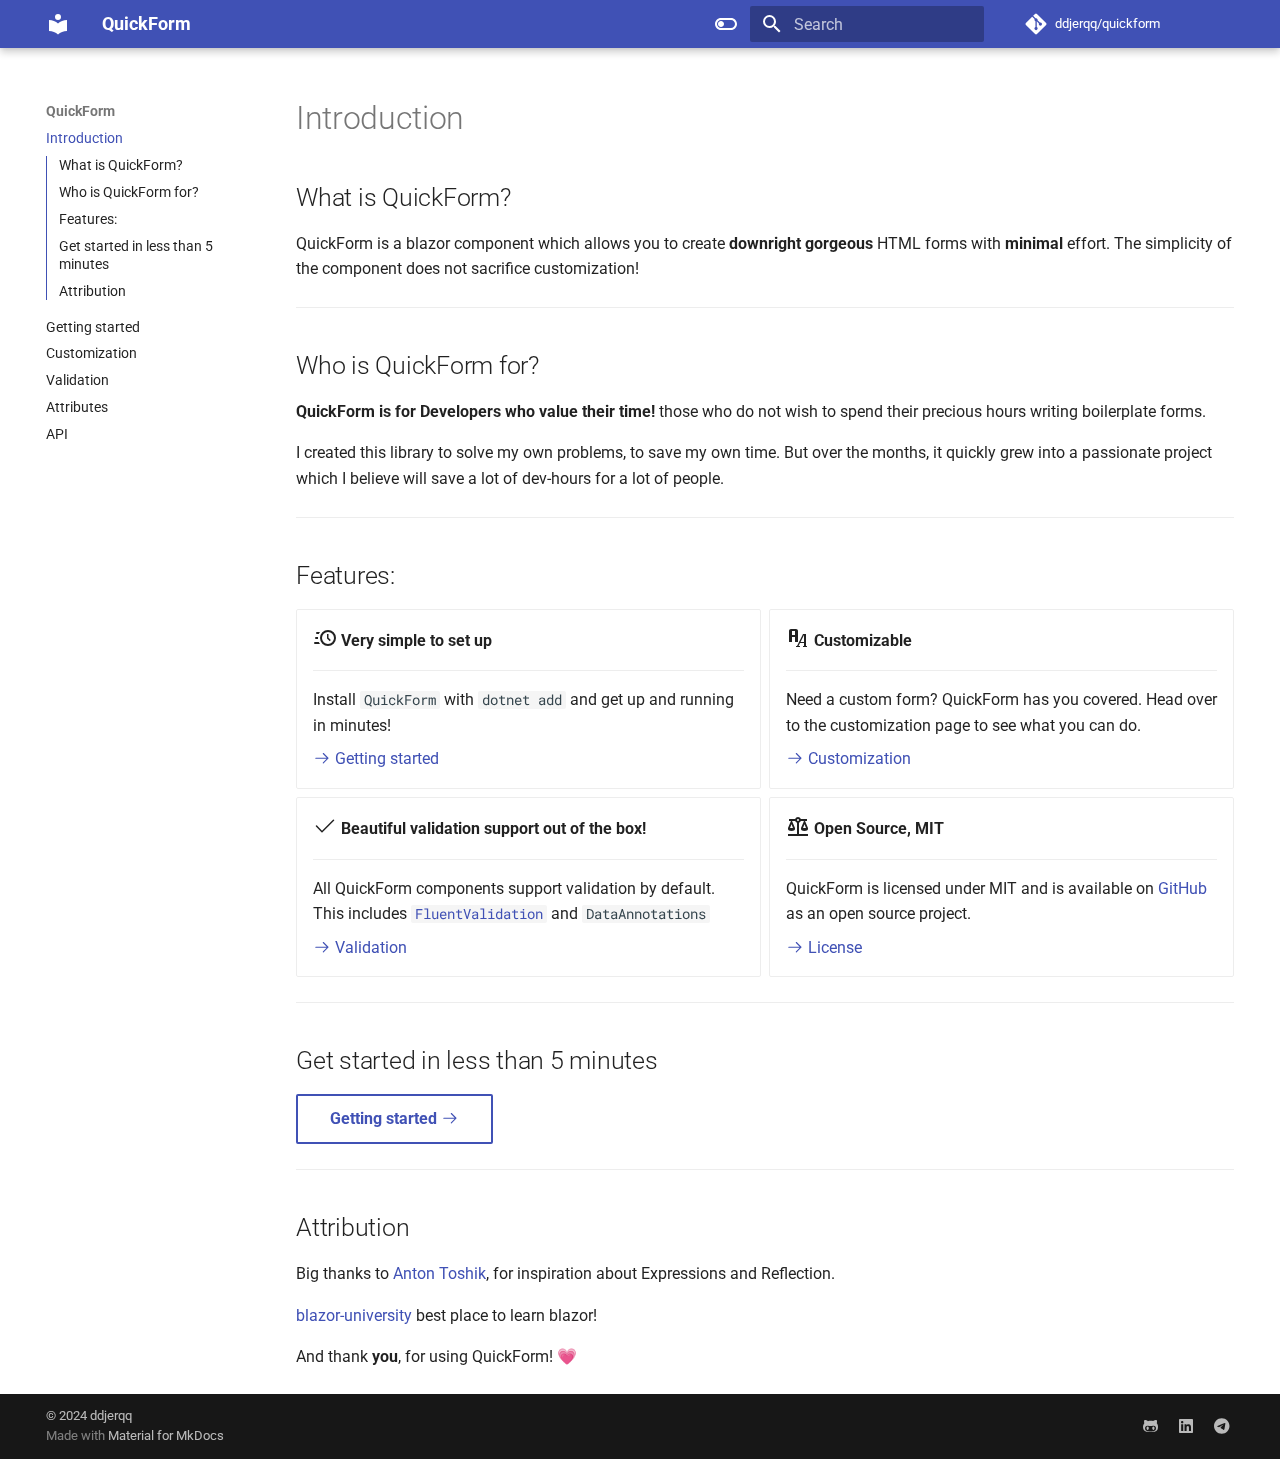
<file: index.html>
<!doctype html>
<html lang="en" class="no-js">
  <head>
    
      <meta charset="utf-8">
      <meta name="viewport" content="width=device-width,initial-scale=1">
      
        <meta name="description" content="QuickForm is a simple and powerful form builder for blazor developers.">
      
      
        <meta name="author" content="ddjerqq">
      
      
        <link rel="canonical" href="https://ddjerqq.github.io/quickform/">
      
      
      
        <link rel="next" href="getting-started/">
      
      
      <link rel="icon" href="assets/images/favicon.png">
      <meta name="generator" content="mkdocs-1.6.0, mkdocs-material-9.5.31">
    
    
      
        <title>Introduction - QuickForm</title>
      
    
    
      <link rel="stylesheet" href="assets/stylesheets/main.3cba04c6.min.css">
      
        
        <link rel="stylesheet" href="assets/stylesheets/palette.06af60db.min.css">
      
      


    
    
      
    
    
      
        
        
        <link rel="preconnect" href="https://fonts.gstatic.com" crossorigin>
        <link rel="stylesheet" href="https://fonts.googleapis.com/css?family=Roboto:300,300i,400,400i,700,700i%7CRoboto+Mono:400,400i,700,700i&display=fallback">
        <style>:root{--md-text-font:"Roboto";--md-code-font:"Roboto Mono"}</style>
      
    
    
    <script>__md_scope=new URL(".",location),__md_hash=e=>[...e].reduce((e,_)=>(e<<5)-e+_.charCodeAt(0),0),__md_get=(e,_=localStorage,t=__md_scope)=>JSON.parse(_.getItem(t.pathname+"."+e)),__md_set=(e,_,t=localStorage,a=__md_scope)=>{try{t.setItem(a.pathname+"."+e,JSON.stringify(_))}catch(e){}}</script>
    
      

    
    
    
  </head>
  
  
    
    
      
    
    
    
    
    <body dir="ltr" data-md-color-scheme="default" data-md-color-primary="indigo" data-md-color-accent="deep-purple">
  
    
    <input class="md-toggle" data-md-toggle="drawer" type="checkbox" id="__drawer" autocomplete="off">
    <input class="md-toggle" data-md-toggle="search" type="checkbox" id="__search" autocomplete="off">
    <label class="md-overlay" for="__drawer"></label>
    <div data-md-component="skip">
      
        
        <a href="#introduction" class="md-skip">
          Skip to content
        </a>
      
    </div>
    <div data-md-component="announce">
      
    </div>
    
    
      

  

<header class="md-header md-header--shadow" data-md-component="header">
  <nav class="md-header__inner md-grid" aria-label="Header">
    <a href="." title="QuickForm" class="md-header__button md-logo" aria-label="QuickForm" data-md-component="logo">
      
  
  <svg xmlns="http://www.w3.org/2000/svg" viewBox="0 0 24 24"><path d="M12 8a3 3 0 0 0 3-3 3 3 0 0 0-3-3 3 3 0 0 0-3 3 3 3 0 0 0 3 3m0 3.54C9.64 9.35 6.5 8 3 8v11c3.5 0 6.64 1.35 9 3.54 2.36-2.19 5.5-3.54 9-3.54V8c-3.5 0-6.64 1.35-9 3.54Z"/></svg>

    </a>
    <label class="md-header__button md-icon" for="__drawer">
      
      <svg xmlns="http://www.w3.org/2000/svg" viewBox="0 0 24 24"><path d="M3 6h18v2H3V6m0 5h18v2H3v-2m0 5h18v2H3v-2Z"/></svg>
    </label>
    <div class="md-header__title" data-md-component="header-title">
      <div class="md-header__ellipsis">
        <div class="md-header__topic">
          <span class="md-ellipsis">
            QuickForm
          </span>
        </div>
        <div class="md-header__topic" data-md-component="header-topic">
          <span class="md-ellipsis">
            
              Introduction
            
          </span>
        </div>
      </div>
    </div>
    
      
        <form class="md-header__option" data-md-component="palette">
  
    
    
    
    <input class="md-option" data-md-color-media="" data-md-color-scheme="default" data-md-color-primary="indigo" data-md-color-accent="deep-purple"  aria-label="switch to dark mode"  type="radio" name="__palette" id="__palette_0">
    
      <label class="md-header__button md-icon" title="switch to dark mode" for="__palette_1" hidden>
        <svg xmlns="http://www.w3.org/2000/svg" viewBox="0 0 24 24"><path d="M17 6H7c-3.31 0-6 2.69-6 6s2.69 6 6 6h10c3.31 0 6-2.69 6-6s-2.69-6-6-6zm0 10H7c-2.21 0-4-1.79-4-4s1.79-4 4-4h10c2.21 0 4 1.79 4 4s-1.79 4-4 4zM7 9c-1.66 0-3 1.34-3 3s1.34 3 3 3 3-1.34 3-3-1.34-3-3-3z"/></svg>
      </label>
    
  
    
    
    
    <input class="md-option" data-md-color-media="" data-md-color-scheme="slate" data-md-color-primary="indigo" data-md-color-accent="deep-purple"  aria-label="switch to light mode"  type="radio" name="__palette" id="__palette_1">
    
      <label class="md-header__button md-icon" title="switch to light mode" for="__palette_0" hidden>
        <svg xmlns="http://www.w3.org/2000/svg" viewBox="0 0 24 24"><path d="M17 7H7a5 5 0 0 0-5 5 5 5 0 0 0 5 5h10a5 5 0 0 0 5-5 5 5 0 0 0-5-5m0 8a3 3 0 0 1-3-3 3 3 0 0 1 3-3 3 3 0 0 1 3 3 3 3 0 0 1-3 3Z"/></svg>
      </label>
    
  
</form>
      
    
    
      <script>var media,input,key,value,palette=__md_get("__palette");if(palette&&palette.color){"(prefers-color-scheme)"===palette.color.media&&(media=matchMedia("(prefers-color-scheme: light)"),input=document.querySelector(media.matches?"[data-md-color-media='(prefers-color-scheme: light)']":"[data-md-color-media='(prefers-color-scheme: dark)']"),palette.color.media=input.getAttribute("data-md-color-media"),palette.color.scheme=input.getAttribute("data-md-color-scheme"),palette.color.primary=input.getAttribute("data-md-color-primary"),palette.color.accent=input.getAttribute("data-md-color-accent"));for([key,value]of Object.entries(palette.color))document.body.setAttribute("data-md-color-"+key,value)}</script>
    
    
    
      <label class="md-header__button md-icon" for="__search">
        
        <svg xmlns="http://www.w3.org/2000/svg" viewBox="0 0 24 24"><path d="M9.5 3A6.5 6.5 0 0 1 16 9.5c0 1.61-.59 3.09-1.56 4.23l.27.27h.79l5 5-1.5 1.5-5-5v-.79l-.27-.27A6.516 6.516 0 0 1 9.5 16 6.5 6.5 0 0 1 3 9.5 6.5 6.5 0 0 1 9.5 3m0 2C7 5 5 7 5 9.5S7 14 9.5 14 14 12 14 9.5 12 5 9.5 5Z"/></svg>
      </label>
      <div class="md-search" data-md-component="search" role="dialog">
  <label class="md-search__overlay" for="__search"></label>
  <div class="md-search__inner" role="search">
    <form class="md-search__form" name="search">
      <input type="text" class="md-search__input" name="query" aria-label="Search" placeholder="Search" autocapitalize="off" autocorrect="off" autocomplete="off" spellcheck="false" data-md-component="search-query" required>
      <label class="md-search__icon md-icon" for="__search">
        
        <svg xmlns="http://www.w3.org/2000/svg" viewBox="0 0 24 24"><path d="M9.5 3A6.5 6.5 0 0 1 16 9.5c0 1.61-.59 3.09-1.56 4.23l.27.27h.79l5 5-1.5 1.5-5-5v-.79l-.27-.27A6.516 6.516 0 0 1 9.5 16 6.5 6.5 0 0 1 3 9.5 6.5 6.5 0 0 1 9.5 3m0 2C7 5 5 7 5 9.5S7 14 9.5 14 14 12 14 9.5 12 5 9.5 5Z"/></svg>
        
        <svg xmlns="http://www.w3.org/2000/svg" viewBox="0 0 24 24"><path d="M20 11v2H8l5.5 5.5-1.42 1.42L4.16 12l7.92-7.92L13.5 5.5 8 11h12Z"/></svg>
      </label>
      <nav class="md-search__options" aria-label="Search">
        
        <button type="reset" class="md-search__icon md-icon" title="Clear" aria-label="Clear" tabindex="-1">
          
          <svg xmlns="http://www.w3.org/2000/svg" viewBox="0 0 24 24"><path d="M19 6.41 17.59 5 12 10.59 6.41 5 5 6.41 10.59 12 5 17.59 6.41 19 12 13.41 17.59 19 19 17.59 13.41 12 19 6.41Z"/></svg>
        </button>
      </nav>
      
        <div class="md-search__suggest" data-md-component="search-suggest"></div>
      
    </form>
    <div class="md-search__output">
      <div class="md-search__scrollwrap" tabindex="0" data-md-scrollfix>
        <div class="md-search-result" data-md-component="search-result">
          <div class="md-search-result__meta">
            Initializing search
          </div>
          <ol class="md-search-result__list" role="presentation"></ol>
        </div>
      </div>
    </div>
  </div>
</div>
    
    
      <div class="md-header__source">
        <a href="https://github.com/ddjerqq/quickform" title="Go to repository" class="md-source" data-md-component="source">
  <div class="md-source__icon md-icon">
    
    <svg xmlns="http://www.w3.org/2000/svg" viewBox="0 0 448 512"><!--! Font Awesome Free 6.6.0 by @fontawesome - https://fontawesome.com License - https://fontawesome.com/license/free (Icons: CC BY 4.0, Fonts: SIL OFL 1.1, Code: MIT License) Copyright 2024 Fonticons, Inc.--><path d="M439.55 236.05 244 40.45a28.87 28.87 0 0 0-40.81 0l-40.66 40.63 51.52 51.52c27.06-9.14 52.68 16.77 43.39 43.68l49.66 49.66c34.23-11.8 61.18 31 35.47 56.69-26.49 26.49-70.21-2.87-56-37.34L240.22 199v121.85c25.3 12.54 22.26 41.85 9.08 55a34.34 34.34 0 0 1-48.55 0c-17.57-17.6-11.07-46.91 11.25-56v-123c-20.8-8.51-24.6-30.74-18.64-45L142.57 101 8.45 235.14a28.86 28.86 0 0 0 0 40.81l195.61 195.6a28.86 28.86 0 0 0 40.8 0l194.69-194.69a28.86 28.86 0 0 0 0-40.81z"/></svg>
  </div>
  <div class="md-source__repository">
    ddjerqq/quickform
  </div>
</a>
      </div>
    
  </nav>
  
</header>
    
    <div class="md-container" data-md-component="container">
      
      
        
          
        
      
      <main class="md-main" data-md-component="main">
        <div class="md-main__inner md-grid">
          
            
              
              <div class="md-sidebar md-sidebar--primary" data-md-component="sidebar" data-md-type="navigation" >
                <div class="md-sidebar__scrollwrap">
                  <div class="md-sidebar__inner">
                    



  

<nav class="md-nav md-nav--primary md-nav--integrated" aria-label="Navigation" data-md-level="0">
  <label class="md-nav__title" for="__drawer">
    <a href="." title="QuickForm" class="md-nav__button md-logo" aria-label="QuickForm" data-md-component="logo">
      
  
  <svg xmlns="http://www.w3.org/2000/svg" viewBox="0 0 24 24"><path d="M12 8a3 3 0 0 0 3-3 3 3 0 0 0-3-3 3 3 0 0 0-3 3 3 3 0 0 0 3 3m0 3.54C9.64 9.35 6.5 8 3 8v11c3.5 0 6.64 1.35 9 3.54 2.36-2.19 5.5-3.54 9-3.54V8c-3.5 0-6.64 1.35-9 3.54Z"/></svg>

    </a>
    QuickForm
  </label>
  
    <div class="md-nav__source">
      <a href="https://github.com/ddjerqq/quickform" title="Go to repository" class="md-source" data-md-component="source">
  <div class="md-source__icon md-icon">
    
    <svg xmlns="http://www.w3.org/2000/svg" viewBox="0 0 448 512"><!--! Font Awesome Free 6.6.0 by @fontawesome - https://fontawesome.com License - https://fontawesome.com/license/free (Icons: CC BY 4.0, Fonts: SIL OFL 1.1, Code: MIT License) Copyright 2024 Fonticons, Inc.--><path d="M439.55 236.05 244 40.45a28.87 28.87 0 0 0-40.81 0l-40.66 40.63 51.52 51.52c27.06-9.14 52.68 16.77 43.39 43.68l49.66 49.66c34.23-11.8 61.18 31 35.47 56.69-26.49 26.49-70.21-2.87-56-37.34L240.22 199v121.85c25.3 12.54 22.26 41.85 9.08 55a34.34 34.34 0 0 1-48.55 0c-17.57-17.6-11.07-46.91 11.25-56v-123c-20.8-8.51-24.6-30.74-18.64-45L142.57 101 8.45 235.14a28.86 28.86 0 0 0 0 40.81l195.61 195.6a28.86 28.86 0 0 0 40.8 0l194.69-194.69a28.86 28.86 0 0 0 0-40.81z"/></svg>
  </div>
  <div class="md-source__repository">
    ddjerqq/quickform
  </div>
</a>
    </div>
  
  <ul class="md-nav__list" data-md-scrollfix>
    
      
      
  
  
    
  
  
  
    <li class="md-nav__item md-nav__item--active">
      
      <input class="md-nav__toggle md-toggle" type="checkbox" id="__toc">
      
      
        
      
      
        <label class="md-nav__link md-nav__link--active" for="__toc">
          
  
  <span class="md-ellipsis">
    Introduction
  </span>
  

          <span class="md-nav__icon md-icon"></span>
        </label>
      
      <a href="." class="md-nav__link md-nav__link--active">
        
  
  <span class="md-ellipsis">
    Introduction
  </span>
  

      </a>
      
        

<nav class="md-nav md-nav--secondary" aria-label="Table of contents">
  
  
  
    
  
  
    <label class="md-nav__title" for="__toc">
      <span class="md-nav__icon md-icon"></span>
      Table of contents
    </label>
    <ul class="md-nav__list" data-md-component="toc" data-md-scrollfix>
      
        <li class="md-nav__item">
  <a href="#what-is-quickform" class="md-nav__link">
    <span class="md-ellipsis">
      What is QuickForm?
    </span>
  </a>
  
</li>
      
        <li class="md-nav__item">
  <a href="#who-is-quickform-for" class="md-nav__link">
    <span class="md-ellipsis">
      Who is QuickForm for?
    </span>
  </a>
  
</li>
      
        <li class="md-nav__item">
  <a href="#features" class="md-nav__link">
    <span class="md-ellipsis">
      Features:
    </span>
  </a>
  
</li>
      
        <li class="md-nav__item">
  <a href="#get-started-in-less-than-5-minutes" class="md-nav__link">
    <span class="md-ellipsis">
      Get started in less than 5 minutes
    </span>
  </a>
  
</li>
      
        <li class="md-nav__item">
  <a href="#attribution" class="md-nav__link">
    <span class="md-ellipsis">
      Attribution
    </span>
  </a>
  
</li>
      
    </ul>
  
</nav>
      
    </li>
  

    
      
      
  
  
  
  
    <li class="md-nav__item">
      <a href="getting-started/" class="md-nav__link">
        
  
  <span class="md-ellipsis">
    Getting started
  </span>
  

      </a>
    </li>
  

    
      
      
  
  
  
  
    <li class="md-nav__item">
      <a href="customization/" class="md-nav__link">
        
  
  <span class="md-ellipsis">
    Customization
  </span>
  

      </a>
    </li>
  

    
      
      
  
  
  
  
    <li class="md-nav__item">
      <a href="validation/" class="md-nav__link">
        
  
  <span class="md-ellipsis">
    Validation
  </span>
  

      </a>
    </li>
  

    
      
      
  
  
  
  
    <li class="md-nav__item">
      <a href="attributes/" class="md-nav__link">
        
  
  <span class="md-ellipsis">
    Attributes
  </span>
  

      </a>
    </li>
  

    
      
      
  
  
  
  
    <li class="md-nav__item">
      <a href="api/" class="md-nav__link">
        
  
  <span class="md-ellipsis">
    API
  </span>
  

      </a>
    </li>
  

    
  </ul>
</nav>
                  </div>
                </div>
              </div>
            
            
          
          
            <div class="md-content" data-md-component="content">
              <article class="md-content__inner md-typeset">
                
                  

  
  


<h1 id="introduction">Introduction</h1>
<h2 id="what-is-quickform">What is QuickForm?</h2>
<p>QuickForm is a blazor component which allows you to create <strong>downright gorgeous</strong> HTML forms
with <strong>minimal</strong> effort. The simplicity of the component does not sacrifice customization!</p>
<hr />
<h2 id="who-is-quickform-for">Who is QuickForm for?</h2>
<p><strong>QuickForm is for Developers who value their time!</strong> 
those who do not wish to spend their precious hours writing boilerplate forms.</p>
<p>I created this library to solve my own problems, to save my own time.
But over the months, it quickly grew into a passionate project which I believe will save a lot of dev-hours for a lot of people.</p>
<hr />
<h2 id="features">Features:</h2>
<div class="grid cards">
<ul>
<li>
<p><span class="twemoji lg"><svg xmlns="http://www.w3.org/2000/svg" viewBox="0 0 24 24"><path d="M15 4a8 8 0 0 1 8 8 8 8 0 0 1-8 8 8 8 0 0 1-8-8 8 8 0 0 1 8-8m0 2a6 6 0 0 0-6 6 6 6 0 0 0 6 6 6 6 0 0 0 6-6 6 6 0 0 0-6-6m-1 2h1.5v3.78l2.33 2.33-1.06 1.06L14 12.4V8M2 18a1 1 0 0 1-1-1 1 1 0 0 1 1-1h3.83c.31.71.71 1.38 1.17 2H2m1-5a1 1 0 0 1-1-1 1 1 0 0 1 1-1h2.05L5 12l.05 1H3m1-5a1 1 0 0 1-1-1 1 1 0 0 1 1-1h3c-.46.62-.86 1.29-1.17 2H4Z"/></svg></span> <strong>Very simple to set up</strong></p>
<hr />
<p>Install <code>QuickForm</code> with <code>dotnet add</code> and get up
and running in minutes!</p>
<p><a href="getting-started"><span class="twemoji"><svg xmlns="http://www.w3.org/2000/svg" viewBox="0 0 24 24"><path d="M13.22 19.03a.75.75 0 0 1 0-1.06L18.19 13H3.75a.75.75 0 0 1 0-1.5h14.44l-4.97-4.97a.749.749 0 0 1 .326-1.275.749.749 0 0 1 .734.215l6.25 6.25a.75.75 0 0 1 0 1.06l-6.25 6.25a.75.75 0 0 1-1.06 0Z"/></svg></span> Getting started</a></p>
</li>
<li>
<p><span class="twemoji lg"><svg xmlns="http://www.w3.org/2000/svg" viewBox="0 0 24 24"><path d="M17 8h3v12h1v1h-4v-1h1v-3h-4l-1.5 3H14v1h-4v-1h1l6-12m1 1-3.5 7H18V9M5 3h5c1.11 0 2 .89 2 2v11H9v-5H6v5H3V5c0-1.11.89-2 2-2m1 2v4h3V5H6Z"/></svg></span> <strong>Customizable</strong></p>
<hr />
<p>Need a custom form? QuickForm has you covered. Head over to the customization page to see what you can do.</p>
<p><a href="customization"><span class="twemoji"><svg xmlns="http://www.w3.org/2000/svg" viewBox="0 0 24 24"><path d="M13.22 19.03a.75.75 0 0 1 0-1.06L18.19 13H3.75a.75.75 0 0 1 0-1.5h14.44l-4.97-4.97a.749.749 0 0 1 .326-1.275.749.749 0 0 1 .734.215l6.25 6.25a.75.75 0 0 1 0 1.06l-6.25 6.25a.75.75 0 0 1-1.06 0Z"/></svg></span> Customization</a></p>
</li>
<li>
<p><span class="twemoji lg"><svg xmlns="http://www.w3.org/2000/svg" viewBox="0 0 24 24"><path d="M21.03 5.72a.75.75 0 0 1 0 1.06l-11.5 11.5a.747.747 0 0 1-1.072-.012l-5.5-5.75a.75.75 0 1 1 1.084-1.036l4.97 5.195L19.97 5.72a.75.75 0 0 1 1.06 0Z"/></svg></span> <strong>Beautiful validation support out of the box!</strong></p>
<hr />
<p>All QuickForm components support validation by default.
This includes <a href="https://github.com/Blazored/FluentValidation"><code>FluentValidation</code></a> and <code>DataAnnotations</code> </p>
<p><a href="validation"><span class="twemoji"><svg xmlns="http://www.w3.org/2000/svg" viewBox="0 0 24 24"><path d="M13.22 19.03a.75.75 0 0 1 0-1.06L18.19 13H3.75a.75.75 0 0 1 0-1.5h14.44l-4.97-4.97a.749.749 0 0 1 .326-1.275.749.749 0 0 1 .734.215l6.25 6.25a.75.75 0 0 1 0 1.06l-6.25 6.25a.75.75 0 0 1-1.06 0Z"/></svg></span> Validation</a></p>
</li>
<li>
<p><span class="twemoji lg"><svg xmlns="http://www.w3.org/2000/svg" viewBox="0 0 24 24"><path d="M12 3c-1.27 0-2.4.8-2.82 2H3v2h1.95L2 14c-.47 2 1 3 3.5 3s4.06-1 3.5-3L6.05 7h3.12c.33.85.98 1.5 1.83 1.83V20H2v2h20v-2h-9V8.82c.85-.32 1.5-.97 1.82-1.82h3.13L15 14c-.47 2 1 3 3.5 3s4.06-1 3.5-3l-2.95-7H21V5h-6.17C14.4 3.8 13.27 3 12 3m0 2a1 1 0 0 1 1 1 1 1 0 0 1-1 1 1 1 0 0 1-1-1 1 1 0 0 1 1-1m-6.5 5.25L7 14H4l1.5-3.75m13 0L20 14h-3l1.5-3.75Z"/></svg></span> <strong>Open Source, MIT</strong></p>
<hr />
<p>QuickForm is licensed under MIT and is available on <a href="https://github.com/ddjerqq/quickform">GitHub</a> as an open source project.</p>
<p><a href="https://github.com/ddjerqq/QuickForm/blob/master/LICENSE"><span class="twemoji"><svg xmlns="http://www.w3.org/2000/svg" viewBox="0 0 24 24"><path d="M13.22 19.03a.75.75 0 0 1 0-1.06L18.19 13H3.75a.75.75 0 0 1 0-1.5h14.44l-4.97-4.97a.749.749 0 0 1 .326-1.275.749.749 0 0 1 .734.215l6.25 6.25a.75.75 0 0 1 0 1.06l-6.25 6.25a.75.75 0 0 1-1.06 0Z"/></svg></span> License</a></p>
</li>
</ul>
</div>
<hr />
<h2 id="get-started-in-less-than-5-minutes">Get started in less than 5 minutes</h2>
<p><a class="md-button" href="getting-started">Getting started <span class="twemoji"><svg xmlns="http://www.w3.org/2000/svg" viewBox="0 0 24 24"><path d="M13.22 19.03a.75.75 0 0 1 0-1.06L18.19 13H3.75a.75.75 0 0 1 0-1.5h14.44l-4.97-4.97a.749.749 0 0 1 .326-1.275.749.749 0 0 1 .734.215l6.25 6.25a.75.75 0 0 1 0 1.06l-6.25 6.25a.75.75 0 0 1-1.06 0Z"/></svg></span></a></p>
<hr />
<h2 id="attribution">Attribution</h2>
<p>Big thanks to <a href="https://www.youtube.com/@RawCoding" title="The man, the legend behind Raw Coding">Anton Toshik</a>, 
for inspiration about Expressions and Reflection.</p>
<p><a href="https://blazor-university.com/">blazor-university</a> best place to learn blazor! </p>
<p>And thank <strong>you</strong>, for using QuickForm! 💗</p>







  
  






                
              </article>
            </div>
          
          
  <script>var tabs=__md_get("__tabs");if(Array.isArray(tabs))e:for(var set of document.querySelectorAll(".tabbed-set")){var tab,labels=set.querySelector(".tabbed-labels");for(tab of tabs)for(var label of labels.getElementsByTagName("label"))if(label.innerText.trim()===tab){var input=document.getElementById(label.htmlFor);input.checked=!0;continue e}}</script>

<script>var target=document.getElementById(location.hash.slice(1));target&&target.name&&(target.checked=target.name.startsWith("__tabbed_"))</script>
        </div>
        
      </main>
      
        <footer class="md-footer">
  
  <div class="md-footer-meta md-typeset">
    <div class="md-footer-meta__inner md-grid">
      <div class="md-copyright">
  
    <div class="md-copyright__highlight">
      &copy; 2024 <a href="https://github.com/ddjerqq" target="_blank" rel="noopener">ddjerqq</a>

    </div>
  
  
    Made with
    <a href="https://squidfunk.github.io/mkdocs-material/" target="_blank" rel="noopener">
      Material for MkDocs
    </a>
  
</div>
      
        <div class="md-social">
  
    
    
    
    
      
      
    
    <a href="https://github.com/ddjerqq" target="_blank" rel="noopener" title="github.com" class="md-social__link">
      <svg xmlns="http://www.w3.org/2000/svg" viewBox="0 0 480 512"><!--! Font Awesome Free 6.6.0 by @fontawesome - https://fontawesome.com License - https://fontawesome.com/license/free (Icons: CC BY 4.0, Fonts: SIL OFL 1.1, Code: MIT License) Copyright 2024 Fonticons, Inc.--><path d="M186.1 328.7c0 20.9-10.9 55.1-36.7 55.1s-36.7-34.2-36.7-55.1 10.9-55.1 36.7-55.1 36.7 34.2 36.7 55.1zM480 278.2c0 31.9-3.2 65.7-17.5 95-37.9 76.6-142.1 74.8-216.7 74.8-75.8 0-186.2 2.7-225.6-74.8-14.6-29-20.2-63.1-20.2-95 0-41.9 13.9-81.5 41.5-113.6-5.2-15.8-7.7-32.4-7.7-48.8 0-21.5 4.9-32.3 14.6-51.8 45.3 0 74.3 9 108.8 36 29-6.9 58.8-10 88.7-10 27 0 54.2 2.9 80.4 9.2 34-26.7 63-35.2 107.8-35.2 9.8 19.5 14.6 30.3 14.6 51.8 0 16.4-2.6 32.7-7.7 48.2 27.5 32.4 39 72.3 39 114.2zm-64.3 50.5c0-43.9-26.7-82.6-73.5-82.6-18.9 0-37 3.4-56 6-14.9 2.3-29.8 3.2-45.1 3.2-15.2 0-30.1-.9-45.1-3.2-18.7-2.6-37-6-56-6-46.8 0-73.5 38.7-73.5 82.6 0 87.8 80.4 101.3 150.4 101.3h48.2c70.3 0 150.6-13.4 150.6-101.3zm-82.6-55.1c-25.8 0-36.7 34.2-36.7 55.1s10.9 55.1 36.7 55.1 36.7-34.2 36.7-55.1-10.9-55.1-36.7-55.1z"/></svg>
    </a>
  
    
    
    
    
      
      
    
    <a href="https://www.linkedin.com/in/giorgi-torvalds-4a4a30285/" target="_blank" rel="noopener" title="www.linkedin.com" class="md-social__link">
      <svg xmlns="http://www.w3.org/2000/svg" viewBox="0 0 448 512"><!--! Font Awesome Free 6.6.0 by @fontawesome - https://fontawesome.com License - https://fontawesome.com/license/free (Icons: CC BY 4.0, Fonts: SIL OFL 1.1, Code: MIT License) Copyright 2024 Fonticons, Inc.--><path d="M416 32H31.9C14.3 32 0 46.5 0 64.3v383.4C0 465.5 14.3 480 31.9 480H416c17.6 0 32-14.5 32-32.3V64.3c0-17.8-14.4-32.3-32-32.3zM135.4 416H69V202.2h66.5V416zm-33.2-243c-21.3 0-38.5-17.3-38.5-38.5S80.9 96 102.2 96c21.2 0 38.5 17.3 38.5 38.5 0 21.3-17.2 38.5-38.5 38.5zm282.1 243h-66.4V312c0-24.8-.5-56.7-34.5-56.7-34.6 0-39.9 27-39.9 54.9V416h-66.4V202.2h63.7v29.2h.9c8.9-16.8 30.6-34.5 62.9-34.5 67.2 0 79.7 44.3 79.7 101.9V416z"/></svg>
    </a>
  
    
    
    
    
      
      
    
    <a href="https://t.me/tenxdeveloper" target="_blank" rel="noopener" title="t.me" class="md-social__link">
      <svg xmlns="http://www.w3.org/2000/svg" viewBox="0 0 496 512"><!--! Font Awesome Free 6.6.0 by @fontawesome - https://fontawesome.com License - https://fontawesome.com/license/free (Icons: CC BY 4.0, Fonts: SIL OFL 1.1, Code: MIT License) Copyright 2024 Fonticons, Inc.--><path d="M248 8C111.033 8 0 119.033 0 256s111.033 248 248 248 248-111.033 248-248S384.967 8 248 8Zm114.952 168.66c-3.732 39.215-19.881 134.378-28.1 178.3-3.476 18.584-10.322 24.816-16.948 25.425-14.4 1.326-25.338-9.517-39.287-18.661-21.827-14.308-34.158-23.215-55.346-37.177-24.485-16.135-8.612-25 5.342-39.5 3.652-3.793 67.107-61.51 68.335-66.746.153-.655.3-3.1-1.154-4.384s-3.59-.849-5.135-.5q-3.283.746-104.608 69.142-14.845 10.194-26.894 9.934c-8.855-.191-25.888-5.006-38.551-9.123-15.531-5.048-27.875-7.717-26.8-16.291q.84-6.7 18.45-13.7 108.446-47.248 144.628-62.3c68.872-28.647 83.183-33.623 92.511-33.789 2.052-.034 6.639.474 9.61 2.885a10.452 10.452 0 0 1 3.53 6.716 43.765 43.765 0 0 1 .417 9.769Z"/></svg>
    </a>
  
</div>
      
    </div>
  </div>
</footer>
      
    </div>
    <div class="md-dialog" data-md-component="dialog">
      <div class="md-dialog__inner md-typeset"></div>
    </div>
    
    
    <script id="__config" type="application/json">{"base": ".", "features": ["navigation.sections", "toc.integrate", "search.suggest", "search.highlight", "content.tabs.link", "content.code.copy", "content.code.select", "content.code.annotate", "content.tooltips"], "search": "assets/javascripts/workers/search.b8dbb3d2.min.js", "translations": {"clipboard.copied": "Copied to clipboard", "clipboard.copy": "Copy to clipboard", "search.result.more.one": "1 more on this page", "search.result.more.other": "# more on this page", "search.result.none": "No matching documents", "search.result.one": "1 matching document", "search.result.other": "# matching documents", "search.result.placeholder": "Type to start searching", "search.result.term.missing": "Missing", "select.version": "Select version"}}</script>
    
    
      <script src="assets/javascripts/bundle.fe8b6f2b.min.js"></script>
      
    
  </body>
</html>
</file>
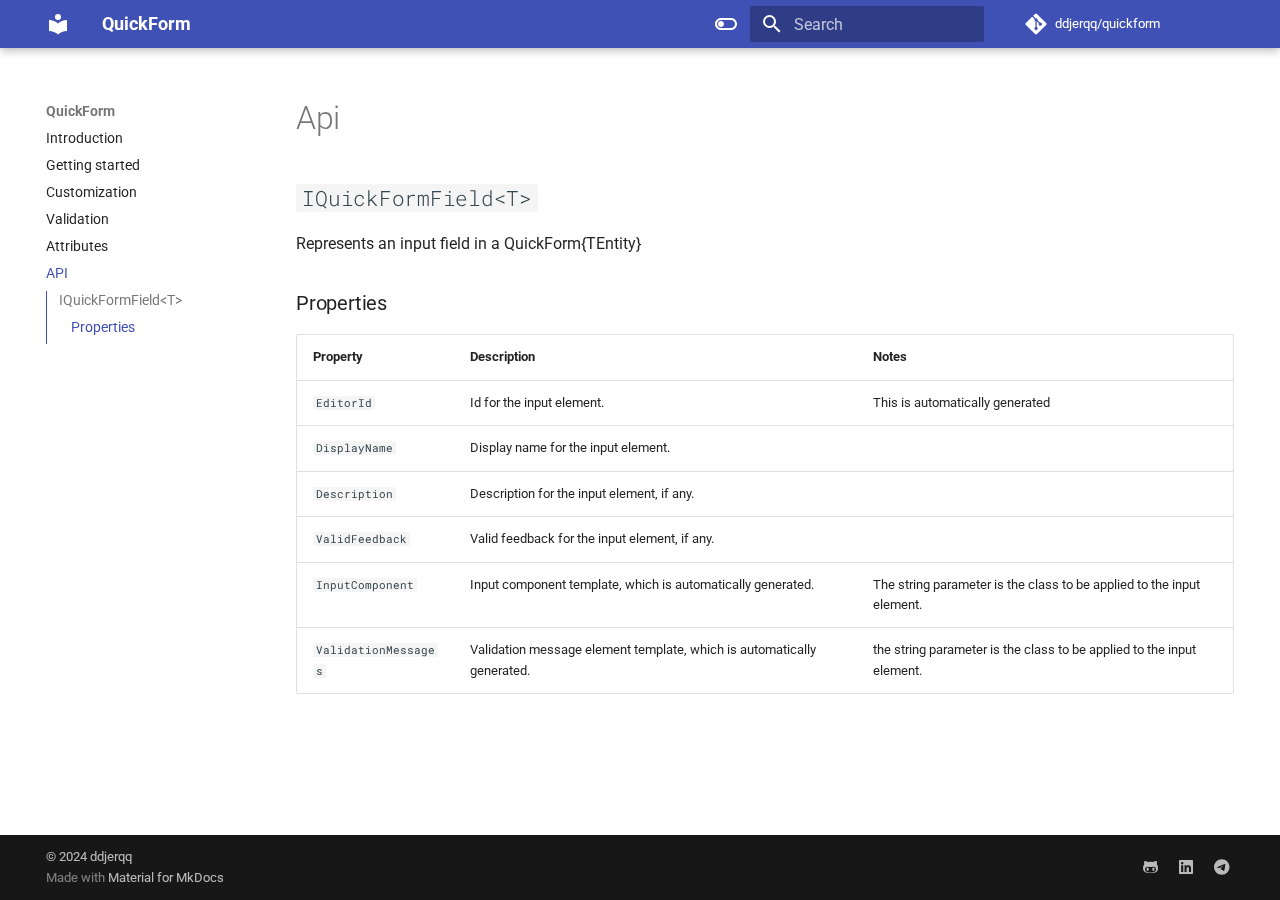
<file: api/index.html>
<!doctype html>
<html lang="en" class="no-js">
  <head>
    
      <meta charset="utf-8">
      <meta name="viewport" content="width=device-width,initial-scale=1">
      
        <meta name="description" content="QuickForm is a simple and powerful form builder for blazor developers.">
      
      
        <meta name="author" content="ddjerqq">
      
      
        <link rel="canonical" href="https://ddjerqq.github.io/quickform/api/">
      
      
        <link rel="prev" href="../attributes/">
      
      
      
      <link rel="icon" href="../assets/images/favicon.png">
      <meta name="generator" content="mkdocs-1.6.0, mkdocs-material-9.5.31">
    
    
      
        <title>Api - QuickForm</title>
      
    
    
      <link rel="stylesheet" href="../assets/stylesheets/main.3cba04c6.min.css">
      
        
        <link rel="stylesheet" href="../assets/stylesheets/palette.06af60db.min.css">
      
      


    
    
      
    
    
      
        
        
        <link rel="preconnect" href="https://fonts.gstatic.com" crossorigin>
        <link rel="stylesheet" href="https://fonts.googleapis.com/css?family=Roboto:300,300i,400,400i,700,700i%7CRoboto+Mono:400,400i,700,700i&display=fallback">
        <style>:root{--md-text-font:"Roboto";--md-code-font:"Roboto Mono"}</style>
      
    
    
    <script>__md_scope=new URL("..",location),__md_hash=e=>[...e].reduce((e,_)=>(e<<5)-e+_.charCodeAt(0),0),__md_get=(e,_=localStorage,t=__md_scope)=>JSON.parse(_.getItem(t.pathname+"."+e)),__md_set=(e,_,t=localStorage,a=__md_scope)=>{try{t.setItem(a.pathname+"."+e,JSON.stringify(_))}catch(e){}}</script>
    
      

    
    
    
  </head>
  
  
    
    
      
    
    
    
    
    <body dir="ltr" data-md-color-scheme="default" data-md-color-primary="indigo" data-md-color-accent="deep-purple">
  
    
    <input class="md-toggle" data-md-toggle="drawer" type="checkbox" id="__drawer" autocomplete="off">
    <input class="md-toggle" data-md-toggle="search" type="checkbox" id="__search" autocomplete="off">
    <label class="md-overlay" for="__drawer"></label>
    <div data-md-component="skip">
      
        
        <a href="#api" class="md-skip">
          Skip to content
        </a>
      
    </div>
    <div data-md-component="announce">
      
    </div>
    
    
      

  

<header class="md-header md-header--shadow" data-md-component="header">
  <nav class="md-header__inner md-grid" aria-label="Header">
    <a href=".." title="QuickForm" class="md-header__button md-logo" aria-label="QuickForm" data-md-component="logo">
      
  
  <svg xmlns="http://www.w3.org/2000/svg" viewBox="0 0 24 24"><path d="M12 8a3 3 0 0 0 3-3 3 3 0 0 0-3-3 3 3 0 0 0-3 3 3 3 0 0 0 3 3m0 3.54C9.64 9.35 6.5 8 3 8v11c3.5 0 6.64 1.35 9 3.54 2.36-2.19 5.5-3.54 9-3.54V8c-3.5 0-6.64 1.35-9 3.54Z"/></svg>

    </a>
    <label class="md-header__button md-icon" for="__drawer">
      
      <svg xmlns="http://www.w3.org/2000/svg" viewBox="0 0 24 24"><path d="M3 6h18v2H3V6m0 5h18v2H3v-2m0 5h18v2H3v-2Z"/></svg>
    </label>
    <div class="md-header__title" data-md-component="header-title">
      <div class="md-header__ellipsis">
        <div class="md-header__topic">
          <span class="md-ellipsis">
            QuickForm
          </span>
        </div>
        <div class="md-header__topic" data-md-component="header-topic">
          <span class="md-ellipsis">
            
              Api
            
          </span>
        </div>
      </div>
    </div>
    
      
        <form class="md-header__option" data-md-component="palette">
  
    
    
    
    <input class="md-option" data-md-color-media="" data-md-color-scheme="default" data-md-color-primary="indigo" data-md-color-accent="deep-purple"  aria-label="switch to dark mode"  type="radio" name="__palette" id="__palette_0">
    
      <label class="md-header__button md-icon" title="switch to dark mode" for="__palette_1" hidden>
        <svg xmlns="http://www.w3.org/2000/svg" viewBox="0 0 24 24"><path d="M17 6H7c-3.31 0-6 2.69-6 6s2.69 6 6 6h10c3.31 0 6-2.69 6-6s-2.69-6-6-6zm0 10H7c-2.21 0-4-1.79-4-4s1.79-4 4-4h10c2.21 0 4 1.79 4 4s-1.79 4-4 4zM7 9c-1.66 0-3 1.34-3 3s1.34 3 3 3 3-1.34 3-3-1.34-3-3-3z"/></svg>
      </label>
    
  
    
    
    
    <input class="md-option" data-md-color-media="" data-md-color-scheme="slate" data-md-color-primary="indigo" data-md-color-accent="deep-purple"  aria-label="switch to light mode"  type="radio" name="__palette" id="__palette_1">
    
      <label class="md-header__button md-icon" title="switch to light mode" for="__palette_0" hidden>
        <svg xmlns="http://www.w3.org/2000/svg" viewBox="0 0 24 24"><path d="M17 7H7a5 5 0 0 0-5 5 5 5 0 0 0 5 5h10a5 5 0 0 0 5-5 5 5 0 0 0-5-5m0 8a3 3 0 0 1-3-3 3 3 0 0 1 3-3 3 3 0 0 1 3 3 3 3 0 0 1-3 3Z"/></svg>
      </label>
    
  
</form>
      
    
    
      <script>var media,input,key,value,palette=__md_get("__palette");if(palette&&palette.color){"(prefers-color-scheme)"===palette.color.media&&(media=matchMedia("(prefers-color-scheme: light)"),input=document.querySelector(media.matches?"[data-md-color-media='(prefers-color-scheme: light)']":"[data-md-color-media='(prefers-color-scheme: dark)']"),palette.color.media=input.getAttribute("data-md-color-media"),palette.color.scheme=input.getAttribute("data-md-color-scheme"),palette.color.primary=input.getAttribute("data-md-color-primary"),palette.color.accent=input.getAttribute("data-md-color-accent"));for([key,value]of Object.entries(palette.color))document.body.setAttribute("data-md-color-"+key,value)}</script>
    
    
    
      <label class="md-header__button md-icon" for="__search">
        
        <svg xmlns="http://www.w3.org/2000/svg" viewBox="0 0 24 24"><path d="M9.5 3A6.5 6.5 0 0 1 16 9.5c0 1.61-.59 3.09-1.56 4.23l.27.27h.79l5 5-1.5 1.5-5-5v-.79l-.27-.27A6.516 6.516 0 0 1 9.5 16 6.5 6.5 0 0 1 3 9.5 6.5 6.5 0 0 1 9.5 3m0 2C7 5 5 7 5 9.5S7 14 9.5 14 14 12 14 9.5 12 5 9.5 5Z"/></svg>
      </label>
      <div class="md-search" data-md-component="search" role="dialog">
  <label class="md-search__overlay" for="__search"></label>
  <div class="md-search__inner" role="search">
    <form class="md-search__form" name="search">
      <input type="text" class="md-search__input" name="query" aria-label="Search" placeholder="Search" autocapitalize="off" autocorrect="off" autocomplete="off" spellcheck="false" data-md-component="search-query" required>
      <label class="md-search__icon md-icon" for="__search">
        
        <svg xmlns="http://www.w3.org/2000/svg" viewBox="0 0 24 24"><path d="M9.5 3A6.5 6.5 0 0 1 16 9.5c0 1.61-.59 3.09-1.56 4.23l.27.27h.79l5 5-1.5 1.5-5-5v-.79l-.27-.27A6.516 6.516 0 0 1 9.5 16 6.5 6.5 0 0 1 3 9.5 6.5 6.5 0 0 1 9.5 3m0 2C7 5 5 7 5 9.5S7 14 9.5 14 14 12 14 9.5 12 5 9.5 5Z"/></svg>
        
        <svg xmlns="http://www.w3.org/2000/svg" viewBox="0 0 24 24"><path d="M20 11v2H8l5.5 5.5-1.42 1.42L4.16 12l7.92-7.92L13.5 5.5 8 11h12Z"/></svg>
      </label>
      <nav class="md-search__options" aria-label="Search">
        
        <button type="reset" class="md-search__icon md-icon" title="Clear" aria-label="Clear" tabindex="-1">
          
          <svg xmlns="http://www.w3.org/2000/svg" viewBox="0 0 24 24"><path d="M19 6.41 17.59 5 12 10.59 6.41 5 5 6.41 10.59 12 5 17.59 6.41 19 12 13.41 17.59 19 19 17.59 13.41 12 19 6.41Z"/></svg>
        </button>
      </nav>
      
        <div class="md-search__suggest" data-md-component="search-suggest"></div>
      
    </form>
    <div class="md-search__output">
      <div class="md-search__scrollwrap" tabindex="0" data-md-scrollfix>
        <div class="md-search-result" data-md-component="search-result">
          <div class="md-search-result__meta">
            Initializing search
          </div>
          <ol class="md-search-result__list" role="presentation"></ol>
        </div>
      </div>
    </div>
  </div>
</div>
    
    
      <div class="md-header__source">
        <a href="https://github.com/ddjerqq/quickform" title="Go to repository" class="md-source" data-md-component="source">
  <div class="md-source__icon md-icon">
    
    <svg xmlns="http://www.w3.org/2000/svg" viewBox="0 0 448 512"><!--! Font Awesome Free 6.6.0 by @fontawesome - https://fontawesome.com License - https://fontawesome.com/license/free (Icons: CC BY 4.0, Fonts: SIL OFL 1.1, Code: MIT License) Copyright 2024 Fonticons, Inc.--><path d="M439.55 236.05 244 40.45a28.87 28.87 0 0 0-40.81 0l-40.66 40.63 51.52 51.52c27.06-9.14 52.68 16.77 43.39 43.68l49.66 49.66c34.23-11.8 61.18 31 35.47 56.69-26.49 26.49-70.21-2.87-56-37.34L240.22 199v121.85c25.3 12.54 22.26 41.85 9.08 55a34.34 34.34 0 0 1-48.55 0c-17.57-17.6-11.07-46.91 11.25-56v-123c-20.8-8.51-24.6-30.74-18.64-45L142.57 101 8.45 235.14a28.86 28.86 0 0 0 0 40.81l195.61 195.6a28.86 28.86 0 0 0 40.8 0l194.69-194.69a28.86 28.86 0 0 0 0-40.81z"/></svg>
  </div>
  <div class="md-source__repository">
    ddjerqq/quickform
  </div>
</a>
      </div>
    
  </nav>
  
</header>
    
    <div class="md-container" data-md-component="container">
      
      
        
          
        
      
      <main class="md-main" data-md-component="main">
        <div class="md-main__inner md-grid">
          
            
              
              <div class="md-sidebar md-sidebar--primary" data-md-component="sidebar" data-md-type="navigation" >
                <div class="md-sidebar__scrollwrap">
                  <div class="md-sidebar__inner">
                    



  

<nav class="md-nav md-nav--primary md-nav--integrated" aria-label="Navigation" data-md-level="0">
  <label class="md-nav__title" for="__drawer">
    <a href=".." title="QuickForm" class="md-nav__button md-logo" aria-label="QuickForm" data-md-component="logo">
      
  
  <svg xmlns="http://www.w3.org/2000/svg" viewBox="0 0 24 24"><path d="M12 8a3 3 0 0 0 3-3 3 3 0 0 0-3-3 3 3 0 0 0-3 3 3 3 0 0 0 3 3m0 3.54C9.64 9.35 6.5 8 3 8v11c3.5 0 6.64 1.35 9 3.54 2.36-2.19 5.5-3.54 9-3.54V8c-3.5 0-6.64 1.35-9 3.54Z"/></svg>

    </a>
    QuickForm
  </label>
  
    <div class="md-nav__source">
      <a href="https://github.com/ddjerqq/quickform" title="Go to repository" class="md-source" data-md-component="source">
  <div class="md-source__icon md-icon">
    
    <svg xmlns="http://www.w3.org/2000/svg" viewBox="0 0 448 512"><!--! Font Awesome Free 6.6.0 by @fontawesome - https://fontawesome.com License - https://fontawesome.com/license/free (Icons: CC BY 4.0, Fonts: SIL OFL 1.1, Code: MIT License) Copyright 2024 Fonticons, Inc.--><path d="M439.55 236.05 244 40.45a28.87 28.87 0 0 0-40.81 0l-40.66 40.63 51.52 51.52c27.06-9.14 52.68 16.77 43.39 43.68l49.66 49.66c34.23-11.8 61.18 31 35.47 56.69-26.49 26.49-70.21-2.87-56-37.34L240.22 199v121.85c25.3 12.54 22.26 41.85 9.08 55a34.34 34.34 0 0 1-48.55 0c-17.57-17.6-11.07-46.91 11.25-56v-123c-20.8-8.51-24.6-30.74-18.64-45L142.57 101 8.45 235.14a28.86 28.86 0 0 0 0 40.81l195.61 195.6a28.86 28.86 0 0 0 40.8 0l194.69-194.69a28.86 28.86 0 0 0 0-40.81z"/></svg>
  </div>
  <div class="md-source__repository">
    ddjerqq/quickform
  </div>
</a>
    </div>
  
  <ul class="md-nav__list" data-md-scrollfix>
    
      
      
  
  
  
  
    <li class="md-nav__item">
      <a href=".." class="md-nav__link">
        
  
  <span class="md-ellipsis">
    Introduction
  </span>
  

      </a>
    </li>
  

    
      
      
  
  
  
  
    <li class="md-nav__item">
      <a href="../getting-started/" class="md-nav__link">
        
  
  <span class="md-ellipsis">
    Getting started
  </span>
  

      </a>
    </li>
  

    
      
      
  
  
  
  
    <li class="md-nav__item">
      <a href="../customization/" class="md-nav__link">
        
  
  <span class="md-ellipsis">
    Customization
  </span>
  

      </a>
    </li>
  

    
      
      
  
  
  
  
    <li class="md-nav__item">
      <a href="../validation/" class="md-nav__link">
        
  
  <span class="md-ellipsis">
    Validation
  </span>
  

      </a>
    </li>
  

    
      
      
  
  
  
  
    <li class="md-nav__item">
      <a href="../attributes/" class="md-nav__link">
        
  
  <span class="md-ellipsis">
    Attributes
  </span>
  

      </a>
    </li>
  

    
      
      
  
  
    
  
  
  
    <li class="md-nav__item md-nav__item--active">
      
      <input class="md-nav__toggle md-toggle" type="checkbox" id="__toc">
      
      
        
      
      
        <label class="md-nav__link md-nav__link--active" for="__toc">
          
  
  <span class="md-ellipsis">
    API
  </span>
  

          <span class="md-nav__icon md-icon"></span>
        </label>
      
      <a href="./" class="md-nav__link md-nav__link--active">
        
  
  <span class="md-ellipsis">
    API
  </span>
  

      </a>
      
        

<nav class="md-nav md-nav--secondary" aria-label="Table of contents">
  
  
  
    
  
  
    <label class="md-nav__title" for="__toc">
      <span class="md-nav__icon md-icon"></span>
      Table of contents
    </label>
    <ul class="md-nav__list" data-md-component="toc" data-md-scrollfix>
      
        <li class="md-nav__item">
  <a href="#iquickformfieldt" class="md-nav__link">
    <span class="md-ellipsis">
      IQuickFormField&lt;T&gt;
    </span>
  </a>
  
    <nav class="md-nav" aria-label="IQuickFormField<T>">
      <ul class="md-nav__list">
        
          <li class="md-nav__item">
  <a href="#properties" class="md-nav__link">
    <span class="md-ellipsis">
      Properties
    </span>
  </a>
  
</li>
        
      </ul>
    </nav>
  
</li>
      
    </ul>
  
</nav>
      
    </li>
  

    
  </ul>
</nav>
                  </div>
                </div>
              </div>
            
            
          
          
            <div class="md-content" data-md-component="content">
              <article class="md-content__inner md-typeset">
                
                  

  
  


<h1 id="api">Api</h1>
<h2 id="iquickformfieldt"><code>IQuickFormField&lt;T&gt;</code></h2>
<p>Represents an input field in a QuickForm{TEntity}</p>
<h3 id="properties">Properties</h3>
<table>
<thead>
<tr>
<th>Property</th>
<th>Description</th>
<th>Notes</th>
</tr>
</thead>
<tbody>
<tr>
<td><code>EditorId</code></td>
<td>Id for the input element.</td>
<td>This is automatically generated</td>
</tr>
<tr>
<td><code>DisplayName</code></td>
<td>Display name for the input element.</td>
<td></td>
</tr>
<tr>
<td><code>Description</code></td>
<td>Description for the input element, if any.</td>
<td></td>
</tr>
<tr>
<td><code>ValidFeedback</code></td>
<td>Valid feedback for the input element, if any.</td>
<td></td>
</tr>
<tr>
<td><code>InputComponent</code></td>
<td>Input component template, which is automatically generated.</td>
<td>The string parameter is the class to be applied to the input element.</td>
</tr>
<tr>
<td><code>ValidationMessages</code></td>
<td>Validation message element template, which is automatically generated.</td>
<td>the string parameter is the class to be applied to the input element.</td>
</tr>
</tbody>
</table>







  
  






                
              </article>
            </div>
          
          
  <script>var tabs=__md_get("__tabs");if(Array.isArray(tabs))e:for(var set of document.querySelectorAll(".tabbed-set")){var tab,labels=set.querySelector(".tabbed-labels");for(tab of tabs)for(var label of labels.getElementsByTagName("label"))if(label.innerText.trim()===tab){var input=document.getElementById(label.htmlFor);input.checked=!0;continue e}}</script>

<script>var target=document.getElementById(location.hash.slice(1));target&&target.name&&(target.checked=target.name.startsWith("__tabbed_"))</script>
        </div>
        
      </main>
      
        <footer class="md-footer">
  
  <div class="md-footer-meta md-typeset">
    <div class="md-footer-meta__inner md-grid">
      <div class="md-copyright">
  
    <div class="md-copyright__highlight">
      &copy; 2024 <a href="https://github.com/ddjerqq" target="_blank" rel="noopener">ddjerqq</a>

    </div>
  
  
    Made with
    <a href="https://squidfunk.github.io/mkdocs-material/" target="_blank" rel="noopener">
      Material for MkDocs
    </a>
  
</div>
      
        <div class="md-social">
  
    
    
    
    
      
      
    
    <a href="https://github.com/ddjerqq" target="_blank" rel="noopener" title="github.com" class="md-social__link">
      <svg xmlns="http://www.w3.org/2000/svg" viewBox="0 0 480 512"><!--! Font Awesome Free 6.6.0 by @fontawesome - https://fontawesome.com License - https://fontawesome.com/license/free (Icons: CC BY 4.0, Fonts: SIL OFL 1.1, Code: MIT License) Copyright 2024 Fonticons, Inc.--><path d="M186.1 328.7c0 20.9-10.9 55.1-36.7 55.1s-36.7-34.2-36.7-55.1 10.9-55.1 36.7-55.1 36.7 34.2 36.7 55.1zM480 278.2c0 31.9-3.2 65.7-17.5 95-37.9 76.6-142.1 74.8-216.7 74.8-75.8 0-186.2 2.7-225.6-74.8-14.6-29-20.2-63.1-20.2-95 0-41.9 13.9-81.5 41.5-113.6-5.2-15.8-7.7-32.4-7.7-48.8 0-21.5 4.9-32.3 14.6-51.8 45.3 0 74.3 9 108.8 36 29-6.9 58.8-10 88.7-10 27 0 54.2 2.9 80.4 9.2 34-26.7 63-35.2 107.8-35.2 9.8 19.5 14.6 30.3 14.6 51.8 0 16.4-2.6 32.7-7.7 48.2 27.5 32.4 39 72.3 39 114.2zm-64.3 50.5c0-43.9-26.7-82.6-73.5-82.6-18.9 0-37 3.4-56 6-14.9 2.3-29.8 3.2-45.1 3.2-15.2 0-30.1-.9-45.1-3.2-18.7-2.6-37-6-56-6-46.8 0-73.5 38.7-73.5 82.6 0 87.8 80.4 101.3 150.4 101.3h48.2c70.3 0 150.6-13.4 150.6-101.3zm-82.6-55.1c-25.8 0-36.7 34.2-36.7 55.1s10.9 55.1 36.7 55.1 36.7-34.2 36.7-55.1-10.9-55.1-36.7-55.1z"/></svg>
    </a>
  
    
    
    
    
      
      
    
    <a href="https://www.linkedin.com/in/giorgi-torvalds-4a4a30285/" target="_blank" rel="noopener" title="www.linkedin.com" class="md-social__link">
      <svg xmlns="http://www.w3.org/2000/svg" viewBox="0 0 448 512"><!--! Font Awesome Free 6.6.0 by @fontawesome - https://fontawesome.com License - https://fontawesome.com/license/free (Icons: CC BY 4.0, Fonts: SIL OFL 1.1, Code: MIT License) Copyright 2024 Fonticons, Inc.--><path d="M416 32H31.9C14.3 32 0 46.5 0 64.3v383.4C0 465.5 14.3 480 31.9 480H416c17.6 0 32-14.5 32-32.3V64.3c0-17.8-14.4-32.3-32-32.3zM135.4 416H69V202.2h66.5V416zm-33.2-243c-21.3 0-38.5-17.3-38.5-38.5S80.9 96 102.2 96c21.2 0 38.5 17.3 38.5 38.5 0 21.3-17.2 38.5-38.5 38.5zm282.1 243h-66.4V312c0-24.8-.5-56.7-34.5-56.7-34.6 0-39.9 27-39.9 54.9V416h-66.4V202.2h63.7v29.2h.9c8.9-16.8 30.6-34.5 62.9-34.5 67.2 0 79.7 44.3 79.7 101.9V416z"/></svg>
    </a>
  
    
    
    
    
      
      
    
    <a href="https://t.me/tenxdeveloper" target="_blank" rel="noopener" title="t.me" class="md-social__link">
      <svg xmlns="http://www.w3.org/2000/svg" viewBox="0 0 496 512"><!--! Font Awesome Free 6.6.0 by @fontawesome - https://fontawesome.com License - https://fontawesome.com/license/free (Icons: CC BY 4.0, Fonts: SIL OFL 1.1, Code: MIT License) Copyright 2024 Fonticons, Inc.--><path d="M248 8C111.033 8 0 119.033 0 256s111.033 248 248 248 248-111.033 248-248S384.967 8 248 8Zm114.952 168.66c-3.732 39.215-19.881 134.378-28.1 178.3-3.476 18.584-10.322 24.816-16.948 25.425-14.4 1.326-25.338-9.517-39.287-18.661-21.827-14.308-34.158-23.215-55.346-37.177-24.485-16.135-8.612-25 5.342-39.5 3.652-3.793 67.107-61.51 68.335-66.746.153-.655.3-3.1-1.154-4.384s-3.59-.849-5.135-.5q-3.283.746-104.608 69.142-14.845 10.194-26.894 9.934c-8.855-.191-25.888-5.006-38.551-9.123-15.531-5.048-27.875-7.717-26.8-16.291q.84-6.7 18.45-13.7 108.446-47.248 144.628-62.3c68.872-28.647 83.183-33.623 92.511-33.789 2.052-.034 6.639.474 9.61 2.885a10.452 10.452 0 0 1 3.53 6.716 43.765 43.765 0 0 1 .417 9.769Z"/></svg>
    </a>
  
</div>
      
    </div>
  </div>
</footer>
      
    </div>
    <div class="md-dialog" data-md-component="dialog">
      <div class="md-dialog__inner md-typeset"></div>
    </div>
    
    
    <script id="__config" type="application/json">{"base": "..", "features": ["navigation.sections", "toc.integrate", "search.suggest", "search.highlight", "content.tabs.link", "content.code.copy", "content.code.select", "content.code.annotate", "content.tooltips"], "search": "../assets/javascripts/workers/search.b8dbb3d2.min.js", "translations": {"clipboard.copied": "Copied to clipboard", "clipboard.copy": "Copy to clipboard", "search.result.more.one": "1 more on this page", "search.result.more.other": "# more on this page", "search.result.none": "No matching documents", "search.result.one": "1 matching document", "search.result.other": "# matching documents", "search.result.placeholder": "Type to start searching", "search.result.term.missing": "Missing", "select.version": "Select version"}}</script>
    
    
      <script src="../assets/javascripts/bundle.fe8b6f2b.min.js"></script>
      
    
  </body>
</html>
</file>
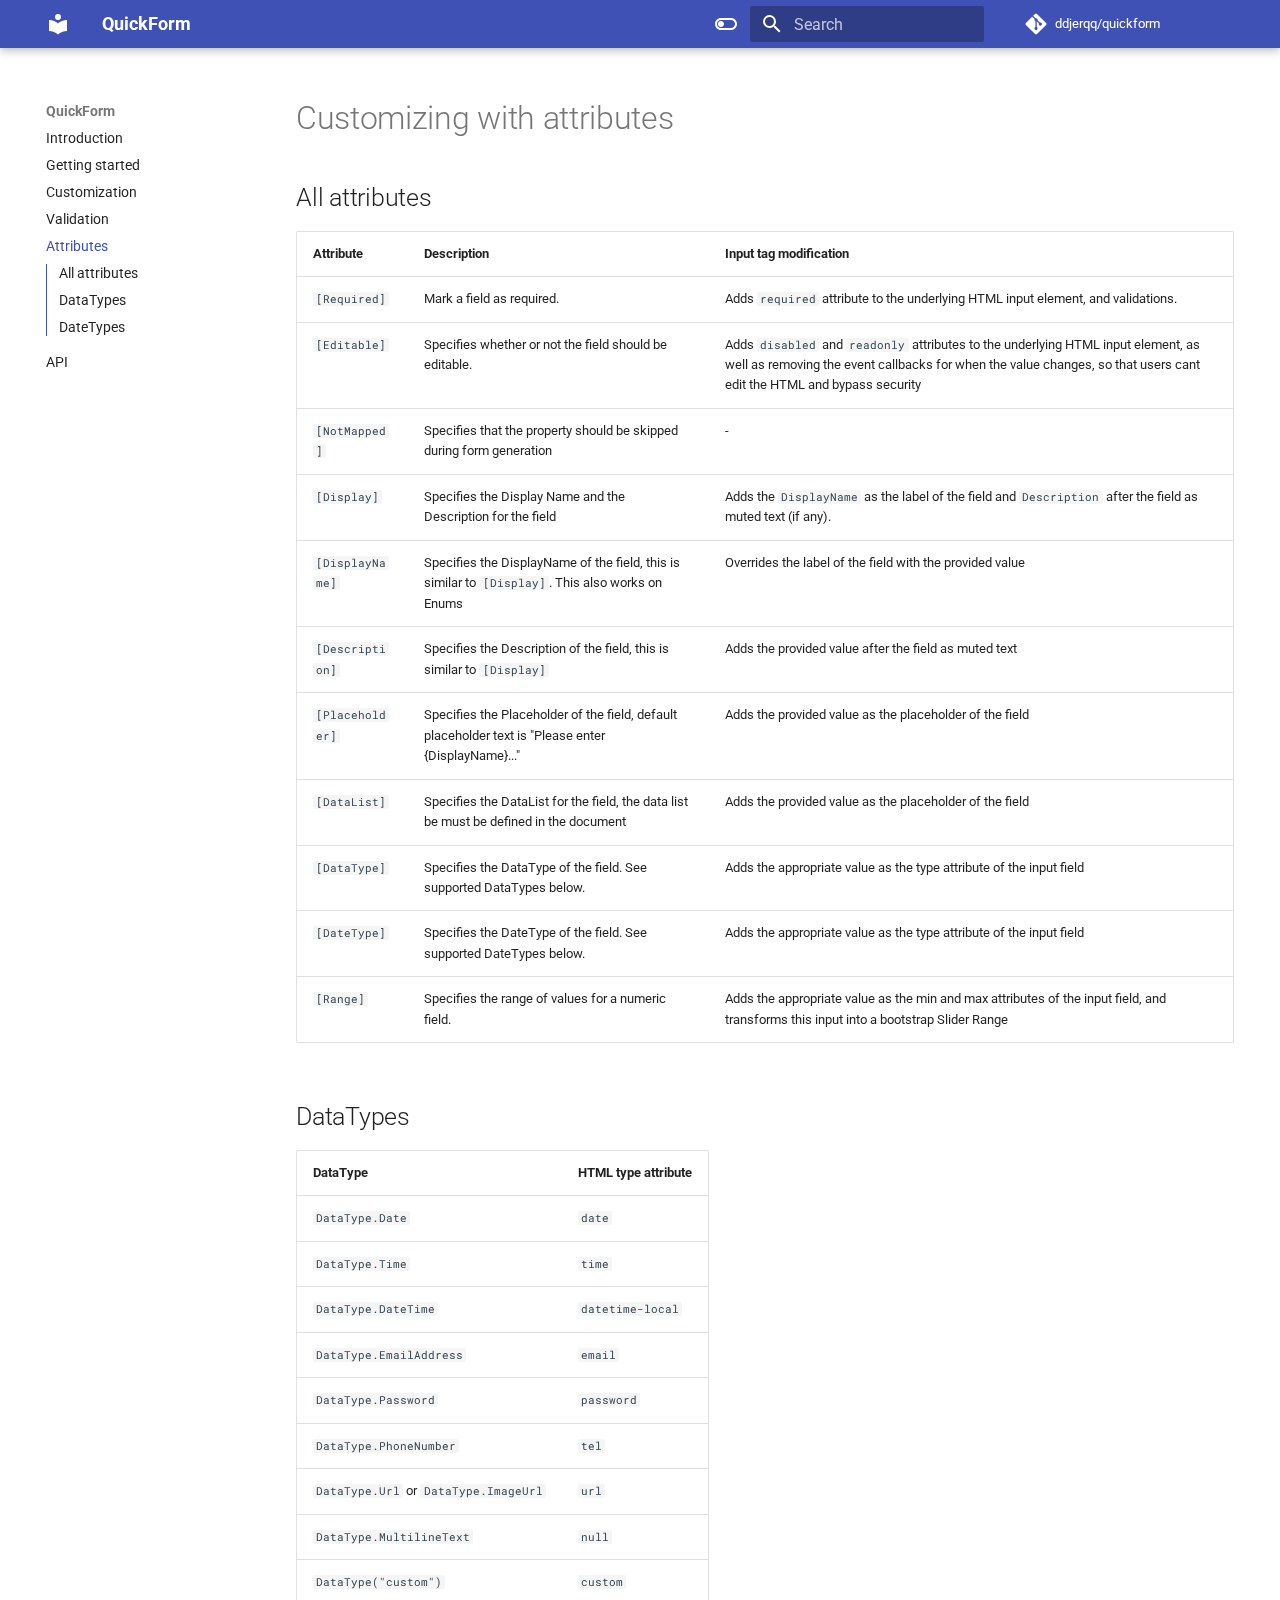
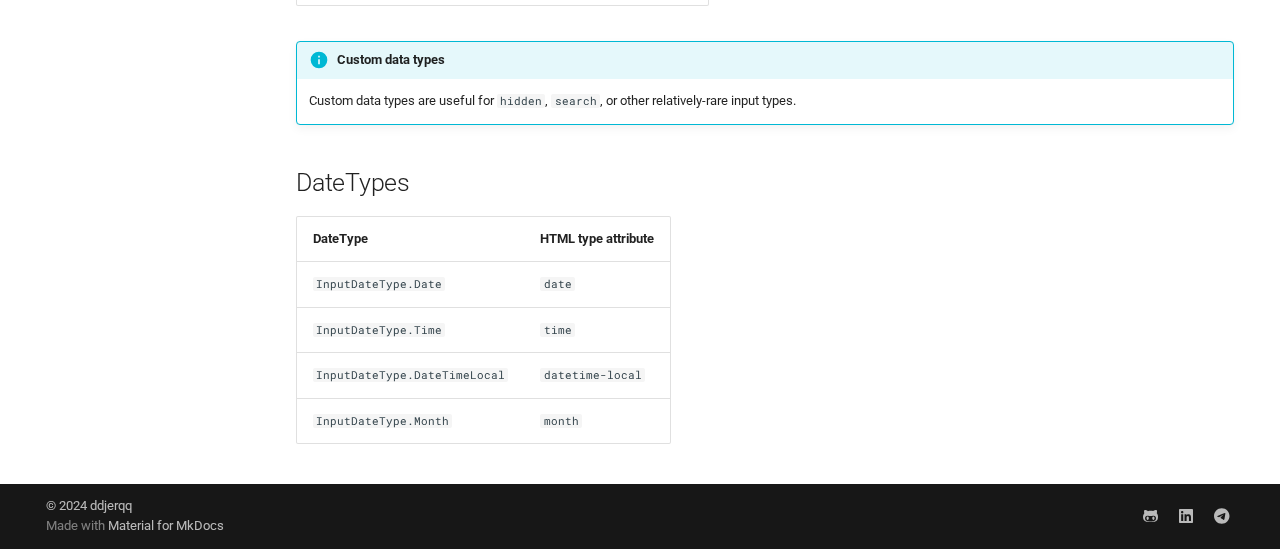
<file: attributes/index.html>
<!doctype html>
<html lang="en" class="no-js">
  <head>
    
      <meta charset="utf-8">
      <meta name="viewport" content="width=device-width,initial-scale=1">
      
        <meta name="description" content="QuickForm is a simple and powerful form builder for blazor developers.">
      
      
        <meta name="author" content="ddjerqq">
      
      
        <link rel="canonical" href="https://ddjerqq.github.io/quickform/attributes/">
      
      
        <link rel="prev" href="../validation/">
      
      
        <link rel="next" href="../api/">
      
      
      <link rel="icon" href="../assets/images/favicon.png">
      <meta name="generator" content="mkdocs-1.6.0, mkdocs-material-9.5.31">
    
    
      
        <title>Attributes - QuickForm</title>
      
    
    
      <link rel="stylesheet" href="../assets/stylesheets/main.3cba04c6.min.css">
      
        
        <link rel="stylesheet" href="../assets/stylesheets/palette.06af60db.min.css">
      
      


    
    
      
    
    
      
        
        
        <link rel="preconnect" href="https://fonts.gstatic.com" crossorigin>
        <link rel="stylesheet" href="https://fonts.googleapis.com/css?family=Roboto:300,300i,400,400i,700,700i%7CRoboto+Mono:400,400i,700,700i&display=fallback">
        <style>:root{--md-text-font:"Roboto";--md-code-font:"Roboto Mono"}</style>
      
    
    
    <script>__md_scope=new URL("..",location),__md_hash=e=>[...e].reduce((e,_)=>(e<<5)-e+_.charCodeAt(0),0),__md_get=(e,_=localStorage,t=__md_scope)=>JSON.parse(_.getItem(t.pathname+"."+e)),__md_set=(e,_,t=localStorage,a=__md_scope)=>{try{t.setItem(a.pathname+"."+e,JSON.stringify(_))}catch(e){}}</script>
    
      

    
    
    
  </head>
  
  
    
    
      
    
    
    
    
    <body dir="ltr" data-md-color-scheme="default" data-md-color-primary="indigo" data-md-color-accent="deep-purple">
  
    
    <input class="md-toggle" data-md-toggle="drawer" type="checkbox" id="__drawer" autocomplete="off">
    <input class="md-toggle" data-md-toggle="search" type="checkbox" id="__search" autocomplete="off">
    <label class="md-overlay" for="__drawer"></label>
    <div data-md-component="skip">
      
        
        <a href="#customizing-with-attributes" class="md-skip">
          Skip to content
        </a>
      
    </div>
    <div data-md-component="announce">
      
    </div>
    
    
      

  

<header class="md-header md-header--shadow" data-md-component="header">
  <nav class="md-header__inner md-grid" aria-label="Header">
    <a href=".." title="QuickForm" class="md-header__button md-logo" aria-label="QuickForm" data-md-component="logo">
      
  
  <svg xmlns="http://www.w3.org/2000/svg" viewBox="0 0 24 24"><path d="M12 8a3 3 0 0 0 3-3 3 3 0 0 0-3-3 3 3 0 0 0-3 3 3 3 0 0 0 3 3m0 3.54C9.64 9.35 6.5 8 3 8v11c3.5 0 6.64 1.35 9 3.54 2.36-2.19 5.5-3.54 9-3.54V8c-3.5 0-6.64 1.35-9 3.54Z"/></svg>

    </a>
    <label class="md-header__button md-icon" for="__drawer">
      
      <svg xmlns="http://www.w3.org/2000/svg" viewBox="0 0 24 24"><path d="M3 6h18v2H3V6m0 5h18v2H3v-2m0 5h18v2H3v-2Z"/></svg>
    </label>
    <div class="md-header__title" data-md-component="header-title">
      <div class="md-header__ellipsis">
        <div class="md-header__topic">
          <span class="md-ellipsis">
            QuickForm
          </span>
        </div>
        <div class="md-header__topic" data-md-component="header-topic">
          <span class="md-ellipsis">
            
              Attributes
            
          </span>
        </div>
      </div>
    </div>
    
      
        <form class="md-header__option" data-md-component="palette">
  
    
    
    
    <input class="md-option" data-md-color-media="" data-md-color-scheme="default" data-md-color-primary="indigo" data-md-color-accent="deep-purple"  aria-label="switch to dark mode"  type="radio" name="__palette" id="__palette_0">
    
      <label class="md-header__button md-icon" title="switch to dark mode" for="__palette_1" hidden>
        <svg xmlns="http://www.w3.org/2000/svg" viewBox="0 0 24 24"><path d="M17 6H7c-3.31 0-6 2.69-6 6s2.69 6 6 6h10c3.31 0 6-2.69 6-6s-2.69-6-6-6zm0 10H7c-2.21 0-4-1.79-4-4s1.79-4 4-4h10c2.21 0 4 1.79 4 4s-1.79 4-4 4zM7 9c-1.66 0-3 1.34-3 3s1.34 3 3 3 3-1.34 3-3-1.34-3-3-3z"/></svg>
      </label>
    
  
    
    
    
    <input class="md-option" data-md-color-media="" data-md-color-scheme="slate" data-md-color-primary="indigo" data-md-color-accent="deep-purple"  aria-label="switch to light mode"  type="radio" name="__palette" id="__palette_1">
    
      <label class="md-header__button md-icon" title="switch to light mode" for="__palette_0" hidden>
        <svg xmlns="http://www.w3.org/2000/svg" viewBox="0 0 24 24"><path d="M17 7H7a5 5 0 0 0-5 5 5 5 0 0 0 5 5h10a5 5 0 0 0 5-5 5 5 0 0 0-5-5m0 8a3 3 0 0 1-3-3 3 3 0 0 1 3-3 3 3 0 0 1 3 3 3 3 0 0 1-3 3Z"/></svg>
      </label>
    
  
</form>
      
    
    
      <script>var media,input,key,value,palette=__md_get("__palette");if(palette&&palette.color){"(prefers-color-scheme)"===palette.color.media&&(media=matchMedia("(prefers-color-scheme: light)"),input=document.querySelector(media.matches?"[data-md-color-media='(prefers-color-scheme: light)']":"[data-md-color-media='(prefers-color-scheme: dark)']"),palette.color.media=input.getAttribute("data-md-color-media"),palette.color.scheme=input.getAttribute("data-md-color-scheme"),palette.color.primary=input.getAttribute("data-md-color-primary"),palette.color.accent=input.getAttribute("data-md-color-accent"));for([key,value]of Object.entries(palette.color))document.body.setAttribute("data-md-color-"+key,value)}</script>
    
    
    
      <label class="md-header__button md-icon" for="__search">
        
        <svg xmlns="http://www.w3.org/2000/svg" viewBox="0 0 24 24"><path d="M9.5 3A6.5 6.5 0 0 1 16 9.5c0 1.61-.59 3.09-1.56 4.23l.27.27h.79l5 5-1.5 1.5-5-5v-.79l-.27-.27A6.516 6.516 0 0 1 9.5 16 6.5 6.5 0 0 1 3 9.5 6.5 6.5 0 0 1 9.5 3m0 2C7 5 5 7 5 9.5S7 14 9.5 14 14 12 14 9.5 12 5 9.5 5Z"/></svg>
      </label>
      <div class="md-search" data-md-component="search" role="dialog">
  <label class="md-search__overlay" for="__search"></label>
  <div class="md-search__inner" role="search">
    <form class="md-search__form" name="search">
      <input type="text" class="md-search__input" name="query" aria-label="Search" placeholder="Search" autocapitalize="off" autocorrect="off" autocomplete="off" spellcheck="false" data-md-component="search-query" required>
      <label class="md-search__icon md-icon" for="__search">
        
        <svg xmlns="http://www.w3.org/2000/svg" viewBox="0 0 24 24"><path d="M9.5 3A6.5 6.5 0 0 1 16 9.5c0 1.61-.59 3.09-1.56 4.23l.27.27h.79l5 5-1.5 1.5-5-5v-.79l-.27-.27A6.516 6.516 0 0 1 9.5 16 6.5 6.5 0 0 1 3 9.5 6.5 6.5 0 0 1 9.5 3m0 2C7 5 5 7 5 9.5S7 14 9.5 14 14 12 14 9.5 12 5 9.5 5Z"/></svg>
        
        <svg xmlns="http://www.w3.org/2000/svg" viewBox="0 0 24 24"><path d="M20 11v2H8l5.5 5.5-1.42 1.42L4.16 12l7.92-7.92L13.5 5.5 8 11h12Z"/></svg>
      </label>
      <nav class="md-search__options" aria-label="Search">
        
        <button type="reset" class="md-search__icon md-icon" title="Clear" aria-label="Clear" tabindex="-1">
          
          <svg xmlns="http://www.w3.org/2000/svg" viewBox="0 0 24 24"><path d="M19 6.41 17.59 5 12 10.59 6.41 5 5 6.41 10.59 12 5 17.59 6.41 19 12 13.41 17.59 19 19 17.59 13.41 12 19 6.41Z"/></svg>
        </button>
      </nav>
      
        <div class="md-search__suggest" data-md-component="search-suggest"></div>
      
    </form>
    <div class="md-search__output">
      <div class="md-search__scrollwrap" tabindex="0" data-md-scrollfix>
        <div class="md-search-result" data-md-component="search-result">
          <div class="md-search-result__meta">
            Initializing search
          </div>
          <ol class="md-search-result__list" role="presentation"></ol>
        </div>
      </div>
    </div>
  </div>
</div>
    
    
      <div class="md-header__source">
        <a href="https://github.com/ddjerqq/quickform" title="Go to repository" class="md-source" data-md-component="source">
  <div class="md-source__icon md-icon">
    
    <svg xmlns="http://www.w3.org/2000/svg" viewBox="0 0 448 512"><!--! Font Awesome Free 6.6.0 by @fontawesome - https://fontawesome.com License - https://fontawesome.com/license/free (Icons: CC BY 4.0, Fonts: SIL OFL 1.1, Code: MIT License) Copyright 2024 Fonticons, Inc.--><path d="M439.55 236.05 244 40.45a28.87 28.87 0 0 0-40.81 0l-40.66 40.63 51.52 51.52c27.06-9.14 52.68 16.77 43.39 43.68l49.66 49.66c34.23-11.8 61.18 31 35.47 56.69-26.49 26.49-70.21-2.87-56-37.34L240.22 199v121.85c25.3 12.54 22.26 41.85 9.08 55a34.34 34.34 0 0 1-48.55 0c-17.57-17.6-11.07-46.91 11.25-56v-123c-20.8-8.51-24.6-30.74-18.64-45L142.57 101 8.45 235.14a28.86 28.86 0 0 0 0 40.81l195.61 195.6a28.86 28.86 0 0 0 40.8 0l194.69-194.69a28.86 28.86 0 0 0 0-40.81z"/></svg>
  </div>
  <div class="md-source__repository">
    ddjerqq/quickform
  </div>
</a>
      </div>
    
  </nav>
  
</header>
    
    <div class="md-container" data-md-component="container">
      
      
        
          
        
      
      <main class="md-main" data-md-component="main">
        <div class="md-main__inner md-grid">
          
            
              
              <div class="md-sidebar md-sidebar--primary" data-md-component="sidebar" data-md-type="navigation" >
                <div class="md-sidebar__scrollwrap">
                  <div class="md-sidebar__inner">
                    



  

<nav class="md-nav md-nav--primary md-nav--integrated" aria-label="Navigation" data-md-level="0">
  <label class="md-nav__title" for="__drawer">
    <a href=".." title="QuickForm" class="md-nav__button md-logo" aria-label="QuickForm" data-md-component="logo">
      
  
  <svg xmlns="http://www.w3.org/2000/svg" viewBox="0 0 24 24"><path d="M12 8a3 3 0 0 0 3-3 3 3 0 0 0-3-3 3 3 0 0 0-3 3 3 3 0 0 0 3 3m0 3.54C9.64 9.35 6.5 8 3 8v11c3.5 0 6.64 1.35 9 3.54 2.36-2.19 5.5-3.54 9-3.54V8c-3.5 0-6.64 1.35-9 3.54Z"/></svg>

    </a>
    QuickForm
  </label>
  
    <div class="md-nav__source">
      <a href="https://github.com/ddjerqq/quickform" title="Go to repository" class="md-source" data-md-component="source">
  <div class="md-source__icon md-icon">
    
    <svg xmlns="http://www.w3.org/2000/svg" viewBox="0 0 448 512"><!--! Font Awesome Free 6.6.0 by @fontawesome - https://fontawesome.com License - https://fontawesome.com/license/free (Icons: CC BY 4.0, Fonts: SIL OFL 1.1, Code: MIT License) Copyright 2024 Fonticons, Inc.--><path d="M439.55 236.05 244 40.45a28.87 28.87 0 0 0-40.81 0l-40.66 40.63 51.52 51.52c27.06-9.14 52.68 16.77 43.39 43.68l49.66 49.66c34.23-11.8 61.18 31 35.47 56.69-26.49 26.49-70.21-2.87-56-37.34L240.22 199v121.85c25.3 12.54 22.26 41.85 9.08 55a34.34 34.34 0 0 1-48.55 0c-17.57-17.6-11.07-46.91 11.25-56v-123c-20.8-8.51-24.6-30.74-18.64-45L142.57 101 8.45 235.14a28.86 28.86 0 0 0 0 40.81l195.61 195.6a28.86 28.86 0 0 0 40.8 0l194.69-194.69a28.86 28.86 0 0 0 0-40.81z"/></svg>
  </div>
  <div class="md-source__repository">
    ddjerqq/quickform
  </div>
</a>
    </div>
  
  <ul class="md-nav__list" data-md-scrollfix>
    
      
      
  
  
  
  
    <li class="md-nav__item">
      <a href=".." class="md-nav__link">
        
  
  <span class="md-ellipsis">
    Introduction
  </span>
  

      </a>
    </li>
  

    
      
      
  
  
  
  
    <li class="md-nav__item">
      <a href="../getting-started/" class="md-nav__link">
        
  
  <span class="md-ellipsis">
    Getting started
  </span>
  

      </a>
    </li>
  

    
      
      
  
  
  
  
    <li class="md-nav__item">
      <a href="../customization/" class="md-nav__link">
        
  
  <span class="md-ellipsis">
    Customization
  </span>
  

      </a>
    </li>
  

    
      
      
  
  
  
  
    <li class="md-nav__item">
      <a href="../validation/" class="md-nav__link">
        
  
  <span class="md-ellipsis">
    Validation
  </span>
  

      </a>
    </li>
  

    
      
      
  
  
    
  
  
  
    <li class="md-nav__item md-nav__item--active">
      
      <input class="md-nav__toggle md-toggle" type="checkbox" id="__toc">
      
      
        
      
      
        <label class="md-nav__link md-nav__link--active" for="__toc">
          
  
  <span class="md-ellipsis">
    Attributes
  </span>
  

          <span class="md-nav__icon md-icon"></span>
        </label>
      
      <a href="./" class="md-nav__link md-nav__link--active">
        
  
  <span class="md-ellipsis">
    Attributes
  </span>
  

      </a>
      
        

<nav class="md-nav md-nav--secondary" aria-label="Table of contents">
  
  
  
    
  
  
    <label class="md-nav__title" for="__toc">
      <span class="md-nav__icon md-icon"></span>
      Table of contents
    </label>
    <ul class="md-nav__list" data-md-component="toc" data-md-scrollfix>
      
        <li class="md-nav__item">
  <a href="#all-attributes" class="md-nav__link">
    <span class="md-ellipsis">
      All attributes
    </span>
  </a>
  
</li>
      
        <li class="md-nav__item">
  <a href="#datatypes" class="md-nav__link">
    <span class="md-ellipsis">
      DataTypes
    </span>
  </a>
  
</li>
      
        <li class="md-nav__item">
  <a href="#datetypes" class="md-nav__link">
    <span class="md-ellipsis">
      DateTypes
    </span>
  </a>
  
</li>
      
    </ul>
  
</nav>
      
    </li>
  

    
      
      
  
  
  
  
    <li class="md-nav__item">
      <a href="../api/" class="md-nav__link">
        
  
  <span class="md-ellipsis">
    API
  </span>
  

      </a>
    </li>
  

    
  </ul>
</nav>
                  </div>
                </div>
              </div>
            
            
          
          
            <div class="md-content" data-md-component="content">
              <article class="md-content__inner md-typeset">
                
                  

  
  


<h1 id="customizing-with-attributes">Customizing with attributes</h1>
<h2 id="all-attributes">All attributes</h2>
<table>
<thead>
<tr>
<th>Attribute</th>
<th>Description</th>
<th>Input tag modification</th>
</tr>
</thead>
<tbody>
<tr>
<td><code>[Required]</code></td>
<td>Mark a field as required.</td>
<td>Adds <code>required</code> attribute to the underlying HTML input element, and validations.</td>
</tr>
<tr>
<td><code>[Editable]</code></td>
<td>Specifies whether or not the field should be editable.</td>
<td>Adds <code>disabled</code> and <code>readonly</code> attributes to the underlying HTML input element, as well as removing the event callbacks for when the value changes, so that users cant edit the HTML and bypass security</td>
</tr>
<tr>
<td><code>[NotMapped]</code></td>
<td>Specifies that the property should be skipped during form generation</td>
<td>-</td>
</tr>
<tr>
<td><code>[Display]</code></td>
<td>Specifies the Display Name and the Description for the field</td>
<td>Adds the <code>DisplayName</code> as the label of the field and <code>Description</code> after the field as muted text (if any).</td>
</tr>
<tr>
<td><code>[DisplayName]</code></td>
<td>Specifies the DisplayName of the field, this is similar to <code>[Display]</code>. This also works on Enums</td>
<td>Overrides the label of the field with the provided value</td>
</tr>
<tr>
<td><code>[Description]</code></td>
<td>Specifies the Description of the field, this is similar to <code>[Display]</code></td>
<td>Adds the provided value after the field as muted text</td>
</tr>
<tr>
<td><code>[Placeholder]</code></td>
<td>Specifies the Placeholder of the field, default placeholder text is "Please enter {DisplayName}..."</td>
<td>Adds the provided value as the placeholder of the field</td>
</tr>
<tr>
<td><code>[DataList]</code></td>
<td>Specifies the DataList for the field, the data list be must be defined in the document</td>
<td>Adds the provided value as the placeholder of the field</td>
</tr>
<tr>
<td><code>[DataType]</code></td>
<td>Specifies the DataType of the field. See supported DataTypes below.</td>
<td>Adds the appropriate value as the type attribute of the input field</td>
</tr>
<tr>
<td><code>[DateType]</code></td>
<td>Specifies the DateType of the field. See supported DateTypes below.</td>
<td>Adds the appropriate value as the type attribute of the input field</td>
</tr>
<tr>
<td><code>[Range]</code></td>
<td>Specifies the range of values for a numeric field.</td>
<td>Adds the appropriate value as the min and max attributes of the input field, and transforms this input into a bootstrap Slider Range</td>
</tr>
</tbody>
</table>
<h2 id="datatypes">DataTypes</h2>
<table>
<thead>
<tr>
<th>DataType</th>
<th>HTML type attribute</th>
</tr>
</thead>
<tbody>
<tr>
<td><code>DataType.Date</code></td>
<td><code>date</code></td>
</tr>
<tr>
<td><code>DataType.Time</code></td>
<td><code>time</code></td>
</tr>
<tr>
<td><code>DataType.DateTime</code></td>
<td><code>datetime-local</code></td>
</tr>
<tr>
<td><code>DataType.EmailAddress</code></td>
<td><code>email</code></td>
</tr>
<tr>
<td><code>DataType.Password</code></td>
<td><code>password</code></td>
</tr>
<tr>
<td><code>DataType.PhoneNumber</code></td>
<td><code>tel</code></td>
</tr>
<tr>
<td><code>DataType.Url</code> or <code>DataType.ImageUrl</code></td>
<td><code>url</code></td>
</tr>
<tr>
<td><code>DataType.MultilineText</code></td>
<td><code>null</code></td>
</tr>
<tr>
<td><code>DataType("custom")</code></td>
<td><code>custom</code></td>
</tr>
</tbody>
</table>
<div class="admonition info">
<p class="admonition-title">Custom data types</p>
<p>Custom data types are useful for <code>hidden</code>, <code>search</code>, or other relatively-rare input types.</p>
</div>
<h2 id="datetypes">DateTypes</h2>
<table>
<thead>
<tr>
<th>DateType</th>
<th>HTML type attribute</th>
</tr>
</thead>
<tbody>
<tr>
<td><code>InputDateType.Date</code></td>
<td><code>date</code></td>
</tr>
<tr>
<td><code>InputDateType.Time</code></td>
<td><code>time</code></td>
</tr>
<tr>
<td><code>InputDateType.DateTimeLocal</code></td>
<td><code>datetime-local</code></td>
</tr>
<tr>
<td><code>InputDateType.Month</code></td>
<td><code>month</code></td>
</tr>
</tbody>
</table>







  
  






                
              </article>
            </div>
          
          
  <script>var tabs=__md_get("__tabs");if(Array.isArray(tabs))e:for(var set of document.querySelectorAll(".tabbed-set")){var tab,labels=set.querySelector(".tabbed-labels");for(tab of tabs)for(var label of labels.getElementsByTagName("label"))if(label.innerText.trim()===tab){var input=document.getElementById(label.htmlFor);input.checked=!0;continue e}}</script>

<script>var target=document.getElementById(location.hash.slice(1));target&&target.name&&(target.checked=target.name.startsWith("__tabbed_"))</script>
        </div>
        
      </main>
      
        <footer class="md-footer">
  
  <div class="md-footer-meta md-typeset">
    <div class="md-footer-meta__inner md-grid">
      <div class="md-copyright">
  
    <div class="md-copyright__highlight">
      &copy; 2024 <a href="https://github.com/ddjerqq" target="_blank" rel="noopener">ddjerqq</a>

    </div>
  
  
    Made with
    <a href="https://squidfunk.github.io/mkdocs-material/" target="_blank" rel="noopener">
      Material for MkDocs
    </a>
  
</div>
      
        <div class="md-social">
  
    
    
    
    
      
      
    
    <a href="https://github.com/ddjerqq" target="_blank" rel="noopener" title="github.com" class="md-social__link">
      <svg xmlns="http://www.w3.org/2000/svg" viewBox="0 0 480 512"><!--! Font Awesome Free 6.6.0 by @fontawesome - https://fontawesome.com License - https://fontawesome.com/license/free (Icons: CC BY 4.0, Fonts: SIL OFL 1.1, Code: MIT License) Copyright 2024 Fonticons, Inc.--><path d="M186.1 328.7c0 20.9-10.9 55.1-36.7 55.1s-36.7-34.2-36.7-55.1 10.9-55.1 36.7-55.1 36.7 34.2 36.7 55.1zM480 278.2c0 31.9-3.2 65.7-17.5 95-37.9 76.6-142.1 74.8-216.7 74.8-75.8 0-186.2 2.7-225.6-74.8-14.6-29-20.2-63.1-20.2-95 0-41.9 13.9-81.5 41.5-113.6-5.2-15.8-7.7-32.4-7.7-48.8 0-21.5 4.9-32.3 14.6-51.8 45.3 0 74.3 9 108.8 36 29-6.9 58.8-10 88.7-10 27 0 54.2 2.9 80.4 9.2 34-26.7 63-35.2 107.8-35.2 9.8 19.5 14.6 30.3 14.6 51.8 0 16.4-2.6 32.7-7.7 48.2 27.5 32.4 39 72.3 39 114.2zm-64.3 50.5c0-43.9-26.7-82.6-73.5-82.6-18.9 0-37 3.4-56 6-14.9 2.3-29.8 3.2-45.1 3.2-15.2 0-30.1-.9-45.1-3.2-18.7-2.6-37-6-56-6-46.8 0-73.5 38.7-73.5 82.6 0 87.8 80.4 101.3 150.4 101.3h48.2c70.3 0 150.6-13.4 150.6-101.3zm-82.6-55.1c-25.8 0-36.7 34.2-36.7 55.1s10.9 55.1 36.7 55.1 36.7-34.2 36.7-55.1-10.9-55.1-36.7-55.1z"/></svg>
    </a>
  
    
    
    
    
      
      
    
    <a href="https://www.linkedin.com/in/giorgi-torvalds-4a4a30285/" target="_blank" rel="noopener" title="www.linkedin.com" class="md-social__link">
      <svg xmlns="http://www.w3.org/2000/svg" viewBox="0 0 448 512"><!--! Font Awesome Free 6.6.0 by @fontawesome - https://fontawesome.com License - https://fontawesome.com/license/free (Icons: CC BY 4.0, Fonts: SIL OFL 1.1, Code: MIT License) Copyright 2024 Fonticons, Inc.--><path d="M416 32H31.9C14.3 32 0 46.5 0 64.3v383.4C0 465.5 14.3 480 31.9 480H416c17.6 0 32-14.5 32-32.3V64.3c0-17.8-14.4-32.3-32-32.3zM135.4 416H69V202.2h66.5V416zm-33.2-243c-21.3 0-38.5-17.3-38.5-38.5S80.9 96 102.2 96c21.2 0 38.5 17.3 38.5 38.5 0 21.3-17.2 38.5-38.5 38.5zm282.1 243h-66.4V312c0-24.8-.5-56.7-34.5-56.7-34.6 0-39.9 27-39.9 54.9V416h-66.4V202.2h63.7v29.2h.9c8.9-16.8 30.6-34.5 62.9-34.5 67.2 0 79.7 44.3 79.7 101.9V416z"/></svg>
    </a>
  
    
    
    
    
      
      
    
    <a href="https://t.me/tenxdeveloper" target="_blank" rel="noopener" title="t.me" class="md-social__link">
      <svg xmlns="http://www.w3.org/2000/svg" viewBox="0 0 496 512"><!--! Font Awesome Free 6.6.0 by @fontawesome - https://fontawesome.com License - https://fontawesome.com/license/free (Icons: CC BY 4.0, Fonts: SIL OFL 1.1, Code: MIT License) Copyright 2024 Fonticons, Inc.--><path d="M248 8C111.033 8 0 119.033 0 256s111.033 248 248 248 248-111.033 248-248S384.967 8 248 8Zm114.952 168.66c-3.732 39.215-19.881 134.378-28.1 178.3-3.476 18.584-10.322 24.816-16.948 25.425-14.4 1.326-25.338-9.517-39.287-18.661-21.827-14.308-34.158-23.215-55.346-37.177-24.485-16.135-8.612-25 5.342-39.5 3.652-3.793 67.107-61.51 68.335-66.746.153-.655.3-3.1-1.154-4.384s-3.59-.849-5.135-.5q-3.283.746-104.608 69.142-14.845 10.194-26.894 9.934c-8.855-.191-25.888-5.006-38.551-9.123-15.531-5.048-27.875-7.717-26.8-16.291q.84-6.7 18.45-13.7 108.446-47.248 144.628-62.3c68.872-28.647 83.183-33.623 92.511-33.789 2.052-.034 6.639.474 9.61 2.885a10.452 10.452 0 0 1 3.53 6.716 43.765 43.765 0 0 1 .417 9.769Z"/></svg>
    </a>
  
</div>
      
    </div>
  </div>
</footer>
      
    </div>
    <div class="md-dialog" data-md-component="dialog">
      <div class="md-dialog__inner md-typeset"></div>
    </div>
    
    
    <script id="__config" type="application/json">{"base": "..", "features": ["navigation.sections", "toc.integrate", "search.suggest", "search.highlight", "content.tabs.link", "content.code.copy", "content.code.select", "content.code.annotate", "content.tooltips"], "search": "../assets/javascripts/workers/search.b8dbb3d2.min.js", "translations": {"clipboard.copied": "Copied to clipboard", "clipboard.copy": "Copy to clipboard", "search.result.more.one": "1 more on this page", "search.result.more.other": "# more on this page", "search.result.none": "No matching documents", "search.result.one": "1 matching document", "search.result.other": "# matching documents", "search.result.placeholder": "Type to start searching", "search.result.term.missing": "Missing", "select.version": "Select version"}}</script>
    
    
      <script src="../assets/javascripts/bundle.fe8b6f2b.min.js"></script>
      
    
  </body>
</html>
</file>
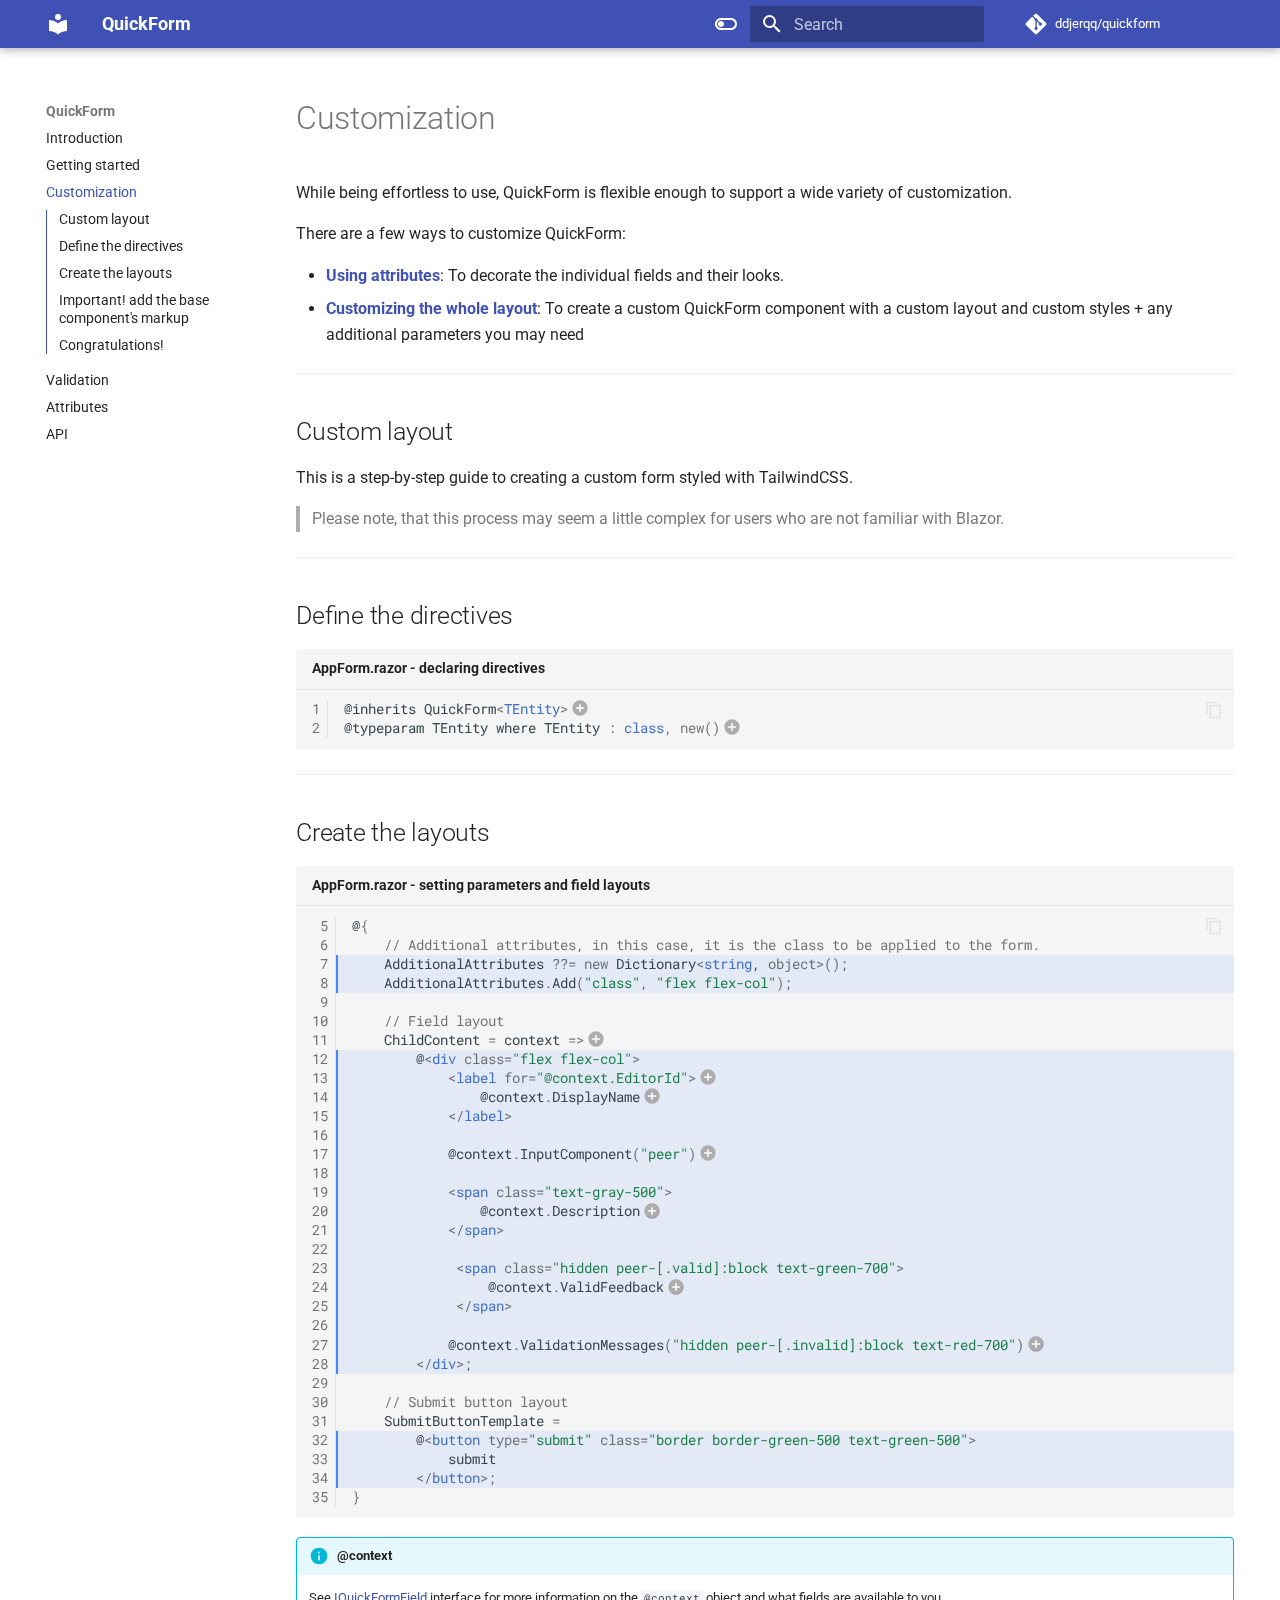
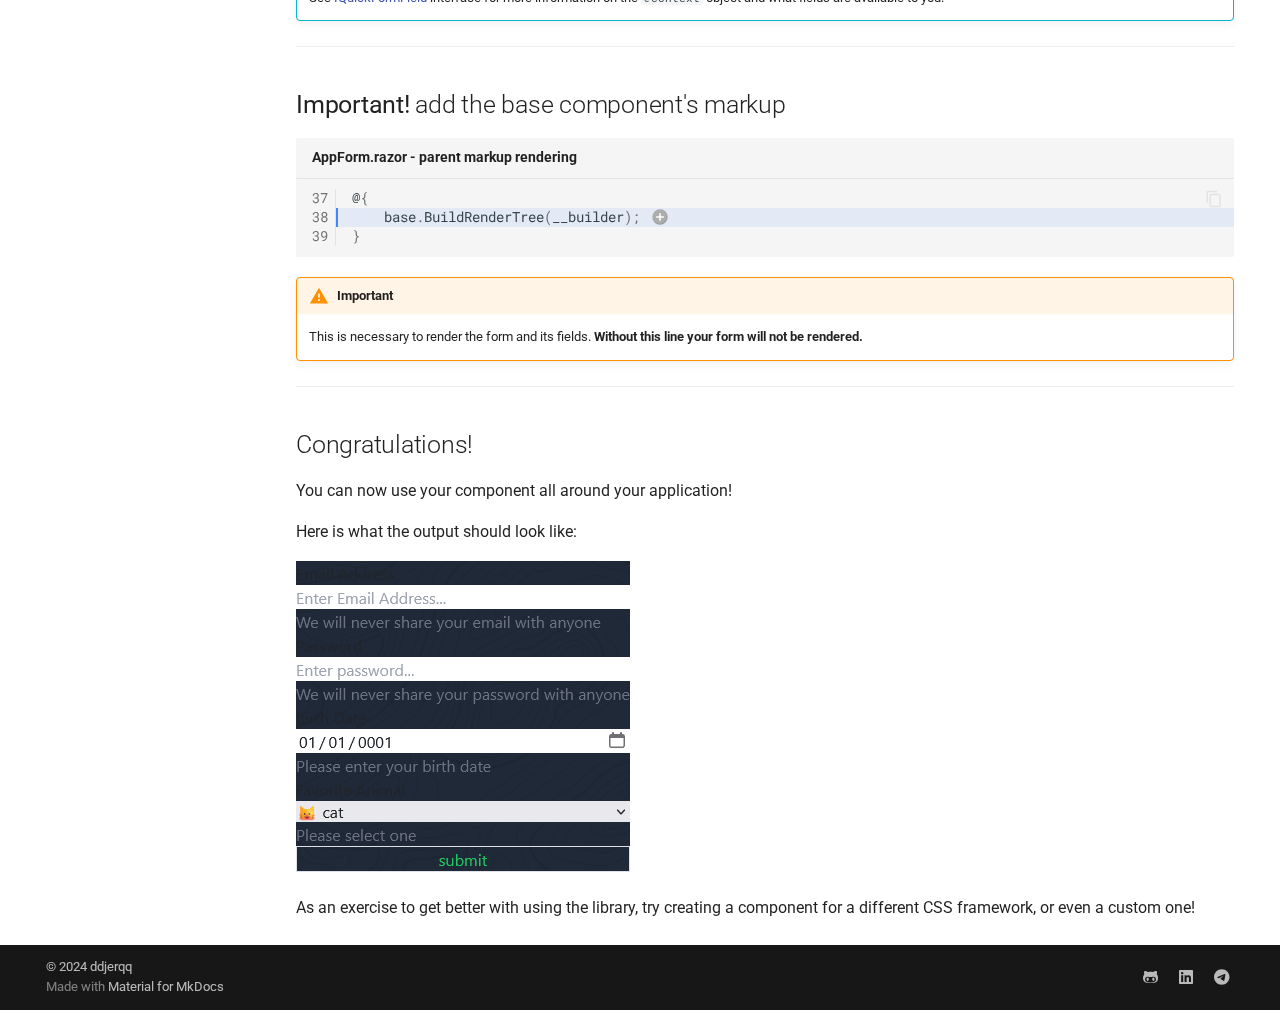
<file: customization/index.html>
<!doctype html>
<html lang="en" class="no-js">
  <head>
    
      <meta charset="utf-8">
      <meta name="viewport" content="width=device-width,initial-scale=1">
      
        <meta name="description" content="QuickForm is a simple and powerful form builder for blazor developers.">
      
      
        <meta name="author" content="ddjerqq">
      
      
        <link rel="canonical" href="https://ddjerqq.github.io/quickform/customization/">
      
      
        <link rel="prev" href="../getting-started/">
      
      
        <link rel="next" href="../validation/">
      
      
      <link rel="icon" href="../assets/images/favicon.png">
      <meta name="generator" content="mkdocs-1.6.0, mkdocs-material-9.5.31">
    
    
      
        <title>Customization - QuickForm</title>
      
    
    
      <link rel="stylesheet" href="../assets/stylesheets/main.3cba04c6.min.css">
      
        
        <link rel="stylesheet" href="../assets/stylesheets/palette.06af60db.min.css">
      
      


    
    
      
    
    
      
        
        
        <link rel="preconnect" href="https://fonts.gstatic.com" crossorigin>
        <link rel="stylesheet" href="https://fonts.googleapis.com/css?family=Roboto:300,300i,400,400i,700,700i%7CRoboto+Mono:400,400i,700,700i&display=fallback">
        <style>:root{--md-text-font:"Roboto";--md-code-font:"Roboto Mono"}</style>
      
    
    
    <script>__md_scope=new URL("..",location),__md_hash=e=>[...e].reduce((e,_)=>(e<<5)-e+_.charCodeAt(0),0),__md_get=(e,_=localStorage,t=__md_scope)=>JSON.parse(_.getItem(t.pathname+"."+e)),__md_set=(e,_,t=localStorage,a=__md_scope)=>{try{t.setItem(a.pathname+"."+e,JSON.stringify(_))}catch(e){}}</script>
    
      

    
    
    
  </head>
  
  
    
    
      
    
    
    
    
    <body dir="ltr" data-md-color-scheme="default" data-md-color-primary="indigo" data-md-color-accent="deep-purple">
  
    
    <input class="md-toggle" data-md-toggle="drawer" type="checkbox" id="__drawer" autocomplete="off">
    <input class="md-toggle" data-md-toggle="search" type="checkbox" id="__search" autocomplete="off">
    <label class="md-overlay" for="__drawer"></label>
    <div data-md-component="skip">
      
        
        <a href="#customization" class="md-skip">
          Skip to content
        </a>
      
    </div>
    <div data-md-component="announce">
      
    </div>
    
    
      

  

<header class="md-header md-header--shadow" data-md-component="header">
  <nav class="md-header__inner md-grid" aria-label="Header">
    <a href=".." title="QuickForm" class="md-header__button md-logo" aria-label="QuickForm" data-md-component="logo">
      
  
  <svg xmlns="http://www.w3.org/2000/svg" viewBox="0 0 24 24"><path d="M12 8a3 3 0 0 0 3-3 3 3 0 0 0-3-3 3 3 0 0 0-3 3 3 3 0 0 0 3 3m0 3.54C9.64 9.35 6.5 8 3 8v11c3.5 0 6.64 1.35 9 3.54 2.36-2.19 5.5-3.54 9-3.54V8c-3.5 0-6.64 1.35-9 3.54Z"/></svg>

    </a>
    <label class="md-header__button md-icon" for="__drawer">
      
      <svg xmlns="http://www.w3.org/2000/svg" viewBox="0 0 24 24"><path d="M3 6h18v2H3V6m0 5h18v2H3v-2m0 5h18v2H3v-2Z"/></svg>
    </label>
    <div class="md-header__title" data-md-component="header-title">
      <div class="md-header__ellipsis">
        <div class="md-header__topic">
          <span class="md-ellipsis">
            QuickForm
          </span>
        </div>
        <div class="md-header__topic" data-md-component="header-topic">
          <span class="md-ellipsis">
            
              Customization
            
          </span>
        </div>
      </div>
    </div>
    
      
        <form class="md-header__option" data-md-component="palette">
  
    
    
    
    <input class="md-option" data-md-color-media="" data-md-color-scheme="default" data-md-color-primary="indigo" data-md-color-accent="deep-purple"  aria-label="switch to dark mode"  type="radio" name="__palette" id="__palette_0">
    
      <label class="md-header__button md-icon" title="switch to dark mode" for="__palette_1" hidden>
        <svg xmlns="http://www.w3.org/2000/svg" viewBox="0 0 24 24"><path d="M17 6H7c-3.31 0-6 2.69-6 6s2.69 6 6 6h10c3.31 0 6-2.69 6-6s-2.69-6-6-6zm0 10H7c-2.21 0-4-1.79-4-4s1.79-4 4-4h10c2.21 0 4 1.79 4 4s-1.79 4-4 4zM7 9c-1.66 0-3 1.34-3 3s1.34 3 3 3 3-1.34 3-3-1.34-3-3-3z"/></svg>
      </label>
    
  
    
    
    
    <input class="md-option" data-md-color-media="" data-md-color-scheme="slate" data-md-color-primary="indigo" data-md-color-accent="deep-purple"  aria-label="switch to light mode"  type="radio" name="__palette" id="__palette_1">
    
      <label class="md-header__button md-icon" title="switch to light mode" for="__palette_0" hidden>
        <svg xmlns="http://www.w3.org/2000/svg" viewBox="0 0 24 24"><path d="M17 7H7a5 5 0 0 0-5 5 5 5 0 0 0 5 5h10a5 5 0 0 0 5-5 5 5 0 0 0-5-5m0 8a3 3 0 0 1-3-3 3 3 0 0 1 3-3 3 3 0 0 1 3 3 3 3 0 0 1-3 3Z"/></svg>
      </label>
    
  
</form>
      
    
    
      <script>var media,input,key,value,palette=__md_get("__palette");if(palette&&palette.color){"(prefers-color-scheme)"===palette.color.media&&(media=matchMedia("(prefers-color-scheme: light)"),input=document.querySelector(media.matches?"[data-md-color-media='(prefers-color-scheme: light)']":"[data-md-color-media='(prefers-color-scheme: dark)']"),palette.color.media=input.getAttribute("data-md-color-media"),palette.color.scheme=input.getAttribute("data-md-color-scheme"),palette.color.primary=input.getAttribute("data-md-color-primary"),palette.color.accent=input.getAttribute("data-md-color-accent"));for([key,value]of Object.entries(palette.color))document.body.setAttribute("data-md-color-"+key,value)}</script>
    
    
    
      <label class="md-header__button md-icon" for="__search">
        
        <svg xmlns="http://www.w3.org/2000/svg" viewBox="0 0 24 24"><path d="M9.5 3A6.5 6.5 0 0 1 16 9.5c0 1.61-.59 3.09-1.56 4.23l.27.27h.79l5 5-1.5 1.5-5-5v-.79l-.27-.27A6.516 6.516 0 0 1 9.5 16 6.5 6.5 0 0 1 3 9.5 6.5 6.5 0 0 1 9.5 3m0 2C7 5 5 7 5 9.5S7 14 9.5 14 14 12 14 9.5 12 5 9.5 5Z"/></svg>
      </label>
      <div class="md-search" data-md-component="search" role="dialog">
  <label class="md-search__overlay" for="__search"></label>
  <div class="md-search__inner" role="search">
    <form class="md-search__form" name="search">
      <input type="text" class="md-search__input" name="query" aria-label="Search" placeholder="Search" autocapitalize="off" autocorrect="off" autocomplete="off" spellcheck="false" data-md-component="search-query" required>
      <label class="md-search__icon md-icon" for="__search">
        
        <svg xmlns="http://www.w3.org/2000/svg" viewBox="0 0 24 24"><path d="M9.5 3A6.5 6.5 0 0 1 16 9.5c0 1.61-.59 3.09-1.56 4.23l.27.27h.79l5 5-1.5 1.5-5-5v-.79l-.27-.27A6.516 6.516 0 0 1 9.5 16 6.5 6.5 0 0 1 3 9.5 6.5 6.5 0 0 1 9.5 3m0 2C7 5 5 7 5 9.5S7 14 9.5 14 14 12 14 9.5 12 5 9.5 5Z"/></svg>
        
        <svg xmlns="http://www.w3.org/2000/svg" viewBox="0 0 24 24"><path d="M20 11v2H8l5.5 5.5-1.42 1.42L4.16 12l7.92-7.92L13.5 5.5 8 11h12Z"/></svg>
      </label>
      <nav class="md-search__options" aria-label="Search">
        
        <button type="reset" class="md-search__icon md-icon" title="Clear" aria-label="Clear" tabindex="-1">
          
          <svg xmlns="http://www.w3.org/2000/svg" viewBox="0 0 24 24"><path d="M19 6.41 17.59 5 12 10.59 6.41 5 5 6.41 10.59 12 5 17.59 6.41 19 12 13.41 17.59 19 19 17.59 13.41 12 19 6.41Z"/></svg>
        </button>
      </nav>
      
        <div class="md-search__suggest" data-md-component="search-suggest"></div>
      
    </form>
    <div class="md-search__output">
      <div class="md-search__scrollwrap" tabindex="0" data-md-scrollfix>
        <div class="md-search-result" data-md-component="search-result">
          <div class="md-search-result__meta">
            Initializing search
          </div>
          <ol class="md-search-result__list" role="presentation"></ol>
        </div>
      </div>
    </div>
  </div>
</div>
    
    
      <div class="md-header__source">
        <a href="https://github.com/ddjerqq/quickform" title="Go to repository" class="md-source" data-md-component="source">
  <div class="md-source__icon md-icon">
    
    <svg xmlns="http://www.w3.org/2000/svg" viewBox="0 0 448 512"><!--! Font Awesome Free 6.6.0 by @fontawesome - https://fontawesome.com License - https://fontawesome.com/license/free (Icons: CC BY 4.0, Fonts: SIL OFL 1.1, Code: MIT License) Copyright 2024 Fonticons, Inc.--><path d="M439.55 236.05 244 40.45a28.87 28.87 0 0 0-40.81 0l-40.66 40.63 51.52 51.52c27.06-9.14 52.68 16.77 43.39 43.68l49.66 49.66c34.23-11.8 61.18 31 35.47 56.69-26.49 26.49-70.21-2.87-56-37.34L240.22 199v121.85c25.3 12.54 22.26 41.85 9.08 55a34.34 34.34 0 0 1-48.55 0c-17.57-17.6-11.07-46.91 11.25-56v-123c-20.8-8.51-24.6-30.74-18.64-45L142.57 101 8.45 235.14a28.86 28.86 0 0 0 0 40.81l195.61 195.6a28.86 28.86 0 0 0 40.8 0l194.69-194.69a28.86 28.86 0 0 0 0-40.81z"/></svg>
  </div>
  <div class="md-source__repository">
    ddjerqq/quickform
  </div>
</a>
      </div>
    
  </nav>
  
</header>
    
    <div class="md-container" data-md-component="container">
      
      
        
          
        
      
      <main class="md-main" data-md-component="main">
        <div class="md-main__inner md-grid">
          
            
              
              <div class="md-sidebar md-sidebar--primary" data-md-component="sidebar" data-md-type="navigation" >
                <div class="md-sidebar__scrollwrap">
                  <div class="md-sidebar__inner">
                    



  

<nav class="md-nav md-nav--primary md-nav--integrated" aria-label="Navigation" data-md-level="0">
  <label class="md-nav__title" for="__drawer">
    <a href=".." title="QuickForm" class="md-nav__button md-logo" aria-label="QuickForm" data-md-component="logo">
      
  
  <svg xmlns="http://www.w3.org/2000/svg" viewBox="0 0 24 24"><path d="M12 8a3 3 0 0 0 3-3 3 3 0 0 0-3-3 3 3 0 0 0-3 3 3 3 0 0 0 3 3m0 3.54C9.64 9.35 6.5 8 3 8v11c3.5 0 6.64 1.35 9 3.54 2.36-2.19 5.5-3.54 9-3.54V8c-3.5 0-6.64 1.35-9 3.54Z"/></svg>

    </a>
    QuickForm
  </label>
  
    <div class="md-nav__source">
      <a href="https://github.com/ddjerqq/quickform" title="Go to repository" class="md-source" data-md-component="source">
  <div class="md-source__icon md-icon">
    
    <svg xmlns="http://www.w3.org/2000/svg" viewBox="0 0 448 512"><!--! Font Awesome Free 6.6.0 by @fontawesome - https://fontawesome.com License - https://fontawesome.com/license/free (Icons: CC BY 4.0, Fonts: SIL OFL 1.1, Code: MIT License) Copyright 2024 Fonticons, Inc.--><path d="M439.55 236.05 244 40.45a28.87 28.87 0 0 0-40.81 0l-40.66 40.63 51.52 51.52c27.06-9.14 52.68 16.77 43.39 43.68l49.66 49.66c34.23-11.8 61.18 31 35.47 56.69-26.49 26.49-70.21-2.87-56-37.34L240.22 199v121.85c25.3 12.54 22.26 41.85 9.08 55a34.34 34.34 0 0 1-48.55 0c-17.57-17.6-11.07-46.91 11.25-56v-123c-20.8-8.51-24.6-30.74-18.64-45L142.57 101 8.45 235.14a28.86 28.86 0 0 0 0 40.81l195.61 195.6a28.86 28.86 0 0 0 40.8 0l194.69-194.69a28.86 28.86 0 0 0 0-40.81z"/></svg>
  </div>
  <div class="md-source__repository">
    ddjerqq/quickform
  </div>
</a>
    </div>
  
  <ul class="md-nav__list" data-md-scrollfix>
    
      
      
  
  
  
  
    <li class="md-nav__item">
      <a href=".." class="md-nav__link">
        
  
  <span class="md-ellipsis">
    Introduction
  </span>
  

      </a>
    </li>
  

    
      
      
  
  
  
  
    <li class="md-nav__item">
      <a href="../getting-started/" class="md-nav__link">
        
  
  <span class="md-ellipsis">
    Getting started
  </span>
  

      </a>
    </li>
  

    
      
      
  
  
    
  
  
  
    <li class="md-nav__item md-nav__item--active">
      
      <input class="md-nav__toggle md-toggle" type="checkbox" id="__toc">
      
      
        
      
      
        <label class="md-nav__link md-nav__link--active" for="__toc">
          
  
  <span class="md-ellipsis">
    Customization
  </span>
  

          <span class="md-nav__icon md-icon"></span>
        </label>
      
      <a href="./" class="md-nav__link md-nav__link--active">
        
  
  <span class="md-ellipsis">
    Customization
  </span>
  

      </a>
      
        

<nav class="md-nav md-nav--secondary" aria-label="Table of contents">
  
  
  
    
  
  
    <label class="md-nav__title" for="__toc">
      <span class="md-nav__icon md-icon"></span>
      Table of contents
    </label>
    <ul class="md-nav__list" data-md-component="toc" data-md-scrollfix>
      
        <li class="md-nav__item">
  <a href="#custom-layout" class="md-nav__link">
    <span class="md-ellipsis">
      Custom layout
    </span>
  </a>
  
</li>
      
        <li class="md-nav__item">
  <a href="#define-the-directives" class="md-nav__link">
    <span class="md-ellipsis">
      Define the directives
    </span>
  </a>
  
</li>
      
        <li class="md-nav__item">
  <a href="#create-the-layouts" class="md-nav__link">
    <span class="md-ellipsis">
      Create the layouts
    </span>
  </a>
  
</li>
      
        <li class="md-nav__item">
  <a href="#important-add-the-base-components-markup" class="md-nav__link">
    <span class="md-ellipsis">
      Important! add the base component's markup
    </span>
  </a>
  
</li>
      
        <li class="md-nav__item">
  <a href="#congratulations" class="md-nav__link">
    <span class="md-ellipsis">
      Congratulations!
    </span>
  </a>
  
</li>
      
    </ul>
  
</nav>
      
    </li>
  

    
      
      
  
  
  
  
    <li class="md-nav__item">
      <a href="../validation/" class="md-nav__link">
        
  
  <span class="md-ellipsis">
    Validation
  </span>
  

      </a>
    </li>
  

    
      
      
  
  
  
  
    <li class="md-nav__item">
      <a href="../attributes/" class="md-nav__link">
        
  
  <span class="md-ellipsis">
    Attributes
  </span>
  

      </a>
    </li>
  

    
      
      
  
  
  
  
    <li class="md-nav__item">
      <a href="../api/" class="md-nav__link">
        
  
  <span class="md-ellipsis">
    API
  </span>
  

      </a>
    </li>
  

    
  </ul>
</nav>
                  </div>
                </div>
              </div>
            
            
          
          
            <div class="md-content" data-md-component="content">
              <article class="md-content__inner md-typeset">
                
                  

  
  


<h1 id="customization">Customization</h1>
<p>While being effortless to use, QuickForm is flexible enough to support a wide variety of customization.</p>
<p>There are a few ways to customize QuickForm:</p>
<ul>
<li><strong><a href="../attributes">Using attributes</a></strong>: To decorate the individual fields and their looks.</li>
<li><strong><a href="#custom-layout">Customizing the whole layout</a></strong>: To create a custom QuickForm component with a custom layout and custom styles
  + any additional parameters you may need</li>
</ul>
<hr />
<h2 id="custom-layout">Custom layout</h2>
<p>This is a step-by-step guide to creating a custom form styled with TailwindCSS.</p>
<blockquote>
<p>Please note, that this process may seem a little complex for users who are not familiar with Blazor.</p>
</blockquote>
<hr />
<h2 id="define-the-directives">Define the directives</h2>
<div class="language-jsx highlight"><table class="highlighttable"><tr><th colspan="2" class="filename"><span class="filename">AppForm.razor - declaring directives</span></th></tr><tr><td class="linenos"><div class="linenodiv"><pre><span></span><span class="normal"><a href="#__codelineno-0-1">1</a></span>
<span class="normal"><a href="#__codelineno-0-2">2</a></span></pre></div></td><td class="code"><div><pre><span></span><code><span id="__span-0-1"><a id="__codelineno-0-1" name="__codelineno-0-1"></a><span class="err">@</span><span class="nx">inherits</span><span class="w"> </span><span class="nx">QuickForm</span><span class="p">&lt;</span><span class="nt">TEntity</span><span class="p">&gt;</span><span class="c1">// (1)!</span>
</span><span id="__span-0-2"><a id="__codelineno-0-2" name="__codelineno-0-2"></a><span class="err">@</span><span class="nx">typeparam</span><span class="w"> </span><span class="nx">TEntity</span><span class="w"> </span><span class="nx">where</span><span class="w"> </span><span class="nx">TEntity</span><span class="w"> </span><span class="o">:</span><span class="w"> </span><span class="kd">class</span><span class="p">,</span><span class="w"> </span><span class="ow">new</span><span class="p">()</span><span class="c1">// (2)!</span>
</span></code></pre></div></td></tr></table></div>
<ol>
<li>The <code>@inherits</code> directive is used to specify the base class for this component.</li>
<li>The <code>@typeparam</code> directive is used to specify that the component will be generic and work with any type.</li>
</ol>
<hr />
<h2 id="create-the-layouts">Create the layouts</h2>
<div class="language-jsx highlight"><table class="highlighttable"><tr><th colspan="2" class="filename"><span class="filename">AppForm.razor - setting parameters and field layouts</span></th></tr><tr><td class="linenos"><div class="linenodiv"><pre><span></span><span class="normal"><a href="#__codelineno-1-5"> 5</a></span>
<span class="normal"><a href="#__codelineno-1-6"> 6</a></span>
<span class="normal"><a href="#__codelineno-1-7"> 7</a></span>
<span class="normal"><a href="#__codelineno-1-8"> 8</a></span>
<span class="normal"><a href="#__codelineno-1-9"> 9</a></span>
<span class="normal"><a href="#__codelineno-1-10">10</a></span>
<span class="normal"><a href="#__codelineno-1-11">11</a></span>
<span class="normal"><a href="#__codelineno-1-12">12</a></span>
<span class="normal"><a href="#__codelineno-1-13">13</a></span>
<span class="normal"><a href="#__codelineno-1-14">14</a></span>
<span class="normal"><a href="#__codelineno-1-15">15</a></span>
<span class="normal"><a href="#__codelineno-1-16">16</a></span>
<span class="normal"><a href="#__codelineno-1-17">17</a></span>
<span class="normal"><a href="#__codelineno-1-18">18</a></span>
<span class="normal"><a href="#__codelineno-1-19">19</a></span>
<span class="normal"><a href="#__codelineno-1-20">20</a></span>
<span class="normal"><a href="#__codelineno-1-21">21</a></span>
<span class="normal"><a href="#__codelineno-1-22">22</a></span>
<span class="normal"><a href="#__codelineno-1-23">23</a></span>
<span class="normal"><a href="#__codelineno-1-24">24</a></span>
<span class="normal"><a href="#__codelineno-1-25">25</a></span>
<span class="normal"><a href="#__codelineno-1-26">26</a></span>
<span class="normal"><a href="#__codelineno-1-27">27</a></span>
<span class="normal"><a href="#__codelineno-1-28">28</a></span>
<span class="normal"><a href="#__codelineno-1-29">29</a></span>
<span class="normal"><a href="#__codelineno-1-30">30</a></span>
<span class="normal"><a href="#__codelineno-1-31">31</a></span>
<span class="normal"><a href="#__codelineno-1-32">32</a></span>
<span class="normal"><a href="#__codelineno-1-33">33</a></span>
<span class="normal"><a href="#__codelineno-1-34">34</a></span>
<span class="normal"><a href="#__codelineno-1-35">35</a></span></pre></div></td><td class="code"><div><pre><span></span><code><span id="__span-1-5"><a id="__codelineno-1-5" name="__codelineno-1-5"></a><span class="err">@</span><span class="p">{</span>
</span><span id="__span-1-6"><a id="__codelineno-1-6" name="__codelineno-1-6"></a><span class="w">    </span><span class="c1">// Additional attributes, in this case, it is the class to be applied to the form.</span>
</span><span id="__span-1-7"><a id="__codelineno-1-7" name="__codelineno-1-7"></a><span class="hll"><span class="w">    </span><span class="nx">AdditionalAttributes</span><span class="w"> </span><span class="o">??=</span><span class="w"> </span><span class="ow">new</span><span class="w"> </span><span class="nx">Dictionary</span><span class="p">&lt;</span><span class="nt">string</span><span class="err">,</span><span class="w"> </span><span class="na">object</span><span class="p">&gt;();</span>
</span></span><span id="__span-1-8"><a id="__codelineno-1-8" name="__codelineno-1-8"></a><span class="hll"><span class="w">    </span><span class="nx">AdditionalAttributes</span><span class="p">.</span><span class="nx">Add</span><span class="p">(</span><span class="s2">&quot;class&quot;</span><span class="p">,</span><span class="w"> </span><span class="s2">&quot;flex flex-col&quot;</span><span class="p">);</span>
</span></span><span id="__span-1-9"><a id="__codelineno-1-9" name="__codelineno-1-9"></a>
</span><span id="__span-1-10"><a id="__codelineno-1-10" name="__codelineno-1-10"></a><span class="w">    </span><span class="c1">// Field layout</span>
</span><span id="__span-1-11"><a id="__codelineno-1-11" name="__codelineno-1-11"></a><span class="w">    </span><span class="nx">ChildContent</span><span class="w"> </span><span class="o">=</span><span class="w"> </span><span class="nx">context</span><span class="w"> </span><span class="p">=&gt;</span><span class="c1">// (1)!</span>
</span><span id="__span-1-12"><a id="__codelineno-1-12" name="__codelineno-1-12"></a><span class="hll"><span class="w">        </span><span class="err">@</span><span class="p">&lt;</span><span class="nt">div</span><span class="w"> </span><span class="na">class</span><span class="o">=</span><span class="s">&quot;flex flex-col&quot;</span><span class="p">&gt;</span>
</span></span><span id="__span-1-13"><a id="__codelineno-1-13" name="__codelineno-1-13"></a><span class="hll"><span class="w">            </span><span class="p">&lt;</span><span class="nt">label</span><span class="w"> </span><span class="na">for</span><span class="o">=</span><span class="s">&quot;@context.EditorId&quot;</span><span class="p">&gt;</span><span class="c1">// (2)!</span>
</span></span><span id="__span-1-14"><a id="__codelineno-1-14" name="__codelineno-1-14"></a><span class="hll"><span class="w">                </span><span class="err">@</span><span class="nx">context</span><span class="p">.</span><span class="nx">DisplayName</span><span class="c1">// (3)!</span>
</span></span><span id="__span-1-15"><a id="__codelineno-1-15" name="__codelineno-1-15"></a><span class="hll"><span class="w">            </span><span class="p">&lt;/</span><span class="nt">label</span><span class="p">&gt;</span>
</span></span><span id="__span-1-16"><a id="__codelineno-1-16" name="__codelineno-1-16"></a><span class="hll">
</span></span><span id="__span-1-17"><a id="__codelineno-1-17" name="__codelineno-1-17"></a><span class="hll"><span class="w">            </span><span class="err">@</span><span class="nx">context</span><span class="p">.</span><span class="nx">InputComponent</span><span class="p">(</span><span class="s2">&quot;peer&quot;</span><span class="p">)</span><span class="c1">// (4)!</span>
</span></span><span id="__span-1-18"><a id="__codelineno-1-18" name="__codelineno-1-18"></a><span class="hll">
</span></span><span id="__span-1-19"><a id="__codelineno-1-19" name="__codelineno-1-19"></a><span class="hll"><span class="w">            </span><span class="p">&lt;</span><span class="nt">span</span><span class="w"> </span><span class="na">class</span><span class="o">=</span><span class="s">&quot;text-gray-500&quot;</span><span class="p">&gt;</span>
</span></span><span id="__span-1-20"><a id="__codelineno-1-20" name="__codelineno-1-20"></a><span class="hll"><span class="w">                </span><span class="err">@</span><span class="nx">context</span><span class="p">.</span><span class="nx">Description</span><span class="c1">// (5)!</span>
</span></span><span id="__span-1-21"><a id="__codelineno-1-21" name="__codelineno-1-21"></a><span class="hll"><span class="w">            </span><span class="p">&lt;/</span><span class="nt">span</span><span class="p">&gt;</span>
</span></span><span id="__span-1-22"><a id="__codelineno-1-22" name="__codelineno-1-22"></a><span class="hll">
</span></span><span id="__span-1-23"><a id="__codelineno-1-23" name="__codelineno-1-23"></a><span class="hll"><span class="w">             </span><span class="p">&lt;</span><span class="nt">span</span><span class="w"> </span><span class="na">class</span><span class="o">=</span><span class="s">&quot;hidden peer-[.valid]:block text-green-700&quot;</span><span class="p">&gt;</span>
</span></span><span id="__span-1-24"><a id="__codelineno-1-24" name="__codelineno-1-24"></a><span class="hll"><span class="w">                 </span><span class="err">@</span><span class="nx">context</span><span class="p">.</span><span class="nx">ValidFeedback</span><span class="c1">// (6)!</span>
</span></span><span id="__span-1-25"><a id="__codelineno-1-25" name="__codelineno-1-25"></a><span class="hll"><span class="w">             </span><span class="p">&lt;/</span><span class="nt">span</span><span class="p">&gt;</span>
</span></span><span id="__span-1-26"><a id="__codelineno-1-26" name="__codelineno-1-26"></a><span class="hll">
</span></span><span id="__span-1-27"><a id="__codelineno-1-27" name="__codelineno-1-27"></a><span class="hll"><span class="w">            </span><span class="err">@</span><span class="nx">context</span><span class="p">.</span><span class="nx">ValidationMessages</span><span class="p">(</span><span class="s2">&quot;hidden peer-[.invalid]:block text-red-700&quot;</span><span class="p">)</span><span class="c1">// (7)!</span>
</span></span><span id="__span-1-28"><a id="__codelineno-1-28" name="__codelineno-1-28"></a><span class="hll"><span class="w">        </span><span class="p">&lt;/</span><span class="nt">div</span><span class="p">&gt;;</span>
</span></span><span id="__span-1-29"><a id="__codelineno-1-29" name="__codelineno-1-29"></a>
</span><span id="__span-1-30"><a id="__codelineno-1-30" name="__codelineno-1-30"></a><span class="w">    </span><span class="c1">// Submit button layout</span>
</span><span id="__span-1-31"><a id="__codelineno-1-31" name="__codelineno-1-31"></a><span class="w">    </span><span class="nx">SubmitButtonTemplate</span><span class="w"> </span><span class="o">=</span>
</span><span id="__span-1-32"><a id="__codelineno-1-32" name="__codelineno-1-32"></a><span class="hll"><span class="w">        </span><span class="err">@</span><span class="p">&lt;</span><span class="nt">button</span><span class="w"> </span><span class="na">type</span><span class="o">=</span><span class="s">&quot;submit&quot;</span><span class="w"> </span><span class="na">class</span><span class="o">=</span><span class="s">&quot;border border-green-500 text-green-500&quot;</span><span class="p">&gt;</span>
</span></span><span id="__span-1-33"><a id="__codelineno-1-33" name="__codelineno-1-33"></a><span class="hll"><span class="w">            </span><span class="nx">submit</span>
</span></span><span id="__span-1-34"><a id="__codelineno-1-34" name="__codelineno-1-34"></a><span class="hll"><span class="w">        </span><span class="p">&lt;/</span><span class="nt">button</span><span class="p">&gt;;</span>
</span></span><span id="__span-1-35"><a id="__codelineno-1-35" name="__codelineno-1-35"></a><span class="p">}</span>
</span></code></pre></div></td></tr></table></div>
<ol>
<li>
<p>The markup inside the <code>ChildContent</code> fragment, will be applied to individual fields.
   The <code>@context</code> object is used to access the field's metadata and the input component. It is an <a href="../api/api/#iquickformfieldt">IQuickFormField</a> object.</p>
</li>
<li>
<p><code>@context.EditorId</code> is a string, which holds the id of the input field. This can be used to associate the label with the input field.
   It is automatically generated.</p>
</li>
<li>
<p><code>@context.DisplayName</code> is a string, which holds the display name for the field. This can be set using the <code>[DisplayName]</code> or <code>[Display(Name = ...)]</code> attribute.</p>
</li>
<li>
<p><code>@context.InputComponent</code> is a <a href="https://blazor-university.com/templating-components-with-renderfragements/">RenderFragment&lt;string&gt;</a>
   that renders the input field. <br> The string parameter for this RenderFragment is the CSS class to be applied to the input field.</p>
</li>
<li>
<p><code>@context.Description</code> is a string, which holds the description for the field. This can be set using the <code>[Description]</code> or <code>[Display(Description = ...)]</code> attribute.</p>
</li>
<li>
<p><code>@context.ValidFeedback</code> is a string, which holds the valid feedback for the field. This can be set using the <code>[ValidFeedback]</code> attribute.</p>
</li>
<li>
<p>Just like the <code>@context.InputComponent</code>, <code>@context.ValidationMessages</code> is also
   a <a href="https://blazor-university.com/templating-components-with-renderfragements/">RenderFragment&lt;string&gt;</a> that renders the validation messages. <br>
   The string parameter for this RenderFragment is the CSS class to be applied to the container
   element containing validation messages.</p>
</li>
</ol>
<div class="admonition info">
<p class="admonition-title">@context</p>
<p>See <a href="../api/api/#iquickformfieldt">IQuickFormField</a> interface for more information on the <code>@context</code> object and what fields are available to you.</p>
</div>
<hr />
<h2 id="important-add-the-base-components-markup"><strong>Important!</strong> add the base component's markup</h2>
<div class="language-jsx highlight"><table class="highlighttable"><tr><th colspan="2" class="filename"><span class="filename">AppForm.razor - parent markup rendering</span></th></tr><tr><td class="linenos"><div class="linenodiv"><pre><span></span><span class="normal"><a href="#__codelineno-2-37">37</a></span>
<span class="normal"><a href="#__codelineno-2-38">38</a></span>
<span class="normal"><a href="#__codelineno-2-39">39</a></span></pre></div></td><td class="code"><div><pre><span></span><code><span id="__span-2-37"><a id="__codelineno-2-37" name="__codelineno-2-37"></a><span class="err">@</span><span class="p">{</span>
</span><span id="__span-2-38"><a id="__codelineno-2-38" name="__codelineno-2-38"></a><span class="hll"><span class="w">    </span><span class="nx">base</span><span class="p">.</span><span class="nx">BuildRenderTree</span><span class="p">(</span><span class="nx">__builder</span><span class="p">);</span><span class="w"> </span><span class="c1">// (1)!</span>
</span></span><span id="__span-2-39"><a id="__codelineno-2-39" name="__codelineno-2-39"></a><span class="p">}</span>
</span></code></pre></div></td></tr></table></div>
<ol>
<li>This line is used to call your custom component's base class's - QuickForm's <code>BuildRenderTree</code> method.</li>
</ol>
<div class="admonition warning">
<p class="admonition-title">Important</p>
<p>This is necessary to render the form and its fields. <strong>Without this line your form will not be rendered.</strong></p>
</div>
<hr />
<h2 id="congratulations">Congratulations!</h2>
<p>You can now use your component all around your application!</p>
<p>Here is what the output should look like:</p>
<p><img alt="your custom form" src="../images/customized-form.png" /></p>
<p>As an exercise to get better with using the library, try creating a component for a different CSS framework, or even a custom one!</p>







  
  






                
              </article>
            </div>
          
          
  <script>var tabs=__md_get("__tabs");if(Array.isArray(tabs))e:for(var set of document.querySelectorAll(".tabbed-set")){var tab,labels=set.querySelector(".tabbed-labels");for(tab of tabs)for(var label of labels.getElementsByTagName("label"))if(label.innerText.trim()===tab){var input=document.getElementById(label.htmlFor);input.checked=!0;continue e}}</script>

<script>var target=document.getElementById(location.hash.slice(1));target&&target.name&&(target.checked=target.name.startsWith("__tabbed_"))</script>
        </div>
        
      </main>
      
        <footer class="md-footer">
  
  <div class="md-footer-meta md-typeset">
    <div class="md-footer-meta__inner md-grid">
      <div class="md-copyright">
  
    <div class="md-copyright__highlight">
      &copy; 2024 <a href="https://github.com/ddjerqq" target="_blank" rel="noopener">ddjerqq</a>

    </div>
  
  
    Made with
    <a href="https://squidfunk.github.io/mkdocs-material/" target="_blank" rel="noopener">
      Material for MkDocs
    </a>
  
</div>
      
        <div class="md-social">
  
    
    
    
    
      
      
    
    <a href="https://github.com/ddjerqq" target="_blank" rel="noopener" title="github.com" class="md-social__link">
      <svg xmlns="http://www.w3.org/2000/svg" viewBox="0 0 480 512"><!--! Font Awesome Free 6.6.0 by @fontawesome - https://fontawesome.com License - https://fontawesome.com/license/free (Icons: CC BY 4.0, Fonts: SIL OFL 1.1, Code: MIT License) Copyright 2024 Fonticons, Inc.--><path d="M186.1 328.7c0 20.9-10.9 55.1-36.7 55.1s-36.7-34.2-36.7-55.1 10.9-55.1 36.7-55.1 36.7 34.2 36.7 55.1zM480 278.2c0 31.9-3.2 65.7-17.5 95-37.9 76.6-142.1 74.8-216.7 74.8-75.8 0-186.2 2.7-225.6-74.8-14.6-29-20.2-63.1-20.2-95 0-41.9 13.9-81.5 41.5-113.6-5.2-15.8-7.7-32.4-7.7-48.8 0-21.5 4.9-32.3 14.6-51.8 45.3 0 74.3 9 108.8 36 29-6.9 58.8-10 88.7-10 27 0 54.2 2.9 80.4 9.2 34-26.7 63-35.2 107.8-35.2 9.8 19.5 14.6 30.3 14.6 51.8 0 16.4-2.6 32.7-7.7 48.2 27.5 32.4 39 72.3 39 114.2zm-64.3 50.5c0-43.9-26.7-82.6-73.5-82.6-18.9 0-37 3.4-56 6-14.9 2.3-29.8 3.2-45.1 3.2-15.2 0-30.1-.9-45.1-3.2-18.7-2.6-37-6-56-6-46.8 0-73.5 38.7-73.5 82.6 0 87.8 80.4 101.3 150.4 101.3h48.2c70.3 0 150.6-13.4 150.6-101.3zm-82.6-55.1c-25.8 0-36.7 34.2-36.7 55.1s10.9 55.1 36.7 55.1 36.7-34.2 36.7-55.1-10.9-55.1-36.7-55.1z"/></svg>
    </a>
  
    
    
    
    
      
      
    
    <a href="https://www.linkedin.com/in/giorgi-torvalds-4a4a30285/" target="_blank" rel="noopener" title="www.linkedin.com" class="md-social__link">
      <svg xmlns="http://www.w3.org/2000/svg" viewBox="0 0 448 512"><!--! Font Awesome Free 6.6.0 by @fontawesome - https://fontawesome.com License - https://fontawesome.com/license/free (Icons: CC BY 4.0, Fonts: SIL OFL 1.1, Code: MIT License) Copyright 2024 Fonticons, Inc.--><path d="M416 32H31.9C14.3 32 0 46.5 0 64.3v383.4C0 465.5 14.3 480 31.9 480H416c17.6 0 32-14.5 32-32.3V64.3c0-17.8-14.4-32.3-32-32.3zM135.4 416H69V202.2h66.5V416zm-33.2-243c-21.3 0-38.5-17.3-38.5-38.5S80.9 96 102.2 96c21.2 0 38.5 17.3 38.5 38.5 0 21.3-17.2 38.5-38.5 38.5zm282.1 243h-66.4V312c0-24.8-.5-56.7-34.5-56.7-34.6 0-39.9 27-39.9 54.9V416h-66.4V202.2h63.7v29.2h.9c8.9-16.8 30.6-34.5 62.9-34.5 67.2 0 79.7 44.3 79.7 101.9V416z"/></svg>
    </a>
  
    
    
    
    
      
      
    
    <a href="https://t.me/tenxdeveloper" target="_blank" rel="noopener" title="t.me" class="md-social__link">
      <svg xmlns="http://www.w3.org/2000/svg" viewBox="0 0 496 512"><!--! Font Awesome Free 6.6.0 by @fontawesome - https://fontawesome.com License - https://fontawesome.com/license/free (Icons: CC BY 4.0, Fonts: SIL OFL 1.1, Code: MIT License) Copyright 2024 Fonticons, Inc.--><path d="M248 8C111.033 8 0 119.033 0 256s111.033 248 248 248 248-111.033 248-248S384.967 8 248 8Zm114.952 168.66c-3.732 39.215-19.881 134.378-28.1 178.3-3.476 18.584-10.322 24.816-16.948 25.425-14.4 1.326-25.338-9.517-39.287-18.661-21.827-14.308-34.158-23.215-55.346-37.177-24.485-16.135-8.612-25 5.342-39.5 3.652-3.793 67.107-61.51 68.335-66.746.153-.655.3-3.1-1.154-4.384s-3.59-.849-5.135-.5q-3.283.746-104.608 69.142-14.845 10.194-26.894 9.934c-8.855-.191-25.888-5.006-38.551-9.123-15.531-5.048-27.875-7.717-26.8-16.291q.84-6.7 18.45-13.7 108.446-47.248 144.628-62.3c68.872-28.647 83.183-33.623 92.511-33.789 2.052-.034 6.639.474 9.61 2.885a10.452 10.452 0 0 1 3.53 6.716 43.765 43.765 0 0 1 .417 9.769Z"/></svg>
    </a>
  
</div>
      
    </div>
  </div>
</footer>
      
    </div>
    <div class="md-dialog" data-md-component="dialog">
      <div class="md-dialog__inner md-typeset"></div>
    </div>
    
    
    <script id="__config" type="application/json">{"base": "..", "features": ["navigation.sections", "toc.integrate", "search.suggest", "search.highlight", "content.tabs.link", "content.code.copy", "content.code.select", "content.code.annotate", "content.tooltips"], "search": "../assets/javascripts/workers/search.b8dbb3d2.min.js", "translations": {"clipboard.copied": "Copied to clipboard", "clipboard.copy": "Copy to clipboard", "search.result.more.one": "1 more on this page", "search.result.more.other": "# more on this page", "search.result.none": "No matching documents", "search.result.one": "1 matching document", "search.result.other": "# matching documents", "search.result.placeholder": "Type to start searching", "search.result.term.missing": "Missing", "select.version": "Select version"}}</script>
    
    
      <script src="../assets/javascripts/bundle.fe8b6f2b.min.js"></script>
      
    
  </body>
</html>
</file>
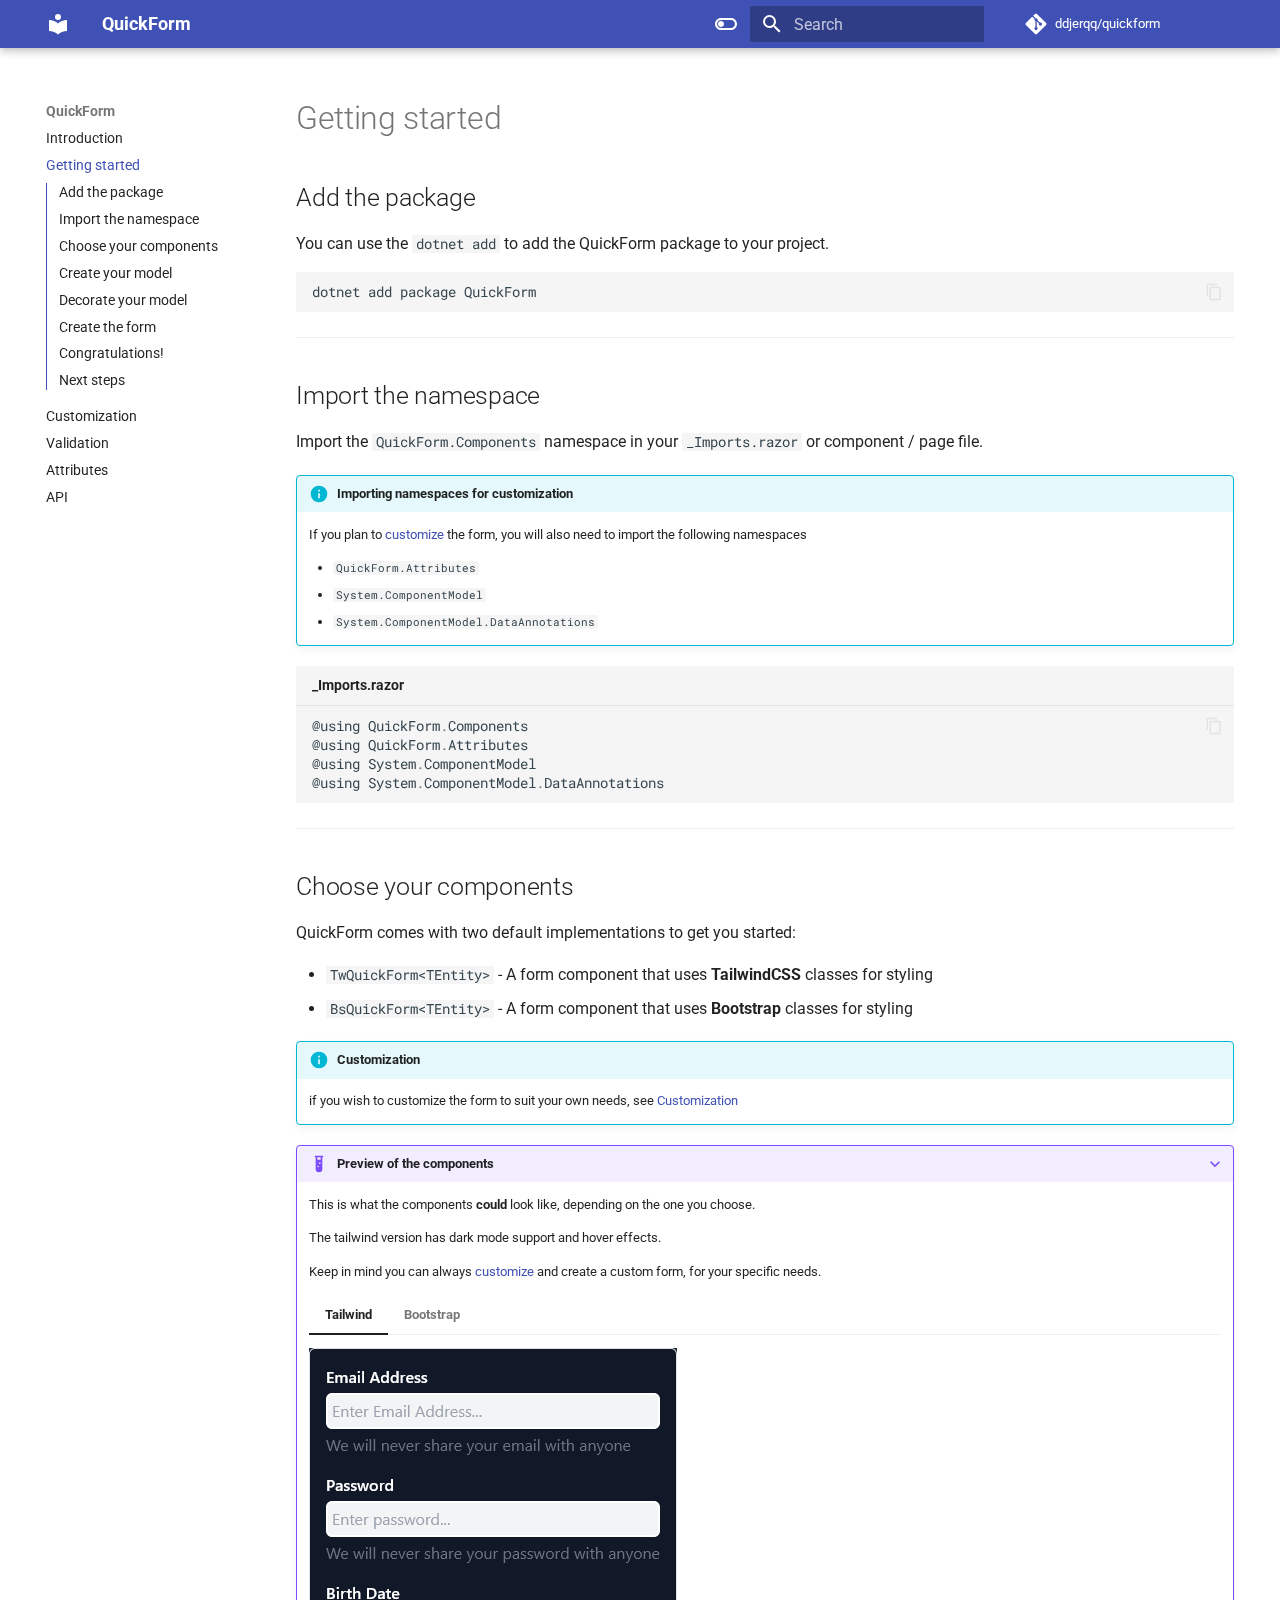
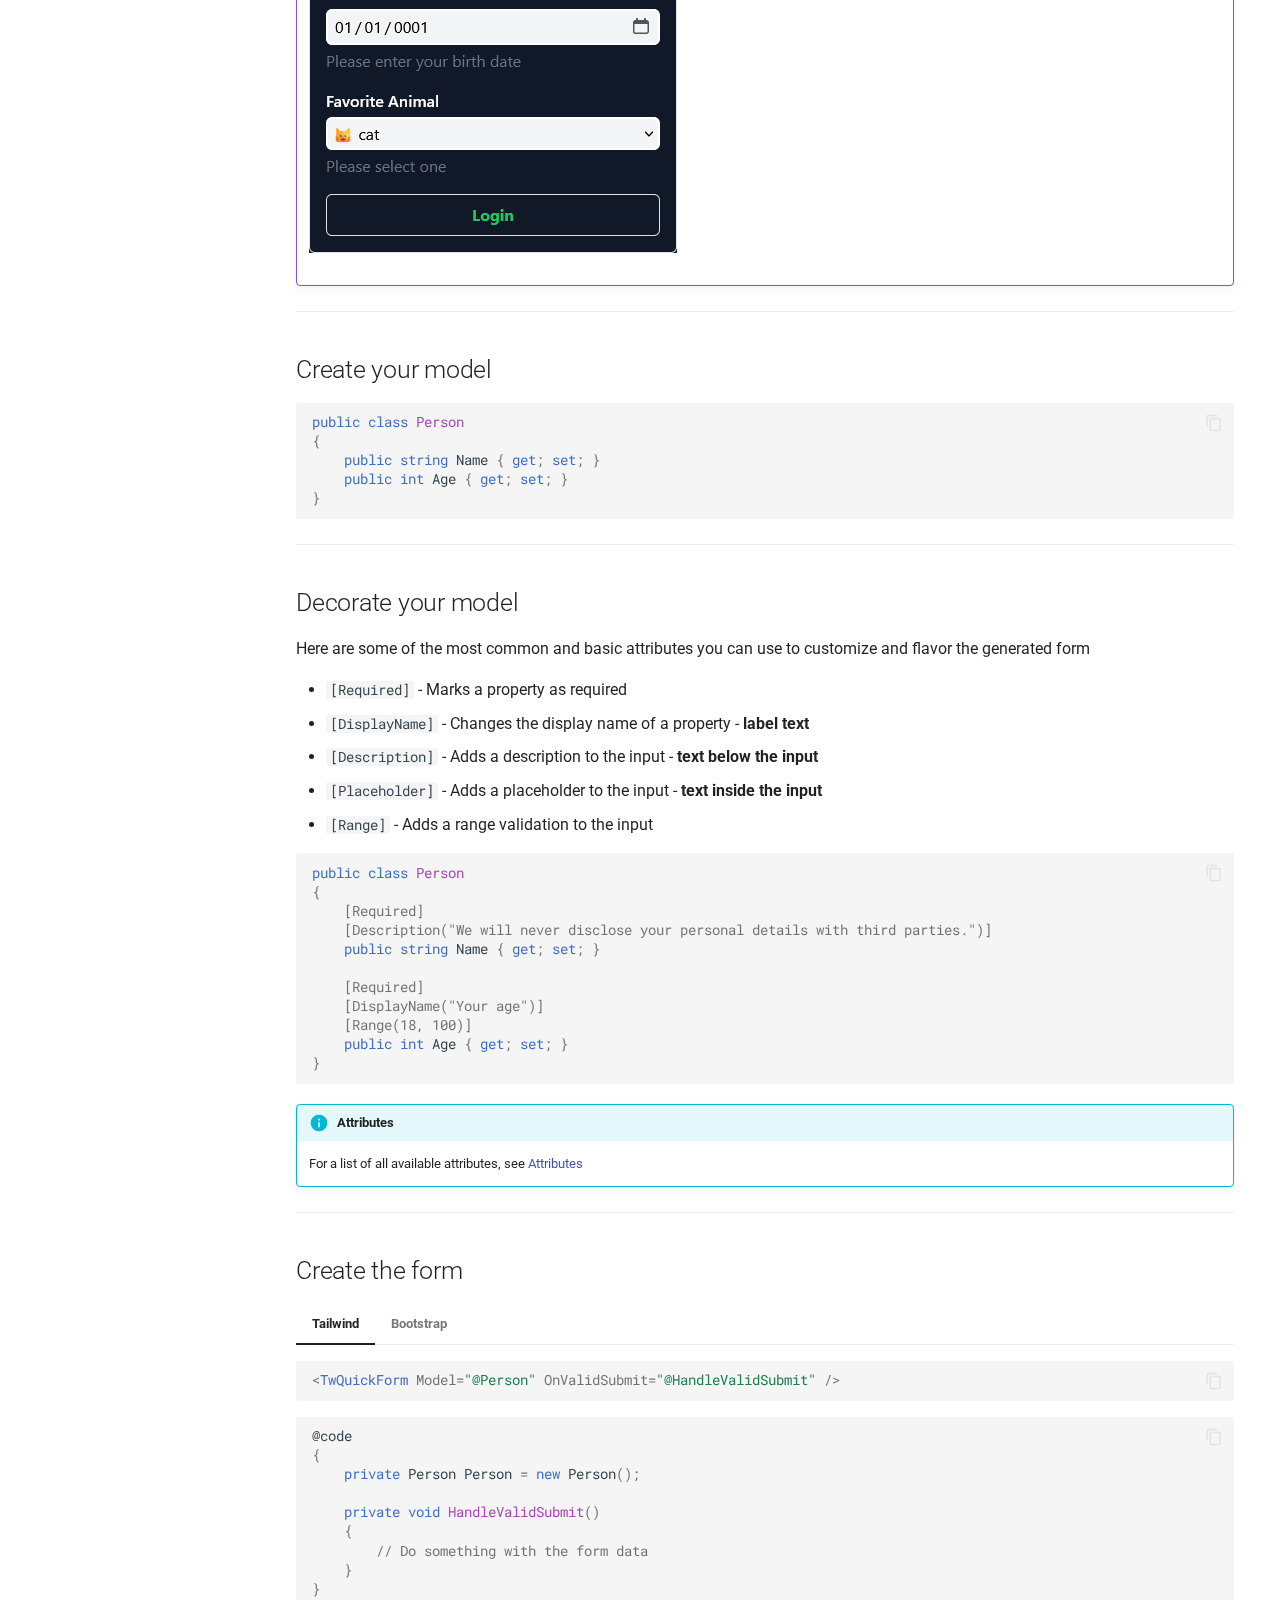
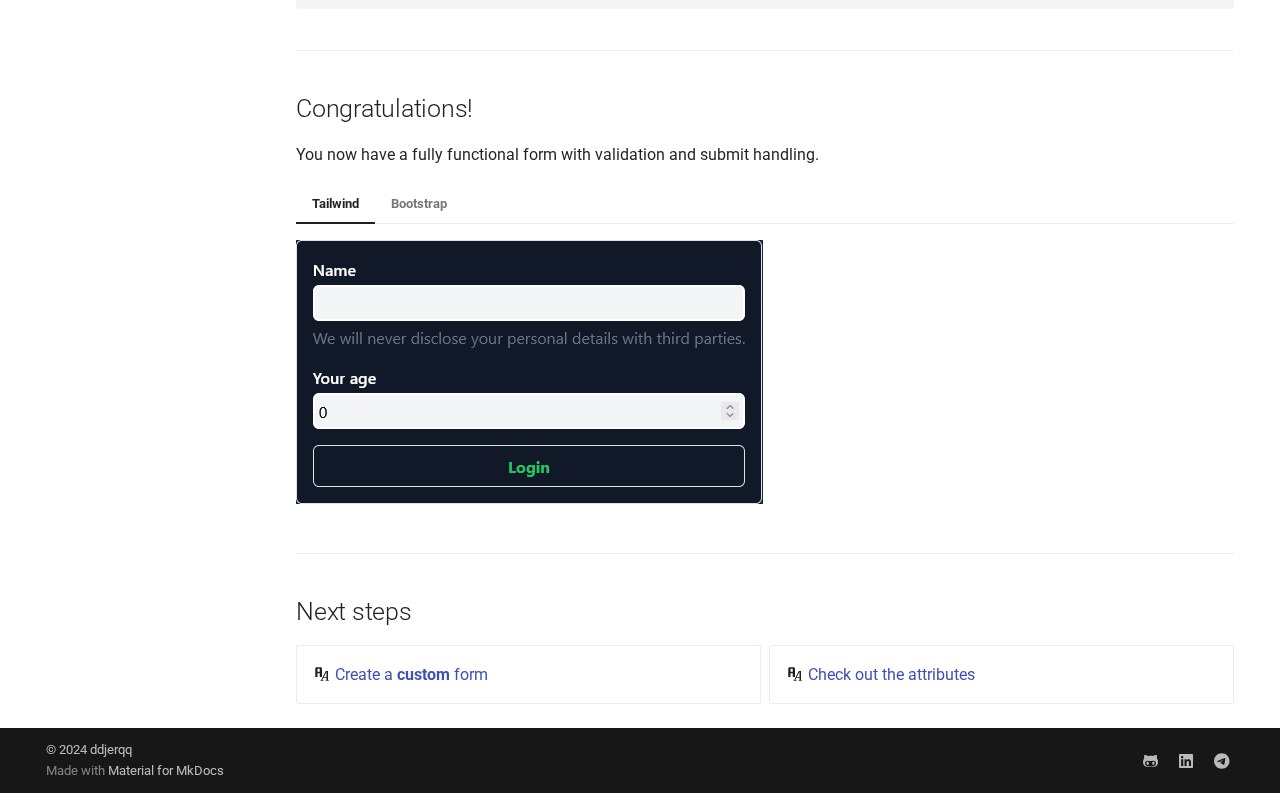
<file: getting-started/index.html>
<!doctype html>
<html lang="en" class="no-js">
  <head>
    
      <meta charset="utf-8">
      <meta name="viewport" content="width=device-width,initial-scale=1">
      
        <meta name="description" content="QuickForm is a simple and powerful form builder for blazor developers.">
      
      
        <meta name="author" content="ddjerqq">
      
      
        <link rel="canonical" href="https://ddjerqq.github.io/quickform/getting-started/">
      
      
        <link rel="prev" href="..">
      
      
        <link rel="next" href="../customization/">
      
      
      <link rel="icon" href="../assets/images/favicon.png">
      <meta name="generator" content="mkdocs-1.6.0, mkdocs-material-9.5.31">
    
    
      
        <title>Getting started - QuickForm</title>
      
    
    
      <link rel="stylesheet" href="../assets/stylesheets/main.3cba04c6.min.css">
      
        
        <link rel="stylesheet" href="../assets/stylesheets/palette.06af60db.min.css">
      
      


    
    
      
    
    
      
        
        
        <link rel="preconnect" href="https://fonts.gstatic.com" crossorigin>
        <link rel="stylesheet" href="https://fonts.googleapis.com/css?family=Roboto:300,300i,400,400i,700,700i%7CRoboto+Mono:400,400i,700,700i&display=fallback">
        <style>:root{--md-text-font:"Roboto";--md-code-font:"Roboto Mono"}</style>
      
    
    
    <script>__md_scope=new URL("..",location),__md_hash=e=>[...e].reduce((e,_)=>(e<<5)-e+_.charCodeAt(0),0),__md_get=(e,_=localStorage,t=__md_scope)=>JSON.parse(_.getItem(t.pathname+"."+e)),__md_set=(e,_,t=localStorage,a=__md_scope)=>{try{t.setItem(a.pathname+"."+e,JSON.stringify(_))}catch(e){}}</script>
    
      

    
    
    
  </head>
  
  
    
    
      
    
    
    
    
    <body dir="ltr" data-md-color-scheme="default" data-md-color-primary="indigo" data-md-color-accent="deep-purple">
  
    
    <input class="md-toggle" data-md-toggle="drawer" type="checkbox" id="__drawer" autocomplete="off">
    <input class="md-toggle" data-md-toggle="search" type="checkbox" id="__search" autocomplete="off">
    <label class="md-overlay" for="__drawer"></label>
    <div data-md-component="skip">
      
        
        <a href="#getting-started" class="md-skip">
          Skip to content
        </a>
      
    </div>
    <div data-md-component="announce">
      
    </div>
    
    
      

  

<header class="md-header md-header--shadow" data-md-component="header">
  <nav class="md-header__inner md-grid" aria-label="Header">
    <a href=".." title="QuickForm" class="md-header__button md-logo" aria-label="QuickForm" data-md-component="logo">
      
  
  <svg xmlns="http://www.w3.org/2000/svg" viewBox="0 0 24 24"><path d="M12 8a3 3 0 0 0 3-3 3 3 0 0 0-3-3 3 3 0 0 0-3 3 3 3 0 0 0 3 3m0 3.54C9.64 9.35 6.5 8 3 8v11c3.5 0 6.64 1.35 9 3.54 2.36-2.19 5.5-3.54 9-3.54V8c-3.5 0-6.64 1.35-9 3.54Z"/></svg>

    </a>
    <label class="md-header__button md-icon" for="__drawer">
      
      <svg xmlns="http://www.w3.org/2000/svg" viewBox="0 0 24 24"><path d="M3 6h18v2H3V6m0 5h18v2H3v-2m0 5h18v2H3v-2Z"/></svg>
    </label>
    <div class="md-header__title" data-md-component="header-title">
      <div class="md-header__ellipsis">
        <div class="md-header__topic">
          <span class="md-ellipsis">
            QuickForm
          </span>
        </div>
        <div class="md-header__topic" data-md-component="header-topic">
          <span class="md-ellipsis">
            
              Getting started
            
          </span>
        </div>
      </div>
    </div>
    
      
        <form class="md-header__option" data-md-component="palette">
  
    
    
    
    <input class="md-option" data-md-color-media="" data-md-color-scheme="default" data-md-color-primary="indigo" data-md-color-accent="deep-purple"  aria-label="switch to dark mode"  type="radio" name="__palette" id="__palette_0">
    
      <label class="md-header__button md-icon" title="switch to dark mode" for="__palette_1" hidden>
        <svg xmlns="http://www.w3.org/2000/svg" viewBox="0 0 24 24"><path d="M17 6H7c-3.31 0-6 2.69-6 6s2.69 6 6 6h10c3.31 0 6-2.69 6-6s-2.69-6-6-6zm0 10H7c-2.21 0-4-1.79-4-4s1.79-4 4-4h10c2.21 0 4 1.79 4 4s-1.79 4-4 4zM7 9c-1.66 0-3 1.34-3 3s1.34 3 3 3 3-1.34 3-3-1.34-3-3-3z"/></svg>
      </label>
    
  
    
    
    
    <input class="md-option" data-md-color-media="" data-md-color-scheme="slate" data-md-color-primary="indigo" data-md-color-accent="deep-purple"  aria-label="switch to light mode"  type="radio" name="__palette" id="__palette_1">
    
      <label class="md-header__button md-icon" title="switch to light mode" for="__palette_0" hidden>
        <svg xmlns="http://www.w3.org/2000/svg" viewBox="0 0 24 24"><path d="M17 7H7a5 5 0 0 0-5 5 5 5 0 0 0 5 5h10a5 5 0 0 0 5-5 5 5 0 0 0-5-5m0 8a3 3 0 0 1-3-3 3 3 0 0 1 3-3 3 3 0 0 1 3 3 3 3 0 0 1-3 3Z"/></svg>
      </label>
    
  
</form>
      
    
    
      <script>var media,input,key,value,palette=__md_get("__palette");if(palette&&palette.color){"(prefers-color-scheme)"===palette.color.media&&(media=matchMedia("(prefers-color-scheme: light)"),input=document.querySelector(media.matches?"[data-md-color-media='(prefers-color-scheme: light)']":"[data-md-color-media='(prefers-color-scheme: dark)']"),palette.color.media=input.getAttribute("data-md-color-media"),palette.color.scheme=input.getAttribute("data-md-color-scheme"),palette.color.primary=input.getAttribute("data-md-color-primary"),palette.color.accent=input.getAttribute("data-md-color-accent"));for([key,value]of Object.entries(palette.color))document.body.setAttribute("data-md-color-"+key,value)}</script>
    
    
    
      <label class="md-header__button md-icon" for="__search">
        
        <svg xmlns="http://www.w3.org/2000/svg" viewBox="0 0 24 24"><path d="M9.5 3A6.5 6.5 0 0 1 16 9.5c0 1.61-.59 3.09-1.56 4.23l.27.27h.79l5 5-1.5 1.5-5-5v-.79l-.27-.27A6.516 6.516 0 0 1 9.5 16 6.5 6.5 0 0 1 3 9.5 6.5 6.5 0 0 1 9.5 3m0 2C7 5 5 7 5 9.5S7 14 9.5 14 14 12 14 9.5 12 5 9.5 5Z"/></svg>
      </label>
      <div class="md-search" data-md-component="search" role="dialog">
  <label class="md-search__overlay" for="__search"></label>
  <div class="md-search__inner" role="search">
    <form class="md-search__form" name="search">
      <input type="text" class="md-search__input" name="query" aria-label="Search" placeholder="Search" autocapitalize="off" autocorrect="off" autocomplete="off" spellcheck="false" data-md-component="search-query" required>
      <label class="md-search__icon md-icon" for="__search">
        
        <svg xmlns="http://www.w3.org/2000/svg" viewBox="0 0 24 24"><path d="M9.5 3A6.5 6.5 0 0 1 16 9.5c0 1.61-.59 3.09-1.56 4.23l.27.27h.79l5 5-1.5 1.5-5-5v-.79l-.27-.27A6.516 6.516 0 0 1 9.5 16 6.5 6.5 0 0 1 3 9.5 6.5 6.5 0 0 1 9.5 3m0 2C7 5 5 7 5 9.5S7 14 9.5 14 14 12 14 9.5 12 5 9.5 5Z"/></svg>
        
        <svg xmlns="http://www.w3.org/2000/svg" viewBox="0 0 24 24"><path d="M20 11v2H8l5.5 5.5-1.42 1.42L4.16 12l7.92-7.92L13.5 5.5 8 11h12Z"/></svg>
      </label>
      <nav class="md-search__options" aria-label="Search">
        
        <button type="reset" class="md-search__icon md-icon" title="Clear" aria-label="Clear" tabindex="-1">
          
          <svg xmlns="http://www.w3.org/2000/svg" viewBox="0 0 24 24"><path d="M19 6.41 17.59 5 12 10.59 6.41 5 5 6.41 10.59 12 5 17.59 6.41 19 12 13.41 17.59 19 19 17.59 13.41 12 19 6.41Z"/></svg>
        </button>
      </nav>
      
        <div class="md-search__suggest" data-md-component="search-suggest"></div>
      
    </form>
    <div class="md-search__output">
      <div class="md-search__scrollwrap" tabindex="0" data-md-scrollfix>
        <div class="md-search-result" data-md-component="search-result">
          <div class="md-search-result__meta">
            Initializing search
          </div>
          <ol class="md-search-result__list" role="presentation"></ol>
        </div>
      </div>
    </div>
  </div>
</div>
    
    
      <div class="md-header__source">
        <a href="https://github.com/ddjerqq/quickform" title="Go to repository" class="md-source" data-md-component="source">
  <div class="md-source__icon md-icon">
    
    <svg xmlns="http://www.w3.org/2000/svg" viewBox="0 0 448 512"><!--! Font Awesome Free 6.6.0 by @fontawesome - https://fontawesome.com License - https://fontawesome.com/license/free (Icons: CC BY 4.0, Fonts: SIL OFL 1.1, Code: MIT License) Copyright 2024 Fonticons, Inc.--><path d="M439.55 236.05 244 40.45a28.87 28.87 0 0 0-40.81 0l-40.66 40.63 51.52 51.52c27.06-9.14 52.68 16.77 43.39 43.68l49.66 49.66c34.23-11.8 61.18 31 35.47 56.69-26.49 26.49-70.21-2.87-56-37.34L240.22 199v121.85c25.3 12.54 22.26 41.85 9.08 55a34.34 34.34 0 0 1-48.55 0c-17.57-17.6-11.07-46.91 11.25-56v-123c-20.8-8.51-24.6-30.74-18.64-45L142.57 101 8.45 235.14a28.86 28.86 0 0 0 0 40.81l195.61 195.6a28.86 28.86 0 0 0 40.8 0l194.69-194.69a28.86 28.86 0 0 0 0-40.81z"/></svg>
  </div>
  <div class="md-source__repository">
    ddjerqq/quickform
  </div>
</a>
      </div>
    
  </nav>
  
</header>
    
    <div class="md-container" data-md-component="container">
      
      
        
          
        
      
      <main class="md-main" data-md-component="main">
        <div class="md-main__inner md-grid">
          
            
              
              <div class="md-sidebar md-sidebar--primary" data-md-component="sidebar" data-md-type="navigation" >
                <div class="md-sidebar__scrollwrap">
                  <div class="md-sidebar__inner">
                    



  

<nav class="md-nav md-nav--primary md-nav--integrated" aria-label="Navigation" data-md-level="0">
  <label class="md-nav__title" for="__drawer">
    <a href=".." title="QuickForm" class="md-nav__button md-logo" aria-label="QuickForm" data-md-component="logo">
      
  
  <svg xmlns="http://www.w3.org/2000/svg" viewBox="0 0 24 24"><path d="M12 8a3 3 0 0 0 3-3 3 3 0 0 0-3-3 3 3 0 0 0-3 3 3 3 0 0 0 3 3m0 3.54C9.64 9.35 6.5 8 3 8v11c3.5 0 6.64 1.35 9 3.54 2.36-2.19 5.5-3.54 9-3.54V8c-3.5 0-6.64 1.35-9 3.54Z"/></svg>

    </a>
    QuickForm
  </label>
  
    <div class="md-nav__source">
      <a href="https://github.com/ddjerqq/quickform" title="Go to repository" class="md-source" data-md-component="source">
  <div class="md-source__icon md-icon">
    
    <svg xmlns="http://www.w3.org/2000/svg" viewBox="0 0 448 512"><!--! Font Awesome Free 6.6.0 by @fontawesome - https://fontawesome.com License - https://fontawesome.com/license/free (Icons: CC BY 4.0, Fonts: SIL OFL 1.1, Code: MIT License) Copyright 2024 Fonticons, Inc.--><path d="M439.55 236.05 244 40.45a28.87 28.87 0 0 0-40.81 0l-40.66 40.63 51.52 51.52c27.06-9.14 52.68 16.77 43.39 43.68l49.66 49.66c34.23-11.8 61.18 31 35.47 56.69-26.49 26.49-70.21-2.87-56-37.34L240.22 199v121.85c25.3 12.54 22.26 41.85 9.08 55a34.34 34.34 0 0 1-48.55 0c-17.57-17.6-11.07-46.91 11.25-56v-123c-20.8-8.51-24.6-30.74-18.64-45L142.57 101 8.45 235.14a28.86 28.86 0 0 0 0 40.81l195.61 195.6a28.86 28.86 0 0 0 40.8 0l194.69-194.69a28.86 28.86 0 0 0 0-40.81z"/></svg>
  </div>
  <div class="md-source__repository">
    ddjerqq/quickform
  </div>
</a>
    </div>
  
  <ul class="md-nav__list" data-md-scrollfix>
    
      
      
  
  
  
  
    <li class="md-nav__item">
      <a href=".." class="md-nav__link">
        
  
  <span class="md-ellipsis">
    Introduction
  </span>
  

      </a>
    </li>
  

    
      
      
  
  
    
  
  
  
    <li class="md-nav__item md-nav__item--active">
      
      <input class="md-nav__toggle md-toggle" type="checkbox" id="__toc">
      
      
        
      
      
        <label class="md-nav__link md-nav__link--active" for="__toc">
          
  
  <span class="md-ellipsis">
    Getting started
  </span>
  

          <span class="md-nav__icon md-icon"></span>
        </label>
      
      <a href="./" class="md-nav__link md-nav__link--active">
        
  
  <span class="md-ellipsis">
    Getting started
  </span>
  

      </a>
      
        

<nav class="md-nav md-nav--secondary" aria-label="Table of contents">
  
  
  
    
  
  
    <label class="md-nav__title" for="__toc">
      <span class="md-nav__icon md-icon"></span>
      Table of contents
    </label>
    <ul class="md-nav__list" data-md-component="toc" data-md-scrollfix>
      
        <li class="md-nav__item">
  <a href="#add-the-package" class="md-nav__link">
    <span class="md-ellipsis">
      Add the package
    </span>
  </a>
  
</li>
      
        <li class="md-nav__item">
  <a href="#import-the-namespace" class="md-nav__link">
    <span class="md-ellipsis">
      Import the namespace
    </span>
  </a>
  
</li>
      
        <li class="md-nav__item">
  <a href="#choose-your-components" class="md-nav__link">
    <span class="md-ellipsis">
      Choose your components
    </span>
  </a>
  
</li>
      
        <li class="md-nav__item">
  <a href="#create-your-model" class="md-nav__link">
    <span class="md-ellipsis">
      Create your model
    </span>
  </a>
  
</li>
      
        <li class="md-nav__item">
  <a href="#decorate-your-model" class="md-nav__link">
    <span class="md-ellipsis">
      Decorate your model
    </span>
  </a>
  
</li>
      
        <li class="md-nav__item">
  <a href="#create-the-form" class="md-nav__link">
    <span class="md-ellipsis">
      Create the form
    </span>
  </a>
  
</li>
      
        <li class="md-nav__item">
  <a href="#congratulations" class="md-nav__link">
    <span class="md-ellipsis">
      Congratulations!
    </span>
  </a>
  
</li>
      
        <li class="md-nav__item">
  <a href="#next-steps" class="md-nav__link">
    <span class="md-ellipsis">
      Next steps
    </span>
  </a>
  
</li>
      
    </ul>
  
</nav>
      
    </li>
  

    
      
      
  
  
  
  
    <li class="md-nav__item">
      <a href="../customization/" class="md-nav__link">
        
  
  <span class="md-ellipsis">
    Customization
  </span>
  

      </a>
    </li>
  

    
      
      
  
  
  
  
    <li class="md-nav__item">
      <a href="../validation/" class="md-nav__link">
        
  
  <span class="md-ellipsis">
    Validation
  </span>
  

      </a>
    </li>
  

    
      
      
  
  
  
  
    <li class="md-nav__item">
      <a href="../attributes/" class="md-nav__link">
        
  
  <span class="md-ellipsis">
    Attributes
  </span>
  

      </a>
    </li>
  

    
      
      
  
  
  
  
    <li class="md-nav__item">
      <a href="../api/" class="md-nav__link">
        
  
  <span class="md-ellipsis">
    API
  </span>
  

      </a>
    </li>
  

    
  </ul>
</nav>
                  </div>
                </div>
              </div>
            
            
          
          
            <div class="md-content" data-md-component="content">
              <article class="md-content__inner md-typeset">
                
                  

  
  


<h1 id="getting-started">Getting started</h1>
<h2 id="add-the-package">Add the package</h2>
<p>You can use the <code>dotnet add</code> to add the QuickForm package to your project.</p>
<div class="language-bash highlight"><pre><span></span><code><span id="__span-0-1"><a id="__codelineno-0-1" name="__codelineno-0-1" href="#__codelineno-0-1"></a>dotnet<span class="w"> </span>add<span class="w"> </span>package<span class="w"> </span>QuickForm
</span></code></pre></div>
<hr />
<h2 id="import-the-namespace">Import the namespace</h2>
<p>Import the <code>QuickForm.Components</code> namespace in your <code>_Imports.razor</code> or component / page file.</p>
<div class="admonition info">
<p class="admonition-title">Importing namespaces for customization</p>
<p>If you plan to <a href="../customization">customize</a> the form, you will also need to import the following namespaces</p>
<ul>
<li><code>QuickForm.Attributes</code></li>
<li><code>System.ComponentModel</code></li>
<li><code>System.ComponentModel.DataAnnotations</code> </li>
</ul>
</div>
<div class="language-csharp highlight"><span class="filename">_Imports.razor</span><pre><span></span><code><span id="__span-1-1"><a id="__codelineno-1-1" name="__codelineno-1-1" href="#__codelineno-1-1"></a><span class="n">@using</span><span class="w"> </span><span class="n">QuickForm</span><span class="p">.</span><span class="n">Components</span>
</span><span id="__span-1-2"><a id="__codelineno-1-2" name="__codelineno-1-2" href="#__codelineno-1-2"></a><span class="n">@using</span><span class="w"> </span><span class="n">QuickForm</span><span class="p">.</span><span class="n">Attributes</span>
</span><span id="__span-1-3"><a id="__codelineno-1-3" name="__codelineno-1-3" href="#__codelineno-1-3"></a><span class="n">@using</span><span class="w"> </span><span class="n">System</span><span class="p">.</span><span class="n">ComponentModel</span>
</span><span id="__span-1-4"><a id="__codelineno-1-4" name="__codelineno-1-4" href="#__codelineno-1-4"></a><span class="n">@using</span><span class="w"> </span><span class="n">System</span><span class="p">.</span><span class="n">ComponentModel</span><span class="p">.</span><span class="n">DataAnnotations</span>
</span></code></pre></div>
<hr />
<h2 id="choose-your-components">Choose your components</h2>
<p>QuickForm comes with two default implementations to get you started:</p>
<ul>
<li><code>TwQuickForm&lt;TEntity&gt;</code> - A form component that uses <strong>TailwindCSS</strong> classes for styling</li>
<li><code>BsQuickForm&lt;TEntity&gt;</code> - A form component that uses <strong>Bootstrap</strong> classes for styling</li>
</ul>
<div class="admonition info">
<p class="admonition-title">Customization</p>
<p>if you wish to customize the form to suit your own needs, see <a href="../customization">Customization</a></p>
</div>
<details class="example" open="open">
<summary>Preview of the components</summary>
<p>This is what the components <strong>could</strong> look like, depending on the one you choose.</p>
<p>The tailwind version has dark mode support and hover effects.</p>
<p>Keep in mind you can always <a href="../customization">customize</a> and create a custom form, for your specific needs.</p>
<div class="tabbed-set tabbed-alternate" data-tabs="1:2"><input checked="checked" id="__tabbed_1_1" name="__tabbed_1" type="radio" /><input id="__tabbed_1_2" name="__tabbed_1" type="radio" /><div class="tabbed-labels"><label for="__tabbed_1_1">Tailwind</label><label for="__tabbed_1_2">Bootstrap</label></div>
<div class="tabbed-content">
<div class="tabbed-block">
<p><img alt="The generated form" loading="lazy" src="../images/tw.png" /></p>
</div>
<div class="tabbed-block">
<p><img alt="The generated form" loading="lazy" src="../images/bs.png" /></p>
</div>
</div>
</div>
</details>
<hr />
<h2 id="create-your-model">Create your model</h2>
<div class="language-csharp highlight"><pre><span></span><code><span id="__span-2-1"><a id="__codelineno-2-1" name="__codelineno-2-1" href="#__codelineno-2-1"></a><span class="k">public</span><span class="w"> </span><span class="k">class</span><span class="w"> </span><span class="nc">Person</span>
</span><span id="__span-2-2"><a id="__codelineno-2-2" name="__codelineno-2-2" href="#__codelineno-2-2"></a><span class="p">{</span>
</span><span id="__span-2-3"><a id="__codelineno-2-3" name="__codelineno-2-3" href="#__codelineno-2-3"></a><span class="w">    </span><span class="k">public</span><span class="w"> </span><span class="kt">string</span><span class="w"> </span><span class="n">Name</span><span class="w"> </span><span class="p">{</span><span class="w"> </span><span class="k">get</span><span class="p">;</span><span class="w"> </span><span class="k">set</span><span class="p">;</span><span class="w"> </span><span class="p">}</span>
</span><span id="__span-2-4"><a id="__codelineno-2-4" name="__codelineno-2-4" href="#__codelineno-2-4"></a><span class="w">    </span><span class="k">public</span><span class="w"> </span><span class="kt">int</span><span class="w"> </span><span class="n">Age</span><span class="w"> </span><span class="p">{</span><span class="w"> </span><span class="k">get</span><span class="p">;</span><span class="w"> </span><span class="k">set</span><span class="p">;</span><span class="w"> </span><span class="p">}</span>
</span><span id="__span-2-5"><a id="__codelineno-2-5" name="__codelineno-2-5" href="#__codelineno-2-5"></a><span class="p">}</span>
</span></code></pre></div>
<hr />
<h2 id="decorate-your-model">Decorate your model</h2>
<p>Here are some of the most common and basic attributes you can use to customize and flavor the generated form</p>
<ul>
<li><code>[Required]</code> - Marks a property as required</li>
<li><code>[DisplayName]</code> - Changes the display name of a property - <strong>label text</strong></li>
<li><code>[Description]</code> - Adds a description to the input - <strong>text below the input</strong></li>
<li><code>[Placeholder]</code> - Adds a placeholder to the input - <strong>text inside the input</strong></li>
<li><code>[Range]</code> - Adds a range validation to the input</li>
</ul>
<div class="language-csharp highlight"><pre><span></span><code><span id="__span-3-1"><a id="__codelineno-3-1" name="__codelineno-3-1" href="#__codelineno-3-1"></a><span class="k">public</span><span class="w"> </span><span class="k">class</span><span class="w"> </span><span class="nc">Person</span>
</span><span id="__span-3-2"><a id="__codelineno-3-2" name="__codelineno-3-2" href="#__codelineno-3-2"></a><span class="p">{</span>
</span><span id="__span-3-3"><a id="__codelineno-3-3" name="__codelineno-3-3" href="#__codelineno-3-3"></a><span class="w">    </span><span class="na">[Required]</span>
</span><span id="__span-3-4"><a id="__codelineno-3-4" name="__codelineno-3-4" href="#__codelineno-3-4"></a><span class="w">    </span><span class="na">[Description(&quot;We will never disclose your personal details with third parties.&quot;)]</span>
</span><span id="__span-3-5"><a id="__codelineno-3-5" name="__codelineno-3-5" href="#__codelineno-3-5"></a><span class="w">    </span><span class="k">public</span><span class="w"> </span><span class="kt">string</span><span class="w"> </span><span class="n">Name</span><span class="w"> </span><span class="p">{</span><span class="w"> </span><span class="k">get</span><span class="p">;</span><span class="w"> </span><span class="k">set</span><span class="p">;</span><span class="w"> </span><span class="p">}</span>
</span><span id="__span-3-6"><a id="__codelineno-3-6" name="__codelineno-3-6" href="#__codelineno-3-6"></a>
</span><span id="__span-3-7"><a id="__codelineno-3-7" name="__codelineno-3-7" href="#__codelineno-3-7"></a><span class="w">    </span><span class="na">[Required]</span>
</span><span id="__span-3-8"><a id="__codelineno-3-8" name="__codelineno-3-8" href="#__codelineno-3-8"></a><span class="w">    </span><span class="na">[DisplayName(&quot;Your age&quot;)]</span>
</span><span id="__span-3-9"><a id="__codelineno-3-9" name="__codelineno-3-9" href="#__codelineno-3-9"></a><span class="w">    </span><span class="na">[Range(18, 100)]</span>
</span><span id="__span-3-10"><a id="__codelineno-3-10" name="__codelineno-3-10" href="#__codelineno-3-10"></a><span class="w">    </span><span class="k">public</span><span class="w"> </span><span class="kt">int</span><span class="w"> </span><span class="n">Age</span><span class="w"> </span><span class="p">{</span><span class="w"> </span><span class="k">get</span><span class="p">;</span><span class="w"> </span><span class="k">set</span><span class="p">;</span><span class="w"> </span><span class="p">}</span>
</span><span id="__span-3-11"><a id="__codelineno-3-11" name="__codelineno-3-11" href="#__codelineno-3-11"></a><span class="p">}</span>
</span></code></pre></div>
<div class="admonition info">
<p class="admonition-title">Attributes</p>
<p>For a list of all available attributes, see <a href="../attributes">Attributes</a></p>
</div>
<hr />
<h2 id="create-the-form">Create the form</h2>
<div class="tabbed-set tabbed-alternate" data-tabs="2:2"><input checked="checked" id="__tabbed_2_1" name="__tabbed_2" type="radio" /><input id="__tabbed_2_2" name="__tabbed_2" type="radio" /><div class="tabbed-labels"><label for="__tabbed_2_1">Tailwind</label><label for="__tabbed_2_2">Bootstrap</label></div>
<div class="tabbed-content">
<div class="tabbed-block">
<p><div class="language-jsx highlight"><pre><span></span><code><span id="__span-4-1"><a id="__codelineno-4-1" name="__codelineno-4-1" href="#__codelineno-4-1"></a><span class="p">&lt;</span><span class="nt">TwQuickForm</span><span class="w"> </span><span class="na">Model</span><span class="o">=</span><span class="s">&quot;@Person&quot;</span><span class="w"> </span><span class="na">OnValidSubmit</span><span class="o">=</span><span class="s">&quot;@HandleValidSubmit&quot;</span><span class="w"> </span><span class="p">/&gt;</span>
</span></code></pre></div>
<div class="language-csharp highlight"><pre><span></span><code><span id="__span-5-1"><a id="__codelineno-5-1" name="__codelineno-5-1" href="#__codelineno-5-1"></a><span class="n">@code</span><span class="w"> </span>
</span><span id="__span-5-2"><a id="__codelineno-5-2" name="__codelineno-5-2" href="#__codelineno-5-2"></a><span class="p">{</span>
</span><span id="__span-5-3"><a id="__codelineno-5-3" name="__codelineno-5-3" href="#__codelineno-5-3"></a><span class="w">    </span><span class="k">private</span><span class="w"> </span><span class="n">Person</span><span class="w"> </span><span class="n">Person</span><span class="w"> </span><span class="o">=</span><span class="w"> </span><span class="k">new</span><span class="w"> </span><span class="n">Person</span><span class="p">();</span>
</span><span id="__span-5-4"><a id="__codelineno-5-4" name="__codelineno-5-4" href="#__codelineno-5-4"></a>
</span><span id="__span-5-5"><a id="__codelineno-5-5" name="__codelineno-5-5" href="#__codelineno-5-5"></a><span class="w">    </span><span class="k">private</span><span class="w"> </span><span class="k">void</span><span class="w"> </span><span class="nf">HandleValidSubmit</span><span class="p">()</span>
</span><span id="__span-5-6"><a id="__codelineno-5-6" name="__codelineno-5-6" href="#__codelineno-5-6"></a><span class="w">    </span><span class="p">{</span>
</span><span id="__span-5-7"><a id="__codelineno-5-7" name="__codelineno-5-7" href="#__codelineno-5-7"></a><span class="w">        </span><span class="c1">// Do something with the form data</span>
</span><span id="__span-5-8"><a id="__codelineno-5-8" name="__codelineno-5-8" href="#__codelineno-5-8"></a><span class="w">    </span><span class="p">}</span>
</span><span id="__span-5-9"><a id="__codelineno-5-9" name="__codelineno-5-9" href="#__codelineno-5-9"></a><span class="p">}</span>
</span></code></pre></div></p>
</div>
<div class="tabbed-block">
<p><div class="language-jsx highlight"><pre><span></span><code><span id="__span-6-1"><a id="__codelineno-6-1" name="__codelineno-6-1" href="#__codelineno-6-1"></a><span class="p">&lt;</span><span class="nt">BsQuickForm</span><span class="w"> </span><span class="na">Model</span><span class="o">=</span><span class="s">&quot;@Person&quot;</span><span class="w"> </span><span class="na">OnValidSubmit</span><span class="o">=</span><span class="s">&quot;@HandleValidSubmit&quot;</span><span class="w"> </span><span class="p">/&gt;</span>
</span></code></pre></div>
<div class="language-csharp highlight"><pre><span></span><code><span id="__span-7-1"><a id="__codelineno-7-1" name="__codelineno-7-1" href="#__codelineno-7-1"></a><span class="n">@code</span><span class="w"> </span>
</span><span id="__span-7-2"><a id="__codelineno-7-2" name="__codelineno-7-2" href="#__codelineno-7-2"></a><span class="p">{</span>
</span><span id="__span-7-3"><a id="__codelineno-7-3" name="__codelineno-7-3" href="#__codelineno-7-3"></a><span class="w">    </span><span class="k">private</span><span class="w"> </span><span class="n">Person</span><span class="w"> </span><span class="n">Person</span><span class="w"> </span><span class="o">=</span><span class="w"> </span><span class="k">new</span><span class="w"> </span><span class="n">Person</span><span class="p">();</span>
</span><span id="__span-7-4"><a id="__codelineno-7-4" name="__codelineno-7-4" href="#__codelineno-7-4"></a>
</span><span id="__span-7-5"><a id="__codelineno-7-5" name="__codelineno-7-5" href="#__codelineno-7-5"></a><span class="w">    </span><span class="k">private</span><span class="w"> </span><span class="k">void</span><span class="w"> </span><span class="nf">HandleValidSubmit</span><span class="p">()</span>
</span><span id="__span-7-6"><a id="__codelineno-7-6" name="__codelineno-7-6" href="#__codelineno-7-6"></a><span class="w">    </span><span class="p">{</span>
</span><span id="__span-7-7"><a id="__codelineno-7-7" name="__codelineno-7-7" href="#__codelineno-7-7"></a><span class="w">        </span><span class="c1">// Do something with the form data</span>
</span><span id="__span-7-8"><a id="__codelineno-7-8" name="__codelineno-7-8" href="#__codelineno-7-8"></a><span class="w">    </span><span class="p">}</span>
</span><span id="__span-7-9"><a id="__codelineno-7-9" name="__codelineno-7-9" href="#__codelineno-7-9"></a><span class="p">}</span>
</span></code></pre></div></p>
</div>
</div>
</div>
<hr />
<h2 id="congratulations">Congratulations!</h2>
<p>You now have a fully functional form with validation and submit handling.</p>
<div class="tabbed-set tabbed-alternate" data-tabs="3:2"><input checked="checked" id="__tabbed_3_1" name="__tabbed_3" type="radio" /><input id="__tabbed_3_2" name="__tabbed_3" type="radio" /><div class="tabbed-labels"><label for="__tabbed_3_1">Tailwind</label><label for="__tabbed_3_2">Bootstrap</label></div>
<div class="tabbed-content">
<div class="tabbed-block">
<p><img alt="The generated form" loading="lazy" src="../images/tw-user.png" /></p>
</div>
<div class="tabbed-block">
<p><img alt="The generated form" loading="lazy" src="../images/bs-user.png" /></p>
</div>
</div>
</div>
<hr />
<h2 id="next-steps">Next steps</h2>
<div class="grid cards">
<ul>
<li><span class="twemoji"><svg xmlns="http://www.w3.org/2000/svg" viewBox="0 0 24 24"><path d="M17 8h3v12h1v1h-4v-1h1v-3h-4l-1.5 3H14v1h-4v-1h1l6-12m1 1-3.5 7H18V9M5 3h5c1.11 0 2 .89 2 2v11H9v-5H6v5H3V5c0-1.11.89-2 2-2m1 2v4h3V5H6Z"/></svg></span> <a href="../customization">Create a <strong>custom</strong> form</a></li>
<li><span class="twemoji"><svg xmlns="http://www.w3.org/2000/svg" viewBox="0 0 24 24"><path d="M17 8h3v12h1v1h-4v-1h1v-3h-4l-1.5 3H14v1h-4v-1h1l6-12m1 1-3.5 7H18V9M5 3h5c1.11 0 2 .89 2 2v11H9v-5H6v5H3V5c0-1.11.89-2 2-2m1 2v4h3V5H6Z"/></svg></span> <a href="../attributes">Check out the attributes</a></li>
</ul>
</div>







  
  






                
              </article>
            </div>
          
          
  <script>var tabs=__md_get("__tabs");if(Array.isArray(tabs))e:for(var set of document.querySelectorAll(".tabbed-set")){var tab,labels=set.querySelector(".tabbed-labels");for(tab of tabs)for(var label of labels.getElementsByTagName("label"))if(label.innerText.trim()===tab){var input=document.getElementById(label.htmlFor);input.checked=!0;continue e}}</script>

<script>var target=document.getElementById(location.hash.slice(1));target&&target.name&&(target.checked=target.name.startsWith("__tabbed_"))</script>
        </div>
        
      </main>
      
        <footer class="md-footer">
  
  <div class="md-footer-meta md-typeset">
    <div class="md-footer-meta__inner md-grid">
      <div class="md-copyright">
  
    <div class="md-copyright__highlight">
      &copy; 2024 <a href="https://github.com/ddjerqq" target="_blank" rel="noopener">ddjerqq</a>

    </div>
  
  
    Made with
    <a href="https://squidfunk.github.io/mkdocs-material/" target="_blank" rel="noopener">
      Material for MkDocs
    </a>
  
</div>
      
        <div class="md-social">
  
    
    
    
    
      
      
    
    <a href="https://github.com/ddjerqq" target="_blank" rel="noopener" title="github.com" class="md-social__link">
      <svg xmlns="http://www.w3.org/2000/svg" viewBox="0 0 480 512"><!--! Font Awesome Free 6.6.0 by @fontawesome - https://fontawesome.com License - https://fontawesome.com/license/free (Icons: CC BY 4.0, Fonts: SIL OFL 1.1, Code: MIT License) Copyright 2024 Fonticons, Inc.--><path d="M186.1 328.7c0 20.9-10.9 55.1-36.7 55.1s-36.7-34.2-36.7-55.1 10.9-55.1 36.7-55.1 36.7 34.2 36.7 55.1zM480 278.2c0 31.9-3.2 65.7-17.5 95-37.9 76.6-142.1 74.8-216.7 74.8-75.8 0-186.2 2.7-225.6-74.8-14.6-29-20.2-63.1-20.2-95 0-41.9 13.9-81.5 41.5-113.6-5.2-15.8-7.7-32.4-7.7-48.8 0-21.5 4.9-32.3 14.6-51.8 45.3 0 74.3 9 108.8 36 29-6.9 58.8-10 88.7-10 27 0 54.2 2.9 80.4 9.2 34-26.7 63-35.2 107.8-35.2 9.8 19.5 14.6 30.3 14.6 51.8 0 16.4-2.6 32.7-7.7 48.2 27.5 32.4 39 72.3 39 114.2zm-64.3 50.5c0-43.9-26.7-82.6-73.5-82.6-18.9 0-37 3.4-56 6-14.9 2.3-29.8 3.2-45.1 3.2-15.2 0-30.1-.9-45.1-3.2-18.7-2.6-37-6-56-6-46.8 0-73.5 38.7-73.5 82.6 0 87.8 80.4 101.3 150.4 101.3h48.2c70.3 0 150.6-13.4 150.6-101.3zm-82.6-55.1c-25.8 0-36.7 34.2-36.7 55.1s10.9 55.1 36.7 55.1 36.7-34.2 36.7-55.1-10.9-55.1-36.7-55.1z"/></svg>
    </a>
  
    
    
    
    
      
      
    
    <a href="https://www.linkedin.com/in/giorgi-torvalds-4a4a30285/" target="_blank" rel="noopener" title="www.linkedin.com" class="md-social__link">
      <svg xmlns="http://www.w3.org/2000/svg" viewBox="0 0 448 512"><!--! Font Awesome Free 6.6.0 by @fontawesome - https://fontawesome.com License - https://fontawesome.com/license/free (Icons: CC BY 4.0, Fonts: SIL OFL 1.1, Code: MIT License) Copyright 2024 Fonticons, Inc.--><path d="M416 32H31.9C14.3 32 0 46.5 0 64.3v383.4C0 465.5 14.3 480 31.9 480H416c17.6 0 32-14.5 32-32.3V64.3c0-17.8-14.4-32.3-32-32.3zM135.4 416H69V202.2h66.5V416zm-33.2-243c-21.3 0-38.5-17.3-38.5-38.5S80.9 96 102.2 96c21.2 0 38.5 17.3 38.5 38.5 0 21.3-17.2 38.5-38.5 38.5zm282.1 243h-66.4V312c0-24.8-.5-56.7-34.5-56.7-34.6 0-39.9 27-39.9 54.9V416h-66.4V202.2h63.7v29.2h.9c8.9-16.8 30.6-34.5 62.9-34.5 67.2 0 79.7 44.3 79.7 101.9V416z"/></svg>
    </a>
  
    
    
    
    
      
      
    
    <a href="https://t.me/tenxdeveloper" target="_blank" rel="noopener" title="t.me" class="md-social__link">
      <svg xmlns="http://www.w3.org/2000/svg" viewBox="0 0 496 512"><!--! Font Awesome Free 6.6.0 by @fontawesome - https://fontawesome.com License - https://fontawesome.com/license/free (Icons: CC BY 4.0, Fonts: SIL OFL 1.1, Code: MIT License) Copyright 2024 Fonticons, Inc.--><path d="M248 8C111.033 8 0 119.033 0 256s111.033 248 248 248 248-111.033 248-248S384.967 8 248 8Zm114.952 168.66c-3.732 39.215-19.881 134.378-28.1 178.3-3.476 18.584-10.322 24.816-16.948 25.425-14.4 1.326-25.338-9.517-39.287-18.661-21.827-14.308-34.158-23.215-55.346-37.177-24.485-16.135-8.612-25 5.342-39.5 3.652-3.793 67.107-61.51 68.335-66.746.153-.655.3-3.1-1.154-4.384s-3.59-.849-5.135-.5q-3.283.746-104.608 69.142-14.845 10.194-26.894 9.934c-8.855-.191-25.888-5.006-38.551-9.123-15.531-5.048-27.875-7.717-26.8-16.291q.84-6.7 18.45-13.7 108.446-47.248 144.628-62.3c68.872-28.647 83.183-33.623 92.511-33.789 2.052-.034 6.639.474 9.61 2.885a10.452 10.452 0 0 1 3.53 6.716 43.765 43.765 0 0 1 .417 9.769Z"/></svg>
    </a>
  
</div>
      
    </div>
  </div>
</footer>
      
    </div>
    <div class="md-dialog" data-md-component="dialog">
      <div class="md-dialog__inner md-typeset"></div>
    </div>
    
    
    <script id="__config" type="application/json">{"base": "..", "features": ["navigation.sections", "toc.integrate", "search.suggest", "search.highlight", "content.tabs.link", "content.code.copy", "content.code.select", "content.code.annotate", "content.tooltips"], "search": "../assets/javascripts/workers/search.b8dbb3d2.min.js", "translations": {"clipboard.copied": "Copied to clipboard", "clipboard.copy": "Copy to clipboard", "search.result.more.one": "1 more on this page", "search.result.more.other": "# more on this page", "search.result.none": "No matching documents", "search.result.one": "1 matching document", "search.result.other": "# matching documents", "search.result.placeholder": "Type to start searching", "search.result.term.missing": "Missing", "select.version": "Select version"}}</script>
    
    
      <script src="../assets/javascripts/bundle.fe8b6f2b.min.js"></script>
      
    
  </body>
</html>
</file>
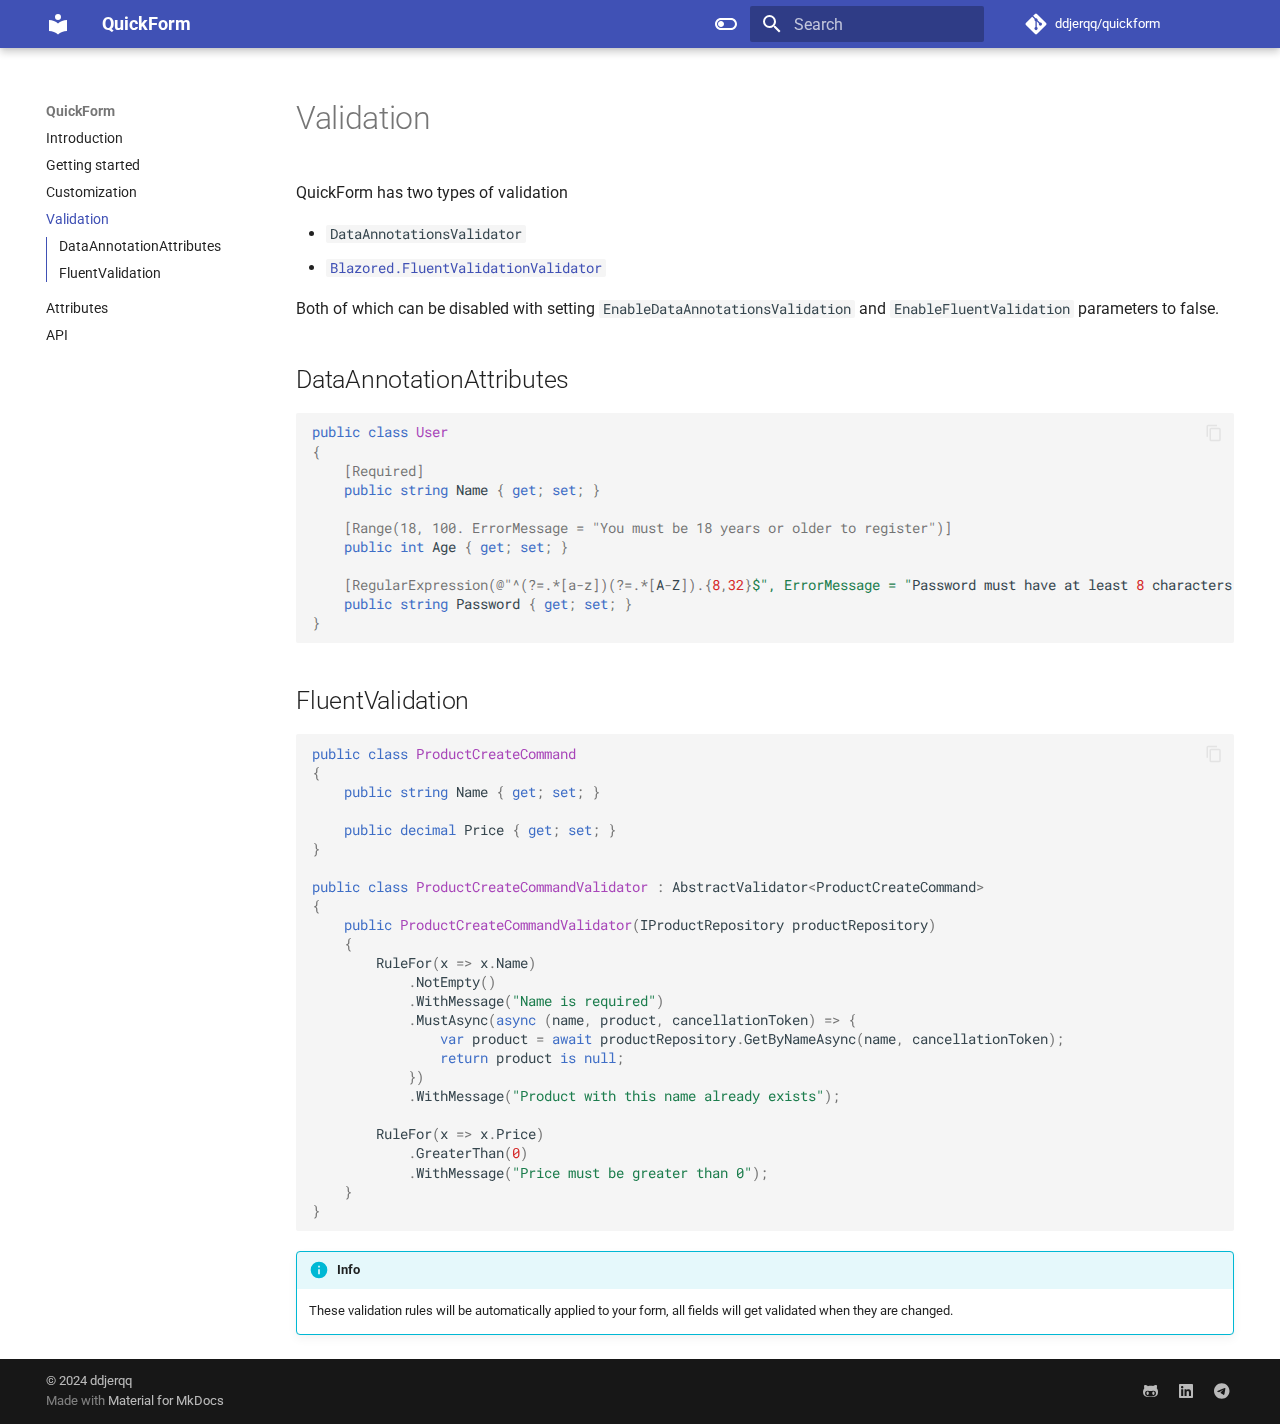
<file: validation/index.html>
<!doctype html>
<html lang="en" class="no-js">
  <head>
    
      <meta charset="utf-8">
      <meta name="viewport" content="width=device-width,initial-scale=1">
      
        <meta name="description" content="QuickForm is a simple and powerful form builder for blazor developers.">
      
      
        <meta name="author" content="ddjerqq">
      
      
        <link rel="canonical" href="https://ddjerqq.github.io/quickform/validation/">
      
      
        <link rel="prev" href="../customization/">
      
      
        <link rel="next" href="../attributes/">
      
      
      <link rel="icon" href="../assets/images/favicon.png">
      <meta name="generator" content="mkdocs-1.6.0, mkdocs-material-9.5.31">
    
    
      
        <title>Validation - QuickForm</title>
      
    
    
      <link rel="stylesheet" href="../assets/stylesheets/main.3cba04c6.min.css">
      
        
        <link rel="stylesheet" href="../assets/stylesheets/palette.06af60db.min.css">
      
      


    
    
      
    
    
      
        
        
        <link rel="preconnect" href="https://fonts.gstatic.com" crossorigin>
        <link rel="stylesheet" href="https://fonts.googleapis.com/css?family=Roboto:300,300i,400,400i,700,700i%7CRoboto+Mono:400,400i,700,700i&display=fallback">
        <style>:root{--md-text-font:"Roboto";--md-code-font:"Roboto Mono"}</style>
      
    
    
    <script>__md_scope=new URL("..",location),__md_hash=e=>[...e].reduce((e,_)=>(e<<5)-e+_.charCodeAt(0),0),__md_get=(e,_=localStorage,t=__md_scope)=>JSON.parse(_.getItem(t.pathname+"."+e)),__md_set=(e,_,t=localStorage,a=__md_scope)=>{try{t.setItem(a.pathname+"."+e,JSON.stringify(_))}catch(e){}}</script>
    
      

    
    
    
  </head>
  
  
    
    
      
    
    
    
    
    <body dir="ltr" data-md-color-scheme="default" data-md-color-primary="indigo" data-md-color-accent="deep-purple">
  
    
    <input class="md-toggle" data-md-toggle="drawer" type="checkbox" id="__drawer" autocomplete="off">
    <input class="md-toggle" data-md-toggle="search" type="checkbox" id="__search" autocomplete="off">
    <label class="md-overlay" for="__drawer"></label>
    <div data-md-component="skip">
      
        
        <a href="#validation" class="md-skip">
          Skip to content
        </a>
      
    </div>
    <div data-md-component="announce">
      
    </div>
    
    
      

  

<header class="md-header md-header--shadow" data-md-component="header">
  <nav class="md-header__inner md-grid" aria-label="Header">
    <a href=".." title="QuickForm" class="md-header__button md-logo" aria-label="QuickForm" data-md-component="logo">
      
  
  <svg xmlns="http://www.w3.org/2000/svg" viewBox="0 0 24 24"><path d="M12 8a3 3 0 0 0 3-3 3 3 0 0 0-3-3 3 3 0 0 0-3 3 3 3 0 0 0 3 3m0 3.54C9.64 9.35 6.5 8 3 8v11c3.5 0 6.64 1.35 9 3.54 2.36-2.19 5.5-3.54 9-3.54V8c-3.5 0-6.64 1.35-9 3.54Z"/></svg>

    </a>
    <label class="md-header__button md-icon" for="__drawer">
      
      <svg xmlns="http://www.w3.org/2000/svg" viewBox="0 0 24 24"><path d="M3 6h18v2H3V6m0 5h18v2H3v-2m0 5h18v2H3v-2Z"/></svg>
    </label>
    <div class="md-header__title" data-md-component="header-title">
      <div class="md-header__ellipsis">
        <div class="md-header__topic">
          <span class="md-ellipsis">
            QuickForm
          </span>
        </div>
        <div class="md-header__topic" data-md-component="header-topic">
          <span class="md-ellipsis">
            
              Validation
            
          </span>
        </div>
      </div>
    </div>
    
      
        <form class="md-header__option" data-md-component="palette">
  
    
    
    
    <input class="md-option" data-md-color-media="" data-md-color-scheme="default" data-md-color-primary="indigo" data-md-color-accent="deep-purple"  aria-label="switch to dark mode"  type="radio" name="__palette" id="__palette_0">
    
      <label class="md-header__button md-icon" title="switch to dark mode" for="__palette_1" hidden>
        <svg xmlns="http://www.w3.org/2000/svg" viewBox="0 0 24 24"><path d="M17 6H7c-3.31 0-6 2.69-6 6s2.69 6 6 6h10c3.31 0 6-2.69 6-6s-2.69-6-6-6zm0 10H7c-2.21 0-4-1.79-4-4s1.79-4 4-4h10c2.21 0 4 1.79 4 4s-1.79 4-4 4zM7 9c-1.66 0-3 1.34-3 3s1.34 3 3 3 3-1.34 3-3-1.34-3-3-3z"/></svg>
      </label>
    
  
    
    
    
    <input class="md-option" data-md-color-media="" data-md-color-scheme="slate" data-md-color-primary="indigo" data-md-color-accent="deep-purple"  aria-label="switch to light mode"  type="radio" name="__palette" id="__palette_1">
    
      <label class="md-header__button md-icon" title="switch to light mode" for="__palette_0" hidden>
        <svg xmlns="http://www.w3.org/2000/svg" viewBox="0 0 24 24"><path d="M17 7H7a5 5 0 0 0-5 5 5 5 0 0 0 5 5h10a5 5 0 0 0 5-5 5 5 0 0 0-5-5m0 8a3 3 0 0 1-3-3 3 3 0 0 1 3-3 3 3 0 0 1 3 3 3 3 0 0 1-3 3Z"/></svg>
      </label>
    
  
</form>
      
    
    
      <script>var media,input,key,value,palette=__md_get("__palette");if(palette&&palette.color){"(prefers-color-scheme)"===palette.color.media&&(media=matchMedia("(prefers-color-scheme: light)"),input=document.querySelector(media.matches?"[data-md-color-media='(prefers-color-scheme: light)']":"[data-md-color-media='(prefers-color-scheme: dark)']"),palette.color.media=input.getAttribute("data-md-color-media"),palette.color.scheme=input.getAttribute("data-md-color-scheme"),palette.color.primary=input.getAttribute("data-md-color-primary"),palette.color.accent=input.getAttribute("data-md-color-accent"));for([key,value]of Object.entries(palette.color))document.body.setAttribute("data-md-color-"+key,value)}</script>
    
    
    
      <label class="md-header__button md-icon" for="__search">
        
        <svg xmlns="http://www.w3.org/2000/svg" viewBox="0 0 24 24"><path d="M9.5 3A6.5 6.5 0 0 1 16 9.5c0 1.61-.59 3.09-1.56 4.23l.27.27h.79l5 5-1.5 1.5-5-5v-.79l-.27-.27A6.516 6.516 0 0 1 9.5 16 6.5 6.5 0 0 1 3 9.5 6.5 6.5 0 0 1 9.5 3m0 2C7 5 5 7 5 9.5S7 14 9.5 14 14 12 14 9.5 12 5 9.5 5Z"/></svg>
      </label>
      <div class="md-search" data-md-component="search" role="dialog">
  <label class="md-search__overlay" for="__search"></label>
  <div class="md-search__inner" role="search">
    <form class="md-search__form" name="search">
      <input type="text" class="md-search__input" name="query" aria-label="Search" placeholder="Search" autocapitalize="off" autocorrect="off" autocomplete="off" spellcheck="false" data-md-component="search-query" required>
      <label class="md-search__icon md-icon" for="__search">
        
        <svg xmlns="http://www.w3.org/2000/svg" viewBox="0 0 24 24"><path d="M9.5 3A6.5 6.5 0 0 1 16 9.5c0 1.61-.59 3.09-1.56 4.23l.27.27h.79l5 5-1.5 1.5-5-5v-.79l-.27-.27A6.516 6.516 0 0 1 9.5 16 6.5 6.5 0 0 1 3 9.5 6.5 6.5 0 0 1 9.5 3m0 2C7 5 5 7 5 9.5S7 14 9.5 14 14 12 14 9.5 12 5 9.5 5Z"/></svg>
        
        <svg xmlns="http://www.w3.org/2000/svg" viewBox="0 0 24 24"><path d="M20 11v2H8l5.5 5.5-1.42 1.42L4.16 12l7.92-7.92L13.5 5.5 8 11h12Z"/></svg>
      </label>
      <nav class="md-search__options" aria-label="Search">
        
        <button type="reset" class="md-search__icon md-icon" title="Clear" aria-label="Clear" tabindex="-1">
          
          <svg xmlns="http://www.w3.org/2000/svg" viewBox="0 0 24 24"><path d="M19 6.41 17.59 5 12 10.59 6.41 5 5 6.41 10.59 12 5 17.59 6.41 19 12 13.41 17.59 19 19 17.59 13.41 12 19 6.41Z"/></svg>
        </button>
      </nav>
      
        <div class="md-search__suggest" data-md-component="search-suggest"></div>
      
    </form>
    <div class="md-search__output">
      <div class="md-search__scrollwrap" tabindex="0" data-md-scrollfix>
        <div class="md-search-result" data-md-component="search-result">
          <div class="md-search-result__meta">
            Initializing search
          </div>
          <ol class="md-search-result__list" role="presentation"></ol>
        </div>
      </div>
    </div>
  </div>
</div>
    
    
      <div class="md-header__source">
        <a href="https://github.com/ddjerqq/quickform" title="Go to repository" class="md-source" data-md-component="source">
  <div class="md-source__icon md-icon">
    
    <svg xmlns="http://www.w3.org/2000/svg" viewBox="0 0 448 512"><!--! Font Awesome Free 6.6.0 by @fontawesome - https://fontawesome.com License - https://fontawesome.com/license/free (Icons: CC BY 4.0, Fonts: SIL OFL 1.1, Code: MIT License) Copyright 2024 Fonticons, Inc.--><path d="M439.55 236.05 244 40.45a28.87 28.87 0 0 0-40.81 0l-40.66 40.63 51.52 51.52c27.06-9.14 52.68 16.77 43.39 43.68l49.66 49.66c34.23-11.8 61.18 31 35.47 56.69-26.49 26.49-70.21-2.87-56-37.34L240.22 199v121.85c25.3 12.54 22.26 41.85 9.08 55a34.34 34.34 0 0 1-48.55 0c-17.57-17.6-11.07-46.91 11.25-56v-123c-20.8-8.51-24.6-30.74-18.64-45L142.57 101 8.45 235.14a28.86 28.86 0 0 0 0 40.81l195.61 195.6a28.86 28.86 0 0 0 40.8 0l194.69-194.69a28.86 28.86 0 0 0 0-40.81z"/></svg>
  </div>
  <div class="md-source__repository">
    ddjerqq/quickform
  </div>
</a>
      </div>
    
  </nav>
  
</header>
    
    <div class="md-container" data-md-component="container">
      
      
        
          
        
      
      <main class="md-main" data-md-component="main">
        <div class="md-main__inner md-grid">
          
            
              
              <div class="md-sidebar md-sidebar--primary" data-md-component="sidebar" data-md-type="navigation" >
                <div class="md-sidebar__scrollwrap">
                  <div class="md-sidebar__inner">
                    



  

<nav class="md-nav md-nav--primary md-nav--integrated" aria-label="Navigation" data-md-level="0">
  <label class="md-nav__title" for="__drawer">
    <a href=".." title="QuickForm" class="md-nav__button md-logo" aria-label="QuickForm" data-md-component="logo">
      
  
  <svg xmlns="http://www.w3.org/2000/svg" viewBox="0 0 24 24"><path d="M12 8a3 3 0 0 0 3-3 3 3 0 0 0-3-3 3 3 0 0 0-3 3 3 3 0 0 0 3 3m0 3.54C9.64 9.35 6.5 8 3 8v11c3.5 0 6.64 1.35 9 3.54 2.36-2.19 5.5-3.54 9-3.54V8c-3.5 0-6.64 1.35-9 3.54Z"/></svg>

    </a>
    QuickForm
  </label>
  
    <div class="md-nav__source">
      <a href="https://github.com/ddjerqq/quickform" title="Go to repository" class="md-source" data-md-component="source">
  <div class="md-source__icon md-icon">
    
    <svg xmlns="http://www.w3.org/2000/svg" viewBox="0 0 448 512"><!--! Font Awesome Free 6.6.0 by @fontawesome - https://fontawesome.com License - https://fontawesome.com/license/free (Icons: CC BY 4.0, Fonts: SIL OFL 1.1, Code: MIT License) Copyright 2024 Fonticons, Inc.--><path d="M439.55 236.05 244 40.45a28.87 28.87 0 0 0-40.81 0l-40.66 40.63 51.52 51.52c27.06-9.14 52.68 16.77 43.39 43.68l49.66 49.66c34.23-11.8 61.18 31 35.47 56.69-26.49 26.49-70.21-2.87-56-37.34L240.22 199v121.85c25.3 12.54 22.26 41.85 9.08 55a34.34 34.34 0 0 1-48.55 0c-17.57-17.6-11.07-46.91 11.25-56v-123c-20.8-8.51-24.6-30.74-18.64-45L142.57 101 8.45 235.14a28.86 28.86 0 0 0 0 40.81l195.61 195.6a28.86 28.86 0 0 0 40.8 0l194.69-194.69a28.86 28.86 0 0 0 0-40.81z"/></svg>
  </div>
  <div class="md-source__repository">
    ddjerqq/quickform
  </div>
</a>
    </div>
  
  <ul class="md-nav__list" data-md-scrollfix>
    
      
      
  
  
  
  
    <li class="md-nav__item">
      <a href=".." class="md-nav__link">
        
  
  <span class="md-ellipsis">
    Introduction
  </span>
  

      </a>
    </li>
  

    
      
      
  
  
  
  
    <li class="md-nav__item">
      <a href="../getting-started/" class="md-nav__link">
        
  
  <span class="md-ellipsis">
    Getting started
  </span>
  

      </a>
    </li>
  

    
      
      
  
  
  
  
    <li class="md-nav__item">
      <a href="../customization/" class="md-nav__link">
        
  
  <span class="md-ellipsis">
    Customization
  </span>
  

      </a>
    </li>
  

    
      
      
  
  
    
  
  
  
    <li class="md-nav__item md-nav__item--active">
      
      <input class="md-nav__toggle md-toggle" type="checkbox" id="__toc">
      
      
        
      
      
        <label class="md-nav__link md-nav__link--active" for="__toc">
          
  
  <span class="md-ellipsis">
    Validation
  </span>
  

          <span class="md-nav__icon md-icon"></span>
        </label>
      
      <a href="./" class="md-nav__link md-nav__link--active">
        
  
  <span class="md-ellipsis">
    Validation
  </span>
  

      </a>
      
        

<nav class="md-nav md-nav--secondary" aria-label="Table of contents">
  
  
  
    
  
  
    <label class="md-nav__title" for="__toc">
      <span class="md-nav__icon md-icon"></span>
      Table of contents
    </label>
    <ul class="md-nav__list" data-md-component="toc" data-md-scrollfix>
      
        <li class="md-nav__item">
  <a href="#dataannotationattributes" class="md-nav__link">
    <span class="md-ellipsis">
      DataAnnotationAttributes
    </span>
  </a>
  
</li>
      
        <li class="md-nav__item">
  <a href="#fluentvalidation" class="md-nav__link">
    <span class="md-ellipsis">
      FluentValidation
    </span>
  </a>
  
</li>
      
    </ul>
  
</nav>
      
    </li>
  

    
      
      
  
  
  
  
    <li class="md-nav__item">
      <a href="../attributes/" class="md-nav__link">
        
  
  <span class="md-ellipsis">
    Attributes
  </span>
  

      </a>
    </li>
  

    
      
      
  
  
  
  
    <li class="md-nav__item">
      <a href="../api/" class="md-nav__link">
        
  
  <span class="md-ellipsis">
    API
  </span>
  

      </a>
    </li>
  

    
  </ul>
</nav>
                  </div>
                </div>
              </div>
            
            
          
          
            <div class="md-content" data-md-component="content">
              <article class="md-content__inner md-typeset">
                
                  

  
  


<h1 id="validation">Validation</h1>
<p>QuickForm has two types of validation</p>
<ul>
<li><code>DataAnnotationsValidator</code></li>
<li><a href="https://github.com/Blazored/FluentValidation"><code>Blazored.FluentValidationValidator</code></a></li>
</ul>
<p>Both of which can be disabled with setting <code>EnableDataAnnotationsValidation</code> and <code>EnableFluentValidation</code> parameters to false.</p>
<h2 id="dataannotationattributes">DataAnnotationAttributes</h2>
<div class="language-csharp highlight"><pre><span></span><code><span id="__span-0-1"><a id="__codelineno-0-1" name="__codelineno-0-1" href="#__codelineno-0-1"></a><span class="k">public</span><span class="w"> </span><span class="k">class</span><span class="w"> </span><span class="nc">User</span>
</span><span id="__span-0-2"><a id="__codelineno-0-2" name="__codelineno-0-2" href="#__codelineno-0-2"></a><span class="p">{</span>
</span><span id="__span-0-3"><a id="__codelineno-0-3" name="__codelineno-0-3" href="#__codelineno-0-3"></a><span class="w">    </span><span class="na">[Required]</span>
</span><span id="__span-0-4"><a id="__codelineno-0-4" name="__codelineno-0-4" href="#__codelineno-0-4"></a><span class="w">    </span><span class="k">public</span><span class="w"> </span><span class="kt">string</span><span class="w"> </span><span class="n">Name</span><span class="w"> </span><span class="p">{</span><span class="w"> </span><span class="k">get</span><span class="p">;</span><span class="w"> </span><span class="k">set</span><span class="p">;</span><span class="w"> </span><span class="p">}</span>
</span><span id="__span-0-5"><a id="__codelineno-0-5" name="__codelineno-0-5" href="#__codelineno-0-5"></a>
</span><span id="__span-0-6"><a id="__codelineno-0-6" name="__codelineno-0-6" href="#__codelineno-0-6"></a><span class="w">    </span><span class="na">[Range(18, 100. ErrorMessage = &quot;You must be 18 years or older to register&quot;)]</span>
</span><span id="__span-0-7"><a id="__codelineno-0-7" name="__codelineno-0-7" href="#__codelineno-0-7"></a><span class="w">    </span><span class="k">public</span><span class="w"> </span><span class="kt">int</span><span class="w"> </span><span class="n">Age</span><span class="w"> </span><span class="p">{</span><span class="w"> </span><span class="k">get</span><span class="p">;</span><span class="w"> </span><span class="k">set</span><span class="p">;</span><span class="w"> </span><span class="p">}</span>
</span><span id="__span-0-8"><a id="__codelineno-0-8" name="__codelineno-0-8" href="#__codelineno-0-8"></a>
</span><span id="__span-0-9"><a id="__codelineno-0-9" name="__codelineno-0-9" href="#__codelineno-0-9"></a><span class="w">    </span><span class="na">[RegularExpression(@&quot;^(?=.*[a-z]</span><span class="p">)(</span><span class="o">?=</span><span class="p">.</span><span class="o">*</span><span class="p">[</span><span class="n">A</span><span class="o">-</span><span class="n">Z</span><span class="p">]).{</span><span class="m">8</span><span class="p">,</span><span class="m">32</span><span class="p">}</span><span class="s">$&quot;, ErrorMessage = &quot;</span><span class="n">Password</span><span class="w"> </span><span class="n">must</span><span class="w"> </span><span class="n">have</span><span class="w"> </span><span class="n">at</span><span class="w"> </span><span class="n">least</span><span class="w"> </span><span class="m">8</span><span class="w"> </span><span class="n">characters</span><span class="p">,</span><span class="w"> </span><span class="n">one</span><span class="w"> </span><span class="n">uppercase</span><span class="w"> </span><span class="n">letter</span><span class="p">,</span><span class="w"> </span><span class="n">one</span><span class="w"> </span><span class="n">lowercase</span><span class="w"> </span><span class="n">letter</span><span class="p">...</span><span class="s">&quot;)]</span>
</span><span id="__span-0-10"><a id="__codelineno-0-10" name="__codelineno-0-10" href="#__codelineno-0-10"></a><span class="w">    </span><span class="k">public</span><span class="w"> </span><span class="kt">string</span><span class="w"> </span><span class="n">Password</span><span class="w"> </span><span class="p">{</span><span class="w"> </span><span class="k">get</span><span class="p">;</span><span class="w"> </span><span class="k">set</span><span class="p">;</span><span class="w"> </span><span class="p">}</span>
</span><span id="__span-0-11"><a id="__codelineno-0-11" name="__codelineno-0-11" href="#__codelineno-0-11"></a><span class="p">}</span>
</span></code></pre></div>
<h2 id="fluentvalidation">FluentValidation</h2>
<div class="language-csharp highlight"><pre><span></span><code><span id="__span-1-1"><a id="__codelineno-1-1" name="__codelineno-1-1" href="#__codelineno-1-1"></a><span class="k">public</span><span class="w"> </span><span class="k">class</span><span class="w"> </span><span class="nc">ProductCreateCommand</span>
</span><span id="__span-1-2"><a id="__codelineno-1-2" name="__codelineno-1-2" href="#__codelineno-1-2"></a><span class="p">{</span>
</span><span id="__span-1-3"><a id="__codelineno-1-3" name="__codelineno-1-3" href="#__codelineno-1-3"></a><span class="w">    </span><span class="k">public</span><span class="w"> </span><span class="kt">string</span><span class="w"> </span><span class="n">Name</span><span class="w"> </span><span class="p">{</span><span class="w"> </span><span class="k">get</span><span class="p">;</span><span class="w"> </span><span class="k">set</span><span class="p">;</span><span class="w"> </span><span class="p">}</span>
</span><span id="__span-1-4"><a id="__codelineno-1-4" name="__codelineno-1-4" href="#__codelineno-1-4"></a>
</span><span id="__span-1-5"><a id="__codelineno-1-5" name="__codelineno-1-5" href="#__codelineno-1-5"></a><span class="w">    </span><span class="k">public</span><span class="w"> </span><span class="kt">decimal</span><span class="w"> </span><span class="n">Price</span><span class="w"> </span><span class="p">{</span><span class="w"> </span><span class="k">get</span><span class="p">;</span><span class="w"> </span><span class="k">set</span><span class="p">;</span><span class="w"> </span><span class="p">}</span>
</span><span id="__span-1-6"><a id="__codelineno-1-6" name="__codelineno-1-6" href="#__codelineno-1-6"></a><span class="p">}</span>
</span><span id="__span-1-7"><a id="__codelineno-1-7" name="__codelineno-1-7" href="#__codelineno-1-7"></a>
</span><span id="__span-1-8"><a id="__codelineno-1-8" name="__codelineno-1-8" href="#__codelineno-1-8"></a><span class="k">public</span><span class="w"> </span><span class="k">class</span><span class="w"> </span><span class="nc">ProductCreateCommandValidator</span><span class="w"> </span><span class="p">:</span><span class="w"> </span><span class="n">AbstractValidator</span><span class="o">&lt;</span><span class="n">ProductCreateCommand</span><span class="o">&gt;</span>
</span><span id="__span-1-9"><a id="__codelineno-1-9" name="__codelineno-1-9" href="#__codelineno-1-9"></a><span class="p">{</span>
</span><span id="__span-1-10"><a id="__codelineno-1-10" name="__codelineno-1-10" href="#__codelineno-1-10"></a><span class="w">    </span><span class="k">public</span><span class="w"> </span><span class="nf">ProductCreateCommandValidator</span><span class="p">(</span><span class="n">IProductRepository</span><span class="w"> </span><span class="n">productRepository</span><span class="p">)</span>
</span><span id="__span-1-11"><a id="__codelineno-1-11" name="__codelineno-1-11" href="#__codelineno-1-11"></a><span class="w">    </span><span class="p">{</span>
</span><span id="__span-1-12"><a id="__codelineno-1-12" name="__codelineno-1-12" href="#__codelineno-1-12"></a><span class="w">        </span><span class="n">RuleFor</span><span class="p">(</span><span class="n">x</span><span class="w"> </span><span class="o">=&gt;</span><span class="w"> </span><span class="n">x</span><span class="p">.</span><span class="n">Name</span><span class="p">)</span>
</span><span id="__span-1-13"><a id="__codelineno-1-13" name="__codelineno-1-13" href="#__codelineno-1-13"></a><span class="w">            </span><span class="p">.</span><span class="n">NotEmpty</span><span class="p">()</span>
</span><span id="__span-1-14"><a id="__codelineno-1-14" name="__codelineno-1-14" href="#__codelineno-1-14"></a><span class="w">            </span><span class="p">.</span><span class="n">WithMessage</span><span class="p">(</span><span class="s">&quot;Name is required&quot;</span><span class="p">)</span>
</span><span id="__span-1-15"><a id="__codelineno-1-15" name="__codelineno-1-15" href="#__codelineno-1-15"></a><span class="w">            </span><span class="p">.</span><span class="n">MustAsync</span><span class="p">(</span><span class="k">async</span><span class="w"> </span><span class="p">(</span><span class="n">name</span><span class="p">,</span><span class="w"> </span><span class="n">product</span><span class="p">,</span><span class="w"> </span><span class="n">cancellationToken</span><span class="p">)</span><span class="w"> </span><span class="o">=&gt;</span><span class="w"> </span><span class="p">{</span>
</span><span id="__span-1-16"><a id="__codelineno-1-16" name="__codelineno-1-16" href="#__codelineno-1-16"></a><span class="w">                </span><span class="kt">var</span><span class="w"> </span><span class="n">product</span><span class="w"> </span><span class="o">=</span><span class="w"> </span><span class="k">await</span><span class="w"> </span><span class="n">productRepository</span><span class="p">.</span><span class="n">GetByNameAsync</span><span class="p">(</span><span class="n">name</span><span class="p">,</span><span class="w"> </span><span class="n">cancellationToken</span><span class="p">);</span>
</span><span id="__span-1-17"><a id="__codelineno-1-17" name="__codelineno-1-17" href="#__codelineno-1-17"></a><span class="w">                </span><span class="k">return</span><span class="w"> </span><span class="n">product</span><span class="w"> </span><span class="k">is</span><span class="w"> </span><span class="k">null</span><span class="p">;</span>
</span><span id="__span-1-18"><a id="__codelineno-1-18" name="__codelineno-1-18" href="#__codelineno-1-18"></a><span class="w">            </span><span class="p">})</span>
</span><span id="__span-1-19"><a id="__codelineno-1-19" name="__codelineno-1-19" href="#__codelineno-1-19"></a><span class="w">            </span><span class="p">.</span><span class="n">WithMessage</span><span class="p">(</span><span class="s">&quot;Product with this name already exists&quot;</span><span class="p">);</span>
</span><span id="__span-1-20"><a id="__codelineno-1-20" name="__codelineno-1-20" href="#__codelineno-1-20"></a>
</span><span id="__span-1-21"><a id="__codelineno-1-21" name="__codelineno-1-21" href="#__codelineno-1-21"></a><span class="w">        </span><span class="n">RuleFor</span><span class="p">(</span><span class="n">x</span><span class="w"> </span><span class="o">=&gt;</span><span class="w"> </span><span class="n">x</span><span class="p">.</span><span class="n">Price</span><span class="p">)</span>
</span><span id="__span-1-22"><a id="__codelineno-1-22" name="__codelineno-1-22" href="#__codelineno-1-22"></a><span class="w">            </span><span class="p">.</span><span class="n">GreaterThan</span><span class="p">(</span><span class="m">0</span><span class="p">)</span>
</span><span id="__span-1-23"><a id="__codelineno-1-23" name="__codelineno-1-23" href="#__codelineno-1-23"></a><span class="w">            </span><span class="p">.</span><span class="n">WithMessage</span><span class="p">(</span><span class="s">&quot;Price must be greater than 0&quot;</span><span class="p">);</span>
</span><span id="__span-1-24"><a id="__codelineno-1-24" name="__codelineno-1-24" href="#__codelineno-1-24"></a><span class="w">    </span><span class="p">}</span>
</span><span id="__span-1-25"><a id="__codelineno-1-25" name="__codelineno-1-25" href="#__codelineno-1-25"></a><span class="p">}</span>
</span></code></pre></div>
<div class="admonition info">
<p class="admonition-title">Info</p>
<p>These validation rules will be automatically applied to your form, 
all fields will get validated when they are changed.</p>
</div>












                
              </article>
            </div>
          
          
  <script>var tabs=__md_get("__tabs");if(Array.isArray(tabs))e:for(var set of document.querySelectorAll(".tabbed-set")){var tab,labels=set.querySelector(".tabbed-labels");for(tab of tabs)for(var label of labels.getElementsByTagName("label"))if(label.innerText.trim()===tab){var input=document.getElementById(label.htmlFor);input.checked=!0;continue e}}</script>

<script>var target=document.getElementById(location.hash.slice(1));target&&target.name&&(target.checked=target.name.startsWith("__tabbed_"))</script>
        </div>
        
      </main>
      
        <footer class="md-footer">
  
  <div class="md-footer-meta md-typeset">
    <div class="md-footer-meta__inner md-grid">
      <div class="md-copyright">
  
    <div class="md-copyright__highlight">
      &copy; 2024 <a href="https://github.com/ddjerqq" target="_blank" rel="noopener">ddjerqq</a>

    </div>
  
  
    Made with
    <a href="https://squidfunk.github.io/mkdocs-material/" target="_blank" rel="noopener">
      Material for MkDocs
    </a>
  
</div>
      
        <div class="md-social">
  
    
    
    
    
      
      
    
    <a href="https://github.com/ddjerqq" target="_blank" rel="noopener" title="github.com" class="md-social__link">
      <svg xmlns="http://www.w3.org/2000/svg" viewBox="0 0 480 512"><!--! Font Awesome Free 6.6.0 by @fontawesome - https://fontawesome.com License - https://fontawesome.com/license/free (Icons: CC BY 4.0, Fonts: SIL OFL 1.1, Code: MIT License) Copyright 2024 Fonticons, Inc.--><path d="M186.1 328.7c0 20.9-10.9 55.1-36.7 55.1s-36.7-34.2-36.7-55.1 10.9-55.1 36.7-55.1 36.7 34.2 36.7 55.1zM480 278.2c0 31.9-3.2 65.7-17.5 95-37.9 76.6-142.1 74.8-216.7 74.8-75.8 0-186.2 2.7-225.6-74.8-14.6-29-20.2-63.1-20.2-95 0-41.9 13.9-81.5 41.5-113.6-5.2-15.8-7.7-32.4-7.7-48.8 0-21.5 4.9-32.3 14.6-51.8 45.3 0 74.3 9 108.8 36 29-6.9 58.8-10 88.7-10 27 0 54.2 2.9 80.4 9.2 34-26.7 63-35.2 107.8-35.2 9.8 19.5 14.6 30.3 14.6 51.8 0 16.4-2.6 32.7-7.7 48.2 27.5 32.4 39 72.3 39 114.2zm-64.3 50.5c0-43.9-26.7-82.6-73.5-82.6-18.9 0-37 3.4-56 6-14.9 2.3-29.8 3.2-45.1 3.2-15.2 0-30.1-.9-45.1-3.2-18.7-2.6-37-6-56-6-46.8 0-73.5 38.7-73.5 82.6 0 87.8 80.4 101.3 150.4 101.3h48.2c70.3 0 150.6-13.4 150.6-101.3zm-82.6-55.1c-25.8 0-36.7 34.2-36.7 55.1s10.9 55.1 36.7 55.1 36.7-34.2 36.7-55.1-10.9-55.1-36.7-55.1z"/></svg>
    </a>
  
    
    
    
    
      
      
    
    <a href="https://www.linkedin.com/in/giorgi-torvalds-4a4a30285/" target="_blank" rel="noopener" title="www.linkedin.com" class="md-social__link">
      <svg xmlns="http://www.w3.org/2000/svg" viewBox="0 0 448 512"><!--! Font Awesome Free 6.6.0 by @fontawesome - https://fontawesome.com License - https://fontawesome.com/license/free (Icons: CC BY 4.0, Fonts: SIL OFL 1.1, Code: MIT License) Copyright 2024 Fonticons, Inc.--><path d="M416 32H31.9C14.3 32 0 46.5 0 64.3v383.4C0 465.5 14.3 480 31.9 480H416c17.6 0 32-14.5 32-32.3V64.3c0-17.8-14.4-32.3-32-32.3zM135.4 416H69V202.2h66.5V416zm-33.2-243c-21.3 0-38.5-17.3-38.5-38.5S80.9 96 102.2 96c21.2 0 38.5 17.3 38.5 38.5 0 21.3-17.2 38.5-38.5 38.5zm282.1 243h-66.4V312c0-24.8-.5-56.7-34.5-56.7-34.6 0-39.9 27-39.9 54.9V416h-66.4V202.2h63.7v29.2h.9c8.9-16.8 30.6-34.5 62.9-34.5 67.2 0 79.7 44.3 79.7 101.9V416z"/></svg>
    </a>
  
    
    
    
    
      
      
    
    <a href="https://t.me/tenxdeveloper" target="_blank" rel="noopener" title="t.me" class="md-social__link">
      <svg xmlns="http://www.w3.org/2000/svg" viewBox="0 0 496 512"><!--! Font Awesome Free 6.6.0 by @fontawesome - https://fontawesome.com License - https://fontawesome.com/license/free (Icons: CC BY 4.0, Fonts: SIL OFL 1.1, Code: MIT License) Copyright 2024 Fonticons, Inc.--><path d="M248 8C111.033 8 0 119.033 0 256s111.033 248 248 248 248-111.033 248-248S384.967 8 248 8Zm114.952 168.66c-3.732 39.215-19.881 134.378-28.1 178.3-3.476 18.584-10.322 24.816-16.948 25.425-14.4 1.326-25.338-9.517-39.287-18.661-21.827-14.308-34.158-23.215-55.346-37.177-24.485-16.135-8.612-25 5.342-39.5 3.652-3.793 67.107-61.51 68.335-66.746.153-.655.3-3.1-1.154-4.384s-3.59-.849-5.135-.5q-3.283.746-104.608 69.142-14.845 10.194-26.894 9.934c-8.855-.191-25.888-5.006-38.551-9.123-15.531-5.048-27.875-7.717-26.8-16.291q.84-6.7 18.45-13.7 108.446-47.248 144.628-62.3c68.872-28.647 83.183-33.623 92.511-33.789 2.052-.034 6.639.474 9.61 2.885a10.452 10.452 0 0 1 3.53 6.716 43.765 43.765 0 0 1 .417 9.769Z"/></svg>
    </a>
  
</div>
      
    </div>
  </div>
</footer>
      
    </div>
    <div class="md-dialog" data-md-component="dialog">
      <div class="md-dialog__inner md-typeset"></div>
    </div>
    
    
    <script id="__config" type="application/json">{"base": "..", "features": ["navigation.sections", "toc.integrate", "search.suggest", "search.highlight", "content.tabs.link", "content.code.copy", "content.code.select", "content.code.annotate", "content.tooltips"], "search": "../assets/javascripts/workers/search.b8dbb3d2.min.js", "translations": {"clipboard.copied": "Copied to clipboard", "clipboard.copy": "Copy to clipboard", "search.result.more.one": "1 more on this page", "search.result.more.other": "# more on this page", "search.result.none": "No matching documents", "search.result.one": "1 matching document", "search.result.other": "# matching documents", "search.result.placeholder": "Type to start searching", "search.result.term.missing": "Missing", "select.version": "Select version"}}</script>
    
    
      <script src="../assets/javascripts/bundle.fe8b6f2b.min.js"></script>
      
    
  </body>
</html>
</file>
<file: assets/stylesheets/main.3cba04c6.min.css>
@charset "UTF-8";html{-webkit-text-size-adjust:none;-moz-text-size-adjust:none;text-size-adjust:none;box-sizing:border-box}*,:after,:before{box-sizing:inherit}@media (prefers-reduced-motion){*,:after,:before{transition:none!important}}body{margin:0}a,button,input,label{-webkit-tap-highlight-color:transparent}a{color:inherit;text-decoration:none}hr{border:0;box-sizing:initial;display:block;height:.05rem;overflow:visible;padding:0}small{font-size:80%}sub,sup{line-height:1em}img{border-style:none}table{border-collapse:initial;border-spacing:0}td,th{font-weight:400;vertical-align:top}button{background:#0000;border:0;font-family:inherit;font-size:inherit;margin:0;padding:0}input{border:0;outline:none}:root{--md-primary-fg-color:#4051b5;--md-primary-fg-color--light:#5d6cc0;--md-primary-fg-color--dark:#303fa1;--md-primary-bg-color:#fff;--md-primary-bg-color--light:#ffffffb3;--md-accent-fg-color:#526cfe;--md-accent-fg-color--transparent:#526cfe1a;--md-accent-bg-color:#fff;--md-accent-bg-color--light:#ffffffb3}[data-md-color-scheme=default]{color-scheme:light}[data-md-color-scheme=default] img[src$="#gh-dark-mode-only"],[data-md-color-scheme=default] img[src$="#only-dark"]{display:none}:root,[data-md-color-scheme=default]{--md-hue:225deg;--md-default-fg-color:#000000de;--md-default-fg-color--light:#0000008a;--md-default-fg-color--lighter:#00000052;--md-default-fg-color--lightest:#00000012;--md-default-bg-color:#fff;--md-default-bg-color--light:#ffffffb3;--md-default-bg-color--lighter:#ffffff4d;--md-default-bg-color--lightest:#ffffff1f;--md-code-fg-color:#36464e;--md-code-bg-color:#f5f5f5;--md-code-hl-color:#4287ff;--md-code-hl-color--light:#4287ff1a;--md-code-hl-number-color:#d52a2a;--md-code-hl-special-color:#db1457;--md-code-hl-function-color:#a846b9;--md-code-hl-constant-color:#6e59d9;--md-code-hl-keyword-color:#3f6ec6;--md-code-hl-string-color:#1c7d4d;--md-code-hl-name-color:var(--md-code-fg-color);--md-code-hl-operator-color:var(--md-default-fg-color--light);--md-code-hl-punctuation-color:var(--md-default-fg-color--light);--md-code-hl-comment-color:var(--md-default-fg-color--light);--md-code-hl-generic-color:var(--md-default-fg-color--light);--md-code-hl-variable-color:var(--md-default-fg-color--light);--md-typeset-color:var(--md-default-fg-color);--md-typeset-a-color:var(--md-primary-fg-color);--md-typeset-del-color:#f5503d26;--md-typeset-ins-color:#0bd57026;--md-typeset-kbd-color:#fafafa;--md-typeset-kbd-accent-color:#fff;--md-typeset-kbd-border-color:#b8b8b8;--md-typeset-mark-color:#ffff0080;--md-typeset-table-color:#0000001f;--md-typeset-table-color--light:rgba(0,0,0,.035);--md-admonition-fg-color:var(--md-default-fg-color);--md-admonition-bg-color:var(--md-default-bg-color);--md-warning-fg-color:#000000de;--md-warning-bg-color:#ff9;--md-footer-fg-color:#fff;--md-footer-fg-color--light:#ffffffb3;--md-footer-fg-color--lighter:#ffffff73;--md-footer-bg-color:#000000de;--md-footer-bg-color--dark:#00000052;--md-shadow-z1:0 0.2rem 0.5rem #0000000d,0 0 0.05rem #0000001a;--md-shadow-z2:0 0.2rem 0.5rem #0000001a,0 0 0.05rem #00000040;--md-shadow-z3:0 0.2rem 0.5rem #0003,0 0 0.05rem #00000059}.md-icon svg{fill:currentcolor;display:block;height:1.2rem;width:1.2rem}body{-webkit-font-smoothing:antialiased;-moz-osx-font-smoothing:grayscale;--md-text-font-family:var(--md-text-font,_),-apple-system,BlinkMacSystemFont,Helvetica,Arial,sans-serif;--md-code-font-family:var(--md-code-font,_),SFMono-Regular,Consolas,Menlo,monospace}aside,body,input{font-feature-settings:"kern","liga";color:var(--md-typeset-color);font-family:var(--md-text-font-family)}code,kbd,pre{font-feature-settings:"kern";font-family:var(--md-code-font-family)}:root{--md-typeset-table-sort-icon:url('data:image/svg+xml;charset=utf-8,<svg xmlns="http://www.w3.org/2000/svg" viewBox="0 0 24 24"><path d="m18 21-4-4h3V7h-3l4-4 4 4h-3v10h3M2 19v-2h10v2M2 13v-2h7v2M2 7V5h4v2H2Z"/></svg>');--md-typeset-table-sort-icon--asc:url('data:image/svg+xml;charset=utf-8,<svg xmlns="http://www.w3.org/2000/svg" viewBox="0 0 24 24"><path d="M19 17h3l-4 4-4-4h3V3h2M2 17h10v2H2M6 5v2H2V5m0 6h7v2H2v-2Z"/></svg>');--md-typeset-table-sort-icon--desc:url('data:image/svg+xml;charset=utf-8,<svg xmlns="http://www.w3.org/2000/svg" viewBox="0 0 24 24"><path d="M19 7h3l-4-4-4 4h3v14h2M2 17h10v2H2M6 5v2H2V5m0 6h7v2H2v-2Z"/></svg>')}.md-typeset{-webkit-print-color-adjust:exact;color-adjust:exact;font-size:.8rem;line-height:1.6}@media print{.md-typeset{font-size:.68rem}}.md-typeset blockquote,.md-typeset dl,.md-typeset figure,.md-typeset ol,.md-typeset pre,.md-typeset ul{margin-bottom:1em;margin-top:1em}.md-typeset h1{color:var(--md-default-fg-color--light);font-size:2em;line-height:1.3;margin:0 0 1.25em}.md-typeset h1,.md-typeset h2{font-weight:300;letter-spacing:-.01em}.md-typeset h2{font-size:1.5625em;line-height:1.4;margin:1.6em 0 .64em}.md-typeset h3{font-size:1.25em;font-weight:400;letter-spacing:-.01em;line-height:1.5;margin:1.6em 0 .8em}.md-typeset h2+h3{margin-top:.8em}.md-typeset h4{font-weight:700;letter-spacing:-.01em;margin:1em 0}.md-typeset h5,.md-typeset h6{color:var(--md-default-fg-color--light);font-size:.8em;font-weight:700;letter-spacing:-.01em;margin:1.25em 0}.md-typeset h5{text-transform:uppercase}.md-typeset hr{border-bottom:.05rem solid var(--md-default-fg-color--lightest);display:flow-root;margin:1.5em 0}.md-typeset a{color:var(--md-typeset-a-color);word-break:break-word}.md-typeset a,.md-typeset a:before{transition:color 125ms}.md-typeset a:focus,.md-typeset a:hover{color:var(--md-accent-fg-color)}.md-typeset a:focus code,.md-typeset a:hover code{background-color:var(--md-accent-fg-color--transparent)}.md-typeset a code{color:currentcolor;transition:background-color 125ms}.md-typeset a.focus-visible{outline-color:var(--md-accent-fg-color);outline-offset:.2rem}.md-typeset code,.md-typeset kbd,.md-typeset pre{color:var(--md-code-fg-color);direction:ltr;font-variant-ligatures:none}@media print{.md-typeset code,.md-typeset kbd,.md-typeset pre{white-space:pre-wrap}}.md-typeset code{background-color:var(--md-code-bg-color);border-radius:.1rem;-webkit-box-decoration-break:clone;box-decoration-break:clone;font-size:.85em;padding:0 .2941176471em;word-break:break-word}.md-typeset code:not(.focus-visible){-webkit-tap-highlight-color:transparent;outline:none}.md-typeset pre{display:flow-root;line-height:1.4;position:relative}.md-typeset pre>code{-webkit-box-decoration-break:slice;box-decoration-break:slice;box-shadow:none;display:block;margin:0;outline-color:var(--md-accent-fg-color);overflow:auto;padding:.7720588235em 1.1764705882em;scrollbar-color:var(--md-default-fg-color--lighter) #0000;scrollbar-width:thin;touch-action:auto;word-break:normal}.md-typeset pre>code:hover{scrollbar-color:var(--md-accent-fg-color) #0000}.md-typeset pre>code::-webkit-scrollbar{height:.2rem;width:.2rem}.md-typeset pre>code::-webkit-scrollbar-thumb{background-color:var(--md-default-fg-color--lighter)}.md-typeset pre>code::-webkit-scrollbar-thumb:hover{background-color:var(--md-accent-fg-color)}.md-typeset kbd{background-color:var(--md-typeset-kbd-color);border-radius:.1rem;box-shadow:0 .1rem 0 .05rem var(--md-typeset-kbd-border-color),0 .1rem 0 var(--md-typeset-kbd-border-color),0 -.1rem .2rem var(--md-typeset-kbd-accent-color) inset;color:var(--md-default-fg-color);display:inline-block;font-size:.75em;padding:0 .6666666667em;vertical-align:text-top;word-break:break-word}.md-typeset mark{background-color:var(--md-typeset-mark-color);-webkit-box-decoration-break:clone;box-decoration-break:clone;color:inherit;word-break:break-word}.md-typeset abbr{border-bottom:.05rem dotted var(--md-default-fg-color--light);cursor:help;text-decoration:none}.md-typeset small{opacity:.75}[dir=ltr] .md-typeset sub,[dir=ltr] .md-typeset sup{margin-left:.078125em}[dir=rtl] .md-typeset sub,[dir=rtl] .md-typeset sup{margin-right:.078125em}[dir=ltr] .md-typeset blockquote{padding-left:.6rem}[dir=rtl] .md-typeset blockquote{padding-right:.6rem}[dir=ltr] .md-typeset blockquote{border-left:.2rem solid var(--md-default-fg-color--lighter)}[dir=rtl] .md-typeset blockquote{border-right:.2rem solid var(--md-default-fg-color--lighter)}.md-typeset blockquote{color:var(--md-default-fg-color--light);margin-left:0;margin-right:0}.md-typeset ul{list-style-type:disc}[dir=ltr] .md-typeset ol,[dir=ltr] .md-typeset ul{margin-left:.625em}[dir=rtl] .md-typeset ol,[dir=rtl] .md-typeset ul{margin-right:.625em}.md-typeset ol,.md-typeset ul{padding:0}.md-typeset ol:not([hidden]),.md-typeset ul:not([hidden]){display:flow-root}.md-typeset ol ol,.md-typeset ul ol{list-style-type:lower-alpha}.md-typeset ol ol ol,.md-typeset ul ol ol{list-style-type:lower-roman}[dir=ltr] .md-typeset ol li,[dir=ltr] .md-typeset ul li{margin-left:1.25em}[dir=rtl] .md-typeset ol li,[dir=rtl] .md-typeset ul li{margin-right:1.25em}.md-typeset ol li,.md-typeset ul li{margin-bottom:.5em}.md-typeset ol li blockquote,.md-typeset ol li p,.md-typeset ul li blockquote,.md-typeset ul li p{margin:.5em 0}.md-typeset ol li:last-child,.md-typeset ul li:last-child{margin-bottom:0}[dir=ltr] .md-typeset ol li ol,[dir=ltr] .md-typeset ol li ul,[dir=ltr] .md-typeset ul li ol,[dir=ltr] .md-typeset ul li ul{margin-left:.625em}[dir=rtl] .md-typeset ol li ol,[dir=rtl] .md-typeset ol li ul,[dir=rtl] .md-typeset ul li ol,[dir=rtl] .md-typeset ul li ul{margin-right:.625em}.md-typeset ol li ol,.md-typeset ol li ul,.md-typeset ul li ol,.md-typeset ul li ul{margin-bottom:.5em;margin-top:.5em}[dir=ltr] .md-typeset dd{margin-left:1.875em}[dir=rtl] .md-typeset dd{margin-right:1.875em}.md-typeset dd{margin-bottom:1.5em;margin-top:1em}.md-typeset img,.md-typeset svg,.md-typeset video{height:auto;max-width:100%}.md-typeset img[align=left]{margin:1em 1em 1em 0}.md-typeset img[align=right]{margin:1em 0 1em 1em}.md-typeset img[align]:only-child{margin-top:0}.md-typeset figure{display:flow-root;margin:1em auto;max-width:100%;text-align:center;width:-moz-fit-content;width:fit-content}.md-typeset figure img{display:block;margin:0 auto}.md-typeset figcaption{font-style:italic;margin:1em auto;max-width:24rem}.md-typeset iframe{max-width:100%}.md-typeset table:not([class]){background-color:var(--md-default-bg-color);border:.05rem solid var(--md-typeset-table-color);border-radius:.1rem;display:inline-block;font-size:.64rem;max-width:100%;overflow:auto;touch-action:auto}@media print{.md-typeset table:not([class]){display:table}}.md-typeset table:not([class])+*{margin-top:1.5em}.md-typeset table:not([class]) td>:first-child,.md-typeset table:not([class]) th>:first-child{margin-top:0}.md-typeset table:not([class]) td>:last-child,.md-typeset table:not([class]) th>:last-child{margin-bottom:0}.md-typeset table:not([class]) td:not([align]),.md-typeset table:not([class]) th:not([align]){text-align:left}[dir=rtl] .md-typeset table:not([class]) td:not([align]),[dir=rtl] .md-typeset table:not([class]) th:not([align]){text-align:right}.md-typeset table:not([class]) th{font-weight:700;min-width:5rem;padding:.9375em 1.25em;vertical-align:top}.md-typeset table:not([class]) td{border-top:.05rem solid var(--md-typeset-table-color);padding:.9375em 1.25em;vertical-align:top}.md-typeset table:not([class]) tbody tr{transition:background-color 125ms}.md-typeset table:not([class]) tbody tr:hover{background-color:var(--md-typeset-table-color--light);box-shadow:0 .05rem 0 var(--md-default-bg-color) inset}.md-typeset table:not([class]) a{word-break:normal}.md-typeset table th[role=columnheader]{cursor:pointer}[dir=ltr] .md-typeset table th[role=columnheader]:after{margin-left:.5em}[dir=rtl] .md-typeset table th[role=columnheader]:after{margin-right:.5em}.md-typeset table th[role=columnheader]:after{content:"";display:inline-block;height:1.2em;-webkit-mask-image:var(--md-typeset-table-sort-icon);mask-image:var(--md-typeset-table-sort-icon);-webkit-mask-repeat:no-repeat;mask-repeat:no-repeat;-webkit-mask-size:contain;mask-size:contain;transition:background-color 125ms;vertical-align:text-bottom;width:1.2em}.md-typeset table th[role=columnheader]:hover:after{background-color:var(--md-default-fg-color--lighter)}.md-typeset table th[role=columnheader][aria-sort=ascending]:after{background-color:var(--md-default-fg-color--light);-webkit-mask-image:var(--md-typeset-table-sort-icon--asc);mask-image:var(--md-typeset-table-sort-icon--asc)}.md-typeset table th[role=columnheader][aria-sort=descending]:after{background-color:var(--md-default-fg-color--light);-webkit-mask-image:var(--md-typeset-table-sort-icon--desc);mask-image:var(--md-typeset-table-sort-icon--desc)}.md-typeset__scrollwrap{margin:1em -.8rem;overflow-x:auto;touch-action:auto}.md-typeset__table{display:inline-block;margin-bottom:.5em;padding:0 .8rem}@media print{.md-typeset__table{display:block}}html .md-typeset__table table{display:table;margin:0;overflow:hidden;width:100%}@media screen and (max-width:44.984375em){.md-content__inner>pre{margin:1em -.8rem}.md-content__inner>pre code{border-radius:0}}.md-typeset .md-author{border-radius:100%;display:block;flex-shrink:0;height:1.6rem;overflow:hidden;position:relative;transition:color 125ms,transform 125ms;width:1.6rem}.md-typeset .md-author img{display:block}.md-typeset .md-author--more{background:var(--md-default-fg-color--lightest);color:var(--md-default-fg-color--lighter);font-size:.6rem;font-weight:700;line-height:1.6rem;text-align:center}.md-typeset .md-author--long{height:2.4rem;width:2.4rem}.md-typeset a.md-author{transform:scale(1)}.md-typeset a.md-author img{border-radius:100%;filter:grayscale(100%) opacity(75%);transition:filter 125ms}.md-typeset a.md-author:focus,.md-typeset a.md-author:hover{transform:scale(1.1);z-index:1}.md-typeset a.md-author:focus img,.md-typeset a.md-author:hover img{filter:grayscale(0)}.md-banner{background-color:var(--md-footer-bg-color);color:var(--md-footer-fg-color);overflow:auto}@media print{.md-banner{display:none}}.md-banner--warning{background-color:var(--md-warning-bg-color);color:var(--md-warning-fg-color)}.md-banner__inner{font-size:.7rem;margin:.6rem auto;padding:0 .8rem}[dir=ltr] .md-banner__button{float:right}[dir=rtl] .md-banner__button{float:left}.md-banner__button{color:inherit;cursor:pointer;transition:opacity .25s}.no-js .md-banner__button{display:none}.md-banner__button:hover{opacity:.7}html{font-size:125%;height:100%;overflow-x:hidden}@media screen and (min-width:100em){html{font-size:137.5%}}@media screen and (min-width:125em){html{font-size:150%}}body{background-color:var(--md-default-bg-color);display:flex;flex-direction:column;font-size:.5rem;min-height:100%;position:relative;width:100%}@media print{body{display:block}}@media screen and (max-width:59.984375em){body[data-md-scrolllock]{position:fixed}}.md-grid{margin-left:auto;margin-right:auto;max-width:61rem}.md-container{display:flex;flex-direction:column;flex-grow:1}@media print{.md-container{display:block}}.md-main{flex-grow:1}.md-main__inner{display:flex;height:100%;margin-top:1.5rem}.md-ellipsis{overflow:hidden;text-overflow:ellipsis}.md-toggle{display:none}.md-option{height:0;opacity:0;position:absolute;width:0}.md-option:checked+label:not([hidden]){display:block}.md-option.focus-visible+label{outline-color:var(--md-accent-fg-color);outline-style:auto}.md-skip{background-color:var(--md-default-fg-color);border-radius:.1rem;color:var(--md-default-bg-color);font-size:.64rem;margin:.5rem;opacity:0;outline-color:var(--md-accent-fg-color);padding:.3rem .5rem;position:fixed;transform:translateY(.4rem);z-index:-1}.md-skip:focus{opacity:1;transform:translateY(0);transition:transform .25s cubic-bezier(.4,0,.2,1),opacity 175ms 75ms;z-index:10}@page{margin:25mm}:root{--md-clipboard-icon:url('data:image/svg+xml;charset=utf-8,<svg xmlns="http://www.w3.org/2000/svg" viewBox="0 0 24 24"><path d="M19 21H8V7h11m0-2H8a2 2 0 0 0-2 2v14a2 2 0 0 0 2 2h11a2 2 0 0 0 2-2V7a2 2 0 0 0-2-2m-3-4H4a2 2 0 0 0-2 2v14h2V3h12V1Z"/></svg>')}.md-clipboard{border-radius:.1rem;color:var(--md-default-fg-color--lightest);cursor:pointer;height:1.5em;outline-color:var(--md-accent-fg-color);outline-offset:.1rem;position:absolute;right:.5em;top:.5em;transition:color .25s;width:1.5em;z-index:1}@media print{.md-clipboard{display:none}}.md-clipboard:not(.focus-visible){-webkit-tap-highlight-color:transparent;outline:none}:hover>.md-clipboard{color:var(--md-default-fg-color--light)}.md-clipboard:focus,.md-clipboard:hover{color:var(--md-accent-fg-color)}.md-clipboard:after{background-color:currentcolor;content:"";display:block;height:1.125em;margin:0 auto;-webkit-mask-image:var(--md-clipboard-icon);mask-image:var(--md-clipboard-icon);-webkit-mask-position:center;mask-position:center;-webkit-mask-repeat:no-repeat;mask-repeat:no-repeat;-webkit-mask-size:contain;mask-size:contain;width:1.125em}.md-clipboard--inline{cursor:pointer}.md-clipboard--inline code{transition:color .25s,background-color .25s}.md-clipboard--inline:focus code,.md-clipboard--inline:hover code{background-color:var(--md-accent-fg-color--transparent);color:var(--md-accent-fg-color)}.md-typeset .md-code__content{display:grid}@keyframes consent{0%{opacity:0;transform:translateY(100%)}to{opacity:1;transform:translateY(0)}}@keyframes overlay{0%{opacity:0}to{opacity:1}}.md-consent__overlay{animation:overlay .25s both;-webkit-backdrop-filter:blur(.1rem);backdrop-filter:blur(.1rem);background-color:#0000008a;height:100%;opacity:1;position:fixed;top:0;width:100%;z-index:5}.md-consent__inner{animation:consent .5s cubic-bezier(.1,.7,.1,1) both;background-color:var(--md-default-bg-color);border:0;border-radius:.1rem;bottom:0;box-shadow:0 0 .2rem #0000001a,0 .2rem .4rem #0003;max-height:100%;overflow:auto;padding:0;position:fixed;width:100%;z-index:5}.md-consent__form{padding:.8rem}.md-consent__settings{display:none;margin:1em 0}input:checked+.md-consent__settings{display:block}.md-consent__controls{margin-bottom:.8rem}.md-typeset .md-consent__controls .md-button{display:inline}@media screen and (max-width:44.984375em){.md-typeset .md-consent__controls .md-button{display:block;margin-top:.4rem;text-align:center;width:100%}}.md-consent label{cursor:pointer}.md-content{flex-grow:1;min-width:0}.md-content__inner{margin:0 .8rem 1.2rem;padding-top:.6rem}@media screen and (min-width:76.25em){[dir=ltr] .md-sidebar--primary:not([hidden])~.md-content>.md-content__inner{margin-left:1.2rem}[dir=ltr] .md-sidebar--secondary:not([hidden])~.md-content>.md-content__inner,[dir=rtl] .md-sidebar--primary:not([hidden])~.md-content>.md-content__inner{margin-right:1.2rem}[dir=rtl] .md-sidebar--secondary:not([hidden])~.md-content>.md-content__inner{margin-left:1.2rem}}.md-content__inner:before{content:"";display:block;height:.4rem}.md-content__inner>:last-child{margin-bottom:0}[dir=ltr] .md-content__button{float:right}[dir=rtl] .md-content__button{float:left}[dir=ltr] .md-content__button{margin-left:.4rem}[dir=rtl] .md-content__button{margin-right:.4rem}.md-content__button{margin:.4rem 0;padding:0}@media print{.md-content__button{display:none}}.md-typeset .md-content__button{color:var(--md-default-fg-color--lighter)}.md-content__button svg{display:inline;vertical-align:top}[dir=rtl] .md-content__button svg{transform:scaleX(-1)}[dir=ltr] .md-dialog{right:.8rem}[dir=rtl] .md-dialog{left:.8rem}.md-dialog{background-color:var(--md-default-fg-color);border-radius:.1rem;bottom:.8rem;box-shadow:var(--md-shadow-z3);min-width:11.1rem;opacity:0;padding:.4rem .6rem;pointer-events:none;position:fixed;transform:translateY(100%);transition:transform 0ms .4s,opacity .4s;z-index:4}@media print{.md-dialog{display:none}}.md-dialog--active{opacity:1;pointer-events:auto;transform:translateY(0);transition:transform .4s cubic-bezier(.075,.85,.175,1),opacity .4s}.md-dialog__inner{color:var(--md-default-bg-color);font-size:.7rem}.md-feedback{margin:2em 0 1em;text-align:center}.md-feedback fieldset{border:none;margin:0;padding:0}.md-feedback__title{font-weight:700;margin:1em auto}.md-feedback__inner{position:relative}.md-feedback__list{display:flex;flex-wrap:wrap;place-content:baseline center;position:relative}.md-feedback__list:hover .md-icon:not(:disabled){color:var(--md-default-fg-color--lighter)}:disabled .md-feedback__list{min-height:1.8rem}.md-feedback__icon{color:var(--md-default-fg-color--light);cursor:pointer;flex-shrink:0;margin:0 .1rem;transition:color 125ms}.md-feedback__icon:not(:disabled).md-icon:hover{color:var(--md-accent-fg-color)}.md-feedback__icon:disabled{color:var(--md-default-fg-color--lightest);pointer-events:none}.md-feedback__note{opacity:0;position:relative;transform:translateY(.4rem);transition:transform .4s cubic-bezier(.1,.7,.1,1),opacity .15s}.md-feedback__note>*{margin:0 auto;max-width:16rem}:disabled .md-feedback__note{opacity:1;transform:translateY(0)}.md-footer{background-color:var(--md-footer-bg-color);color:var(--md-footer-fg-color)}@media print{.md-footer{display:none}}.md-footer__inner{justify-content:space-between;overflow:auto;padding:.2rem}.md-footer__inner:not([hidden]){display:flex}.md-footer__link{align-items:end;display:flex;flex-grow:0.01;margin-bottom:.4rem;margin-top:1rem;max-width:100%;outline-color:var(--md-accent-fg-color);overflow:hidden;transition:opacity .25s}.md-footer__link:focus,.md-footer__link:hover{opacity:.7}[dir=rtl] .md-footer__link svg{transform:scaleX(-1)}@media screen and (max-width:44.984375em){.md-footer__link--prev{flex-shrink:0}.md-footer__link--prev .md-footer__title{display:none}}[dir=ltr] .md-footer__link--next{margin-left:auto}[dir=rtl] .md-footer__link--next{margin-right:auto}.md-footer__link--next{text-align:right}[dir=rtl] .md-footer__link--next{text-align:left}.md-footer__title{flex-grow:1;font-size:.9rem;margin-bottom:.7rem;max-width:calc(100% - 2.4rem);padding:0 1rem;white-space:nowrap}.md-footer__button{margin:.2rem;padding:.4rem}.md-footer__direction{font-size:.64rem;opacity:.7}.md-footer-meta{background-color:var(--md-footer-bg-color--dark)}.md-footer-meta__inner{display:flex;flex-wrap:wrap;justify-content:space-between;padding:.2rem}html .md-footer-meta.md-typeset a{color:var(--md-footer-fg-color--light)}html .md-footer-meta.md-typeset a:focus,html .md-footer-meta.md-typeset a:hover{color:var(--md-footer-fg-color)}.md-copyright{color:var(--md-footer-fg-color--lighter);font-size:.64rem;margin:auto .6rem;padding:.4rem 0;width:100%}@media screen and (min-width:45em){.md-copyright{width:auto}}.md-copyright__highlight{color:var(--md-footer-fg-color--light)}.md-social{display:inline-flex;gap:.2rem;margin:0 .4rem;padding:.2rem 0 .6rem}@media screen and (min-width:45em){.md-social{padding:.6rem 0}}.md-social__link{display:inline-block;height:1.6rem;text-align:center;width:1.6rem}.md-social__link:before{line-height:1.9}.md-social__link svg{fill:currentcolor;max-height:.8rem;vertical-align:-25%}.md-typeset .md-button{border:.1rem solid;border-radius:.1rem;color:var(--md-primary-fg-color);cursor:pointer;display:inline-block;font-weight:700;padding:.625em 2em;transition:color 125ms,background-color 125ms,border-color 125ms}.md-typeset .md-button--primary{background-color:var(--md-primary-fg-color);border-color:var(--md-primary-fg-color);color:var(--md-primary-bg-color)}.md-typeset .md-button:focus,.md-typeset .md-button:hover{background-color:var(--md-accent-fg-color);border-color:var(--md-accent-fg-color);color:var(--md-accent-bg-color)}[dir=ltr] .md-typeset .md-input{border-top-left-radius:.1rem}[dir=ltr] .md-typeset .md-input,[dir=rtl] .md-typeset .md-input{border-top-right-radius:.1rem}[dir=rtl] .md-typeset .md-input{border-top-left-radius:.1rem}.md-typeset .md-input{border-bottom:.1rem solid var(--md-default-fg-color--lighter);box-shadow:var(--md-shadow-z1);font-size:.8rem;height:1.8rem;padding:0 .6rem;transition:border .25s,box-shadow .25s}.md-typeset .md-input:focus,.md-typeset .md-input:hover{border-bottom-color:var(--md-accent-fg-color);box-shadow:var(--md-shadow-z2)}.md-typeset .md-input--stretch{width:100%}.md-header{background-color:var(--md-primary-fg-color);box-shadow:0 0 .2rem #0000,0 .2rem .4rem #0000;color:var(--md-primary-bg-color);display:block;left:0;position:sticky;right:0;top:0;z-index:4}@media print{.md-header{display:none}}.md-header[hidden]{transform:translateY(-100%);transition:transform .25s cubic-bezier(.8,0,.6,1),box-shadow .25s}.md-header--shadow{box-shadow:0 0 .2rem #0000001a,0 .2rem .4rem #0003;transition:transform .25s cubic-bezier(.1,.7,.1,1),box-shadow .25s}.md-header__inner{align-items:center;display:flex;padding:0 .2rem}.md-header__button{color:currentcolor;cursor:pointer;margin:.2rem;outline-color:var(--md-accent-fg-color);padding:.4rem;position:relative;transition:opacity .25s;vertical-align:middle;z-index:1}.md-header__button:hover{opacity:.7}.md-header__button:not([hidden]){display:inline-block}.md-header__button:not(.focus-visible){-webkit-tap-highlight-color:transparent;outline:none}.md-header__button.md-logo{margin:.2rem;padding:.4rem}@media screen and (max-width:76.234375em){.md-header__button.md-logo{display:none}}.md-header__button.md-logo img,.md-header__button.md-logo svg{fill:currentcolor;display:block;height:1.2rem;width:auto}@media screen and (min-width:60em){.md-header__button[for=__search]{display:none}}.no-js .md-header__button[for=__search]{display:none}[dir=rtl] .md-header__button[for=__search] svg{transform:scaleX(-1)}@media screen and (min-width:76.25em){.md-header__button[for=__drawer]{display:none}}.md-header__topic{display:flex;max-width:100%;position:absolute;transition:transform .4s cubic-bezier(.1,.7,.1,1),opacity .15s;white-space:nowrap}.md-header__topic+.md-header__topic{opacity:0;pointer-events:none;transform:translateX(1.25rem);transition:transform .4s cubic-bezier(1,.7,.1,.1),opacity .15s;z-index:-1}[dir=rtl] .md-header__topic+.md-header__topic{transform:translateX(-1.25rem)}.md-header__topic:first-child{font-weight:700}[dir=ltr] .md-header__title{margin-left:1rem;margin-right:.4rem}[dir=rtl] .md-header__title{margin-left:.4rem;margin-right:1rem}.md-header__title{flex-grow:1;font-size:.9rem;height:2.4rem;line-height:2.4rem}.md-header__title--active .md-header__topic{opacity:0;pointer-events:none;transform:translateX(-1.25rem);transition:transform .4s cubic-bezier(1,.7,.1,.1),opacity .15s;z-index:-1}[dir=rtl] .md-header__title--active .md-header__topic{transform:translateX(1.25rem)}.md-header__title--active .md-header__topic+.md-header__topic{opacity:1;pointer-events:auto;transform:translateX(0);transition:transform .4s cubic-bezier(.1,.7,.1,1),opacity .15s;z-index:0}.md-header__title>.md-header__ellipsis{height:100%;position:relative;width:100%}.md-header__option{display:flex;flex-shrink:0;max-width:100%;transition:max-width 0ms .25s,opacity .25s .25s;white-space:nowrap}[data-md-toggle=search]:checked~.md-header .md-header__option{max-width:0;opacity:0;transition:max-width 0ms,opacity 0ms}.md-header__option>input{bottom:0}.md-header__source{display:none}@media screen and (min-width:60em){[dir=ltr] .md-header__source{margin-left:1rem}[dir=rtl] .md-header__source{margin-right:1rem}.md-header__source{display:block;max-width:11.7rem;width:11.7rem}}@media screen and (min-width:76.25em){[dir=ltr] .md-header__source{margin-left:1.4rem}[dir=rtl] .md-header__source{margin-right:1.4rem}}.md-meta{color:var(--md-default-fg-color--light);font-size:.7rem;line-height:1.3}.md-meta__list{display:inline-flex;flex-wrap:wrap;list-style:none;margin:0;padding:0}.md-meta__item:not(:last-child):after{content:"·";margin-left:.2rem;margin-right:.2rem}.md-meta__link{color:var(--md-typeset-a-color)}.md-meta__link:focus,.md-meta__link:hover{color:var(--md-accent-fg-color)}.md-draft{background-color:#ff1744;border-radius:.125em;color:#fff;display:inline-block;font-weight:700;padding-left:.5714285714em;padding-right:.5714285714em}:root{--md-nav-icon--prev:url('data:image/svg+xml;charset=utf-8,<svg xmlns="http://www.w3.org/2000/svg" viewBox="0 0 24 24"><path d="M20 11v2H8l5.5 5.5-1.42 1.42L4.16 12l7.92-7.92L13.5 5.5 8 11h12Z"/></svg>');--md-nav-icon--next:url('data:image/svg+xml;charset=utf-8,<svg xmlns="http://www.w3.org/2000/svg" viewBox="0 0 24 24"><path d="M8.59 16.58 13.17 12 8.59 7.41 10 6l6 6-6 6-1.41-1.42Z"/></svg>');--md-toc-icon:url('data:image/svg+xml;charset=utf-8,<svg xmlns="http://www.w3.org/2000/svg" viewBox="0 0 24 24"><path d="M3 9h14V7H3v2m0 4h14v-2H3v2m0 4h14v-2H3v2m16 0h2v-2h-2v2m0-10v2h2V7h-2m0 6h2v-2h-2v2Z"/></svg>')}.md-nav{font-size:.7rem;line-height:1.3}.md-nav__title{color:var(--md-default-fg-color--light);display:block;font-weight:700;overflow:hidden;padding:0 .6rem;text-overflow:ellipsis}.md-nav__title .md-nav__button{display:none}.md-nav__title .md-nav__button img{height:100%;width:auto}.md-nav__title .md-nav__button.md-logo img,.md-nav__title .md-nav__button.md-logo svg{fill:currentcolor;display:block;height:2.4rem;max-width:100%;object-fit:contain;width:auto}.md-nav__list{list-style:none;margin:0;padding:0}.md-nav__link{align-items:flex-start;display:flex;gap:.4rem;margin-top:.625em;scroll-snap-align:start;transition:color 125ms}.md-nav__link--passed{color:var(--md-default-fg-color--light)}.md-nav__item .md-nav__link--active,.md-nav__item .md-nav__link--active code{color:var(--md-typeset-a-color)}.md-nav__link .md-ellipsis{position:relative}[dir=ltr] .md-nav__link .md-icon:last-child{margin-left:auto}[dir=rtl] .md-nav__link .md-icon:last-child{margin-right:auto}.md-nav__link svg{fill:currentcolor;flex-shrink:0;height:1.3em;position:relative}.md-nav__link[for]:focus,.md-nav__link[for]:hover,.md-nav__link[href]:focus,.md-nav__link[href]:hover{color:var(--md-accent-fg-color);cursor:pointer}.md-nav__link.focus-visible{outline-color:var(--md-accent-fg-color);outline-offset:.2rem}.md-nav--primary .md-nav__link[for=__toc]{display:none}.md-nav--primary .md-nav__link[for=__toc] .md-icon:after{background-color:currentcolor;display:block;height:100%;-webkit-mask-image:var(--md-toc-icon);mask-image:var(--md-toc-icon);width:100%}.md-nav--primary .md-nav__link[for=__toc]~.md-nav{display:none}.md-nav__container>.md-nav__link{margin-top:0}.md-nav__container>.md-nav__link:first-child{flex-grow:1;min-width:0}.md-nav__icon{flex-shrink:0}.md-nav__source{display:none}@media screen and (max-width:76.234375em){.md-nav--primary,.md-nav--primary .md-nav{background-color:var(--md-default-bg-color);display:flex;flex-direction:column;height:100%;left:0;position:absolute;right:0;top:0;z-index:1}.md-nav--primary .md-nav__item,.md-nav--primary .md-nav__title{font-size:.8rem;line-height:1.5}.md-nav--primary .md-nav__title{background-color:var(--md-default-fg-color--lightest);color:var(--md-default-fg-color--light);cursor:pointer;height:5.6rem;line-height:2.4rem;padding:3rem .8rem .2rem;position:relative;white-space:nowrap}[dir=ltr] .md-nav--primary .md-nav__title .md-nav__icon{left:.4rem}[dir=rtl] .md-nav--primary .md-nav__title .md-nav__icon{right:.4rem}.md-nav--primary .md-nav__title .md-nav__icon{display:block;height:1.2rem;margin:.2rem;position:absolute;top:.4rem;width:1.2rem}.md-nav--primary .md-nav__title .md-nav__icon:after{background-color:currentcolor;content:"";display:block;height:100%;-webkit-mask-image:var(--md-nav-icon--prev);mask-image:var(--md-nav-icon--prev);-webkit-mask-position:center;mask-position:center;-webkit-mask-repeat:no-repeat;mask-repeat:no-repeat;-webkit-mask-size:contain;mask-size:contain;width:100%}.md-nav--primary .md-nav__title~.md-nav__list{background-color:var(--md-default-bg-color);box-shadow:0 .05rem 0 var(--md-default-fg-color--lightest) inset;overflow-y:auto;scroll-snap-type:y mandatory;touch-action:pan-y}.md-nav--primary .md-nav__title~.md-nav__list>:first-child{border-top:0}.md-nav--primary .md-nav__title[for=__drawer]{background-color:var(--md-primary-fg-color);color:var(--md-primary-bg-color);font-weight:700}.md-nav--primary .md-nav__title .md-logo{display:block;left:.2rem;margin:.2rem;padding:.4rem;position:absolute;right:.2rem;top:.2rem}.md-nav--primary .md-nav__list{flex:1}.md-nav--primary .md-nav__item{border-top:.05rem solid var(--md-default-fg-color--lightest)}.md-nav--primary .md-nav__item--active>.md-nav__link{color:var(--md-typeset-a-color)}.md-nav--primary .md-nav__item--active>.md-nav__link:focus,.md-nav--primary .md-nav__item--active>.md-nav__link:hover{color:var(--md-accent-fg-color)}.md-nav--primary .md-nav__link{margin-top:0;padding:.6rem .8rem}.md-nav--primary .md-nav__link svg{margin-top:.1em}.md-nav--primary .md-nav__link>.md-nav__link{padding:0}[dir=ltr] .md-nav--primary .md-nav__link .md-nav__icon{margin-right:-.2rem}[dir=rtl] .md-nav--primary .md-nav__link .md-nav__icon{margin-left:-.2rem}.md-nav--primary .md-nav__link .md-nav__icon{font-size:1.2rem;height:1.2rem;width:1.2rem}.md-nav--primary .md-nav__link .md-nav__icon:after{background-color:currentcolor;content:"";display:block;height:100%;-webkit-mask-image:var(--md-nav-icon--next);mask-image:var(--md-nav-icon--next);-webkit-mask-position:center;mask-position:center;-webkit-mask-repeat:no-repeat;mask-repeat:no-repeat;-webkit-mask-size:contain;mask-size:contain;width:100%}[dir=rtl] .md-nav--primary .md-nav__icon:after{transform:scale(-1)}.md-nav--primary .md-nav--secondary .md-nav{background-color:initial;position:static}[dir=ltr] .md-nav--primary .md-nav--secondary .md-nav .md-nav__link{padding-left:1.4rem}[dir=rtl] .md-nav--primary .md-nav--secondary .md-nav .md-nav__link{padding-right:1.4rem}[dir=ltr] .md-nav--primary .md-nav--secondary .md-nav .md-nav .md-nav__link{padding-left:2rem}[dir=rtl] .md-nav--primary .md-nav--secondary .md-nav .md-nav .md-nav__link{padding-right:2rem}[dir=ltr] .md-nav--primary .md-nav--secondary .md-nav .md-nav .md-nav .md-nav__link{padding-left:2.6rem}[dir=rtl] .md-nav--primary .md-nav--secondary .md-nav .md-nav .md-nav .md-nav__link{padding-right:2.6rem}[dir=ltr] .md-nav--primary .md-nav--secondary .md-nav .md-nav .md-nav .md-nav .md-nav__link{padding-left:3.2rem}[dir=rtl] .md-nav--primary .md-nav--secondary .md-nav .md-nav .md-nav .md-nav .md-nav__link{padding-right:3.2rem}.md-nav--secondary{background-color:initial}.md-nav__toggle~.md-nav{display:flex;opacity:0;transform:translateX(100%);transition:transform .25s cubic-bezier(.8,0,.6,1),opacity 125ms 50ms}[dir=rtl] .md-nav__toggle~.md-nav{transform:translateX(-100%)}.md-nav__toggle:checked~.md-nav{opacity:1;transform:translateX(0);transition:transform .25s cubic-bezier(.4,0,.2,1),opacity 125ms 125ms}.md-nav__toggle:checked~.md-nav>.md-nav__list{-webkit-backface-visibility:hidden;backface-visibility:hidden}}@media screen and (max-width:59.984375em){.md-nav--primary .md-nav__link[for=__toc]{display:flex}.md-nav--primary .md-nav__link[for=__toc] .md-icon:after{content:""}.md-nav--primary .md-nav__link[for=__toc]+.md-nav__link{display:none}.md-nav--primary .md-nav__link[for=__toc]~.md-nav{display:flex}.md-nav__source{background-color:var(--md-primary-fg-color--dark);color:var(--md-primary-bg-color);display:block;padding:0 .2rem}}@media screen and (min-width:60em) and (max-width:76.234375em){.md-nav--integrated .md-nav__link[for=__toc]{display:flex}.md-nav--integrated .md-nav__link[for=__toc] .md-icon:after{content:""}.md-nav--integrated .md-nav__link[for=__toc]+.md-nav__link{display:none}.md-nav--integrated .md-nav__link[for=__toc]~.md-nav{display:flex}}@media screen and (min-width:60em){.md-nav{margin-bottom:-.4rem}.md-nav--secondary .md-nav__title{background:var(--md-default-bg-color);box-shadow:0 0 .4rem .4rem var(--md-default-bg-color);position:sticky;top:0;z-index:1}.md-nav--secondary .md-nav__title[for=__toc]{scroll-snap-align:start}.md-nav--secondary .md-nav__title .md-nav__icon{display:none}[dir=ltr] .md-nav--secondary .md-nav__list{padding-left:.6rem}[dir=rtl] .md-nav--secondary .md-nav__list{padding-right:.6rem}.md-nav--secondary .md-nav__list{padding-bottom:.4rem}[dir=ltr] .md-nav--secondary .md-nav__item>.md-nav__link{margin-right:.4rem}[dir=rtl] .md-nav--secondary .md-nav__item>.md-nav__link{margin-left:.4rem}}@media screen and (min-width:76.25em){.md-nav{margin-bottom:-.4rem;transition:max-height .25s cubic-bezier(.86,0,.07,1)}.md-nav--primary .md-nav__title{background:var(--md-default-bg-color);box-shadow:0 0 .4rem .4rem var(--md-default-bg-color);position:sticky;top:0;z-index:1}.md-nav--primary .md-nav__title[for=__drawer]{scroll-snap-align:start}.md-nav--primary .md-nav__title .md-nav__icon{display:none}[dir=ltr] .md-nav--primary .md-nav__list{padding-left:.6rem}[dir=rtl] .md-nav--primary .md-nav__list{padding-right:.6rem}.md-nav--primary .md-nav__list{padding-bottom:.4rem}[dir=ltr] .md-nav--primary .md-nav__item>.md-nav__link{margin-right:.4rem}[dir=rtl] .md-nav--primary .md-nav__item>.md-nav__link{margin-left:.4rem}.md-nav__toggle~.md-nav{display:grid;grid-template-rows:0fr;opacity:0;transition:grid-template-rows .25s cubic-bezier(.86,0,.07,1),opacity .25s,visibility 0ms .25s;visibility:collapse}.md-nav__toggle~.md-nav>.md-nav__list{overflow:hidden}.md-nav__toggle.md-toggle--indeterminate~.md-nav,.md-nav__toggle:checked~.md-nav{grid-template-rows:1fr;opacity:1;transition:grid-template-rows .25s cubic-bezier(.86,0,.07,1),opacity .15s .1s,visibility 0ms;visibility:visible}.md-nav__toggle.md-toggle--indeterminate~.md-nav{transition:none}.md-nav__item--nested>.md-nav>.md-nav__title{display:none}.md-nav__item--section{display:block;margin:1.25em 0}.md-nav__item--section:last-child{margin-bottom:0}.md-nav__item--section>.md-nav__link{font-weight:700}.md-nav__item--section>.md-nav__link[for]{color:var(--md-default-fg-color--light)}.md-nav__item--section>.md-nav__link:not(.md-nav__container){pointer-events:none}.md-nav__item--section>.md-nav__link .md-icon,.md-nav__item--section>.md-nav__link>[for]{display:none}[dir=ltr] .md-nav__item--section>.md-nav{margin-left:-.6rem}[dir=rtl] .md-nav__item--section>.md-nav{margin-right:-.6rem}.md-nav__item--section>.md-nav{display:block;opacity:1;visibility:visible}.md-nav__item--section>.md-nav>.md-nav__list>.md-nav__item{padding:0}.md-nav__icon{border-radius:100%;height:.9rem;transition:background-color .25s;width:.9rem}.md-nav__icon:hover{background-color:var(--md-accent-fg-color--transparent)}.md-nav__icon:after{background-color:currentcolor;border-radius:100%;content:"";display:inline-block;height:100%;-webkit-mask-image:var(--md-nav-icon--next);mask-image:var(--md-nav-icon--next);-webkit-mask-position:center;mask-position:center;-webkit-mask-repeat:no-repeat;mask-repeat:no-repeat;-webkit-mask-size:contain;mask-size:contain;transition:transform .25s;vertical-align:-.1rem;width:100%}[dir=rtl] .md-nav__icon:after{transform:rotate(180deg)}.md-nav__item--nested .md-nav__toggle:checked~.md-nav__link .md-nav__icon:after,.md-nav__item--nested .md-toggle--indeterminate~.md-nav__link .md-nav__icon:after{transform:rotate(90deg)}.md-nav--lifted>.md-nav__list>.md-nav__item,.md-nav--lifted>.md-nav__title{display:none}.md-nav--lifted>.md-nav__list>.md-nav__item--active{display:block}.md-nav--lifted>.md-nav__list>.md-nav__item--active>.md-nav__link{background:var(--md-default-bg-color);box-shadow:0 0 .4rem .4rem var(--md-default-bg-color);margin-top:0;position:sticky;top:0;z-index:1}.md-nav--lifted>.md-nav__list>.md-nav__item--active>.md-nav__link:not(.md-nav__container){pointer-events:none}.md-nav--lifted>.md-nav__list>.md-nav__item--active.md-nav__item--section{margin:0}[dir=ltr] .md-nav--lifted>.md-nav__list>.md-nav__item>.md-nav:not(.md-nav--secondary){margin-left:-.6rem}[dir=rtl] .md-nav--lifted>.md-nav__list>.md-nav__item>.md-nav:not(.md-nav--secondary){margin-right:-.6rem}.md-nav--lifted>.md-nav__list>.md-nav__item>[for]{color:var(--md-default-fg-color--light)}.md-nav--lifted .md-nav[data-md-level="1"]{grid-template-rows:1fr;opacity:1;visibility:visible}[dir=ltr] .md-nav--integrated>.md-nav__list>.md-nav__item--active .md-nav--secondary{border-left:.05rem solid var(--md-primary-fg-color)}[dir=rtl] .md-nav--integrated>.md-nav__list>.md-nav__item--active .md-nav--secondary{border-right:.05rem solid var(--md-primary-fg-color)}.md-nav--integrated>.md-nav__list>.md-nav__item--active .md-nav--secondary{display:block;margin-bottom:1.25em;opacity:1;visibility:visible}.md-nav--integrated>.md-nav__list>.md-nav__item--active .md-nav--secondary>.md-nav__list{overflow:visible;padding-bottom:0}.md-nav--integrated>.md-nav__list>.md-nav__item--active .md-nav--secondary>.md-nav__title{display:none}}.md-pagination{font-size:.8rem;font-weight:700;gap:.4rem}.md-pagination,.md-pagination>*{align-items:center;display:flex;justify-content:center}.md-pagination>*{border-radius:.2rem;height:1.8rem;min-width:1.8rem;text-align:center}.md-pagination__current{background-color:var(--md-default-fg-color--lightest);color:var(--md-default-fg-color--light)}.md-pagination__link{transition:color 125ms,background-color 125ms}.md-pagination__link:focus,.md-pagination__link:hover{background-color:var(--md-accent-fg-color--transparent);color:var(--md-accent-fg-color)}.md-pagination__link:focus svg,.md-pagination__link:hover svg{color:var(--md-accent-fg-color)}.md-pagination__link.focus-visible{outline-color:var(--md-accent-fg-color);outline-offset:.2rem}.md-pagination__link svg{fill:currentcolor;color:var(--md-default-fg-color--lighter);display:block;max-height:100%;width:1.2rem}.md-post__back{border-bottom:.05rem solid var(--md-default-fg-color--lightest);margin-bottom:1.2rem;padding-bottom:1.2rem}@media screen and (max-width:76.234375em){.md-post__back{display:none}}[dir=rtl] .md-post__back svg{transform:scaleX(-1)}.md-post__authors{display:flex;flex-direction:column;gap:.6rem;margin:0 .6rem 1.2rem}.md-post .md-post__meta a{transition:color 125ms}.md-post .md-post__meta a:focus,.md-post .md-post__meta a:hover{color:var(--md-accent-fg-color)}.md-post__title{color:var(--md-default-fg-color--light);font-weight:700}.md-post--excerpt{margin-bottom:3.2rem}.md-post--excerpt .md-post__header{align-items:center;display:flex;gap:.6rem;min-height:1.6rem}.md-post--excerpt .md-post__authors{align-items:center;display:inline-flex;flex-direction:row;gap:.2rem;margin:0;min-height:2.4rem}[dir=ltr] .md-post--excerpt .md-post__meta .md-meta__list{margin-right:.4rem}[dir=rtl] .md-post--excerpt .md-post__meta .md-meta__list{margin-left:.4rem}.md-post--excerpt .md-post__content>:first-child{--md-scroll-margin:6rem;margin-top:0}.md-post>.md-nav--secondary{margin:1em 0}.md-profile{align-items:center;display:flex;font-size:.7rem;gap:.6rem;line-height:1.4;width:100%}.md-profile__description{flex-grow:1}.md-content--post{display:flex}@media screen and (max-width:76.234375em){.md-content--post{flex-flow:column-reverse}}.md-content--post>.md-content__inner{min-width:0}@media screen and (min-width:76.25em){[dir=ltr] .md-content--post>.md-content__inner{margin-left:1.2rem}[dir=rtl] .md-content--post>.md-content__inner{margin-right:1.2rem}}@media screen and (max-width:76.234375em){.md-sidebar.md-sidebar--post{padding:0;position:static;width:100%}.md-sidebar.md-sidebar--post .md-sidebar__scrollwrap{overflow:visible}.md-sidebar.md-sidebar--post .md-sidebar__inner{padding:0}.md-sidebar.md-sidebar--post .md-post__meta{margin-left:.6rem;margin-right:.6rem}.md-sidebar.md-sidebar--post .md-nav__item{border:none;display:inline}.md-sidebar.md-sidebar--post .md-nav__list{display:inline-flex;flex-wrap:wrap;gap:.6rem;padding-bottom:.6rem;padding-top:.6rem}.md-sidebar.md-sidebar--post .md-nav__link{padding:0}.md-sidebar.md-sidebar--post .md-nav{height:auto;margin-bottom:0;position:static}}:root{--md-progress-value:0;--md-progress-delay:400ms}.md-progress{background:var(--md-primary-bg-color);height:.075rem;opacity:min(clamp(0,var(--md-progress-value),1),clamp(0,100 - var(--md-progress-value),1));position:fixed;top:0;transform:scaleX(calc(var(--md-progress-value)*1%));transform-origin:left;transition:transform .5s cubic-bezier(.19,1,.22,1),opacity .25s var(--md-progress-delay);width:100%;z-index:4}:root{--md-search-result-icon:url('data:image/svg+xml;charset=utf-8,<svg xmlns="http://www.w3.org/2000/svg" viewBox="0 0 24 24"><path d="M14 2H6a2 2 0 0 0-2 2v16a2 2 0 0 0 2 2h7c-.41-.25-.8-.56-1.14-.9-.33-.33-.61-.7-.86-1.1H6V4h7v5h5v1.18c.71.16 1.39.43 2 .82V8l-6-6m6.31 16.9c1.33-2.11.69-4.9-1.4-6.22-2.11-1.33-4.91-.68-6.22 1.4-1.34 2.11-.69 4.89 1.4 6.22 1.46.93 3.32.93 4.79.02L22 23.39 23.39 22l-3.08-3.1m-3.81.1a2.5 2.5 0 0 1-2.5-2.5 2.5 2.5 0 0 1 2.5-2.5 2.5 2.5 0 0 1 2.5 2.5 2.5 2.5 0 0 1-2.5 2.5Z"/></svg>')}.md-search{position:relative}@media screen and (min-width:60em){.md-search{padding:.2rem 0}}.no-js .md-search{display:none}.md-search__overlay{opacity:0;z-index:1}@media screen and (max-width:59.984375em){[dir=ltr] .md-search__overlay{left:-2.2rem}[dir=rtl] .md-search__overlay{right:-2.2rem}.md-search__overlay{background-color:var(--md-default-bg-color);border-radius:1rem;height:2rem;overflow:hidden;pointer-events:none;position:absolute;top:-1rem;transform-origin:center;transition:transform .3s .1s,opacity .2s .2s;width:2rem}[data-md-toggle=search]:checked~.md-header .md-search__overlay{opacity:1;transition:transform .4s,opacity .1s}}@media screen and (min-width:60em){[dir=ltr] .md-search__overlay{left:0}[dir=rtl] .md-search__overlay{right:0}.md-search__overlay{background-color:#0000008a;cursor:pointer;height:0;position:fixed;top:0;transition:width 0ms .25s,height 0ms .25s,opacity .25s;width:0}[data-md-toggle=search]:checked~.md-header .md-search__overlay{height:200vh;opacity:1;transition:width 0ms,height 0ms,opacity .25s;width:100%}}@media screen and (max-width:29.984375em){[data-md-toggle=search]:checked~.md-header .md-search__overlay{transform:scale(45)}}@media screen and (min-width:30em) and (max-width:44.984375em){[data-md-toggle=search]:checked~.md-header .md-search__overlay{transform:scale(60)}}@media screen and (min-width:45em) and (max-width:59.984375em){[data-md-toggle=search]:checked~.md-header .md-search__overlay{transform:scale(75)}}.md-search__inner{-webkit-backface-visibility:hidden;backface-visibility:hidden}@media screen and (max-width:59.984375em){[dir=ltr] .md-search__inner{left:0}[dir=rtl] .md-search__inner{right:0}.md-search__inner{height:0;opacity:0;overflow:hidden;position:fixed;top:0;transform:translateX(5%);transition:width 0ms .3s,height 0ms .3s,transform .15s cubic-bezier(.4,0,.2,1) .15s,opacity .15s .15s;width:0;z-index:2}[dir=rtl] .md-search__inner{transform:translateX(-5%)}[data-md-toggle=search]:checked~.md-header .md-search__inner{height:100%;opacity:1;transform:translateX(0);transition:width 0ms 0ms,height 0ms 0ms,transform .15s cubic-bezier(.1,.7,.1,1) .15s,opacity .15s .15s;width:100%}}@media screen and (min-width:60em){[dir=ltr] .md-search__inner{float:right}[dir=rtl] .md-search__inner{float:left}.md-search__inner{padding:.1rem 0;position:relative;transition:width .25s cubic-bezier(.1,.7,.1,1);width:11.7rem}}@media screen and (min-width:60em) and (max-width:76.234375em){[data-md-toggle=search]:checked~.md-header .md-search__inner{width:23.4rem}}@media screen and (min-width:76.25em){[data-md-toggle=search]:checked~.md-header .md-search__inner{width:34.4rem}}.md-search__form{background-color:var(--md-default-bg-color);box-shadow:0 0 .6rem #0000;height:2.4rem;position:relative;transition:color .25s,background-color .25s;z-index:2}@media screen and (min-width:60em){.md-search__form{background-color:#00000042;border-radius:.1rem;height:1.8rem}.md-search__form:hover{background-color:#ffffff1f}}[data-md-toggle=search]:checked~.md-header .md-search__form{background-color:var(--md-default-bg-color);border-radius:.1rem .1rem 0 0;box-shadow:0 0 .6rem #00000012;color:var(--md-default-fg-color)}[dir=ltr] .md-search__input{padding-left:3.6rem;padding-right:2.2rem}[dir=rtl] .md-search__input{padding-left:2.2rem;padding-right:3.6rem}.md-search__input{background:#0000;font-size:.9rem;height:100%;position:relative;text-overflow:ellipsis;width:100%;z-index:2}.md-search__input::placeholder{transition:color .25s}.md-search__input::placeholder,.md-search__input~.md-search__icon{color:var(--md-default-fg-color--light)}.md-search__input::-ms-clear{display:none}@media screen and (max-width:59.984375em){.md-search__input{font-size:.9rem;height:2.4rem;width:100%}}@media screen and (min-width:60em){[dir=ltr] .md-search__input{padding-left:2.2rem}[dir=rtl] .md-search__input{padding-right:2.2rem}.md-search__input{color:inherit;font-size:.8rem}.md-search__input::placeholder{color:var(--md-primary-bg-color--light)}.md-search__input+.md-search__icon{color:var(--md-primary-bg-color)}[data-md-toggle=search]:checked~.md-header .md-search__input{text-overflow:clip}[data-md-toggle=search]:checked~.md-header .md-search__input+.md-search__icon{color:var(--md-default-fg-color--light)}[data-md-toggle=search]:checked~.md-header .md-search__input::placeholder{color:#0000}}.md-search__icon{cursor:pointer;display:inline-block;height:1.2rem;transition:color .25s,opacity .25s;width:1.2rem}.md-search__icon:hover{opacity:.7}[dir=ltr] .md-search__icon[for=__search]{left:.5rem}[dir=rtl] .md-search__icon[for=__search]{right:.5rem}.md-search__icon[for=__search]{position:absolute;top:.3rem;z-index:2}[dir=rtl] .md-search__icon[for=__search] svg{transform:scaleX(-1)}@media screen and (max-width:59.984375em){[dir=ltr] .md-search__icon[for=__search]{left:.8rem}[dir=rtl] .md-search__icon[for=__search]{right:.8rem}.md-search__icon[for=__search]{top:.6rem}.md-search__icon[for=__search] svg:first-child{display:none}}@media screen and (min-width:60em){.md-search__icon[for=__search]{pointer-events:none}.md-search__icon[for=__search] svg:last-child{display:none}}[dir=ltr] .md-search__options{right:.5rem}[dir=rtl] .md-search__options{left:.5rem}.md-search__options{pointer-events:none;position:absolute;top:.3rem;z-index:2}@media screen and (max-width:59.984375em){[dir=ltr] .md-search__options{right:.8rem}[dir=rtl] .md-search__options{left:.8rem}.md-search__options{top:.6rem}}[dir=ltr] .md-search__options>.md-icon{margin-left:.2rem}[dir=rtl] .md-search__options>.md-icon{margin-right:.2rem}.md-search__options>.md-icon{color:var(--md-default-fg-color--light);opacity:0;transform:scale(.75);transition:transform .15s cubic-bezier(.1,.7,.1,1),opacity .15s}.md-search__options>.md-icon:not(.focus-visible){-webkit-tap-highlight-color:transparent;outline:none}[data-md-toggle=search]:checked~.md-header .md-search__input:valid~.md-search__options>.md-icon{opacity:1;pointer-events:auto;transform:scale(1)}[data-md-toggle=search]:checked~.md-header .md-search__input:valid~.md-search__options>.md-icon:hover{opacity:.7}[dir=ltr] .md-search__suggest{padding-left:3.6rem;padding-right:2.2rem}[dir=rtl] .md-search__suggest{padding-left:2.2rem;padding-right:3.6rem}.md-search__suggest{align-items:center;color:var(--md-default-fg-color--lighter);display:flex;font-size:.9rem;height:100%;opacity:0;position:absolute;top:0;transition:opacity 50ms;white-space:nowrap;width:100%}@media screen and (min-width:60em){[dir=ltr] .md-search__suggest{padding-left:2.2rem}[dir=rtl] .md-search__suggest{padding-right:2.2rem}.md-search__suggest{font-size:.8rem}}[data-md-toggle=search]:checked~.md-header .md-search__suggest{opacity:1;transition:opacity .3s .1s}[dir=ltr] .md-search__output{border-bottom-left-radius:.1rem}[dir=ltr] .md-search__output,[dir=rtl] .md-search__output{border-bottom-right-radius:.1rem}[dir=rtl] .md-search__output{border-bottom-left-radius:.1rem}.md-search__output{overflow:hidden;position:absolute;width:100%;z-index:1}@media screen and (max-width:59.984375em){.md-search__output{bottom:0;top:2.4rem}}@media screen and (min-width:60em){.md-search__output{opacity:0;top:1.9rem;transition:opacity .4s}[data-md-toggle=search]:checked~.md-header .md-search__output{box-shadow:var(--md-shadow-z3);opacity:1}}.md-search__scrollwrap{-webkit-backface-visibility:hidden;backface-visibility:hidden;background-color:var(--md-default-bg-color);height:100%;overflow-y:auto;touch-action:pan-y}@media (-webkit-max-device-pixel-ratio:1),(max-resolution:1dppx){.md-search__scrollwrap{transform:translateZ(0)}}@media screen and (min-width:60em) and (max-width:76.234375em){.md-search__scrollwrap{width:23.4rem}}@media screen and (min-width:76.25em){.md-search__scrollwrap{width:34.4rem}}@media screen and (min-width:60em){.md-search__scrollwrap{max-height:0;scrollbar-color:var(--md-default-fg-color--lighter) #0000;scrollbar-width:thin}[data-md-toggle=search]:checked~.md-header .md-search__scrollwrap{max-height:75vh}.md-search__scrollwrap:hover{scrollbar-color:var(--md-accent-fg-color) #0000}.md-search__scrollwrap::-webkit-scrollbar{height:.2rem;width:.2rem}.md-search__scrollwrap::-webkit-scrollbar-thumb{background-color:var(--md-default-fg-color--lighter)}.md-search__scrollwrap::-webkit-scrollbar-thumb:hover{background-color:var(--md-accent-fg-color)}}.md-search-result{color:var(--md-default-fg-color);word-break:break-word}.md-search-result__meta{background-color:var(--md-default-fg-color--lightest);color:var(--md-default-fg-color--light);font-size:.64rem;line-height:1.8rem;padding:0 .8rem;scroll-snap-align:start}@media screen and (min-width:60em){[dir=ltr] .md-search-result__meta{padding-left:2.2rem}[dir=rtl] .md-search-result__meta{padding-right:2.2rem}}.md-search-result__list{list-style:none;margin:0;padding:0;-webkit-user-select:none;user-select:none}.md-search-result__item{box-shadow:0 -.05rem var(--md-default-fg-color--lightest)}.md-search-result__item:first-child{box-shadow:none}.md-search-result__link{display:block;outline:none;scroll-snap-align:start;transition:background-color .25s}.md-search-result__link:focus,.md-search-result__link:hover{background-color:var(--md-accent-fg-color--transparent)}.md-search-result__link:last-child p:last-child{margin-bottom:.6rem}.md-search-result__more>summary{cursor:pointer;display:block;outline:none;position:sticky;scroll-snap-align:start;top:0;z-index:1}.md-search-result__more>summary::marker{display:none}.md-search-result__more>summary::-webkit-details-marker{display:none}.md-search-result__more>summary>div{color:var(--md-typeset-a-color);font-size:.64rem;padding:.75em .8rem;transition:color .25s,background-color .25s}@media screen and (min-width:60em){[dir=ltr] .md-search-result__more>summary>div{padding-left:2.2rem}[dir=rtl] .md-search-result__more>summary>div{padding-right:2.2rem}}.md-search-result__more>summary:focus>div,.md-search-result__more>summary:hover>div{background-color:var(--md-accent-fg-color--transparent);color:var(--md-accent-fg-color)}.md-search-result__more[open]>summary{background-color:var(--md-default-bg-color)}.md-search-result__article{overflow:hidden;padding:0 .8rem;position:relative}@media screen and (min-width:60em){[dir=ltr] .md-search-result__article{padding-left:2.2rem}[dir=rtl] .md-search-result__article{padding-right:2.2rem}}[dir=ltr] .md-search-result__icon{left:0}[dir=rtl] .md-search-result__icon{right:0}.md-search-result__icon{color:var(--md-default-fg-color--light);height:1.2rem;margin:.5rem;position:absolute;width:1.2rem}@media screen and (max-width:59.984375em){.md-search-result__icon{display:none}}.md-search-result__icon:after{background-color:currentcolor;content:"";display:inline-block;height:100%;-webkit-mask-image:var(--md-search-result-icon);mask-image:var(--md-search-result-icon);-webkit-mask-position:center;mask-position:center;-webkit-mask-repeat:no-repeat;mask-repeat:no-repeat;-webkit-mask-size:contain;mask-size:contain;width:100%}[dir=rtl] .md-search-result__icon:after{transform:scaleX(-1)}.md-search-result .md-typeset{color:var(--md-default-fg-color--light);font-size:.64rem;line-height:1.6}.md-search-result .md-typeset h1{color:var(--md-default-fg-color);font-size:.8rem;font-weight:400;line-height:1.4;margin:.55rem 0}.md-search-result .md-typeset h1 mark{text-decoration:none}.md-search-result .md-typeset h2{color:var(--md-default-fg-color);font-size:.64rem;font-weight:700;line-height:1.6;margin:.5em 0}.md-search-result .md-typeset h2 mark{text-decoration:none}.md-search-result__terms{color:var(--md-default-fg-color);display:block;font-size:.64rem;font-style:italic;margin:.5em 0}.md-search-result mark{background-color:initial;color:var(--md-accent-fg-color);text-decoration:underline}.md-select{position:relative;z-index:1}.md-select__inner{background-color:var(--md-default-bg-color);border-radius:.1rem;box-shadow:var(--md-shadow-z2);color:var(--md-default-fg-color);left:50%;margin-top:.2rem;max-height:0;opacity:0;position:absolute;top:calc(100% - .2rem);transform:translate3d(-50%,.3rem,0);transition:transform .25s 375ms,opacity .25s .25s,max-height 0ms .5s}.md-select:focus-within .md-select__inner,.md-select:hover .md-select__inner{max-height:10rem;opacity:1;transform:translate3d(-50%,0,0);transition:transform .25s cubic-bezier(.1,.7,.1,1),opacity .25s,max-height 0ms}.md-select__inner:after{border-bottom:.2rem solid #0000;border-bottom-color:var(--md-default-bg-color);border-left:.2rem solid #0000;border-right:.2rem solid #0000;border-top:0;content:"";height:0;left:50%;margin-left:-.2rem;margin-top:-.2rem;position:absolute;top:0;width:0}.md-select__list{border-radius:.1rem;font-size:.8rem;list-style-type:none;margin:0;max-height:inherit;overflow:auto;padding:0}.md-select__item{line-height:1.8rem}[dir=ltr] .md-select__link{padding-left:.6rem;padding-right:1.2rem}[dir=rtl] .md-select__link{padding-left:1.2rem;padding-right:.6rem}.md-select__link{cursor:pointer;display:block;outline:none;scroll-snap-align:start;transition:background-color .25s,color .25s;width:100%}.md-select__link:focus,.md-select__link:hover{color:var(--md-accent-fg-color)}.md-select__link:focus{background-color:var(--md-default-fg-color--lightest)}.md-sidebar{align-self:flex-start;flex-shrink:0;padding:1.2rem 0;position:sticky;top:2.4rem;width:12.1rem}@media print{.md-sidebar{display:none}}@media screen and (max-width:76.234375em){[dir=ltr] .md-sidebar--primary{left:-12.1rem}[dir=rtl] .md-sidebar--primary{right:-12.1rem}.md-sidebar--primary{background-color:var(--md-default-bg-color);display:block;height:100%;position:fixed;top:0;transform:translateX(0);transition:transform .25s cubic-bezier(.4,0,.2,1),box-shadow .25s;width:12.1rem;z-index:5}[data-md-toggle=drawer]:checked~.md-container .md-sidebar--primary{box-shadow:var(--md-shadow-z3);transform:translateX(12.1rem)}[dir=rtl] [data-md-toggle=drawer]:checked~.md-container .md-sidebar--primary{transform:translateX(-12.1rem)}.md-sidebar--primary .md-sidebar__scrollwrap{bottom:0;left:0;margin:0;overflow:hidden;position:absolute;right:0;scroll-snap-type:none;top:0}}@media screen and (min-width:76.25em){.md-sidebar{height:0}.no-js .md-sidebar{height:auto}.md-header--lifted~.md-container .md-sidebar{top:4.8rem}}.md-sidebar--secondary{display:none;order:2}@media screen and (min-width:60em){.md-sidebar--secondary{height:0}.no-js .md-sidebar--secondary{height:auto}.md-sidebar--secondary:not([hidden]){display:block}.md-sidebar--secondary .md-sidebar__scrollwrap{touch-action:pan-y}}.md-sidebar__scrollwrap{scrollbar-gutter:stable;-webkit-backface-visibility:hidden;backface-visibility:hidden;margin:0 .2rem;overflow-y:auto;scrollbar-color:var(--md-default-fg-color--lighter) #0000;scrollbar-width:thin}.md-sidebar__scrollwrap::-webkit-scrollbar{height:.2rem;width:.2rem}.md-sidebar__scrollwrap:focus-within,.md-sidebar__scrollwrap:hover{scrollbar-color:var(--md-accent-fg-color) #0000}.md-sidebar__scrollwrap:focus-within::-webkit-scrollbar-thumb,.md-sidebar__scrollwrap:hover::-webkit-scrollbar-thumb{background-color:var(--md-default-fg-color--lighter)}.md-sidebar__scrollwrap:focus-within::-webkit-scrollbar-thumb:hover,.md-sidebar__scrollwrap:hover::-webkit-scrollbar-thumb:hover{background-color:var(--md-accent-fg-color)}@supports selector(::-webkit-scrollbar){.md-sidebar__scrollwrap{scrollbar-gutter:auto}[dir=ltr] .md-sidebar__inner{padding-right:calc(100% - 11.5rem)}[dir=rtl] .md-sidebar__inner{padding-left:calc(100% - 11.5rem)}}@media screen and (max-width:76.234375em){.md-overlay{background-color:#0000008a;height:0;opacity:0;position:fixed;top:0;transition:width 0ms .25s,height 0ms .25s,opacity .25s;width:0;z-index:5}[data-md-toggle=drawer]:checked~.md-overlay{height:100%;opacity:1;transition:width 0ms,height 0ms,opacity .25s;width:100%}}@keyframes facts{0%{height:0}to{height:.65rem}}@keyframes fact{0%{opacity:0;transform:translateY(100%)}50%{opacity:0}to{opacity:1;transform:translateY(0)}}:root{--md-source-forks-icon:url('data:image/svg+xml;charset=utf-8,<svg xmlns="http://www.w3.org/2000/svg" viewBox="0 0 16 16"><path d="M5 5.372v.878c0 .414.336.75.75.75h4.5a.75.75 0 0 0 .75-.75v-.878a2.25 2.25 0 1 1 1.5 0v.878a2.25 2.25 0 0 1-2.25 2.25h-1.5v2.128a2.251 2.251 0 1 1-1.5 0V8.5h-1.5A2.25 2.25 0 0 1 3.5 6.25v-.878a2.25 2.25 0 1 1 1.5 0ZM5 3.25a.75.75 0 1 0-1.5 0 .75.75 0 0 0 1.5 0Zm6.75.75a.75.75 0 1 0 0-1.5.75.75 0 0 0 0 1.5Zm-3 8.75a.75.75 0 1 0-1.5 0 .75.75 0 0 0 1.5 0Z"/></svg>');--md-source-repositories-icon:url('data:image/svg+xml;charset=utf-8,<svg xmlns="http://www.w3.org/2000/svg" viewBox="0 0 16 16"><path d="M2 2.5A2.5 2.5 0 0 1 4.5 0h8.75a.75.75 0 0 1 .75.75v12.5a.75.75 0 0 1-.75.75h-2.5a.75.75 0 0 1 0-1.5h1.75v-2h-8a1 1 0 0 0-.714 1.7.75.75 0 1 1-1.072 1.05A2.495 2.495 0 0 1 2 11.5Zm10.5-1h-8a1 1 0 0 0-1 1v6.708A2.486 2.486 0 0 1 4.5 9h8ZM5 12.25a.25.25 0 0 1 .25-.25h3.5a.25.25 0 0 1 .25.25v3.25a.25.25 0 0 1-.4.2l-1.45-1.087a.249.249 0 0 0-.3 0L5.4 15.7a.25.25 0 0 1-.4-.2Z"/></svg>');--md-source-stars-icon:url('data:image/svg+xml;charset=utf-8,<svg xmlns="http://www.w3.org/2000/svg" viewBox="0 0 16 16"><path d="M8 .25a.75.75 0 0 1 .673.418l1.882 3.815 4.21.612a.75.75 0 0 1 .416 1.279l-3.046 2.97.719 4.192a.751.751 0 0 1-1.088.791L8 12.347l-3.766 1.98a.75.75 0 0 1-1.088-.79l.72-4.194L.818 6.374a.75.75 0 0 1 .416-1.28l4.21-.611L7.327.668A.75.75 0 0 1 8 .25Zm0 2.445L6.615 5.5a.75.75 0 0 1-.564.41l-3.097.45 2.24 2.184a.75.75 0 0 1 .216.664l-.528 3.084 2.769-1.456a.75.75 0 0 1 .698 0l2.77 1.456-.53-3.084a.75.75 0 0 1 .216-.664l2.24-2.183-3.096-.45a.75.75 0 0 1-.564-.41L8 2.694Z"/></svg>');--md-source-version-icon:url('data:image/svg+xml;charset=utf-8,<svg xmlns="http://www.w3.org/2000/svg" viewBox="0 0 16 16"><path d="M1 7.775V2.75C1 1.784 1.784 1 2.75 1h5.025c.464 0 .91.184 1.238.513l6.25 6.25a1.75 1.75 0 0 1 0 2.474l-5.026 5.026a1.75 1.75 0 0 1-2.474 0l-6.25-6.25A1.752 1.752 0 0 1 1 7.775Zm1.5 0c0 .066.026.13.073.177l6.25 6.25a.25.25 0 0 0 .354 0l5.025-5.025a.25.25 0 0 0 0-.354l-6.25-6.25a.25.25 0 0 0-.177-.073H2.75a.25.25 0 0 0-.25.25ZM6 5a1 1 0 1 1 0 2 1 1 0 0 1 0-2Z"/></svg>')}.md-source{-webkit-backface-visibility:hidden;backface-visibility:hidden;display:block;font-size:.65rem;line-height:1.2;outline-color:var(--md-accent-fg-color);transition:opacity .25s;white-space:nowrap}.md-source:hover{opacity:.7}.md-source__icon{display:inline-block;height:2.4rem;vertical-align:middle;width:2rem}[dir=ltr] .md-source__icon svg{margin-left:.6rem}[dir=rtl] .md-source__icon svg{margin-right:.6rem}.md-source__icon svg{margin-top:.6rem}[dir=ltr] .md-source__icon+.md-source__repository{padding-left:2rem}[dir=rtl] .md-source__icon+.md-source__repository{padding-right:2rem}[dir=ltr] .md-source__icon+.md-source__repository{margin-left:-2rem}[dir=rtl] .md-source__icon+.md-source__repository{margin-right:-2rem}[dir=ltr] .md-source__repository{margin-left:.6rem}[dir=rtl] .md-source__repository{margin-right:.6rem}.md-source__repository{display:inline-block;max-width:calc(100% - 1.2rem);overflow:hidden;text-overflow:ellipsis;vertical-align:middle}.md-source__facts{display:flex;font-size:.55rem;gap:.4rem;list-style-type:none;margin:.1rem 0 0;opacity:.75;overflow:hidden;padding:0;width:100%}.md-source__repository--active .md-source__facts{animation:facts .25s ease-in}.md-source__fact{overflow:hidden;text-overflow:ellipsis}.md-source__repository--active .md-source__fact{animation:fact .4s ease-out}[dir=ltr] .md-source__fact:before{margin-right:.1rem}[dir=rtl] .md-source__fact:before{margin-left:.1rem}.md-source__fact:before{background-color:currentcolor;content:"";display:inline-block;height:.6rem;-webkit-mask-position:center;mask-position:center;-webkit-mask-repeat:no-repeat;mask-repeat:no-repeat;-webkit-mask-size:contain;mask-size:contain;vertical-align:text-top;width:.6rem}.md-source__fact:nth-child(1n+2){flex-shrink:0}.md-source__fact--version:before{-webkit-mask-image:var(--md-source-version-icon);mask-image:var(--md-source-version-icon)}.md-source__fact--stars:before{-webkit-mask-image:var(--md-source-stars-icon);mask-image:var(--md-source-stars-icon)}.md-source__fact--forks:before{-webkit-mask-image:var(--md-source-forks-icon);mask-image:var(--md-source-forks-icon)}.md-source__fact--repositories:before{-webkit-mask-image:var(--md-source-repositories-icon);mask-image:var(--md-source-repositories-icon)}.md-source-file{margin:1em 0}[dir=ltr] .md-source-file__fact{margin-right:.6rem}[dir=rtl] .md-source-file__fact{margin-left:.6rem}.md-source-file__fact{align-items:center;color:var(--md-default-fg-color--light);display:inline-flex;font-size:.68rem;gap:.3rem}.md-source-file__fact .md-icon{flex-shrink:0;margin-bottom:.05rem}[dir=ltr] .md-source-file__fact .md-author{float:left}[dir=rtl] .md-source-file__fact .md-author{float:right}.md-source-file__fact .md-author{margin-right:.2rem}.md-source-file__fact svg{width:.9rem}:root{--md-status:url('data:image/svg+xml;charset=utf-8,<svg xmlns="http://www.w3.org/2000/svg" viewBox="0 0 24 24"><path d="M11 9h2V7h-2m1 13c-4.41 0-8-3.59-8-8s3.59-8 8-8 8 3.59 8 8-3.59 8-8 8m0-18A10 10 0 0 0 2 12a10 10 0 0 0 10 10 10 10 0 0 0 10-10A10 10 0 0 0 12 2m-1 15h2v-6h-2v6Z"/></svg>');--md-status--new:url('data:image/svg+xml;charset=utf-8,<svg xmlns="http://www.w3.org/2000/svg" viewBox="0 0 24 24"><path d="m23 12-2.44-2.78.34-3.68-3.61-.82-1.89-3.18L12 3 8.6 1.54 6.71 4.72l-3.61.81.34 3.68L1 12l2.44 2.78-.34 3.69 3.61.82 1.89 3.18L12 21l3.4 1.46 1.89-3.18 3.61-.82-.34-3.68L23 12m-10 5h-2v-2h2v2m0-4h-2V7h2v6Z"/></svg>');--md-status--deprecated:url('data:image/svg+xml;charset=utf-8,<svg xmlns="http://www.w3.org/2000/svg" viewBox="0 0 24 24"><path d="M9 3v1H4v2h1v13a2 2 0 0 0 2 2h10a2 2 0 0 0 2-2V6h1V4h-5V3H9m0 5h2v9H9V8m4 0h2v9h-2V8Z"/></svg>');--md-status--encrypted:url('data:image/svg+xml;charset=utf-8,<svg xmlns="http://www.w3.org/2000/svg" viewBox="0 0 24 24"><path d="M12 1 3 5v6c0 5.55 3.84 10.74 9 12 5.16-1.26 9-6.45 9-12V5l-9-4m0 6c1.4 0 2.8 1.1 2.8 2.5V11c.6 0 1.2.6 1.2 1.3v3.5c0 .6-.6 1.2-1.3 1.2H9.2c-.6 0-1.2-.6-1.2-1.3v-3.5c0-.6.6-1.2 1.2-1.2V9.5C9.2 8.1 10.6 7 12 7m0 1.2c-.8 0-1.5.5-1.5 1.3V11h3V9.5c0-.8-.7-1.3-1.5-1.3Z"/></svg>')}.md-status:after{background-color:var(--md-default-fg-color--light);content:"";display:inline-block;height:1.125em;-webkit-mask-image:var(--md-status);mask-image:var(--md-status);-webkit-mask-position:center;mask-position:center;-webkit-mask-repeat:no-repeat;mask-repeat:no-repeat;-webkit-mask-size:contain;mask-size:contain;vertical-align:text-bottom;width:1.125em}.md-status:hover:after{background-color:currentcolor}.md-status--new:after{-webkit-mask-image:var(--md-status--new);mask-image:var(--md-status--new)}.md-status--deprecated:after{-webkit-mask-image:var(--md-status--deprecated);mask-image:var(--md-status--deprecated)}.md-status--encrypted:after{-webkit-mask-image:var(--md-status--encrypted);mask-image:var(--md-status--encrypted)}.md-tabs{background-color:var(--md-primary-fg-color);color:var(--md-primary-bg-color);display:block;line-height:1.3;overflow:auto;width:100%;z-index:3}@media print{.md-tabs{display:none}}@media screen and (max-width:76.234375em){.md-tabs{display:none}}.md-tabs[hidden]{pointer-events:none}[dir=ltr] .md-tabs__list{margin-left:.2rem}[dir=rtl] .md-tabs__list{margin-right:.2rem}.md-tabs__list{contain:content;display:flex;list-style:none;margin:0;overflow:auto;padding:0;scrollbar-width:none;white-space:nowrap}.md-tabs__list::-webkit-scrollbar{display:none}.md-tabs__item{height:2.4rem;padding-left:.6rem;padding-right:.6rem}.md-tabs__item--active .md-tabs__link{color:inherit;opacity:1}.md-tabs__link{-webkit-backface-visibility:hidden;backface-visibility:hidden;display:flex;font-size:.7rem;margin-top:.8rem;opacity:.7;outline-color:var(--md-accent-fg-color);outline-offset:.2rem;transition:transform .4s cubic-bezier(.1,.7,.1,1),opacity .25s}.md-tabs__link:focus,.md-tabs__link:hover{color:inherit;opacity:1}[dir=ltr] .md-tabs__link svg{margin-right:.4rem}[dir=rtl] .md-tabs__link svg{margin-left:.4rem}.md-tabs__link svg{fill:currentcolor;height:1.3em}.md-tabs__item:nth-child(2) .md-tabs__link{transition-delay:20ms}.md-tabs__item:nth-child(3) .md-tabs__link{transition-delay:40ms}.md-tabs__item:nth-child(4) .md-tabs__link{transition-delay:60ms}.md-tabs__item:nth-child(5) .md-tabs__link{transition-delay:80ms}.md-tabs__item:nth-child(6) .md-tabs__link{transition-delay:.1s}.md-tabs__item:nth-child(7) .md-tabs__link{transition-delay:.12s}.md-tabs__item:nth-child(8) .md-tabs__link{transition-delay:.14s}.md-tabs__item:nth-child(9) .md-tabs__link{transition-delay:.16s}.md-tabs__item:nth-child(10) .md-tabs__link{transition-delay:.18s}.md-tabs__item:nth-child(11) .md-tabs__link{transition-delay:.2s}.md-tabs__item:nth-child(12) .md-tabs__link{transition-delay:.22s}.md-tabs__item:nth-child(13) .md-tabs__link{transition-delay:.24s}.md-tabs__item:nth-child(14) .md-tabs__link{transition-delay:.26s}.md-tabs__item:nth-child(15) .md-tabs__link{transition-delay:.28s}.md-tabs__item:nth-child(16) .md-tabs__link{transition-delay:.3s}.md-tabs[hidden] .md-tabs__link{opacity:0;transform:translateY(50%);transition:transform 0ms .1s,opacity .1s}:root{--md-tag-icon:url('data:image/svg+xml;charset=utf-8,<svg xmlns="http://www.w3.org/2000/svg" viewBox="0 0 24 24"><path d="m5.41 21 .71-4h-4l.35-2h4l1.06-6h-4l.35-2h4l.71-4h2l-.71 4h6l.71-4h2l-.71 4h4l-.35 2h-4l-1.06 6h4l-.35 2h-4l-.71 4h-2l.71-4h-6l-.71 4h-2M9.53 9l-1.06 6h6l1.06-6h-6Z"/></svg>')}.md-typeset .md-tags:not([hidden]){display:inline-flex;flex-wrap:wrap;gap:.5em;margin-bottom:.75em;margin-top:-.125em}.md-typeset .md-tag{align-items:center;background:var(--md-default-fg-color--lightest);border-radius:2.4rem;display:inline-flex;font-size:.64rem;font-size:min(.8em,.64rem);font-weight:700;gap:.5em;letter-spacing:normal;line-height:1.6;padding:.3125em .78125em}.md-typeset .md-tag[href]{-webkit-tap-highlight-color:transparent;color:inherit;outline:none;transition:color 125ms,background-color 125ms}.md-typeset .md-tag[href]:focus,.md-typeset .md-tag[href]:hover{background-color:var(--md-accent-fg-color);color:var(--md-accent-bg-color)}[id]>.md-typeset .md-tag{vertical-align:text-top}.md-typeset .md-tag-icon:before{background-color:var(--md-default-fg-color--lighter);content:"";display:inline-block;height:1.2em;-webkit-mask-image:var(--md-tag-icon);mask-image:var(--md-tag-icon);-webkit-mask-position:center;mask-position:center;-webkit-mask-repeat:no-repeat;mask-repeat:no-repeat;-webkit-mask-size:contain;mask-size:contain;transition:background-color 125ms;vertical-align:text-bottom;width:1.2em}.md-typeset .md-tag-icon[href]:focus:before,.md-typeset .md-tag-icon[href]:hover:before{background-color:var(--md-accent-bg-color)}@keyframes pulse{0%{transform:scale(.95)}75%{transform:scale(1)}to{transform:scale(.95)}}:root{--md-annotation-bg-icon:url('data:image/svg+xml;charset=utf-8,<svg xmlns="http://www.w3.org/2000/svg" viewBox="0 0 24 24"><path d="M12 2A10 10 0 0 0 2 12a10 10 0 0 0 10 10 10 10 0 0 0 10-10A10 10 0 0 0 12 2Z"/></svg>');--md-annotation-icon:url('data:image/svg+xml;charset=utf-8,<svg xmlns="http://www.w3.org/2000/svg" viewBox="0 0 24 24"><path d="M17 13h-4v4h-2v-4H7v-2h4V7h2v4h4m-5-9A10 10 0 0 0 2 12a10 10 0 0 0 10 10 10 10 0 0 0 10-10A10 10 0 0 0 12 2Z"/></svg>')}.md-tooltip{-webkit-backface-visibility:hidden;backface-visibility:hidden;background-color:var(--md-default-bg-color);border-radius:.1rem;box-shadow:var(--md-shadow-z2);color:var(--md-default-fg-color);font-family:var(--md-text-font-family);left:clamp(var(--md-tooltip-0,0rem) + .8rem,var(--md-tooltip-x),100vw + var(--md-tooltip-0,0rem) + .8rem - var(--md-tooltip-width) - 2 * .8rem);max-width:calc(100vw - 1.6rem);opacity:0;position:absolute;top:var(--md-tooltip-y);transform:translateY(-.4rem);transition:transform 0ms .25s,opacity .25s,z-index .25s;width:var(--md-tooltip-width);z-index:0}.md-tooltip--active{opacity:1;transform:translateY(0);transition:transform .25s cubic-bezier(.1,.7,.1,1),opacity .25s,z-index 0ms;z-index:2}.md-tooltip--inline{font-weight:700;-webkit-user-select:none;user-select:none;width:auto}.md-tooltip--inline:not(.md-tooltip--active){transform:translateY(.2rem) scale(.9)}.md-tooltip--inline .md-tooltip__inner{font-size:.5rem;padding:.2rem .4rem}[hidden]+.md-tooltip--inline{display:none}.focus-visible>.md-tooltip,.md-tooltip:target{outline:var(--md-accent-fg-color) auto}.md-tooltip__inner{font-size:.64rem;padding:.8rem}.md-tooltip__inner.md-typeset>:first-child{margin-top:0}.md-tooltip__inner.md-typeset>:last-child{margin-bottom:0}.md-annotation{font-style:normal;font-weight:400;outline:none;text-align:initial;vertical-align:text-bottom;white-space:normal}[dir=rtl] .md-annotation{direction:rtl}code .md-annotation{font-family:var(--md-code-font-family);font-size:inherit}.md-annotation:not([hidden]){display:inline-block;line-height:1.25}.md-annotation__index{border-radius:.01px;cursor:pointer;display:inline-block;margin-left:.4ch;margin-right:.4ch;outline:none;overflow:hidden;position:relative;-webkit-user-select:none;user-select:none;vertical-align:text-top;z-index:0}.md-annotation .md-annotation__index{transition:z-index .25s}@media screen{.md-annotation__index{width:2.2ch}[data-md-visible]>.md-annotation__index{animation:pulse 2s infinite}.md-annotation__index:before{background:var(--md-default-bg-color);-webkit-mask-image:var(--md-annotation-bg-icon);mask-image:var(--md-annotation-bg-icon)}.md-annotation__index:after,.md-annotation__index:before{content:"";height:2.2ch;-webkit-mask-position:center;mask-position:center;-webkit-mask-repeat:no-repeat;mask-repeat:no-repeat;-webkit-mask-size:contain;mask-size:contain;position:absolute;top:-.1ch;width:2.2ch;z-index:-1}.md-annotation__index:after{background-color:var(--md-default-fg-color--lighter);-webkit-mask-image:var(--md-annotation-icon);mask-image:var(--md-annotation-icon);transform:scale(1.0001);transition:background-color .25s,transform .25s}.md-tooltip--active+.md-annotation__index:after{transform:rotate(45deg)}.md-tooltip--active+.md-annotation__index:after,:hover>.md-annotation__index:after{background-color:var(--md-accent-fg-color)}}.md-tooltip--active+.md-annotation__index{animation-play-state:paused;transition-duration:0ms;z-index:2}.md-annotation__index [data-md-annotation-id]{display:inline-block}@media print{.md-annotation__index [data-md-annotation-id]{background:var(--md-default-fg-color--lighter);border-radius:2ch;color:var(--md-default-bg-color);font-weight:700;padding:0 .6ch;white-space:nowrap}.md-annotation__index [data-md-annotation-id]:after{content:attr(data-md-annotation-id)}}.md-typeset .md-annotation-list{counter-reset:xxx;list-style:none}.md-typeset .md-annotation-list li{position:relative}[dir=ltr] .md-typeset .md-annotation-list li:before{left:-2.125em}[dir=rtl] .md-typeset .md-annotation-list li:before{right:-2.125em}.md-typeset .md-annotation-list li:before{background:var(--md-default-fg-color--lighter);border-radius:2ch;color:var(--md-default-bg-color);content:counter(xxx);counter-increment:xxx;font-size:.8875em;font-weight:700;height:2ch;line-height:1.25;min-width:2ch;padding:0 .6ch;position:absolute;text-align:center;top:.25em}:root{--md-tooltip-width:20rem;--md-tooltip-tail:0.3rem}.md-tooltip2{-webkit-backface-visibility:hidden;backface-visibility:hidden;color:var(--md-default-fg-color);font-family:var(--md-text-font-family);opacity:0;pointer-events:none;position:absolute;top:calc(var(--md-tooltip-host-y) + var(--md-tooltip-y));transform:translateY(-.4rem);transform-origin:calc(var(--md-tooltip-host-x) + var(--md-tooltip-x)) 0;transition:transform 0ms .25s,opacity .25s,z-index .25s;width:100%;z-index:0}.md-tooltip2:before{border-left:var(--md-tooltip-tail) solid #0000;border-right:var(--md-tooltip-tail) solid #0000;content:"";display:block;left:clamp(1.5 * .8rem,var(--md-tooltip-host-x) + var(--md-tooltip-x) - var(--md-tooltip-tail),100vw - 2 * var(--md-tooltip-tail) - 1.5 * .8rem);position:absolute;z-index:1}.md-tooltip2--top:before{border-top:var(--md-tooltip-tail) solid var(--md-default-bg-color);bottom:calc(var(--md-tooltip-tail)*-1 + .025rem);filter:drop-shadow(0 1px 0 hsla(0,0%,0%,.05))}.md-tooltip2--bottom:before{border-bottom:var(--md-tooltip-tail) solid var(--md-default-bg-color);filter:drop-shadow(0 -1px 0 hsla(0,0%,0%,.05));top:calc(var(--md-tooltip-tail)*-1 + .025rem)}.md-tooltip2--active{opacity:1;transform:translateY(0);transition:transform .4s cubic-bezier(0,1,.5,1),opacity .25s,z-index 0ms;z-index:2}.md-tooltip2__inner{scrollbar-gutter:stable;background-color:var(--md-default-bg-color);border-radius:.1rem;box-shadow:var(--md-shadow-z2);left:clamp(.8rem,var(--md-tooltip-host-x) - .8rem,100vw - var(--md-tooltip-width) - .8rem);max-height:40vh;max-width:calc(100vw - 1.6rem);position:relative;scrollbar-width:thin}.md-tooltip2__inner::-webkit-scrollbar{height:.2rem;width:.2rem}.md-tooltip2__inner::-webkit-scrollbar-thumb{background-color:var(--md-default-fg-color--lighter)}.md-tooltip2__inner::-webkit-scrollbar-thumb:hover{background-color:var(--md-accent-fg-color)}[role=tooltip]>.md-tooltip2__inner{font-size:.5rem;font-weight:700;left:clamp(.8rem,var(--md-tooltip-host-x) + var(--md-tooltip-x) - var(--md-tooltip-width)/2,100vw - var(--md-tooltip-width) - .8rem);max-width:min(100vw - 2 * .8rem,400px);padding:.2rem .4rem;-webkit-user-select:none;user-select:none;width:-moz-fit-content;width:fit-content}.md-tooltip2__inner.md-typeset>:first-child{margin-top:0}.md-tooltip2__inner.md-typeset>:last-child{margin-bottom:0}[dir=ltr] .md-top{margin-left:50%}[dir=rtl] .md-top{margin-right:50%}.md-top{background-color:var(--md-default-bg-color);border-radius:1.6rem;box-shadow:var(--md-shadow-z2);color:var(--md-default-fg-color--light);cursor:pointer;display:block;font-size:.7rem;outline:none;padding:.4rem .8rem;position:fixed;top:3.2rem;transform:translate(-50%);transition:color 125ms,background-color 125ms,transform 125ms cubic-bezier(.4,0,.2,1),opacity 125ms;z-index:2}@media print{.md-top{display:none}}[dir=rtl] .md-top{transform:translate(50%)}.md-top[hidden]{opacity:0;pointer-events:none;transform:translate(-50%,.2rem);transition-duration:0ms}[dir=rtl] .md-top[hidden]{transform:translate(50%,.2rem)}.md-top:focus,.md-top:hover{background-color:var(--md-accent-fg-color);color:var(--md-accent-bg-color)}.md-top svg{display:inline-block;vertical-align:-.5em}@keyframes hoverfix{0%{pointer-events:none}}:root{--md-version-icon:url('data:image/svg+xml;charset=utf-8,<svg xmlns="http://www.w3.org/2000/svg" viewBox="0 0 320 512"><!--! Font Awesome Free 6.6.0 by @fontawesome - https://fontawesome.com License - https://fontawesome.com/license/free (Icons: CC BY 4.0, Fonts: SIL OFL 1.1, Code: MIT License) Copyright 2024 Fonticons, Inc.--><path d="M137.4 374.6c12.5 12.5 32.8 12.5 45.3 0l128-128c9.2-9.2 11.9-22.9 6.9-34.9S301 191.9 288 191.9L32 192c-12.9 0-24.6 7.8-29.6 19.8s-2.2 25.7 6.9 34.9l128 128z"/></svg>')}.md-version{flex-shrink:0;font-size:.8rem;height:2.4rem}[dir=ltr] .md-version__current{margin-left:1.4rem;margin-right:.4rem}[dir=rtl] .md-version__current{margin-left:.4rem;margin-right:1.4rem}.md-version__current{color:inherit;cursor:pointer;outline:none;position:relative;top:.05rem}[dir=ltr] .md-version__current:after{margin-left:.4rem}[dir=rtl] .md-version__current:after{margin-right:.4rem}.md-version__current:after{background-color:currentcolor;content:"";display:inline-block;height:.6rem;-webkit-mask-image:var(--md-version-icon);mask-image:var(--md-version-icon);-webkit-mask-position:center;mask-position:center;-webkit-mask-repeat:no-repeat;mask-repeat:no-repeat;-webkit-mask-size:contain;mask-size:contain;width:.4rem}.md-version__alias{margin-left:.3rem;opacity:.7}.md-version__list{background-color:var(--md-default-bg-color);border-radius:.1rem;box-shadow:var(--md-shadow-z2);color:var(--md-default-fg-color);list-style-type:none;margin:.2rem .8rem;max-height:0;opacity:0;overflow:auto;padding:0;position:absolute;scroll-snap-type:y mandatory;top:.15rem;transition:max-height 0ms .5s,opacity .25s .25s;z-index:3}.md-version:focus-within .md-version__list,.md-version:hover .md-version__list{max-height:10rem;opacity:1;transition:max-height 0ms,opacity .25s}@media (hover:none),(pointer:coarse){.md-version:hover .md-version__list{animation:hoverfix .25s forwards}.md-version:focus-within .md-version__list{animation:none}}.md-version__item{line-height:1.8rem}[dir=ltr] .md-version__link{padding-left:.6rem;padding-right:1.2rem}[dir=rtl] .md-version__link{padding-left:1.2rem;padding-right:.6rem}.md-version__link{cursor:pointer;display:block;outline:none;scroll-snap-align:start;transition:color .25s,background-color .25s;white-space:nowrap;width:100%}.md-version__link:focus,.md-version__link:hover{color:var(--md-accent-fg-color)}.md-version__link:focus{background-color:var(--md-default-fg-color--lightest)}:root{--md-admonition-icon--note:url('data:image/svg+xml;charset=utf-8,<svg xmlns="http://www.w3.org/2000/svg" viewBox="0 0 24 24"><path d="M12 2C6.47 2 2 6.47 2 12s4.47 10 10 10 10-4.47 10-10S17.53 2 12 2m3.1 5.07c.14 0 .28.05.4.16l1.27 1.27c.23.22.23.57 0 .78l-1 1-2.05-2.05 1-1c.1-.11.24-.16.38-.16m-1.97 1.74 2.06 2.06-6.06 6.06H7.07v-2.06l6.06-6.06Z"/></svg>');--md-admonition-icon--abstract:url('data:image/svg+xml;charset=utf-8,<svg xmlns="http://www.w3.org/2000/svg" viewBox="0 0 24 24"><path d="M17 9H7V7h10m0 6H7v-2h10m-3 6H7v-2h7M12 3a1 1 0 0 1 1 1 1 1 0 0 1-1 1 1 1 0 0 1-1-1 1 1 0 0 1 1-1m7 0h-4.18C14.4 1.84 13.3 1 12 1c-1.3 0-2.4.84-2.82 2H5a2 2 0 0 0-2 2v14a2 2 0 0 0 2 2h14a2 2 0 0 0 2-2V5a2 2 0 0 0-2-2Z"/></svg>');--md-admonition-icon--info:url('data:image/svg+xml;charset=utf-8,<svg xmlns="http://www.w3.org/2000/svg" viewBox="0 0 24 24"><path d="M13 9h-2V7h2m0 10h-2v-6h2m-1-9A10 10 0 0 0 2 12a10 10 0 0 0 10 10 10 10 0 0 0 10-10A10 10 0 0 0 12 2Z"/></svg>');--md-admonition-icon--tip:url('data:image/svg+xml;charset=utf-8,<svg xmlns="http://www.w3.org/2000/svg" viewBox="0 0 24 24"><path d="M17.66 11.2c-.23-.3-.51-.56-.77-.82-.67-.6-1.43-1.03-2.07-1.66C13.33 7.26 13 4.85 13.95 3c-.95.23-1.78.75-2.49 1.32-2.59 2.08-3.61 5.75-2.39 8.9.04.1.08.2.08.33 0 .22-.15.42-.35.5-.23.1-.47.04-.66-.12a.58.58 0 0 1-.14-.17c-1.13-1.43-1.31-3.48-.55-5.12C5.78 10 4.87 12.3 5 14.47c.06.5.12 1 .29 1.5.14.6.41 1.2.71 1.73 1.08 1.73 2.95 2.97 4.96 3.22 2.14.27 4.43-.12 6.07-1.6 1.83-1.66 2.47-4.32 1.53-6.6l-.13-.26c-.21-.46-.77-1.26-.77-1.26m-3.16 6.3c-.28.24-.74.5-1.1.6-1.12.4-2.24-.16-2.9-.82 1.19-.28 1.9-1.16 2.11-2.05.17-.8-.15-1.46-.28-2.23-.12-.74-.1-1.37.17-2.06.19.38.39.76.63 1.06.77 1 1.98 1.44 2.24 2.8.04.14.06.28.06.43.03.82-.33 1.72-.93 2.27Z"/></svg>');--md-admonition-icon--success:url('data:image/svg+xml;charset=utf-8,<svg xmlns="http://www.w3.org/2000/svg" viewBox="0 0 24 24"><path d="M21 7 9 19l-5.5-5.5 1.41-1.41L9 16.17 19.59 5.59 21 7Z"/></svg>');--md-admonition-icon--question:url('data:image/svg+xml;charset=utf-8,<svg xmlns="http://www.w3.org/2000/svg" viewBox="0 0 24 24"><path d="m15.07 11.25-.9.92C13.45 12.89 13 13.5 13 15h-2v-.5c0-1.11.45-2.11 1.17-2.83l1.24-1.26c.37-.36.59-.86.59-1.41a2 2 0 0 0-2-2 2 2 0 0 0-2 2H8a4 4 0 0 1 4-4 4 4 0 0 1 4 4 3.2 3.2 0 0 1-.93 2.25M13 19h-2v-2h2M12 2A10 10 0 0 0 2 12a10 10 0 0 0 10 10 10 10 0 0 0 10-10c0-5.53-4.5-10-10-10Z"/></svg>');--md-admonition-icon--warning:url('data:image/svg+xml;charset=utf-8,<svg xmlns="http://www.w3.org/2000/svg" viewBox="0 0 24 24"><path d="M13 14h-2V9h2m0 9h-2v-2h2M1 21h22L12 2 1 21Z"/></svg>');--md-admonition-icon--failure:url('data:image/svg+xml;charset=utf-8,<svg xmlns="http://www.w3.org/2000/svg" viewBox="0 0 24 24"><path d="M19 6.41 17.59 5 12 10.59 6.41 5 5 6.41 10.59 12 5 17.59 6.41 19 12 13.41 17.59 19 19 17.59 13.41 12 19 6.41Z"/></svg>');--md-admonition-icon--danger:url('data:image/svg+xml;charset=utf-8,<svg xmlns="http://www.w3.org/2000/svg" viewBox="0 0 24 24"><path d="m11.5 20 4.86-9.73H13V4l-5 9.73h3.5V20M12 2c2.75 0 5.1 1 7.05 2.95C21 6.9 22 9.25 22 12s-1 5.1-2.95 7.05C17.1 21 14.75 22 12 22s-5.1-1-7.05-2.95C3 17.1 2 14.75 2 12s1-5.1 2.95-7.05C6.9 3 9.25 2 12 2Z"/></svg>');--md-admonition-icon--bug:url('data:image/svg+xml;charset=utf-8,<svg xmlns="http://www.w3.org/2000/svg" viewBox="0 0 24 24"><path d="M11 13h2v1h-2v-1m10-8v6c0 5.5-3.8 10.7-9 12-5.2-1.3-9-6.5-9-12V5l9-4 9 4m-4 5h-2.2c-.2-.6-.6-1.1-1.1-1.5l1.2-1.2-.7-.7L12.8 8H12c-.2 0-.5 0-.7.1L9.9 6.6l-.8.8 1.2 1.2c-.5.3-.9.8-1.1 1.4H7v1h2v1H7v1h2v1H7v1h2.2c.4 1.2 1.5 2 2.8 2s2.4-.8 2.8-2H17v-1h-2v-1h2v-1h-2v-1h2v-1m-6 2h2v-1h-2v1Z"/></svg>');--md-admonition-icon--example:url('data:image/svg+xml;charset=utf-8,<svg xmlns="http://www.w3.org/2000/svg" viewBox="0 0 24 24"><path d="M7 2v2h1v14a4 4 0 0 0 4 4 4 4 0 0 0 4-4V4h1V2H7m4 14c-.6 0-1-.4-1-1s.4-1 1-1 1 .4 1 1-.4 1-1 1m2-4c-.6 0-1-.4-1-1s.4-1 1-1 1 .4 1 1-.4 1-1 1m1-5h-4V4h4v3Z"/></svg>');--md-admonition-icon--quote:url('data:image/svg+xml;charset=utf-8,<svg xmlns="http://www.w3.org/2000/svg" viewBox="0 0 24 24"><path d="M14 17h3l2-4V7h-6v6h3M6 17h3l2-4V7H5v6h3l-2 4Z"/></svg>')}.md-typeset .admonition,.md-typeset details{background-color:var(--md-admonition-bg-color);border:.075rem solid #448aff;border-radius:.2rem;box-shadow:var(--md-shadow-z1);color:var(--md-admonition-fg-color);display:flow-root;font-size:.64rem;margin:1.5625em 0;padding:0 .6rem;page-break-inside:avoid;transition:box-shadow 125ms}@media print{.md-typeset .admonition,.md-typeset details{box-shadow:none}}.md-typeset .admonition:focus-within,.md-typeset details:focus-within{box-shadow:0 0 0 .2rem #448aff1a}.md-typeset .admonition>*,.md-typeset details>*{box-sizing:border-box}.md-typeset .admonition .admonition,.md-typeset .admonition details,.md-typeset details .admonition,.md-typeset details details{margin-bottom:1em;margin-top:1em}.md-typeset .admonition .md-typeset__scrollwrap,.md-typeset details .md-typeset__scrollwrap{margin:1em -.6rem}.md-typeset .admonition .md-typeset__table,.md-typeset details .md-typeset__table{padding:0 .6rem}.md-typeset .admonition>.tabbed-set:only-child,.md-typeset details>.tabbed-set:only-child{margin-top:0}html .md-typeset .admonition>:last-child,html .md-typeset details>:last-child{margin-bottom:.6rem}[dir=ltr] .md-typeset .admonition-title,[dir=ltr] .md-typeset summary{padding-left:2rem;padding-right:.6rem}[dir=rtl] .md-typeset .admonition-title,[dir=rtl] .md-typeset summary{padding-left:.6rem;padding-right:2rem}[dir=ltr] .md-typeset .admonition-title,[dir=ltr] .md-typeset summary{border-left-width:.2rem}[dir=rtl] .md-typeset .admonition-title,[dir=rtl] .md-typeset summary{border-right-width:.2rem}[dir=ltr] .md-typeset .admonition-title,[dir=ltr] .md-typeset summary{border-top-left-radius:.1rem}[dir=ltr] .md-typeset .admonition-title,[dir=ltr] .md-typeset summary,[dir=rtl] .md-typeset .admonition-title,[dir=rtl] .md-typeset summary{border-top-right-radius:.1rem}[dir=rtl] .md-typeset .admonition-title,[dir=rtl] .md-typeset summary{border-top-left-radius:.1rem}.md-typeset .admonition-title,.md-typeset summary{background-color:#448aff1a;border:none;font-weight:700;margin:0 -.6rem;padding-bottom:.4rem;padding-top:.4rem;position:relative}html .md-typeset .admonition-title:last-child,html .md-typeset summary:last-child{margin-bottom:0}[dir=ltr] .md-typeset .admonition-title:before,[dir=ltr] .md-typeset summary:before{left:.6rem}[dir=rtl] .md-typeset .admonition-title:before,[dir=rtl] .md-typeset summary:before{right:.6rem}.md-typeset .admonition-title:before,.md-typeset summary:before{background-color:#448aff;content:"";height:1rem;-webkit-mask-image:var(--md-admonition-icon--note);mask-image:var(--md-admonition-icon--note);-webkit-mask-position:center;mask-position:center;-webkit-mask-repeat:no-repeat;mask-repeat:no-repeat;-webkit-mask-size:contain;mask-size:contain;position:absolute;top:.625em;width:1rem}.md-typeset .admonition-title code,.md-typeset summary code{box-shadow:0 0 0 .05rem var(--md-default-fg-color--lightest)}.md-typeset .admonition.note,.md-typeset details.note{border-color:#448aff}.md-typeset .admonition.note:focus-within,.md-typeset details.note:focus-within{box-shadow:0 0 0 .2rem #448aff1a}.md-typeset .note>.admonition-title,.md-typeset .note>summary{background-color:#448aff1a}.md-typeset .note>.admonition-title:before,.md-typeset .note>summary:before{background-color:#448aff;-webkit-mask-image:var(--md-admonition-icon--note);mask-image:var(--md-admonition-icon--note)}.md-typeset .note>.admonition-title:after,.md-typeset .note>summary:after{color:#448aff}.md-typeset .admonition.abstract,.md-typeset details.abstract{border-color:#00b0ff}.md-typeset .admonition.abstract:focus-within,.md-typeset details.abstract:focus-within{box-shadow:0 0 0 .2rem #00b0ff1a}.md-typeset .abstract>.admonition-title,.md-typeset .abstract>summary{background-color:#00b0ff1a}.md-typeset .abstract>.admonition-title:before,.md-typeset .abstract>summary:before{background-color:#00b0ff;-webkit-mask-image:var(--md-admonition-icon--abstract);mask-image:var(--md-admonition-icon--abstract)}.md-typeset .abstract>.admonition-title:after,.md-typeset .abstract>summary:after{color:#00b0ff}.md-typeset .admonition.info,.md-typeset details.info{border-color:#00b8d4}.md-typeset .admonition.info:focus-within,.md-typeset details.info:focus-within{box-shadow:0 0 0 .2rem #00b8d41a}.md-typeset .info>.admonition-title,.md-typeset .info>summary{background-color:#00b8d41a}.md-typeset .info>.admonition-title:before,.md-typeset .info>summary:before{background-color:#00b8d4;-webkit-mask-image:var(--md-admonition-icon--info);mask-image:var(--md-admonition-icon--info)}.md-typeset .info>.admonition-title:after,.md-typeset .info>summary:after{color:#00b8d4}.md-typeset .admonition.tip,.md-typeset details.tip{border-color:#00bfa5}.md-typeset .admonition.tip:focus-within,.md-typeset details.tip:focus-within{box-shadow:0 0 0 .2rem #00bfa51a}.md-typeset .tip>.admonition-title,.md-typeset .tip>summary{background-color:#00bfa51a}.md-typeset .tip>.admonition-title:before,.md-typeset .tip>summary:before{background-color:#00bfa5;-webkit-mask-image:var(--md-admonition-icon--tip);mask-image:var(--md-admonition-icon--tip)}.md-typeset .tip>.admonition-title:after,.md-typeset .tip>summary:after{color:#00bfa5}.md-typeset .admonition.success,.md-typeset details.success{border-color:#00c853}.md-typeset .admonition.success:focus-within,.md-typeset details.success:focus-within{box-shadow:0 0 0 .2rem #00c8531a}.md-typeset .success>.admonition-title,.md-typeset .success>summary{background-color:#00c8531a}.md-typeset .success>.admonition-title:before,.md-typeset .success>summary:before{background-color:#00c853;-webkit-mask-image:var(--md-admonition-icon--success);mask-image:var(--md-admonition-icon--success)}.md-typeset .success>.admonition-title:after,.md-typeset .success>summary:after{color:#00c853}.md-typeset .admonition.question,.md-typeset details.question{border-color:#64dd17}.md-typeset .admonition.question:focus-within,.md-typeset details.question:focus-within{box-shadow:0 0 0 .2rem #64dd171a}.md-typeset .question>.admonition-title,.md-typeset .question>summary{background-color:#64dd171a}.md-typeset .question>.admonition-title:before,.md-typeset .question>summary:before{background-color:#64dd17;-webkit-mask-image:var(--md-admonition-icon--question);mask-image:var(--md-admonition-icon--question)}.md-typeset .question>.admonition-title:after,.md-typeset .question>summary:after{color:#64dd17}.md-typeset .admonition.warning,.md-typeset details.warning{border-color:#ff9100}.md-typeset .admonition.warning:focus-within,.md-typeset details.warning:focus-within{box-shadow:0 0 0 .2rem #ff91001a}.md-typeset .warning>.admonition-title,.md-typeset .warning>summary{background-color:#ff91001a}.md-typeset .warning>.admonition-title:before,.md-typeset .warning>summary:before{background-color:#ff9100;-webkit-mask-image:var(--md-admonition-icon--warning);mask-image:var(--md-admonition-icon--warning)}.md-typeset .warning>.admonition-title:after,.md-typeset .warning>summary:after{color:#ff9100}.md-typeset .admonition.failure,.md-typeset details.failure{border-color:#ff5252}.md-typeset .admonition.failure:focus-within,.md-typeset details.failure:focus-within{box-shadow:0 0 0 .2rem #ff52521a}.md-typeset .failure>.admonition-title,.md-typeset .failure>summary{background-color:#ff52521a}.md-typeset .failure>.admonition-title:before,.md-typeset .failure>summary:before{background-color:#ff5252;-webkit-mask-image:var(--md-admonition-icon--failure);mask-image:var(--md-admonition-icon--failure)}.md-typeset .failure>.admonition-title:after,.md-typeset .failure>summary:after{color:#ff5252}.md-typeset .admonition.danger,.md-typeset details.danger{border-color:#ff1744}.md-typeset .admonition.danger:focus-within,.md-typeset details.danger:focus-within{box-shadow:0 0 0 .2rem #ff17441a}.md-typeset .danger>.admonition-title,.md-typeset .danger>summary{background-color:#ff17441a}.md-typeset .danger>.admonition-title:before,.md-typeset .danger>summary:before{background-color:#ff1744;-webkit-mask-image:var(--md-admonition-icon--danger);mask-image:var(--md-admonition-icon--danger)}.md-typeset .danger>.admonition-title:after,.md-typeset .danger>summary:after{color:#ff1744}.md-typeset .admonition.bug,.md-typeset details.bug{border-color:#f50057}.md-typeset .admonition.bug:focus-within,.md-typeset details.bug:focus-within{box-shadow:0 0 0 .2rem #f500571a}.md-typeset .bug>.admonition-title,.md-typeset .bug>summary{background-color:#f500571a}.md-typeset .bug>.admonition-title:before,.md-typeset .bug>summary:before{background-color:#f50057;-webkit-mask-image:var(--md-admonition-icon--bug);mask-image:var(--md-admonition-icon--bug)}.md-typeset .bug>.admonition-title:after,.md-typeset .bug>summary:after{color:#f50057}.md-typeset .admonition.example,.md-typeset details.example{border-color:#7c4dff}.md-typeset .admonition.example:focus-within,.md-typeset details.example:focus-within{box-shadow:0 0 0 .2rem #7c4dff1a}.md-typeset .example>.admonition-title,.md-typeset .example>summary{background-color:#7c4dff1a}.md-typeset .example>.admonition-title:before,.md-typeset .example>summary:before{background-color:#7c4dff;-webkit-mask-image:var(--md-admonition-icon--example);mask-image:var(--md-admonition-icon--example)}.md-typeset .example>.admonition-title:after,.md-typeset .example>summary:after{color:#7c4dff}.md-typeset .admonition.quote,.md-typeset details.quote{border-color:#9e9e9e}.md-typeset .admonition.quote:focus-within,.md-typeset details.quote:focus-within{box-shadow:0 0 0 .2rem #9e9e9e1a}.md-typeset .quote>.admonition-title,.md-typeset .quote>summary{background-color:#9e9e9e1a}.md-typeset .quote>.admonition-title:before,.md-typeset .quote>summary:before{background-color:#9e9e9e;-webkit-mask-image:var(--md-admonition-icon--quote);mask-image:var(--md-admonition-icon--quote)}.md-typeset .quote>.admonition-title:after,.md-typeset .quote>summary:after{color:#9e9e9e}:root{--md-footnotes-icon:url('data:image/svg+xml;charset=utf-8,<svg xmlns="http://www.w3.org/2000/svg" viewBox="0 0 24 24"><path d="M19 7v4H5.83l3.58-3.59L8 6l-6 6 6 6 1.41-1.42L5.83 13H21V7h-2Z"/></svg>')}.md-typeset .footnote{color:var(--md-default-fg-color--light);font-size:.64rem}[dir=ltr] .md-typeset .footnote>ol{margin-left:0}[dir=rtl] .md-typeset .footnote>ol{margin-right:0}.md-typeset .footnote>ol>li{transition:color 125ms}.md-typeset .footnote>ol>li:target{color:var(--md-default-fg-color)}.md-typeset .footnote>ol>li:focus-within .footnote-backref{opacity:1;transform:translateX(0);transition:none}.md-typeset .footnote>ol>li:hover .footnote-backref,.md-typeset .footnote>ol>li:target .footnote-backref{opacity:1;transform:translateX(0)}.md-typeset .footnote>ol>li>:first-child{margin-top:0}.md-typeset .footnote-ref{font-size:.75em;font-weight:700}html .md-typeset .footnote-ref{outline-offset:.1rem}.md-typeset [id^="fnref:"]:target>.footnote-ref{outline:auto}.md-typeset .footnote-backref{color:var(--md-typeset-a-color);display:inline-block;font-size:0;opacity:0;transform:translateX(.25rem);transition:color .25s,transform .25s .25s,opacity 125ms .25s;vertical-align:text-bottom}@media print{.md-typeset .footnote-backref{color:var(--md-typeset-a-color);opacity:1;transform:translateX(0)}}[dir=rtl] .md-typeset .footnote-backref{transform:translateX(-.25rem)}.md-typeset .footnote-backref:hover{color:var(--md-accent-fg-color)}.md-typeset .footnote-backref:before{background-color:currentcolor;content:"";display:inline-block;height:.8rem;-webkit-mask-image:var(--md-footnotes-icon);mask-image:var(--md-footnotes-icon);-webkit-mask-position:center;mask-position:center;-webkit-mask-repeat:no-repeat;mask-repeat:no-repeat;-webkit-mask-size:contain;mask-size:contain;width:.8rem}[dir=rtl] .md-typeset .footnote-backref:before svg{transform:scaleX(-1)}[dir=ltr] .md-typeset .headerlink{margin-left:.5rem}[dir=rtl] .md-typeset .headerlink{margin-right:.5rem}.md-typeset .headerlink{color:var(--md-default-fg-color--lighter);display:inline-block;opacity:0;transition:color .25s,opacity 125ms}@media print{.md-typeset .headerlink{display:none}}.md-typeset .headerlink:focus,.md-typeset :hover>.headerlink,.md-typeset :target>.headerlink{opacity:1;transition:color .25s,opacity 125ms}.md-typeset .headerlink:focus,.md-typeset .headerlink:hover,.md-typeset :target>.headerlink{color:var(--md-accent-fg-color)}.md-typeset :target{--md-scroll-margin:3.6rem;--md-scroll-offset:0rem;scroll-margin-top:calc(var(--md-scroll-margin) - var(--md-scroll-offset))}@media screen and (min-width:76.25em){.md-header--lifted~.md-container .md-typeset :target{--md-scroll-margin:6rem}}.md-typeset h1:target,.md-typeset h2:target,.md-typeset h3:target{--md-scroll-offset:0.2rem}.md-typeset h4:target{--md-scroll-offset:0.15rem}.md-typeset div.arithmatex{overflow:auto}@media screen and (max-width:44.984375em){.md-typeset div.arithmatex{margin:0 -.8rem}.md-typeset div.arithmatex>*{width:min-content}}.md-typeset div.arithmatex>*{margin-left:auto!important;margin-right:auto!important;padding:0 .8rem;touch-action:auto}.md-typeset div.arithmatex>* mjx-container{margin:0!important}.md-typeset div.arithmatex mjx-assistive-mml{height:0}.md-typeset del.critic{background-color:var(--md-typeset-del-color)}.md-typeset del.critic,.md-typeset ins.critic{-webkit-box-decoration-break:clone;box-decoration-break:clone}.md-typeset ins.critic{background-color:var(--md-typeset-ins-color)}.md-typeset .critic.comment{-webkit-box-decoration-break:clone;box-decoration-break:clone;color:var(--md-code-hl-comment-color)}.md-typeset .critic.comment:before{content:"/* "}.md-typeset .critic.comment:after{content:" */"}.md-typeset .critic.block{box-shadow:none;display:block;margin:1em 0;overflow:auto;padding-left:.8rem;padding-right:.8rem}.md-typeset .critic.block>:first-child{margin-top:.5em}.md-typeset .critic.block>:last-child{margin-bottom:.5em}:root{--md-details-icon:url('data:image/svg+xml;charset=utf-8,<svg xmlns="http://www.w3.org/2000/svg" viewBox="0 0 24 24"><path d="M8.59 16.58 13.17 12 8.59 7.41 10 6l6 6-6 6-1.41-1.42Z"/></svg>')}.md-typeset details{display:flow-root;overflow:visible;padding-top:0}.md-typeset details[open]>summary:after{transform:rotate(90deg)}.md-typeset details:not([open]){box-shadow:none;padding-bottom:0}.md-typeset details:not([open])>summary{border-radius:.1rem}[dir=ltr] .md-typeset summary{padding-right:1.8rem}[dir=rtl] .md-typeset summary{padding-left:1.8rem}[dir=ltr] .md-typeset summary{border-top-left-radius:.1rem}[dir=ltr] .md-typeset summary,[dir=rtl] .md-typeset summary{border-top-right-radius:.1rem}[dir=rtl] .md-typeset summary{border-top-left-radius:.1rem}.md-typeset summary{cursor:pointer;display:block;min-height:1rem;overflow:hidden}.md-typeset summary.focus-visible{outline-color:var(--md-accent-fg-color);outline-offset:.2rem}.md-typeset summary:not(.focus-visible){-webkit-tap-highlight-color:transparent;outline:none}[dir=ltr] .md-typeset summary:after{right:.4rem}[dir=rtl] .md-typeset summary:after{left:.4rem}.md-typeset summary:after{background-color:currentcolor;content:"";height:1rem;-webkit-mask-image:var(--md-details-icon);mask-image:var(--md-details-icon);-webkit-mask-position:center;mask-position:center;-webkit-mask-repeat:no-repeat;mask-repeat:no-repeat;-webkit-mask-size:contain;mask-size:contain;position:absolute;top:.625em;transform:rotate(0deg);transition:transform .25s;width:1rem}[dir=rtl] .md-typeset summary:after{transform:rotate(180deg)}.md-typeset summary::marker{display:none}.md-typeset summary::-webkit-details-marker{display:none}.md-typeset .emojione,.md-typeset .gemoji,.md-typeset .twemoji{--md-icon-size:1.125em;display:inline-flex;height:var(--md-icon-size);vertical-align:text-top}.md-typeset .emojione svg,.md-typeset .gemoji svg,.md-typeset .twemoji svg{fill:currentcolor;max-height:100%;width:var(--md-icon-size)}.md-typeset .lg,.md-typeset .xl,.md-typeset .xxl,.md-typeset .xxxl{vertical-align:text-bottom}.md-typeset .middle{vertical-align:middle}.md-typeset .lg{--md-icon-size:1.5em}.md-typeset .xl{--md-icon-size:2.25em}.md-typeset .xxl{--md-icon-size:3em}.md-typeset .xxxl{--md-icon-size:4em}.highlight .o,.highlight .ow{color:var(--md-code-hl-operator-color)}.highlight .p{color:var(--md-code-hl-punctuation-color)}.highlight .cpf,.highlight .l,.highlight .s,.highlight .s1,.highlight .s2,.highlight .sb,.highlight .sc,.highlight .si,.highlight .ss{color:var(--md-code-hl-string-color)}.highlight .cp,.highlight .se,.highlight .sh,.highlight .sr,.highlight .sx{color:var(--md-code-hl-special-color)}.highlight .il,.highlight .m,.highlight .mb,.highlight .mf,.highlight .mh,.highlight .mi,.highlight .mo{color:var(--md-code-hl-number-color)}.highlight .k,.highlight .kd,.highlight .kn,.highlight .kp,.highlight .kr,.highlight .kt{color:var(--md-code-hl-keyword-color)}.highlight .kc,.highlight .n{color:var(--md-code-hl-name-color)}.highlight .bp,.highlight .nb,.highlight .no{color:var(--md-code-hl-constant-color)}.highlight .nc,.highlight .ne,.highlight .nf,.highlight .nn{color:var(--md-code-hl-function-color)}.highlight .nd,.highlight .ni,.highlight .nl,.highlight .nt{color:var(--md-code-hl-keyword-color)}.highlight .c,.highlight .c1,.highlight .ch,.highlight .cm,.highlight .cs,.highlight .sd{color:var(--md-code-hl-comment-color)}.highlight .na,.highlight .nv,.highlight .vc,.highlight .vg,.highlight .vi{color:var(--md-code-hl-variable-color)}.highlight .ge,.highlight .gh,.highlight .go,.highlight .gp,.highlight .gr,.highlight .gs,.highlight .gt,.highlight .gu{color:var(--md-code-hl-generic-color)}.highlight .gd,.highlight .gi{border-radius:.1rem;margin:0 -.125em;padding:0 .125em}.highlight .gd{background-color:var(--md-typeset-del-color)}.highlight .gi{background-color:var(--md-typeset-ins-color)}.highlight .hll{background-color:var(--md-code-hl-color--light);box-shadow:2px 0 0 0 var(--md-code-hl-color) inset;display:block;margin:0 -1.1764705882em;padding:0 1.1764705882em}.highlight span.filename{background-color:var(--md-code-bg-color);border-bottom:.05rem solid var(--md-default-fg-color--lightest);border-top-left-radius:.1rem;border-top-right-radius:.1rem;display:flow-root;font-size:.85em;font-weight:700;margin-top:1em;padding:.6617647059em 1.1764705882em;position:relative}.highlight span.filename+pre{margin-top:0}.highlight span.filename+pre>code{border-top-left-radius:0;border-top-right-radius:0}.highlight [data-linenos]:before{background-color:var(--md-code-bg-color);box-shadow:-.05rem 0 var(--md-default-fg-color--lightest) inset;color:var(--md-default-fg-color--light);content:attr(data-linenos);float:left;left:-1.1764705882em;margin-left:-1.1764705882em;margin-right:1.1764705882em;padding-left:1.1764705882em;position:sticky;-webkit-user-select:none;user-select:none;z-index:3}.highlight code a[id]{position:absolute;visibility:hidden}.highlight code[data-md-copying]{display:initial}.highlight code[data-md-copying] .hll{display:contents}.highlight code[data-md-copying] .md-annotation{display:none}.highlighttable{display:flow-root}.highlighttable tbody,.highlighttable td{display:block;padding:0}.highlighttable tr{display:flex}.highlighttable pre{margin:0}.highlighttable th.filename{flex-grow:1;padding:0;text-align:left}.highlighttable th.filename span.filename{margin-top:0}.highlighttable .linenos{background-color:var(--md-code-bg-color);border-bottom-left-radius:.1rem;border-top-left-radius:.1rem;font-size:.85em;padding:.7720588235em 0 .7720588235em 1.1764705882em;-webkit-user-select:none;user-select:none}.highlighttable .linenodiv{box-shadow:-.05rem 0 var(--md-default-fg-color--lightest) inset;padding-right:.5882352941em}.highlighttable .linenodiv pre{color:var(--md-default-fg-color--light);text-align:right}.highlighttable .code{flex:1;min-width:0}.linenodiv a{color:inherit}.md-typeset .highlighttable{direction:ltr;margin:1em 0}.md-typeset .highlighttable>tbody>tr>.code>div>pre>code{border-bottom-left-radius:0;border-top-left-radius:0}.md-typeset .highlight+.result{border:.05rem solid var(--md-code-bg-color);border-bottom-left-radius:.1rem;border-bottom-right-radius:.1rem;border-top-width:.1rem;margin-top:-1.125em;overflow:visible;padding:0 1em}.md-typeset .highlight+.result:after{clear:both;content:"";display:block}@media screen and (max-width:44.984375em){.md-content__inner>.highlight{margin:1em -.8rem}.md-content__inner>.highlight>.filename,.md-content__inner>.highlight>.highlighttable>tbody>tr>.code>div>pre>code,.md-content__inner>.highlight>.highlighttable>tbody>tr>.filename span.filename,.md-content__inner>.highlight>.highlighttable>tbody>tr>.linenos,.md-content__inner>.highlight>pre>code{border-radius:0}.md-content__inner>.highlight+.result{border-left-width:0;border-radius:0;border-right-width:0;margin-left:-.8rem;margin-right:-.8rem}}.md-typeset .keys kbd:after,.md-typeset .keys kbd:before{-moz-osx-font-smoothing:initial;-webkit-font-smoothing:initial;color:inherit;margin:0;position:relative}.md-typeset .keys span{color:var(--md-default-fg-color--light);padding:0 .2em}.md-typeset .keys .key-alt:before,.md-typeset .keys .key-left-alt:before,.md-typeset .keys .key-right-alt:before{content:"⎇";padding-right:.4em}.md-typeset .keys .key-command:before,.md-typeset .keys .key-left-command:before,.md-typeset .keys .key-right-command:before{content:"⌘";padding-right:.4em}.md-typeset .keys .key-control:before,.md-typeset .keys .key-left-control:before,.md-typeset .keys .key-right-control:before{content:"⌃";padding-right:.4em}.md-typeset .keys .key-left-meta:before,.md-typeset .keys .key-meta:before,.md-typeset .keys .key-right-meta:before{content:"◆";padding-right:.4em}.md-typeset .keys .key-left-option:before,.md-typeset .keys .key-option:before,.md-typeset .keys .key-right-option:before{content:"⌥";padding-right:.4em}.md-typeset .keys .key-left-shift:before,.md-typeset .keys .key-right-shift:before,.md-typeset .keys .key-shift:before{content:"⇧";padding-right:.4em}.md-typeset .keys .key-left-super:before,.md-typeset .keys .key-right-super:before,.md-typeset .keys .key-super:before{content:"❖";padding-right:.4em}.md-typeset .keys .key-left-windows:before,.md-typeset .keys .key-right-windows:before,.md-typeset .keys .key-windows:before{content:"⊞";padding-right:.4em}.md-typeset .keys .key-arrow-down:before{content:"↓";padding-right:.4em}.md-typeset .keys .key-arrow-left:before{content:"←";padding-right:.4em}.md-typeset .keys .key-arrow-right:before{content:"→";padding-right:.4em}.md-typeset .keys .key-arrow-up:before{content:"↑";padding-right:.4em}.md-typeset .keys .key-backspace:before{content:"⌫";padding-right:.4em}.md-typeset .keys .key-backtab:before{content:"⇤";padding-right:.4em}.md-typeset .keys .key-caps-lock:before{content:"⇪";padding-right:.4em}.md-typeset .keys .key-clear:before{content:"⌧";padding-right:.4em}.md-typeset .keys .key-context-menu:before{content:"☰";padding-right:.4em}.md-typeset .keys .key-delete:before{content:"⌦";padding-right:.4em}.md-typeset .keys .key-eject:before{content:"⏏";padding-right:.4em}.md-typeset .keys .key-end:before{content:"⤓";padding-right:.4em}.md-typeset .keys .key-escape:before{content:"⎋";padding-right:.4em}.md-typeset .keys .key-home:before{content:"⤒";padding-right:.4em}.md-typeset .keys .key-insert:before{content:"⎀";padding-right:.4em}.md-typeset .keys .key-page-down:before{content:"⇟";padding-right:.4em}.md-typeset .keys .key-page-up:before{content:"⇞";padding-right:.4em}.md-typeset .keys .key-print-screen:before{content:"⎙";padding-right:.4em}.md-typeset .keys .key-tab:after{content:"⇥";padding-left:.4em}.md-typeset .keys .key-num-enter:after{content:"⌤";padding-left:.4em}.md-typeset .keys .key-enter:after{content:"⏎";padding-left:.4em}:root{--md-tabbed-icon--prev:url('data:image/svg+xml;charset=utf-8,<svg xmlns="http://www.w3.org/2000/svg" viewBox="0 0 24 24"><path d="M15.41 16.58 10.83 12l4.58-4.59L14 6l-6 6 6 6 1.41-1.42Z"/></svg>');--md-tabbed-icon--next:url('data:image/svg+xml;charset=utf-8,<svg xmlns="http://www.w3.org/2000/svg" viewBox="0 0 24 24"><path d="M8.59 16.58 13.17 12 8.59 7.41 10 6l6 6-6 6-1.41-1.42Z"/></svg>')}.md-typeset .tabbed-set{border-radius:.1rem;display:flex;flex-flow:column wrap;margin:1em 0;position:relative}.md-typeset .tabbed-set>input{height:0;opacity:0;position:absolute;width:0}.md-typeset .tabbed-set>input:target{--md-scroll-offset:0.625em}.md-typeset .tabbed-set>input.focus-visible~.tabbed-labels:before{background-color:var(--md-accent-fg-color)}.md-typeset .tabbed-labels{-ms-overflow-style:none;box-shadow:0 -.05rem var(--md-default-fg-color--lightest) inset;display:flex;max-width:100%;overflow:auto;scrollbar-width:none}@media print{.md-typeset .tabbed-labels{display:contents}}@media screen{.js .md-typeset .tabbed-labels{position:relative}.js .md-typeset .tabbed-labels:before{background:var(--md-default-fg-color);bottom:0;content:"";display:block;height:2px;left:0;position:absolute;transform:translateX(var(--md-indicator-x));transition:width 225ms,background-color .25s,transform .25s;transition-timing-function:cubic-bezier(.4,0,.2,1);width:var(--md-indicator-width)}}.md-typeset .tabbed-labels::-webkit-scrollbar{display:none}.md-typeset .tabbed-labels>label{border-bottom:.1rem solid #0000;border-radius:.1rem .1rem 0 0;color:var(--md-default-fg-color--light);cursor:pointer;flex-shrink:0;font-size:.64rem;font-weight:700;padding:.78125em 1.25em .625em;scroll-margin-inline-start:1rem;transition:background-color .25s,color .25s;white-space:nowrap;width:auto}@media print{.md-typeset .tabbed-labels>label:first-child{order:1}.md-typeset .tabbed-labels>label:nth-child(2){order:2}.md-typeset .tabbed-labels>label:nth-child(3){order:3}.md-typeset .tabbed-labels>label:nth-child(4){order:4}.md-typeset .tabbed-labels>label:nth-child(5){order:5}.md-typeset .tabbed-labels>label:nth-child(6){order:6}.md-typeset .tabbed-labels>label:nth-child(7){order:7}.md-typeset .tabbed-labels>label:nth-child(8){order:8}.md-typeset .tabbed-labels>label:nth-child(9){order:9}.md-typeset .tabbed-labels>label:nth-child(10){order:10}.md-typeset .tabbed-labels>label:nth-child(11){order:11}.md-typeset .tabbed-labels>label:nth-child(12){order:12}.md-typeset .tabbed-labels>label:nth-child(13){order:13}.md-typeset .tabbed-labels>label:nth-child(14){order:14}.md-typeset .tabbed-labels>label:nth-child(15){order:15}.md-typeset .tabbed-labels>label:nth-child(16){order:16}.md-typeset .tabbed-labels>label:nth-child(17){order:17}.md-typeset .tabbed-labels>label:nth-child(18){order:18}.md-typeset .tabbed-labels>label:nth-child(19){order:19}.md-typeset .tabbed-labels>label:nth-child(20){order:20}}.md-typeset .tabbed-labels>label:hover{color:var(--md-default-fg-color)}.md-typeset .tabbed-labels>label>[href]:first-child{color:inherit}.md-typeset .tabbed-labels--linked>label{padding:0}.md-typeset .tabbed-labels--linked>label>a{display:block;padding:.78125em 1.25em .625em}.md-typeset .tabbed-content{width:100%}@media print{.md-typeset .tabbed-content{display:contents}}.md-typeset .tabbed-block{display:none}@media print{.md-typeset .tabbed-block{display:block}.md-typeset .tabbed-block:first-child{order:1}.md-typeset .tabbed-block:nth-child(2){order:2}.md-typeset .tabbed-block:nth-child(3){order:3}.md-typeset .tabbed-block:nth-child(4){order:4}.md-typeset .tabbed-block:nth-child(5){order:5}.md-typeset .tabbed-block:nth-child(6){order:6}.md-typeset .tabbed-block:nth-child(7){order:7}.md-typeset .tabbed-block:nth-child(8){order:8}.md-typeset .tabbed-block:nth-child(9){order:9}.md-typeset .tabbed-block:nth-child(10){order:10}.md-typeset .tabbed-block:nth-child(11){order:11}.md-typeset .tabbed-block:nth-child(12){order:12}.md-typeset .tabbed-block:nth-child(13){order:13}.md-typeset .tabbed-block:nth-child(14){order:14}.md-typeset .tabbed-block:nth-child(15){order:15}.md-typeset .tabbed-block:nth-child(16){order:16}.md-typeset .tabbed-block:nth-child(17){order:17}.md-typeset .tabbed-block:nth-child(18){order:18}.md-typeset .tabbed-block:nth-child(19){order:19}.md-typeset .tabbed-block:nth-child(20){order:20}}.md-typeset .tabbed-block>.highlight:first-child>pre,.md-typeset .tabbed-block>pre:first-child{margin:0}.md-typeset .tabbed-block>.highlight:first-child>pre>code,.md-typeset .tabbed-block>pre:first-child>code{border-top-left-radius:0;border-top-right-radius:0}.md-typeset .tabbed-block>.highlight:first-child>.filename{border-top-left-radius:0;border-top-right-radius:0;margin:0}.md-typeset .tabbed-block>.highlight:first-child>.highlighttable{margin:0}.md-typeset .tabbed-block>.highlight:first-child>.highlighttable>tbody>tr>.filename span.filename,.md-typeset .tabbed-block>.highlight:first-child>.highlighttable>tbody>tr>.linenos{border-top-left-radius:0;border-top-right-radius:0;margin:0}.md-typeset .tabbed-block>.highlight:first-child>.highlighttable>tbody>tr>.code>div>pre>code{border-top-left-radius:0;border-top-right-radius:0}.md-typeset .tabbed-block>.highlight:first-child+.result{margin-top:-.125em}.md-typeset .tabbed-block>.tabbed-set{margin:0}.md-typeset .tabbed-button{align-self:center;border-radius:100%;color:var(--md-default-fg-color--light);cursor:pointer;display:block;height:.9rem;margin-top:.1rem;pointer-events:auto;transition:background-color .25s;width:.9rem}.md-typeset .tabbed-button:hover{background-color:var(--md-accent-fg-color--transparent);color:var(--md-accent-fg-color)}.md-typeset .tabbed-button:after{background-color:currentcolor;content:"";display:block;height:100%;-webkit-mask-image:var(--md-tabbed-icon--prev);mask-image:var(--md-tabbed-icon--prev);-webkit-mask-position:center;mask-position:center;-webkit-mask-repeat:no-repeat;mask-repeat:no-repeat;-webkit-mask-size:contain;mask-size:contain;transition:background-color .25s,transform .25s;width:100%}.md-typeset .tabbed-control{background:linear-gradient(to right,var(--md-default-bg-color) 60%,#0000);display:flex;height:1.9rem;justify-content:start;pointer-events:none;position:absolute;transition:opacity 125ms;width:1.2rem}[dir=rtl] .md-typeset .tabbed-control{transform:rotate(180deg)}.md-typeset .tabbed-control[hidden]{opacity:0}.md-typeset .tabbed-control--next{background:linear-gradient(to left,var(--md-default-bg-color) 60%,#0000);justify-content:end;right:0}.md-typeset .tabbed-control--next .tabbed-button:after{-webkit-mask-image:var(--md-tabbed-icon--next);mask-image:var(--md-tabbed-icon--next)}@media screen and (max-width:44.984375em){[dir=ltr] .md-content__inner>.tabbed-set .tabbed-labels{padding-left:.8rem}[dir=rtl] .md-content__inner>.tabbed-set .tabbed-labels{padding-right:.8rem}.md-content__inner>.tabbed-set .tabbed-labels{margin:0 -.8rem;max-width:100vw;scroll-padding-inline-start:.8rem}[dir=ltr] .md-content__inner>.tabbed-set .tabbed-labels:after{padding-right:.8rem}[dir=rtl] .md-content__inner>.tabbed-set .tabbed-labels:after{padding-left:.8rem}.md-content__inner>.tabbed-set .tabbed-labels:after{content:""}[dir=ltr] .md-content__inner>.tabbed-set .tabbed-labels~.tabbed-control--prev{padding-left:.8rem}[dir=rtl] .md-content__inner>.tabbed-set .tabbed-labels~.tabbed-control--prev{padding-right:.8rem}[dir=ltr] .md-content__inner>.tabbed-set .tabbed-labels~.tabbed-control--prev{margin-left:-.8rem}[dir=rtl] .md-content__inner>.tabbed-set .tabbed-labels~.tabbed-control--prev{margin-right:-.8rem}.md-content__inner>.tabbed-set .tabbed-labels~.tabbed-control--prev{width:2rem}[dir=ltr] .md-content__inner>.tabbed-set .tabbed-labels~.tabbed-control--next{padding-right:.8rem}[dir=rtl] .md-content__inner>.tabbed-set .tabbed-labels~.tabbed-control--next{padding-left:.8rem}[dir=ltr] .md-content__inner>.tabbed-set .tabbed-labels~.tabbed-control--next{margin-right:-.8rem}[dir=rtl] .md-content__inner>.tabbed-set .tabbed-labels~.tabbed-control--next{margin-left:-.8rem}.md-content__inner>.tabbed-set .tabbed-labels~.tabbed-control--next{width:2rem}}@media screen{.md-typeset .tabbed-set>input:first-child:checked~.tabbed-labels>:first-child,.md-typeset .tabbed-set>input:nth-child(10):checked~.tabbed-labels>:nth-child(10),.md-typeset .tabbed-set>input:nth-child(11):checked~.tabbed-labels>:nth-child(11),.md-typeset .tabbed-set>input:nth-child(12):checked~.tabbed-labels>:nth-child(12),.md-typeset .tabbed-set>input:nth-child(13):checked~.tabbed-labels>:nth-child(13),.md-typeset .tabbed-set>input:nth-child(14):checked~.tabbed-labels>:nth-child(14),.md-typeset .tabbed-set>input:nth-child(15):checked~.tabbed-labels>:nth-child(15),.md-typeset .tabbed-set>input:nth-child(16):checked~.tabbed-labels>:nth-child(16),.md-typeset .tabbed-set>input:nth-child(17):checked~.tabbed-labels>:nth-child(17),.md-typeset .tabbed-set>input:nth-child(18):checked~.tabbed-labels>:nth-child(18),.md-typeset .tabbed-set>input:nth-child(19):checked~.tabbed-labels>:nth-child(19),.md-typeset .tabbed-set>input:nth-child(2):checked~.tabbed-labels>:nth-child(2),.md-typeset .tabbed-set>input:nth-child(20):checked~.tabbed-labels>:nth-child(20),.md-typeset .tabbed-set>input:nth-child(3):checked~.tabbed-labels>:nth-child(3),.md-typeset .tabbed-set>input:nth-child(4):checked~.tabbed-labels>:nth-child(4),.md-typeset .tabbed-set>input:nth-child(5):checked~.tabbed-labels>:nth-child(5),.md-typeset .tabbed-set>input:nth-child(6):checked~.tabbed-labels>:nth-child(6),.md-typeset .tabbed-set>input:nth-child(7):checked~.tabbed-labels>:nth-child(7),.md-typeset .tabbed-set>input:nth-child(8):checked~.tabbed-labels>:nth-child(8),.md-typeset .tabbed-set>input:nth-child(9):checked~.tabbed-labels>:nth-child(9){color:var(--md-default-fg-color)}.md-typeset .no-js .tabbed-set>input:first-child:checked~.tabbed-labels>:first-child,.md-typeset .no-js .tabbed-set>input:nth-child(10):checked~.tabbed-labels>:nth-child(10),.md-typeset .no-js .tabbed-set>input:nth-child(11):checked~.tabbed-labels>:nth-child(11),.md-typeset .no-js .tabbed-set>input:nth-child(12):checked~.tabbed-labels>:nth-child(12),.md-typeset .no-js .tabbed-set>input:nth-child(13):checked~.tabbed-labels>:nth-child(13),.md-typeset .no-js .tabbed-set>input:nth-child(14):checked~.tabbed-labels>:nth-child(14),.md-typeset .no-js .tabbed-set>input:nth-child(15):checked~.tabbed-labels>:nth-child(15),.md-typeset .no-js .tabbed-set>input:nth-child(16):checked~.tabbed-labels>:nth-child(16),.md-typeset .no-js .tabbed-set>input:nth-child(17):checked~.tabbed-labels>:nth-child(17),.md-typeset .no-js .tabbed-set>input:nth-child(18):checked~.tabbed-labels>:nth-child(18),.md-typeset .no-js .tabbed-set>input:nth-child(19):checked~.tabbed-labels>:nth-child(19),.md-typeset .no-js .tabbed-set>input:nth-child(2):checked~.tabbed-labels>:nth-child(2),.md-typeset .no-js .tabbed-set>input:nth-child(20):checked~.tabbed-labels>:nth-child(20),.md-typeset .no-js .tabbed-set>input:nth-child(3):checked~.tabbed-labels>:nth-child(3),.md-typeset .no-js .tabbed-set>input:nth-child(4):checked~.tabbed-labels>:nth-child(4),.md-typeset .no-js .tabbed-set>input:nth-child(5):checked~.tabbed-labels>:nth-child(5),.md-typeset .no-js .tabbed-set>input:nth-child(6):checked~.tabbed-labels>:nth-child(6),.md-typeset .no-js .tabbed-set>input:nth-child(7):checked~.tabbed-labels>:nth-child(7),.md-typeset .no-js .tabbed-set>input:nth-child(8):checked~.tabbed-labels>:nth-child(8),.md-typeset .no-js .tabbed-set>input:nth-child(9):checked~.tabbed-labels>:nth-child(9),.no-js .md-typeset .tabbed-set>input:first-child:checked~.tabbed-labels>:first-child,.no-js .md-typeset .tabbed-set>input:nth-child(10):checked~.tabbed-labels>:nth-child(10),.no-js .md-typeset .tabbed-set>input:nth-child(11):checked~.tabbed-labels>:nth-child(11),.no-js .md-typeset .tabbed-set>input:nth-child(12):checked~.tabbed-labels>:nth-child(12),.no-js .md-typeset .tabbed-set>input:nth-child(13):checked~.tabbed-labels>:nth-child(13),.no-js .md-typeset .tabbed-set>input:nth-child(14):checked~.tabbed-labels>:nth-child(14),.no-js .md-typeset .tabbed-set>input:nth-child(15):checked~.tabbed-labels>:nth-child(15),.no-js .md-typeset .tabbed-set>input:nth-child(16):checked~.tabbed-labels>:nth-child(16),.no-js .md-typeset .tabbed-set>input:nth-child(17):checked~.tabbed-labels>:nth-child(17),.no-js .md-typeset .tabbed-set>input:nth-child(18):checked~.tabbed-labels>:nth-child(18),.no-js .md-typeset .tabbed-set>input:nth-child(19):checked~.tabbed-labels>:nth-child(19),.no-js .md-typeset .tabbed-set>input:nth-child(2):checked~.tabbed-labels>:nth-child(2),.no-js .md-typeset .tabbed-set>input:nth-child(20):checked~.tabbed-labels>:nth-child(20),.no-js .md-typeset .tabbed-set>input:nth-child(3):checked~.tabbed-labels>:nth-child(3),.no-js .md-typeset .tabbed-set>input:nth-child(4):checked~.tabbed-labels>:nth-child(4),.no-js .md-typeset .tabbed-set>input:nth-child(5):checked~.tabbed-labels>:nth-child(5),.no-js .md-typeset .tabbed-set>input:nth-child(6):checked~.tabbed-labels>:nth-child(6),.no-js .md-typeset .tabbed-set>input:nth-child(7):checked~.tabbed-labels>:nth-child(7),.no-js .md-typeset .tabbed-set>input:nth-child(8):checked~.tabbed-labels>:nth-child(8),.no-js .md-typeset .tabbed-set>input:nth-child(9):checked~.tabbed-labels>:nth-child(9){border-color:var(--md-default-fg-color)}}.md-typeset .tabbed-set>input:first-child.focus-visible~.tabbed-labels>:first-child,.md-typeset .tabbed-set>input:nth-child(10).focus-visible~.tabbed-labels>:nth-child(10),.md-typeset .tabbed-set>input:nth-child(11).focus-visible~.tabbed-labels>:nth-child(11),.md-typeset .tabbed-set>input:nth-child(12).focus-visible~.tabbed-labels>:nth-child(12),.md-typeset .tabbed-set>input:nth-child(13).focus-visible~.tabbed-labels>:nth-child(13),.md-typeset .tabbed-set>input:nth-child(14).focus-visible~.tabbed-labels>:nth-child(14),.md-typeset .tabbed-set>input:nth-child(15).focus-visible~.tabbed-labels>:nth-child(15),.md-typeset .tabbed-set>input:nth-child(16).focus-visible~.tabbed-labels>:nth-child(16),.md-typeset .tabbed-set>input:nth-child(17).focus-visible~.tabbed-labels>:nth-child(17),.md-typeset .tabbed-set>input:nth-child(18).focus-visible~.tabbed-labels>:nth-child(18),.md-typeset .tabbed-set>input:nth-child(19).focus-visible~.tabbed-labels>:nth-child(19),.md-typeset .tabbed-set>input:nth-child(2).focus-visible~.tabbed-labels>:nth-child(2),.md-typeset .tabbed-set>input:nth-child(20).focus-visible~.tabbed-labels>:nth-child(20),.md-typeset .tabbed-set>input:nth-child(3).focus-visible~.tabbed-labels>:nth-child(3),.md-typeset .tabbed-set>input:nth-child(4).focus-visible~.tabbed-labels>:nth-child(4),.md-typeset .tabbed-set>input:nth-child(5).focus-visible~.tabbed-labels>:nth-child(5),.md-typeset .tabbed-set>input:nth-child(6).focus-visible~.tabbed-labels>:nth-child(6),.md-typeset .tabbed-set>input:nth-child(7).focus-visible~.tabbed-labels>:nth-child(7),.md-typeset .tabbed-set>input:nth-child(8).focus-visible~.tabbed-labels>:nth-child(8),.md-typeset .tabbed-set>input:nth-child(9).focus-visible~.tabbed-labels>:nth-child(9){color:var(--md-accent-fg-color)}.md-typeset .tabbed-set>input:first-child:checked~.tabbed-content>:first-child,.md-typeset .tabbed-set>input:nth-child(10):checked~.tabbed-content>:nth-child(10),.md-typeset .tabbed-set>input:nth-child(11):checked~.tabbed-content>:nth-child(11),.md-typeset .tabbed-set>input:nth-child(12):checked~.tabbed-content>:nth-child(12),.md-typeset .tabbed-set>input:nth-child(13):checked~.tabbed-content>:nth-child(13),.md-typeset .tabbed-set>input:nth-child(14):checked~.tabbed-content>:nth-child(14),.md-typeset .tabbed-set>input:nth-child(15):checked~.tabbed-content>:nth-child(15),.md-typeset .tabbed-set>input:nth-child(16):checked~.tabbed-content>:nth-child(16),.md-typeset .tabbed-set>input:nth-child(17):checked~.tabbed-content>:nth-child(17),.md-typeset .tabbed-set>input:nth-child(18):checked~.tabbed-content>:nth-child(18),.md-typeset .tabbed-set>input:nth-child(19):checked~.tabbed-content>:nth-child(19),.md-typeset .tabbed-set>input:nth-child(2):checked~.tabbed-content>:nth-child(2),.md-typeset .tabbed-set>input:nth-child(20):checked~.tabbed-content>:nth-child(20),.md-typeset .tabbed-set>input:nth-child(3):checked~.tabbed-content>:nth-child(3),.md-typeset .tabbed-set>input:nth-child(4):checked~.tabbed-content>:nth-child(4),.md-typeset .tabbed-set>input:nth-child(5):checked~.tabbed-content>:nth-child(5),.md-typeset .tabbed-set>input:nth-child(6):checked~.tabbed-content>:nth-child(6),.md-typeset .tabbed-set>input:nth-child(7):checked~.tabbed-content>:nth-child(7),.md-typeset .tabbed-set>input:nth-child(8):checked~.tabbed-content>:nth-child(8),.md-typeset .tabbed-set>input:nth-child(9):checked~.tabbed-content>:nth-child(9){display:block}:root{--md-tasklist-icon:url('data:image/svg+xml;charset=utf-8,<svg xmlns="http://www.w3.org/2000/svg" viewBox="0 0 24 24"><path d="M1 12C1 5.925 5.925 1 12 1s11 4.925 11 11-4.925 11-11 11S1 18.075 1 12Zm16.28-2.72a.751.751 0 0 0-.018-1.042.751.751 0 0 0-1.042-.018l-5.97 5.97-2.47-2.47a.751.751 0 0 0-1.042.018.751.751 0 0 0-.018 1.042l3 3a.75.75 0 0 0 1.06 0Z"/></svg>');--md-tasklist-icon--checked:url('data:image/svg+xml;charset=utf-8,<svg xmlns="http://www.w3.org/2000/svg" viewBox="0 0 24 24"><path d="M1 12C1 5.925 5.925 1 12 1s11 4.925 11 11-4.925 11-11 11S1 18.075 1 12Zm16.28-2.72a.751.751 0 0 0-.018-1.042.751.751 0 0 0-1.042-.018l-5.97 5.97-2.47-2.47a.751.751 0 0 0-1.042.018.751.751 0 0 0-.018 1.042l3 3a.75.75 0 0 0 1.06 0Z"/></svg>')}.md-typeset .task-list-item{list-style-type:none;position:relative}[dir=ltr] .md-typeset .task-list-item [type=checkbox]{left:-2em}[dir=rtl] .md-typeset .task-list-item [type=checkbox]{right:-2em}.md-typeset .task-list-item [type=checkbox]{position:absolute;top:.45em}.md-typeset .task-list-control [type=checkbox]{opacity:0;z-index:-1}[dir=ltr] .md-typeset .task-list-indicator:before{left:-1.5em}[dir=rtl] .md-typeset .task-list-indicator:before{right:-1.5em}.md-typeset .task-list-indicator:before{background-color:var(--md-default-fg-color--lightest);content:"";height:1.25em;-webkit-mask-image:var(--md-tasklist-icon);mask-image:var(--md-tasklist-icon);-webkit-mask-position:center;mask-position:center;-webkit-mask-repeat:no-repeat;mask-repeat:no-repeat;-webkit-mask-size:contain;mask-size:contain;position:absolute;top:.15em;width:1.25em}.md-typeset [type=checkbox]:checked+.task-list-indicator:before{background-color:#00e676;-webkit-mask-image:var(--md-tasklist-icon--checked);mask-image:var(--md-tasklist-icon--checked)}:root>*{--md-mermaid-font-family:var(--md-text-font-family),sans-serif;--md-mermaid-edge-color:var(--md-code-fg-color);--md-mermaid-node-bg-color:var(--md-accent-fg-color--transparent);--md-mermaid-node-fg-color:var(--md-accent-fg-color);--md-mermaid-label-bg-color:var(--md-default-bg-color);--md-mermaid-label-fg-color:var(--md-code-fg-color);--md-mermaid-sequence-actor-bg-color:var(--md-mermaid-label-bg-color);--md-mermaid-sequence-actor-fg-color:var(--md-mermaid-label-fg-color);--md-mermaid-sequence-actor-border-color:var(--md-mermaid-node-fg-color);--md-mermaid-sequence-actor-line-color:var(--md-default-fg-color--lighter);--md-mermaid-sequence-actorman-bg-color:var(--md-mermaid-label-bg-color);--md-mermaid-sequence-actorman-line-color:var(--md-mermaid-node-fg-color);--md-mermaid-sequence-box-bg-color:var(--md-mermaid-node-bg-color);--md-mermaid-sequence-box-fg-color:var(--md-mermaid-edge-color);--md-mermaid-sequence-label-bg-color:var(--md-mermaid-node-bg-color);--md-mermaid-sequence-label-fg-color:var(--md-mermaid-node-fg-color);--md-mermaid-sequence-loop-bg-color:var(--md-mermaid-node-bg-color);--md-mermaid-sequence-loop-fg-color:var(--md-mermaid-edge-color);--md-mermaid-sequence-loop-border-color:var(--md-mermaid-node-fg-color);--md-mermaid-sequence-message-fg-color:var(--md-mermaid-edge-color);--md-mermaid-sequence-message-line-color:var(--md-mermaid-edge-color);--md-mermaid-sequence-note-bg-color:var(--md-mermaid-label-bg-color);--md-mermaid-sequence-note-fg-color:var(--md-mermaid-edge-color);--md-mermaid-sequence-note-border-color:var(--md-mermaid-label-fg-color);--md-mermaid-sequence-number-bg-color:var(--md-mermaid-node-fg-color);--md-mermaid-sequence-number-fg-color:var(--md-accent-bg-color)}.mermaid{line-height:normal;margin:1em 0}.md-typeset .grid{grid-gap:.4rem;display:grid;grid-template-columns:repeat(auto-fit,minmax(min(100%,16rem),1fr));margin:1em 0}.md-typeset .grid.cards>ol,.md-typeset .grid.cards>ul{display:contents}.md-typeset .grid.cards>ol>li,.md-typeset .grid.cards>ul>li,.md-typeset .grid>.card{border:.05rem solid var(--md-default-fg-color--lightest);border-radius:.1rem;display:block;margin:0;padding:.8rem;transition:border .25s,box-shadow .25s}.md-typeset .grid.cards>ol>li:focus-within,.md-typeset .grid.cards>ol>li:hover,.md-typeset .grid.cards>ul>li:focus-within,.md-typeset .grid.cards>ul>li:hover,.md-typeset .grid>.card:focus-within,.md-typeset .grid>.card:hover{border-color:#0000;box-shadow:var(--md-shadow-z2)}.md-typeset .grid.cards>ol>li>hr,.md-typeset .grid.cards>ul>li>hr,.md-typeset .grid>.card>hr{margin-bottom:1em;margin-top:1em}.md-typeset .grid.cards>ol>li>:first-child,.md-typeset .grid.cards>ul>li>:first-child,.md-typeset .grid>.card>:first-child{margin-top:0}.md-typeset .grid.cards>ol>li>:last-child,.md-typeset .grid.cards>ul>li>:last-child,.md-typeset .grid>.card>:last-child{margin-bottom:0}.md-typeset .grid>*,.md-typeset .grid>.admonition,.md-typeset .grid>.highlight>*,.md-typeset .grid>.highlighttable,.md-typeset .grid>.md-typeset details,.md-typeset .grid>details,.md-typeset .grid>pre{margin-bottom:0;margin-top:0}.md-typeset .grid>.highlight>pre:only-child,.md-typeset .grid>.highlight>pre>code,.md-typeset .grid>.highlighttable,.md-typeset .grid>.highlighttable>tbody,.md-typeset .grid>.highlighttable>tbody>tr,.md-typeset .grid>.highlighttable>tbody>tr>.code,.md-typeset .grid>.highlighttable>tbody>tr>.code>.highlight,.md-typeset .grid>.highlighttable>tbody>tr>.code>.highlight>pre,.md-typeset .grid>.highlighttable>tbody>tr>.code>.highlight>pre>code{height:100%}.md-typeset .grid>.tabbed-set{margin-bottom:0;margin-top:0}@media screen and (min-width:45em){[dir=ltr] .md-typeset .inline{float:left}[dir=rtl] .md-typeset .inline{float:right}[dir=ltr] .md-typeset .inline{margin-right:.8rem}[dir=rtl] .md-typeset .inline{margin-left:.8rem}.md-typeset .inline{margin-bottom:.8rem;margin-top:0;width:11.7rem}[dir=ltr] .md-typeset .inline.end{float:right}[dir=rtl] .md-typeset .inline.end{float:left}[dir=ltr] .md-typeset .inline.end{margin-left:.8rem;margin-right:0}[dir=rtl] .md-typeset .inline.end{margin-left:0;margin-right:.8rem}}
</file>
<file: assets/stylesheets/palette.06af60db.min.css>
@media screen{[data-md-color-scheme=slate]{--md-default-fg-color:hsla(var(--md-hue),15%,90%,0.82);--md-default-fg-color--light:hsla(var(--md-hue),15%,90%,0.56);--md-default-fg-color--lighter:hsla(var(--md-hue),15%,90%,0.32);--md-default-fg-color--lightest:hsla(var(--md-hue),15%,90%,0.12);--md-default-bg-color:hsla(var(--md-hue),15%,14%,1);--md-default-bg-color--light:hsla(var(--md-hue),15%,14%,0.54);--md-default-bg-color--lighter:hsla(var(--md-hue),15%,14%,0.26);--md-default-bg-color--lightest:hsla(var(--md-hue),15%,14%,0.07);--md-code-fg-color:hsla(var(--md-hue),18%,86%,0.82);--md-code-bg-color:hsla(var(--md-hue),15%,18%,1);--md-code-hl-color:#2977ff;--md-code-hl-color--light:#2977ff1a;--md-code-hl-number-color:#e6695b;--md-code-hl-special-color:#f06090;--md-code-hl-function-color:#c973d9;--md-code-hl-constant-color:#9383e2;--md-code-hl-keyword-color:#6791e0;--md-code-hl-string-color:#2fb170;--md-code-hl-name-color:var(--md-code-fg-color);--md-code-hl-operator-color:var(--md-default-fg-color--light);--md-code-hl-punctuation-color:var(--md-default-fg-color--light);--md-code-hl-comment-color:var(--md-default-fg-color--light);--md-code-hl-generic-color:var(--md-default-fg-color--light);--md-code-hl-variable-color:var(--md-default-fg-color--light);--md-typeset-color:var(--md-default-fg-color);--md-typeset-a-color:var(--md-primary-fg-color);--md-typeset-kbd-color:hsla(var(--md-hue),15%,90%,0.12);--md-typeset-kbd-accent-color:hsla(var(--md-hue),15%,90%,0.2);--md-typeset-kbd-border-color:hsla(var(--md-hue),15%,14%,1);--md-typeset-mark-color:#4287ff4d;--md-typeset-table-color:hsla(var(--md-hue),15%,95%,0.12);--md-typeset-table-color--light:hsla(var(--md-hue),15%,95%,0.035);--md-admonition-fg-color:var(--md-default-fg-color);--md-admonition-bg-color:var(--md-default-bg-color);--md-footer-bg-color:hsla(var(--md-hue),15%,10%,0.87);--md-footer-bg-color--dark:hsla(var(--md-hue),15%,8%,1);--md-shadow-z1:0 0.2rem 0.5rem #0000000d,0 0 0.05rem #0000001a;--md-shadow-z2:0 0.2rem 0.5rem #00000040,0 0 0.05rem #00000040;--md-shadow-z3:0 0.2rem 0.5rem #0006,0 0 0.05rem #00000059;color-scheme:dark}[data-md-color-scheme=slate] img[src$="#gh-light-mode-only"],[data-md-color-scheme=slate] img[src$="#only-light"]{display:none}[data-md-color-scheme=slate][data-md-color-primary=pink]{--md-typeset-a-color:#ed5487}[data-md-color-scheme=slate][data-md-color-primary=purple]{--md-typeset-a-color:#c46fd3}[data-md-color-scheme=slate][data-md-color-primary=deep-purple]{--md-typeset-a-color:#a47bea}[data-md-color-scheme=slate][data-md-color-primary=indigo]{--md-typeset-a-color:#5488e8}[data-md-color-scheme=slate][data-md-color-primary=teal]{--md-typeset-a-color:#00ccb8}[data-md-color-scheme=slate][data-md-color-primary=green]{--md-typeset-a-color:#71c174}[data-md-color-scheme=slate][data-md-color-primary=deep-orange]{--md-typeset-a-color:#ff764d}[data-md-color-scheme=slate][data-md-color-primary=brown]{--md-typeset-a-color:#c1775c}[data-md-color-scheme=slate][data-md-color-primary=black],[data-md-color-scheme=slate][data-md-color-primary=blue-grey],[data-md-color-scheme=slate][data-md-color-primary=grey],[data-md-color-scheme=slate][data-md-color-primary=white]{--md-typeset-a-color:#5e8bde}[data-md-color-switching] *,[data-md-color-switching] :after,[data-md-color-switching] :before{transition-duration:0ms!important}}[data-md-color-accent=red]{--md-accent-fg-color:#ff1947;--md-accent-fg-color--transparent:#ff19471a;--md-accent-bg-color:#fff;--md-accent-bg-color--light:#ffffffb3}[data-md-color-accent=pink]{--md-accent-fg-color:#f50056;--md-accent-fg-color--transparent:#f500561a;--md-accent-bg-color:#fff;--md-accent-bg-color--light:#ffffffb3}[data-md-color-accent=purple]{--md-accent-fg-color:#df41fb;--md-accent-fg-color--transparent:#df41fb1a;--md-accent-bg-color:#fff;--md-accent-bg-color--light:#ffffffb3}[data-md-color-accent=deep-purple]{--md-accent-fg-color:#7c4dff;--md-accent-fg-color--transparent:#7c4dff1a;--md-accent-bg-color:#fff;--md-accent-bg-color--light:#ffffffb3}[data-md-color-accent=indigo]{--md-accent-fg-color:#526cfe;--md-accent-fg-color--transparent:#526cfe1a;--md-accent-bg-color:#fff;--md-accent-bg-color--light:#ffffffb3}[data-md-color-accent=blue]{--md-accent-fg-color:#4287ff;--md-accent-fg-color--transparent:#4287ff1a;--md-accent-bg-color:#fff;--md-accent-bg-color--light:#ffffffb3}[data-md-color-accent=light-blue]{--md-accent-fg-color:#0091eb;--md-accent-fg-color--transparent:#0091eb1a;--md-accent-bg-color:#fff;--md-accent-bg-color--light:#ffffffb3}[data-md-color-accent=cyan]{--md-accent-fg-color:#00bad6;--md-accent-fg-color--transparent:#00bad61a;--md-accent-bg-color:#fff;--md-accent-bg-color--light:#ffffffb3}[data-md-color-accent=teal]{--md-accent-fg-color:#00bda4;--md-accent-fg-color--transparent:#00bda41a;--md-accent-bg-color:#fff;--md-accent-bg-color--light:#ffffffb3}[data-md-color-accent=green]{--md-accent-fg-color:#00c753;--md-accent-fg-color--transparent:#00c7531a;--md-accent-bg-color:#fff;--md-accent-bg-color--light:#ffffffb3}[data-md-color-accent=light-green]{--md-accent-fg-color:#63de17;--md-accent-fg-color--transparent:#63de171a;--md-accent-bg-color:#fff;--md-accent-bg-color--light:#ffffffb3}[data-md-color-accent=lime]{--md-accent-fg-color:#b0eb00;--md-accent-fg-color--transparent:#b0eb001a;--md-accent-bg-color:#000000de;--md-accent-bg-color--light:#0000008a}[data-md-color-accent=yellow]{--md-accent-fg-color:#ffd500;--md-accent-fg-color--transparent:#ffd5001a;--md-accent-bg-color:#000000de;--md-accent-bg-color--light:#0000008a}[data-md-color-accent=amber]{--md-accent-fg-color:#fa0;--md-accent-fg-color--transparent:#ffaa001a;--md-accent-bg-color:#000000de;--md-accent-bg-color--light:#0000008a}[data-md-color-accent=orange]{--md-accent-fg-color:#ff9100;--md-accent-fg-color--transparent:#ff91001a;--md-accent-bg-color:#000000de;--md-accent-bg-color--light:#0000008a}[data-md-color-accent=deep-orange]{--md-accent-fg-color:#ff6e42;--md-accent-fg-color--transparent:#ff6e421a;--md-accent-bg-color:#fff;--md-accent-bg-color--light:#ffffffb3}[data-md-color-primary=red]{--md-primary-fg-color:#ef5552;--md-primary-fg-color--light:#e57171;--md-primary-fg-color--dark:#e53734;--md-primary-bg-color:#fff;--md-primary-bg-color--light:#ffffffb3}[data-md-color-primary=pink]{--md-primary-fg-color:#e92063;--md-primary-fg-color--light:#ec417a;--md-primary-fg-color--dark:#c3185d;--md-primary-bg-color:#fff;--md-primary-bg-color--light:#ffffffb3}[data-md-color-primary=purple]{--md-primary-fg-color:#ab47bd;--md-primary-fg-color--light:#bb69c9;--md-primary-fg-color--dark:#8c24a8;--md-primary-bg-color:#fff;--md-primary-bg-color--light:#ffffffb3}[data-md-color-primary=deep-purple]{--md-primary-fg-color:#7e56c2;--md-primary-fg-color--light:#9574cd;--md-primary-fg-color--dark:#673ab6;--md-primary-bg-color:#fff;--md-primary-bg-color--light:#ffffffb3}[data-md-color-primary=indigo]{--md-primary-fg-color:#4051b5;--md-primary-fg-color--light:#5d6cc0;--md-primary-fg-color--dark:#303fa1;--md-primary-bg-color:#fff;--md-primary-bg-color--light:#ffffffb3}[data-md-color-primary=blue]{--md-primary-fg-color:#2094f3;--md-primary-fg-color--light:#42a5f5;--md-primary-fg-color--dark:#1975d2;--md-primary-bg-color:#fff;--md-primary-bg-color--light:#ffffffb3}[data-md-color-primary=light-blue]{--md-primary-fg-color:#02a6f2;--md-primary-fg-color--light:#28b5f6;--md-primary-fg-color--dark:#0287cf;--md-primary-bg-color:#fff;--md-primary-bg-color--light:#ffffffb3}[data-md-color-primary=cyan]{--md-primary-fg-color:#00bdd6;--md-primary-fg-color--light:#25c5da;--md-primary-fg-color--dark:#0097a8;--md-primary-bg-color:#fff;--md-primary-bg-color--light:#ffffffb3}[data-md-color-primary=teal]{--md-primary-fg-color:#009485;--md-primary-fg-color--light:#26a699;--md-primary-fg-color--dark:#007a6c;--md-primary-bg-color:#fff;--md-primary-bg-color--light:#ffffffb3}[data-md-color-primary=green]{--md-primary-fg-color:#4cae4f;--md-primary-fg-color--light:#68bb6c;--md-primary-fg-color--dark:#398e3d;--md-primary-bg-color:#fff;--md-primary-bg-color--light:#ffffffb3}[data-md-color-primary=light-green]{--md-primary-fg-color:#8bc34b;--md-primary-fg-color--light:#9ccc66;--md-primary-fg-color--dark:#689f38;--md-primary-bg-color:#fff;--md-primary-bg-color--light:#ffffffb3}[data-md-color-primary=lime]{--md-primary-fg-color:#cbdc38;--md-primary-fg-color--light:#d3e156;--md-primary-fg-color--dark:#b0b52c;--md-primary-bg-color:#000000de;--md-primary-bg-color--light:#0000008a}[data-md-color-primary=yellow]{--md-primary-fg-color:#ffec3d;--md-primary-fg-color--light:#ffee57;--md-primary-fg-color--dark:#fbc02d;--md-primary-bg-color:#000000de;--md-primary-bg-color--light:#0000008a}[data-md-color-primary=amber]{--md-primary-fg-color:#ffc105;--md-primary-fg-color--light:#ffc929;--md-primary-fg-color--dark:#ffa200;--md-primary-bg-color:#000000de;--md-primary-bg-color--light:#0000008a}[data-md-color-primary=orange]{--md-primary-fg-color:#ffa724;--md-primary-fg-color--light:#ffa724;--md-primary-fg-color--dark:#fa8900;--md-primary-bg-color:#000000de;--md-primary-bg-color--light:#0000008a}[data-md-color-primary=deep-orange]{--md-primary-fg-color:#ff6e42;--md-primary-fg-color--light:#ff8a66;--md-primary-fg-color--dark:#f4511f;--md-primary-bg-color:#fff;--md-primary-bg-color--light:#ffffffb3}[data-md-color-primary=brown]{--md-primary-fg-color:#795649;--md-primary-fg-color--light:#8d6e62;--md-primary-fg-color--dark:#5d4037;--md-primary-bg-color:#fff;--md-primary-bg-color--light:#ffffffb3}[data-md-color-primary=grey]{--md-primary-fg-color:#757575;--md-primary-fg-color--light:#9e9e9e;--md-primary-fg-color--dark:#616161;--md-primary-bg-color:#fff;--md-primary-bg-color--light:#ffffffb3;--md-typeset-a-color:#4051b5}[data-md-color-primary=blue-grey]{--md-primary-fg-color:#546d78;--md-primary-fg-color--light:#607c8a;--md-primary-fg-color--dark:#455a63;--md-primary-bg-color:#fff;--md-primary-bg-color--light:#ffffffb3;--md-typeset-a-color:#4051b5}[data-md-color-primary=light-green]:not([data-md-color-scheme=slate]){--md-typeset-a-color:#72ad2e}[data-md-color-primary=lime]:not([data-md-color-scheme=slate]){--md-typeset-a-color:#8b990a}[data-md-color-primary=yellow]:not([data-md-color-scheme=slate]){--md-typeset-a-color:#b8a500}[data-md-color-primary=amber]:not([data-md-color-scheme=slate]){--md-typeset-a-color:#d19d00}[data-md-color-primary=orange]:not([data-md-color-scheme=slate]){--md-typeset-a-color:#e68a00}[data-md-color-primary=white]{--md-primary-fg-color:hsla(var(--md-hue),0%,100%,1);--md-primary-fg-color--light:hsla(var(--md-hue),0%,100%,0.7);--md-primary-fg-color--dark:hsla(var(--md-hue),0%,0%,0.07);--md-primary-bg-color:hsla(var(--md-hue),0%,0%,0.87);--md-primary-bg-color--light:hsla(var(--md-hue),0%,0%,0.54);--md-typeset-a-color:#4051b5}[data-md-color-primary=white] .md-button{color:var(--md-typeset-a-color)}[data-md-color-primary=white] .md-button--primary{background-color:var(--md-typeset-a-color);border-color:var(--md-typeset-a-color);color:hsla(var(--md-hue),0%,100%,1)}@media screen and (min-width:60em){[data-md-color-primary=white] .md-search__form{background-color:hsla(var(--md-hue),0%,0%,.07)}[data-md-color-primary=white] .md-search__form:hover{background-color:hsla(var(--md-hue),0%,0%,.32)}[data-md-color-primary=white] .md-search__input+.md-search__icon{color:hsla(var(--md-hue),0%,0%,.87)}}@media screen and (min-width:76.25em){[data-md-color-primary=white] .md-tabs{border-bottom:.05rem solid #00000012}}[data-md-color-primary=black]{--md-primary-fg-color:hsla(var(--md-hue),15%,9%,1);--md-primary-fg-color--light:hsla(var(--md-hue),15%,9%,0.54);--md-primary-fg-color--dark:hsla(var(--md-hue),15%,9%,1);--md-primary-bg-color:hsla(var(--md-hue),15%,100%,1);--md-primary-bg-color--light:hsla(var(--md-hue),15%,100%,0.7);--md-typeset-a-color:#4051b5}[data-md-color-primary=black] .md-button{color:var(--md-typeset-a-color)}[data-md-color-primary=black] .md-button--primary{background-color:var(--md-typeset-a-color);border-color:var(--md-typeset-a-color);color:hsla(var(--md-hue),0%,100%,1)}[data-md-color-primary=black] .md-header{background-color:hsla(var(--md-hue),15%,9%,1)}@media screen and (max-width:59.984375em){[data-md-color-primary=black] .md-nav__source{background-color:hsla(var(--md-hue),15%,11%,.87)}}@media screen and (max-width:76.234375em){html [data-md-color-primary=black] .md-nav--primary .md-nav__title[for=__drawer]{background-color:hsla(var(--md-hue),15%,9%,1)}}@media screen and (min-width:76.25em){[data-md-color-primary=black] .md-tabs{background-color:hsla(var(--md-hue),15%,9%,1)}}
</file>
